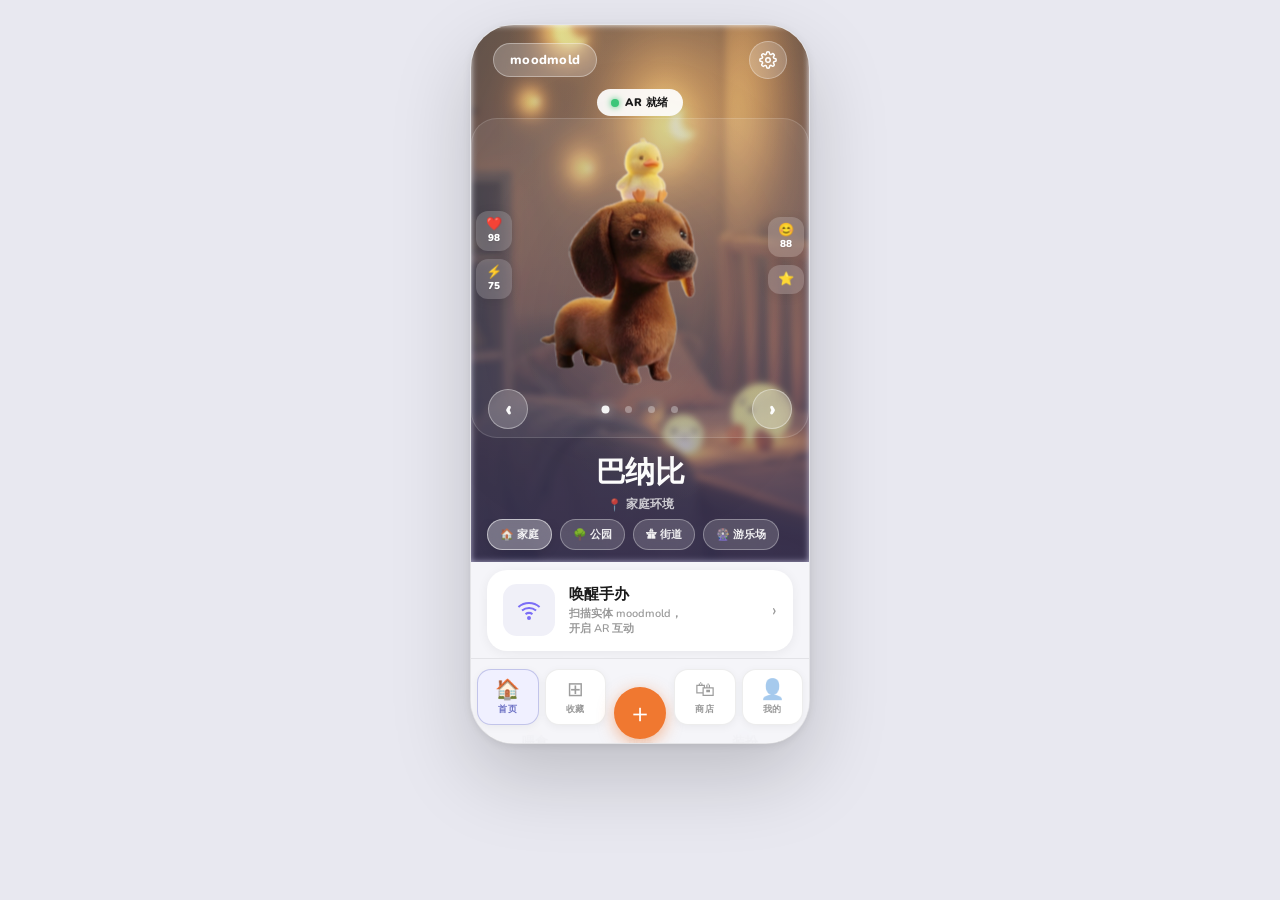
<file: .head_moodmold.html>
<!DOCTYPE html>
<html lang="zh">
<head>
<meta charset="UTF-8"/>
<meta name="viewport" content="width=device-width, initial-scale=1.0"/>
<title>Moodmold · 数字宠物</title>
<link rel="preconnect" href="https://fonts.googleapis.com"/>
<link href="https://fonts.googleapis.com/css2?family=Nunito:wght@400;600;700;800;900;1000&display=swap" rel="stylesheet"/>
<style>
*{box-sizing:border-box;margin:0;padding:0;}
:root{
  --orange:#F07830;--orange2:#F5A24B;--orange-dark:#D05E18;
  --pink:#e8547a;--green:#3DC87A;--purple:#7B6EF6;
  --blue:#8A8FD4;--blue2:#6B70C4;
  --white:#fff;--bg:#f5f5f9;--text:#1a1a1a;--muted:#999;
  --font:'Nunito',sans-serif;
}
body{font-family:var(--font);background:#e8e8f0;display:flex;flex-direction:column;align-items:center;justify-content:flex-start;padding:24px 16px 40px;min-height:100vh;}

.phone-shell{width:340px;height:720px;border-radius:44px;overflow:hidden;box-shadow:0 32px 80px rgba(0,0,0,0.18),0 2px 8px rgba(0,0,0,0.08);background:var(--bg);position:relative;border:1px solid rgba(0,0,0,0.07);display:flex;flex-direction:column;}

.screen{display:none;flex:1;min-height:0;flex-direction:column;overflow-y:auto;overflow-x:hidden;-webkit-overflow-scrolling:touch;}
.screen.active{display:flex;}
#sc-home{scroll-padding-bottom:92px;overflow-x:visible;}
#sc-home .home-cards{margin-top:-12px;padding-top:20px;}

/* ══════════ HOME ══════════ */
.home-hero{
  background:none;
  padding:0 0 0;
  position:relative;
  overflow:visible;
  z-index:1;
  display:flex;
  flex-direction:column;
  align-items:center;
}
.home-hero-bg{position:absolute;inset:0;z-index:0;overflow:hidden;pointer-events:none;}
.home-hero-bg-blur{
  position:absolute;
  inset:0;
  width:100%;
  height:100%;
  background:url(assets/bg2.png) center center/cover no-repeat;
  filter:blur(3px) brightness(0.88) saturate(0.82);
  opacity:0.82;
  transition:opacity .45s ease,filter .45s ease;
}
.home-hero.scene-park .home-hero-bg-blur{background-image:url(assets/bg1.png);}
.home-hero.scene-street .home-hero-bg-blur{background-image:url(assets/bg3.png);}
.home-hero.scene-playground .home-hero-bg-blur{background-image:url(assets/bg4.png);}
.home-hero::before{
  content:'';
  position:absolute;
  inset:0;
  z-index:1;
  pointer-events:none;
  transition:opacity .45s ease;
  background:
    radial-gradient(ellipse at 55% 25%,rgba(255,240,180,0.1) 0%,transparent 62%),
    linear-gradient(180deg,rgba(255,255,255,0.06) 0%,rgba(55,45,120,0.38) 100%);
}
.home-hero.scene-park::before{
  background:
    radial-gradient(ellipse at 50% 25%,rgba(255,255,220,0.08) 0%,transparent 58%),
    linear-gradient(180deg,rgba(255,255,255,0.04) 0%,rgba(20,50,35,0.42) 100%);
}
.home-hero.scene-street::before{
  background:
    radial-gradient(ellipse at 70% 18%,rgba(255,210,150,0.08) 0%,transparent 55%),
    linear-gradient(180deg,rgba(255,255,255,0.03) 0%,rgba(25,35,55,0.48) 100%);
}
.home-hero.scene-playground::before{
  background:
    radial-gradient(ellipse at 45% 20%,rgba(255,255,255,0.1) 0%,transparent 58%),
    linear-gradient(180deg,rgba(255,255,255,0.04) 0%,rgba(90,30,60,0.4) 100%);
}

.scene-strip{display:flex;flex-direction:row;flex-wrap:nowrap;gap:8px;margin-top:6px;padding:0 16px 12px;align-self:stretch;width:100%;max-width:340px;box-sizing:border-box;overflow-x:auto;-webkit-overflow-scrolling:touch;scrollbar-width:none;position:relative;z-index:2;}
.scene-strip::-webkit-scrollbar{display:none;}
.scene-chip{flex:0 0 auto;display:inline-flex;align-items:center;gap:4px;padding:7px 12px;border-radius:999px;font-size:11px;font-weight:800;font-family:var(--font);color:rgba(255,255,255,0.92);background:rgba(255,255,255,0.16);backdrop-filter:blur(8px);border:1px solid rgba(255,255,255,0.32);cursor:pointer;transition:background .2s,transform .15s,border-color .2s;white-space:nowrap;}
.scene-chip:active{transform:scale(0.97);}
.scene-chip.on{background:rgba(255,255,255,0.32);border-color:rgba(255,255,255,0.55);box-shadow:0 2px 12px rgba(0,0,0,0.1);}

.home-topbar{align-self:stretch;width:100%;box-sizing:border-box;display:flex;justify-content:space-between;align-items:center;padding:16px 22px 0;position:relative;z-index:2;}
.brand-pill{background:rgba(255,255,255,0.22);backdrop-filter:blur(8px);border:1px solid rgba(255,255,255,0.35);border-radius:20px;padding:7px 16px;font-size:13px;font-weight:800;color:#fff;letter-spacing:0.02em;}
.settings-btn{width:38px;height:38px;background:rgba(255,255,255,0.2);border-radius:50%;display:flex;align-items:center;justify-content:center;cursor:pointer;border:1px solid rgba(255,255,255,0.3);}
.settings-btn svg{width:18px;height:18px;stroke:#fff;fill:none;stroke-width:2;}

.vr-badge{display:flex;align-items:center;gap:6px;background:rgba(255,255,255,0.92);border-radius:20px;padding:6px 14px;font-size:11px;font-weight:900;color:var(--text);width:fit-content;margin:10px auto 0;letter-spacing:0.04em;position:relative;z-index:2;}
.vr-dot{width:8px;height:8px;background:var(--green);border-radius:50%;box-shadow:0 0 6px var(--green);}

.pet-stage-wrap{display:flex;flex-direction:column;align-items:stretch;justify-content:flex-start;width:100%;max-width:340px;margin:2px auto 4px;padding:8px 12px 8px;box-sizing:border-box;align-self:center;border-radius:26px;background:rgba(255,255,255,0.07);border:1px solid rgba(255,255,255,0.14);position:relative;z-index:3;}
.pet-stage{display:flex;flex-direction:row;align-items:center;justify-content:center;gap:0;width:100%;padding:0;margin:0;}
.pet-bubble-col{display:flex;flex-direction:column;justify-content:center;gap:8px;flex:0 0 36px;align-items:center;min-height:100px;}
.pet-display{position:relative;width:256px;height:256px;margin:0;z-index:4;cursor:pointer;overflow:visible;flex-shrink:0;transform-origin:center center;}
.pet-display.pet-tap-fx{animation:pet-tap-pulse .45s ease;}
@keyframes pet-tap-pulse{0%,100%{transform:scale(1)}50%{transform:scale(1.04)}}
.pet-3d-stage{position:absolute;inset:0;perspective:920px;perspective-origin:50% 52%;touch-action:none;cursor:grab;-webkit-user-select:none;user-select:none;}
.pet-3d-stage:active{cursor:grabbing;}
.pet-img-wrap{position:absolute;inset:0;display:flex;align-items:center;justify-content:center;animation:float 3.5s ease-in-out infinite;overflow:visible;pointer-events:none;}
.pet-3d-spin{transform-style:preserve-3d;will-change:transform;backface-visibility:visible;}
.pet-home-img{width:220px;max-width:92%;height:auto;max-height:240px;object-fit:contain;object-position:center center;display:block;margin:0 auto;pointer-events:none;filter:drop-shadow(0 8px 20px rgba(0,0,0,0.18));transform:scale(3.51);transform-origin:center center;transition:transform .2s ease;backface-visibility:visible;}
@keyframes float{0%,100%{transform:translateY(0)}50%{transform:translateY(-6px)}}

.pet-bubble{position:relative;display:flex;flex-direction:column;align-items:center;justify-content:center;gap:2px;width:100%;max-width:36px;padding:7px 2px;min-height:0;border-radius:12px;background:rgba(255,255,255,0.18);backdrop-filter:blur(10px);-webkit-backdrop-filter:blur(10px);border:1px solid rgba(255,255,255,0.38);box-shadow:0 2px 12px rgba(0,0,0,0.08);cursor:pointer;z-index:7;font-family:var(--font);border:none;outline:none;transition:transform .15s,background .15s;}
.pet-bubble:active{transform:scale(0.96);}
.pet-bubble-icon{font-size:13px;line-height:1;display:flex;align-items:center;justify-content:center;}
.pet-bubble-val{font-size:10px;font-weight:900;color:#fff;letter-spacing:-0.02em;text-shadow:0 1px 2px rgba(0,0,0,0.12);line-height:1.1;}
.pet-bubble--icononly{padding:8px 4px;gap:0;}
.pet-bubble--icononly .pet-bubble-val{display:none;}

.pet-swipe-row{display:flex;align-items:center;justify-content:center;gap:14px;padding:6px 4px 0;margin-top:0;width:100%;box-sizing:border-box;}
.pet-sw-btn{width:40px;height:40px;border-radius:50%;border:1px solid rgba(255,255,255,0.38);background:rgba(255,255,255,0.2);backdrop-filter:blur(8px);color:#fff;font-size:22px;font-weight:900;line-height:1;cursor:pointer;display:flex;align-items:center;justify-content:center;font-family:var(--font);transition:transform .15s,background .15s;flex-shrink:0;}
.pet-sw-btn:active{transform:scale(0.94);}
.pet-sw-dots{display:flex;align-items:center;justify-content:center;gap:4px;flex:1;min-width:0;}
.pet-sw-dot{border:none;padding:6px;background:transparent;cursor:pointer;display:flex;align-items:center;justify-content:center;flex-shrink:0;}
.pet-sw-dot::after{content:'';width:7px;height:7px;border-radius:50%;background:rgba(255,255,255,0.35);transition:background .2s,transform .2s,box-shadow .2s;}
.pet-sw-dot.on::after{background:#fff;transform:scale(1.15);box-shadow:0 0 10px rgba(255,255,255,0.55);}

.pet-name-area{text-align:center;padding:10px 16px 0;position:relative;z-index:2;width:100%;max-width:340px;box-sizing:border-box;}
.pet-name{font-size:30px;font-weight:1000;color:#fff;letter-spacing:-0.5px;}
.pet-location{display:flex;align-items:center;justify-content:center;gap:4px;font-size:12px;font-weight:700;color:rgba(255,255,255,0.75);margin-top:3px;}

.home-cards{background:var(--bg);border-radius:28px 28px 0 0;padding:16px 16px 100px;display:flex;flex-direction:column;gap:10px;position:relative;z-index:0;margin-top:0;}

.wake-card{background:#fff;border-radius:20px;padding:14px 16px;display:flex;align-items:center;gap:14px;cursor:pointer;transition:transform .15s;box-shadow:0 2px 12px rgba(0,0,0,0.06);}
.wake-card:hover{transform:scale(1.01);}
.wake-icon{width:52px;height:52px;background:#f0f0f8;border-radius:14px;display:flex;align-items:center;justify-content:center;flex-shrink:0;}
.wake-icon svg{width:24px;height:24px;stroke:var(--purple);fill:none;stroke-width:2;}
.wake-text{flex:1;min-width:0;}
.wake-title{font-size:15px;font-weight:900;color:var(--text);}
.wake-sub{font-size:11px;color:var(--muted);font-weight:600;margin-top:2px;line-height:1.4;}

.actions-row{display:grid;grid-template-columns:repeat(3,1fr);gap:10px;}
.action-card{background:#fff;border-radius:18px;padding:17px 8px 13px;display:flex;flex-direction:column;align-items:center;gap:9px;cursor:pointer;transition:all .18s;box-shadow:0 2px 10px rgba(0,0,0,0.05);}
.action-card:hover{transform:translateY(-3px);box-shadow:0 8px 22px rgba(0,0,0,0.1);}
.action-icon-wrap{width:46px;height:46px;border-radius:14px;display:flex;align-items:center;justify-content:center;font-size:22px;}
.action-lbl{font-size:13px;font-weight:800;color:var(--text);}

.stats-row{display:grid;grid-template-columns:repeat(3,1fr);gap:8px;}
.stat-card{background:#fff;border-radius:14px;padding:10px 8px;text-align:center;box-shadow:0 2px 8px rgba(0,0,0,0.05);}
.stat-val{font-size:18px;font-weight:1000;color:var(--text);}
.stat-lbl{font-size:9px;color:var(--muted);font-weight:700;margin-top:1px;}
.stat-bar{height:4px;border-radius:3px;background:#eee;margin-top:6px;overflow:hidden;}
.stat-fill{height:100%;border-radius:3px;}

.story-card{background:#fff;border-radius:16px;padding:13px 15px;box-shadow:0 2px 8px rgba(0,0,0,0.05);}
.story-label{font-size:9px;font-weight:900;letter-spacing:0.06em;color:var(--muted);margin-bottom:5px;}
.story-text{font-size:12px;font-weight:600;color:#555;line-height:1.6;}

.bottom-nav{position:absolute;bottom:0;left:0;right:0;z-index:30;width:100%;box-sizing:border-box;background:rgba(245,245,249,0.96);backdrop-filter:blur(12px);border-top:1px solid rgba(0,0,0,0.07);padding:10px 6px 18px;padding-bottom:max(18px,env(safe-area-inset-bottom));display:flex;align-items:flex-end;justify-content:space-between;gap:6px;}
.nav-item{flex:1 1 0;min-width:0;display:flex;flex-direction:column;align-items:center;justify-content:center;gap:4px;cursor:pointer;padding:10px 4px 9px;margin:0;font-family:var(--font);background:#fff;border:1px solid rgba(0,0,0,0.07);border-radius:14px;box-shadow:0 2px 8px rgba(0,0,0,0.05);transition:transform .15s,box-shadow .15s,background .15s;-webkit-tap-highlight-color:transparent;appearance:none;-webkit-appearance:none;}
.nav-item:active{transform:scale(0.97);}
.nav-item--current{background:#f0f0ff;border-color:rgba(107,112,196,0.35);}
.nav-item:focus-visible{outline:2px solid var(--blue2);outline-offset:2px;}
.nav-icon{font-size:20px;opacity:0.38;line-height:1;}
.nav-icon.active{opacity:1;}
.nav-lbl{font-size:9px;font-weight:800;color:var(--muted);letter-spacing:0.04em;width:100%;text-align:center;line-height:1.2;white-space:nowrap;overflow:hidden;text-overflow:ellipsis;}
.nav-lbl.active{color:var(--blue2);}
.nav-create{flex:0 0 52px;width:52px;height:52px;padding:0;background:var(--orange);border:none;border-radius:50%;display:flex;align-items:center;justify-content:center;font-size:26px;color:#fff;box-shadow:0 4px 16px rgba(240,120,48,0.5);cursor:pointer;margin:0 2px -14px;transition:all .2s;font-family:var(--font);-webkit-tap-highlight-color:transparent;appearance:none;-webkit-appearance:none;}
.nav-create:hover{transform:scale(1.08);}
.nav-create:active{transform:scale(0.95);}

/* ══════════ PLAY / AR ══════════ */
.play-header{background:linear-gradient(160deg,#8A8FD4,#6B70C4);padding:20px 22px 14px;position:relative;overflow:hidden;}
.back-row{display:flex;align-items:center;justify-content:space-between;position:relative;z-index:2;margin-bottom:10px;}
.back-btn{display:flex;align-items:center;gap:5px;cursor:pointer;}
.back-ch{font-size:20px;font-weight:900;color:#fff;}
.back-txt{font-size:13px;font-weight:800;color:#fff;}
.play-nav-title{font-size:14px;font-weight:900;color:#fff;}
.play-more{font-size:18px;color:rgba(255,255,255,0.6);}

.ar-viewport{position:relative;height:200px;margin:0 14px;border-radius:22px;overflow:hidden;cursor:pointer;background:linear-gradient(170deg,#9BA2E0 0%,#7B82CC 60%,#B890D0 100%);}
.ar-grid{position:absolute;inset:0;background-image:repeating-linear-gradient(0deg,rgba(255,255,255,0.07) 0,rgba(255,255,255,0.07) 1px,transparent 1px,transparent 24px),repeating-linear-gradient(90deg,rgba(255,255,255,0.07) 0,rgba(255,255,255,0.07) 1px,transparent 1px,transparent 24px);}
.ar-floor{position:absolute;bottom:0;left:0;right:0;height:60px;background:linear-gradient(0deg,rgba(180,160,220,0.45),transparent);}
.ar-pet-wrap{position:absolute;inset:0;display:flex;align-items:center;justify-content:center;animation:ar-float 3s ease-in-out infinite;}
@keyframes ar-float{0%,100%{transform:translateY(0)}50%{transform:translateY(-10px)}}
.ar-glow{position:absolute;bottom:24px;left:50%;transform:translateX(-50%);width:90px;height:18px;background:rgba(255,200,80,0.28);border-radius:50%;filter:blur(6px);}
.ar-live-badge{position:absolute;top:10px;left:12px;font-size:9px;font-weight:900;background:rgba(255,255,255,0.2);color:#fff;border-radius:8px;padding:3px 10px;letter-spacing:0.1em;}
.ar-nfc-btn{position:absolute;top:10px;right:12px;font-size:9px;font-weight:800;background:rgba(255,255,255,0.22);color:#fff;border-radius:8px;padding:3px 10px;cursor:pointer;border:1px solid rgba(255,255,255,0.3);}
.ar-sp{position:absolute;color:#FFD700;font-size:12px;animation:ar-twinkle var(--d) var(--dl) ease-in-out infinite;pointer-events:none;}
@keyframes ar-twinkle{0%,100%{opacity:0;transform:scale(0.4) translateY(0)}50%{opacity:1;transform:scale(1) translateY(-6px)}}

.pet-info-strip{display:flex;align-items:center;gap:12px;background:#fff;margin:10px 14px 0;border-radius:18px;padding:12px 14px;box-shadow:0 2px 10px rgba(0,0,0,0.06);}
.pet-av{width:46px;height:46px;border-radius:14px;background:linear-gradient(135deg,#c8a8e8,#8A8FD4);display:flex;align-items:center;justify-content:center;font-size:24px;flex-shrink:0;overflow:hidden;}
.pet-av-img{width:100%;height:100%;object-fit:cover;display:block;}
.pet-inf-name{font-size:15px;font-weight:900;color:var(--text);}
.pet-inf-breed{font-size:10px;color:var(--muted);font-weight:700;}
.mood-pill{background:#f0f0ff;color:var(--blue2);font-size:10px;font-weight:800;border-radius:12px;padding:4px 11px;}

.ar-actions{display:grid;grid-template-columns:repeat(4,1fr);gap:8px;padding:10px 14px 0;}
.ar-act{background:#fff;border-radius:14px;padding:11px 4px 8px;display:flex;flex-direction:column;align-items:center;gap:4px;cursor:pointer;transition:all .18s;border:2px solid transparent;box-shadow:0 2px 8px rgba(0,0,0,0.05);}
.ar-act:hover{transform:scale(1.05);}
.ar-act.on{background:#f0f0ff;border-color:var(--blue2);}
.ar-act-icon{font-size:20px;}
.ar-act-lbl{font-size:8px;font-weight:800;color:var(--muted);}
.ar-act.on .ar-act-lbl{color:var(--blue2);}

.ar-stats{display:grid;grid-template-columns:repeat(3,1fr);gap:8px;padding:8px 14px 0;}
.ar-stat{background:#fff;border-radius:12px;padding:9px 6px;text-align:center;box-shadow:0 2px 6px rgba(0,0,0,0.05);}
.ar-sv{font-size:16px;font-weight:1000;color:var(--text);}
.ar-sl{font-size:8px;color:var(--muted);font-weight:700;margin-top:1px;}
.ar-sb{height:4px;border-radius:3px;background:#eee;margin-top:5px;overflow:hidden;}
.ar-sf{height:100%;border-radius:3px;transition:width .5s ease;}

.nfc-strip{display:flex;align-items:center;justify-content:center;gap:7px;background:#f0f0ff;border-radius:14px;padding:9px 12px;cursor:pointer;margin:8px 14px 0;transition:all .2s;}
.nfc-strip:hover{background:#e4e4ff;}
.nfc-txt{font-size:10px;font-weight:800;color:var(--blue2);}

.ar-cta{background:linear-gradient(90deg,#8A8FD4,#6B70C4);color:#fff;border-radius:16px;padding:13px;font-size:14px;font-weight:900;text-align:center;cursor:pointer;margin:8px 14px 12px;transition:all .2s;border:none;font-family:var(--font);display:block;width:calc(100% - 28px);}
.ar-cta:hover{opacity:0.9;transform:translateY(-1px);}

/* ══════════ FEED ══════════ */
.subscreen-header{background:linear-gradient(135deg,#8A8FD4,#6B70C4);padding:20px 22px 22px;}
.sub-back{display:flex;align-items:center;gap:8px;cursor:pointer;margin-bottom:12px;}
.sub-title{font-size:20px;font-weight:900;color:#fff;}
.subscreen-body{flex:1;min-height:0;padding:14px 14px 32px;display:flex;flex-direction:column;gap:11px;background:var(--bg);overflow-y:auto;}

.hb-wrap{background:#fff;border-radius:14px;padding:12px 14px;box-shadow:0 2px 8px rgba(0,0,0,0.05);}
.hb-lbl{display:flex;justify-content:space-between;font-size:11px;font-weight:800;color:var(--text);margin-bottom:6px;}
.hb-track{height:10px;background:#f0f0f0;border-radius:8px;overflow:hidden;}
.hb-fill{height:100%;background:linear-gradient(90deg,#8A8FD4,#6B70C4);border-radius:8px;transition:width .5s ease;}

.food-grid{display:grid;grid-template-columns:repeat(3,1fr);gap:9px;}
.food-item{background:#fff;border-radius:14px;padding:13px 7px;display:flex;flex-direction:column;align-items:center;gap:5px;cursor:pointer;transition:all .18s;border:2px solid transparent;box-shadow:0 2px 7px rgba(0,0,0,0.05);}
.food-item:hover{border-color:var(--blue2);transform:scale(1.03);}
.food-item.sel{border-color:var(--blue2);background:#f0f0ff;}
.food-emoji{font-size:26px;}
.food-name{font-size:10px;font-weight:800;color:var(--text);}
.food-pts{font-size:9px;color:var(--blue2);font-weight:700;}
.sub-btn{background:linear-gradient(90deg,#8A8FD4,#6B70C4);color:#fff;border-radius:14px;padding:13px;font-size:14px;font-weight:900;text-align:center;cursor:pointer;border:none;font-family:var(--font);width:100%;}

/* ══════════ DRESS ══════════ */
.dress-preview{background:linear-gradient(135deg,#d4d0f0,#c0c8e8);padding:20px 22px 22px;text-align:center;}
.outfit-grid{display:grid;grid-template-columns:repeat(3,1fr);gap:9px;padding:14px;}
.outfit-card{background:#fff;border-radius:14px;padding:13px 7px;display:flex;flex-direction:column;align-items:center;gap:5px;cursor:pointer;transition:all .18s;border:2px solid transparent;box-shadow:0 2px 7px rgba(0,0,0,0.05);}
.outfit-card:hover{transform:scale(1.03);}
.outfit-card.wearing{border-color:var(--blue2);background:#f0f0ff;}

/* ══════════ CREATE ══════════ */
.create-header{background:linear-gradient(135deg,var(--orange2),var(--orange));padding:20px 22px 24px;}
.create-body{flex:1;min-height:0;padding:16px 16px 32px;display:flex;flex-direction:column;gap:12px;background:var(--bg);overflow-y:auto;}
.upload-big{border:2.5px dashed #ffc89a;border-radius:20px;background:#fff9f5;padding:26px;display:flex;flex-direction:column;align-items:center;gap:8px;cursor:pointer;transition:all .2s;}
.upload-big:hover,.upload-big.done{border-color:var(--orange);background:#fff4ec;}
.upload-big.has-preview{padding:14px;}
.visually-hidden{position:absolute;width:1px;height:1px;padding:0;margin:-1px;overflow:hidden;clip:rect(0,0,0,0);white-space:nowrap;border:0;}
.upload-preview-img{width:100%;max-height:150px;object-fit:cover;border-radius:14px;display:none;box-shadow:0 2px 12px rgba(0,0,0,0.08);}
.upload-big.has-preview .upload-preview-img{display:block;}
.upload-big.has-preview .upload-big-icon{display:none;}
.upload-big-icon{width:48px;height:48px;background:var(--orange);border-radius:50%;display:flex;align-items:center;justify-content:center;font-size:22px;}
.upload-big-txt{font-size:14px;font-weight:900;color:var(--orange);}
.upload-big-sub{font-size:11px;color:var(--muted);}
.cf-label{font-size:10px;font-weight:900;letter-spacing:0.05em;color:var(--muted);margin-bottom:3px;}
.cf-input{background:#fff;border-radius:12px;padding:10px 13px;font-size:13px;font-family:var(--font);font-weight:600;border:1.5px solid transparent;transition:all .2s;width:100%;outline:none;box-shadow:0 1px 6px rgba(0,0,0,0.05);}
.cf-input:focus{border-color:var(--orange);}
.cf-input::placeholder{color:#ccc;}
.cf-row{display:grid;grid-template-columns:1fr 1fr;gap:10px;}
.chips-wrap{display:flex;flex-wrap:wrap;gap:6px;}
.chip{padding:6px 12px;border-radius:20px;font-size:11px;font-weight:800;background:#f0f0f0;color:#888;cursor:pointer;transition:all .2s;border:1.5px solid transparent;user-select:none;}
.chip.on{background:#fff4ec;color:var(--orange-dark);border-color:var(--orange);}
.create-btn{background:var(--orange);color:#fff;border-radius:16px;padding:14px;font-size:14px;font-weight:900;text-align:center;cursor:pointer;transition:all .2s;border:none;font-family:var(--font);width:100%;}
.create-btn:hover{background:var(--orange-dark);}

/* ══════════ GENERATING ══════════ */
.gen-hero{flex-shrink:0;background:linear-gradient(160deg,#F5A24B,#F07830,#e8547a);padding:28px 22px 32px;display:flex;flex-direction:column;align-items:center;gap:6px;}
#sc-gen.screen{overflow:hidden;}
.gen-orb-wrap{position:relative;width:140px;height:140px;display:flex;align-items:center;justify-content:center;}
.gen-ring{position:absolute;border-radius:50%;border:2px solid rgba(255,255,255,0.3);}
.gen-ring.r1{inset:-12px;animation:pulse-r 2s infinite;}
.gen-ring.r2{inset:-24px;animation:pulse-r 2s .5s infinite;}
.gen-ring.r3{inset:-38px;animation:pulse-r 2s 1s infinite;}
@keyframes pulse-r{0%,100%{opacity:1}50%{opacity:.3}}
.gen-orb{width:120px;height:120px;background:rgba(255,255,255,0.2);border-radius:50%;display:flex;align-items:center;justify-content:center;font-size:56px;border:2px solid rgba(255,255,255,0.35);overflow:hidden;}
.gen-orb-img{width:100%;height:100%;object-fit:cover;border-radius:50%;display:block;}
.gen-body{flex:1;min-height:0;padding:12px 10px 14px;background:var(--bg);display:flex;flex-direction:column;gap:10px;overflow:hidden;}
.prog-card{flex-shrink:0;background:#fff;border-radius:16px;padding:14px;box-shadow:0 2px 8px rgba(0,0,0,0.05);}
.prog-head{display:flex;justify-content:space-between;font-size:11px;font-weight:800;color:var(--text);margin-bottom:8px;}
.prog-pct{color:var(--orange);}
.prog-track{height:9px;background:#f0f0f0;border-radius:6px;overflow:hidden;}
.prog-fill{height:100%;border-radius:6px;background:linear-gradient(90deg,var(--orange2),var(--orange));width:0%;transition:width .08s linear;}
.steps-list{flex:1;min-height:0;display:flex;flex-direction:column;gap:7px;width:100%;}
.step-card{flex:1 1 0;min-height:44px;width:100%;background:#fff;border-radius:14px;padding:0 12px;box-shadow:0 2px 8px rgba(0,0,0,0.05);border:1px solid rgba(0,0,0,0.06);display:flex;align-items:center;transition:border-color .25s,box-shadow .25s,background .25s;}
.step-card--wait{background:#fff;}
.step-card--active{border-color:rgba(240,120,48,0.45);box-shadow:0 4px 14px rgba(240,120,48,0.14);background:#fffdfb;}
.step-card--done{border-color:rgba(61,200,122,0.28);background:#f8fffb;}
.step-row{display:flex;align-items:center;gap:10px;width:100%;}
.step-dot{width:22px;height:22px;border-radius:50%;flex-shrink:0;display:flex;align-items:center;justify-content:center;font-size:10px;font-weight:900;transition:all .3s;}
.s-done{background:var(--green);color:#fff;}
.s-active{background:var(--orange);color:#fff;}
.s-wait{background:#f0f0f0;color:#ccc;}
.step-txt{font-size:12px;font-weight:700;transition:color .3s;}
.t-done{color:var(--green);}
.t-active{color:var(--orange);}
.t-wait{color:#ccc;}

/* ══════════ SHOP ══════════ */
#sc-shop.screen{overflow:hidden;}
.shop-header{flex-shrink:0;background:linear-gradient(135deg,var(--orange2),var(--orange));padding:20px 22px 22px;}
.shop-tagline{font-size:11px;font-weight:700;color:rgba(255,255,255,0.88);margin-top:6px;line-height:1.4;}
.shop-body{flex:1;min-height:0;padding:10px 12px 14px;background:var(--bg);display:flex;flex-direction:column;gap:8px;overflow:hidden;}
.shop-section-lbl{flex-shrink:0;font-size:11px;font-weight:900;letter-spacing:0.08em;color:var(--muted);}
.shop-sku-list{flex:1;min-height:0;display:flex;flex-direction:column;gap:10px;}
.shop-product-row{position:relative;flex:1 1 0;min-height:0;display:flex;flex-direction:column;align-items:center;justify-content:center;gap:12px;background:#fff;border-radius:22px;padding:20px 16px 22px;box-shadow:0 4px 18px rgba(0,0,0,0.07);cursor:pointer;border:2px solid rgba(0,0,0,0.05);transition:transform .15s,border-color .15s,box-shadow .15s;}
.shop-product-row:active{transform:scale(0.987);}
.shop-product-row:hover{border-color:rgba(240,120,48,0.38);box-shadow:0 8px 24px rgba(240,120,48,0.14);}
.shop-product-row--jew:hover{border-color:rgba(123,110,246,0.45);box-shadow:0 8px 24px rgba(138,143,212,0.18);}
.shop-p-thumb{width:100px;height:100px;border-radius:26px;display:flex;align-items:center;justify-content:center;flex-shrink:0;overflow:hidden;background:#f2f2f5;}
.shop-p-thumb--fig{background:linear-gradient(145deg,#ffe8dc,#ffc9a8);}
.shop-p-thumb--jew{background:linear-gradient(145deg,#f0e8ff,#e4d4ff);}
.shop-p-thumb-img{width:100%;height:100%;object-fit:cover;display:block;}
.shop-p-meta{flex-shrink:0;min-width:0;width:100%;text-align:center;padding:0 28px 0 12px;}
.shop-p-title{font-size:21px;font-weight:1000;color:var(--text);letter-spacing:-0.3px;}
.shop-p-desc{font-size:12px;font-weight:700;color:var(--muted);margin-top:6px;line-height:1.45;}
.shop-p-price{font-size:18px;font-weight:1000;color:var(--orange);margin-top:10px;letter-spacing:-0.02em;}
.shop-product-row--jew .shop-p-price{color:var(--purple);}
.shop-p-go{position:absolute;top:14px;right:12px;font-size:32px;font-weight:900;color:#d8d8e0;line-height:1;}
.shop-detail-head{flex-shrink:0;background:linear-gradient(135deg,#e8a87c,#c96d45);padding:18px 22px 20px;}
.shop-detail-title{font-size:19px;font-weight:900;color:#fff;margin-top:2px;}
.shop-detail-body{flex:1;min-height:0;padding:14px 14px 22px;background:var(--bg);overflow-y:auto;}
#sc-shop-figurine.screen{overflow:hidden;}
#sc-shop-figurine .shop-detail-body{display:flex;flex-direction:column;gap:6px;padding:8px 10px 16px;overflow-y:auto;}
#sc-shop-figurine .fig-preview{flex:1 1 0;min-height:120px;display:flex;flex-direction:column;align-items:stretch;justify-content:flex-start;gap:0;background:#fff;border-radius:18px;padding:0 0 8px;text-align:center;box-shadow:0 2px 10px rgba(0,0,0,0.05);border:1px solid rgba(0,0,0,0.05);margin:0;overflow:hidden;}
#sc-shop-figurine .fig-preview-img-wrap{flex:1 1 0;min-height:88px;width:100%;display:grid;grid-template:1fr / 1fr;overflow:hidden;background:#ebe8e4;}
#sc-shop-figurine .fig-preview-img{grid-area:1 / 1;width:100%;height:100%;min-height:0;object-fit:cover;object-position:center center;display:block;}
#sc-shop-figurine .fig-preview-cap{flex-shrink:0;font-size:11px;font-weight:800;color:var(--muted);line-height:1.4;padding:8px 12px 0;}
#sc-shop-figurine .fig-group{flex:1 1 0;min-height:0;display:flex;flex-direction:column;background:#fff;border-radius:16px;padding:10px 10px 10px;box-shadow:0 2px 10px rgba(0,0,0,0.05);border:1px solid rgba(0,0,0,0.06);margin:0;}
#sc-shop-figurine .fig-group--size{flex:0 0 auto;min-height:0;padding:7px 10px 8px;}
#sc-shop-figurine .fig-group--size .fig-group-lbl{margin:0 0 4px;font-size:9px;opacity:0.85;}
#sc-shop-figurine .fig-group--size .fig-chips{flex:0 0 auto;min-height:0;}
#sc-shop-figurine .fig-group--size .fig-chip{padding:6px 4px;font-size:14px;font-weight:900;border-radius:12px;}
#sc-shop-figurine .fig-group--mat{flex:0 0 auto;min-height:0;}
#sc-shop-figurine .fig-group--mat .fig-chips{flex:0 0 auto;min-height:0;align-items:stretch;}
#sc-shop-figurine .fig-group-lbl{flex-shrink:0;font-size:10px;font-weight:900;letter-spacing:0.06em;color:var(--muted);margin:0 0 8px;}
#sc-shop-figurine .fig-chips{flex:1;min-height:0;display:flex;align-items:stretch;gap:8px;flex-wrap:nowrap;}
#sc-shop-figurine .fig-chip{flex:1 1 0;min-width:0;display:flex;align-items:center;justify-content:center;padding:12px 6px;border-radius:14px;font-size:14px;font-weight:800;}
#sc-shop-figurine .fig-chip--mat{flex-direction:column;gap:6px;padding:10px 4px 9px;}
#sc-shop-figurine .fig-mat-lbl{font-size:11px;font-weight:800;color:var(--text);line-height:1;}
#sc-shop-figurine .fig-chip.on .fig-mat-lbl{color:var(--orange-dark);}
.fig-mat-ball{width:42px;height:42px;border-radius:50%;flex-shrink:0;position:relative;transition:transform .2s ease;}
.fig-mat-ball--resin{background:radial-gradient(circle at 32% 28%,rgba(255,255,255,0.95) 0%,rgba(210,240,255,0.75) 22%,rgba(130,210,230,0.55) 42%,rgba(70,160,195,0.65) 100%);box-shadow:inset -5px -8px 12px rgba(255,255,255,0.55),inset 3px 4px 10px rgba(0,90,120,0.12),0 4px 12px rgba(40,120,160,0.28);border:1px solid rgba(255,255,255,0.65);}
.fig-mat-ball--wood{background:radial-gradient(circle at 28% 22%,#e8c9a0 0%,#a67c52 32%,#6b4423 58%,#3d2614 100%);box-shadow:inset -4px -6px 10px rgba(0,0,0,0.35),inset 3px 4px 8px rgba(255,220,180,0.22),0 4px 10px rgba(50,25,8,0.35);border:1px solid rgba(80,50,25,0.35);}
.fig-mat-ball--gold{background:radial-gradient(circle at 30% 25%,#fffef5 0%,#ffe566 18%,#e8ac20 42%,#b8860b 72%,#6a4a1c 100%);box-shadow:inset -3px -5px 8px rgba(120,70,10,0.45),inset 4px 5px 10px rgba(255,255,230,0.55),0 4px 14px rgba(200,140,30,0.42);border:1px solid rgba(180,130,40,0.45);}
#sc-shop-figurine .fig-chip.on .fig-mat-ball{transform:scale(1.06);}
.fig-preview{background:#fff;border-radius:18px;padding:20px 16px;text-align:center;box-shadow:0 2px 10px rgba(0,0,0,0.05);margin-bottom:14px;border:1px solid rgba(0,0,0,0.05);}
.fig-preview-emoji{font-size:52px;line-height:1;margin-bottom:8px;}
.fig-preview-cap{font-size:11px;font-weight:800;color:var(--muted);}
.fig-group{margin-bottom:14px;}
.fig-group-lbl{font-size:10px;font-weight:900;letter-spacing:0.06em;color:var(--muted);margin-bottom:8px;}
.fig-chips{display:flex;flex-wrap:wrap;gap:8px;}
.fig-chip{padding:10px 18px;border-radius:14px;font-size:13px;font-weight:800;background:#fff;color:var(--text);border:1.5px solid #e8e8e8;cursor:pointer;font-family:var(--font);transition:all .18s;-webkit-tap-highlight-color:transparent;}
.fig-chip.on{border-color:var(--orange);background:#fff4ec;color:var(--orange-dark);box-shadow:0 2px 8px rgba(240,120,48,0.12);}
.fig-summary{font-size:12px;font-weight:800;color:var(--text);background:#fff;border-radius:12px;padding:12px 14px;border:1px solid rgba(0,0,0,0.06);margin-top:4px;}
#sc-shop-figurine .fig-summary{flex-shrink:0;margin:0;border-radius:14px;}
#sc-shop-figurine .shop-cta{flex-shrink:0;margin:0;}
.shop-cta{background:var(--orange);color:#fff;border-radius:14px;padding:14px;font-size:14px;font-weight:900;border:none;width:100%;font-family:var(--font);margin-top:14px;cursor:pointer;transition:background .2s,transform .15s;}
.shop-cta:active{transform:scale(0.98);}
.jewel-grid{display:grid;grid-template-columns:repeat(2,1fr);gap:10px;}
.jewel-card{background:#fff;border-radius:16px;padding:14px 10px;display:flex;flex-direction:column;align-items:center;gap:6px;cursor:pointer;border:1.5px solid rgba(0,0,0,0.05);box-shadow:0 2px 8px rgba(0,0,0,0.05);transition:transform .15s,border-color .15s;}
.jewel-card:active{transform:scale(0.97);}
.jewel-card:hover{border-color:rgba(123,110,246,0.4);}
.jewel-emoji{font-size:32px;}
.jewel-name{font-size:11px;font-weight:900;color:var(--text);text-align:center;}
.jewel-price{font-size:10px;font-weight:800;color:var(--purple);}

/* NFC Sheet */
.overlay{position:fixed;inset:0;background:rgba(0,0,0,0.4);display:none;align-items:flex-end;z-index:500;}
.overlay.open{display:flex;}
.sheet{background:#fff;border-radius:28px 28px 0 0;padding:26px 22px 34px;width:100%;max-width:340px;margin:0 auto;animation:slide-up .3s;}
@keyframes slide-up{from{transform:translateY(60px);opacity:0}to{transform:translateY(0);opacity:1}}
.sheet-handle{width:40px;height:4px;background:#e0e0e0;border-radius:2px;margin:0 auto 18px;}
.sheet-title{font-size:17px;font-weight:900;text-align:center;color:var(--text);margin-bottom:5px;}
.sheet-sub{font-size:12px;font-weight:600;color:var(--muted);text-align:center;line-height:1.5;margin-bottom:18px;}
.sheet-btn{background:linear-gradient(90deg,#8A8FD4,#6B70C4);color:#fff;border-radius:13px;padding:13px;font-size:14px;font-weight:900;text-align:center;cursor:pointer;border:none;font-family:var(--font);width:100%;margin-bottom:8px;display:block;}
.sheet-btn-sec{background:#f5f5f5;color:var(--text);border-radius:13px;padding:11px;font-size:13px;font-weight:700;text-align:center;cursor:pointer;border:none;font-family:var(--font);width:100%;display:block;}

.toast{position:fixed;bottom:28px;left:50%;transform:translateX(-50%) translateY(16px);background:#1a1a1a;color:#fff;font-size:12px;font-weight:800;border-radius:20px;padding:10px 20px;opacity:0;transition:all .3s;pointer-events:none;z-index:999;white-space:nowrap;}
.toast.show{opacity:1;transform:translateX(-50%) translateY(0);}

/* ══════════ HEALTH DASHBOARD ══════════ */
.health-header{flex-shrink:0;background:linear-gradient(135deg,#3DC87A,#27a05e);padding:20px 22px 28px;position:relative;overflow:hidden;}
.health-header::after{content:'';position:absolute;bottom:-30px;left:-20px;right:-20px;height:60px;background:#f5f5f9;border-radius:50%;z-index:1;}
.health-body{flex:1;min-height:0;padding:14px 14px 32px;background:var(--bg);overflow-y:auto;display:flex;flex-direction:column;gap:12px;}

.health-score-ring{display:flex;flex-direction:column;align-items:center;gap:2px;position:relative;z-index:2;flex-shrink:0;}
.health-score-circle{width:90px;height:90px;position:relative;margin:0 auto;}
.health-score-circle svg{width:90px;height:90px;transform:rotate(-90deg);}
.health-score-bg{fill:none;stroke:rgba(255,255,255,0.25);stroke-width:8;}
.health-score-arc{fill:none;stroke:#fff;stroke-width:8;stroke-linecap:round;stroke-dasharray:226;stroke-dashoffset:36;transition:stroke-dashoffset .8s ease;}
.health-score-num{position:absolute;inset:0;display:flex;flex-direction:column;align-items:center;justify-content:center;}
.health-score-val{font-size:26px;font-weight:1000;color:#fff;line-height:1;}
.health-score-unit{font-size:9px;font-weight:800;color:rgba(255,255,255,0.8);letter-spacing:0.05em;}
.health-score-lbl{font-size:12px;font-weight:800;color:rgba(255,255,255,0.85);margin-top:4px;}
.health-score-badge{background:rgba(255,255,255,0.2);border:1px solid rgba(255,255,255,0.4);border-radius:20px;padding:3px 12px;font-size:10px;font-weight:800;color:#fff;margin-top:4px;}

.health-pet-row{display:flex;align-items:center;gap:12px;margin-bottom:2px;position:relative;z-index:2;}
.health-pet-av{width:52px;height:52px;border-radius:16px;background:rgba(255,255,255,0.22);border:2px solid rgba(255,255,255,0.45);display:flex;align-items:center;justify-content:center;overflow:hidden;flex-shrink:0;}
.health-pet-av-img{width:100%;height:100%;object-fit:cover;display:block;}
.health-pet-info{flex:1;min-width:0;}
.health-pet-name{font-size:17px;font-weight:1000;color:#fff;}
.health-pet-meta{font-size:11px;font-weight:700;color:rgba(255,255,255,0.8);margin-top:2px;}

.health-section-lbl{font-size:10px;font-weight:900;letter-spacing:0.07em;color:var(--muted);}
.health-metrics-grid{display:grid;grid-template-columns:repeat(2,1fr);gap:9px;}
.health-metric-card{background:#fff;border-radius:16px;padding:13px 14px;display:flex;flex-direction:column;gap:6px;box-shadow:0 2px 8px rgba(0,0,0,0.05);}
.hm-top{display:flex;align-items:center;justify-content:space-between;}
.hm-icon-wrap{width:34px;height:34px;border-radius:10px;display:flex;align-items:center;justify-content:center;font-size:17px;flex-shrink:0;}
.hm-trend{font-size:9px;font-weight:800;padding:2px 7px;border-radius:8px;}
.hm-trend--up{background:#e8fff2;color:var(--green);}
.hm-trend--down{background:#fff0f3;color:var(--pink);}
.hm-trend--stable{background:#f0f0ff;color:var(--blue2);}
.hm-val{font-size:20px;font-weight:1000;color:var(--text);line-height:1;}
.hm-lbl{font-size:9px;font-weight:800;color:var(--muted);}
.hm-bar{height:4px;border-radius:3px;background:#eee;overflow:hidden;}
.hm-fill{height:100%;border-radius:3px;}

.health-vitals-card{background:#fff;border-radius:18px;padding:14px 16px;box-shadow:0 2px 8px rgba(0,0,0,0.05);}
.health-vitals-title{font-size:13px;font-weight:900;color:var(--text);margin-bottom:12px;display:flex;align-items:center;gap:6px;}
.vitals-list{display:flex;flex-direction:column;gap:10px;}
.vital-row{display:flex;align-items:center;gap:10px;}
.vital-icon{width:30px;height:30px;border-radius:9px;display:flex;align-items:center;justify-content:center;font-size:14px;flex-shrink:0;}
.vital-info{flex:1;min-width:0;}
.vital-name{font-size:11px;font-weight:800;color:var(--text);}
.vital-bar-wrap{display:flex;align-items:center;gap:6px;margin-top:3px;}
.vital-bar{flex:1;height:5px;border-radius:3px;background:#eee;overflow:hidden;}
.vital-fill{height:100%;border-radius:3px;}
.vital-pct{font-size:9px;font-weight:800;color:var(--muted);flex-shrink:0;width:24px;text-align:right;}

.health-records-card{background:#fff;border-radius:18px;padding:14px 16px;box-shadow:0 2px 8px rgba(0,0,0,0.05);}
.health-records-title{font-size:13px;font-weight:900;color:var(--text);margin-bottom:12px;display:flex;align-items:center;justify-content:space-between;}
.health-record-more{font-size:10px;font-weight:800;color:var(--green);cursor:pointer;}
.record-list{display:flex;flex-direction:column;gap:9px;}
.record-item{display:flex;align-items:center;gap:10px;padding:9px 12px;border-radius:12px;background:#f9f9fb;border:1px solid rgba(0,0,0,0.05);}
.record-dot{width:8px;height:8px;border-radius:50%;flex-shrink:0;}
.record-info{flex:1;min-width:0;}
.record-name{font-size:11px;font-weight:800;color:var(--text);}
.record-date{font-size:9px;font-weight:700;color:var(--muted);margin-top:1px;}
.record-tag{font-size:9px;font-weight:800;padding:2px 8px;border-radius:7px;flex-shrink:0;}

.health-tips-card{background:linear-gradient(135deg,#eafff3,#d6f5e6);border:1.5px solid rgba(61,200,122,0.22);border-radius:18px;padding:14px 16px;}
.health-tips-title{font-size:12px;font-weight:900;color:#27a05e;margin-bottom:9px;display:flex;align-items:center;gap:5px;}
.tip-item{display:flex;align-items:flex-start;gap:8px;margin-bottom:7px;}
.tip-item:last-child{margin-bottom:0;}
.tip-dot{width:6px;height:6px;border-radius:50%;background:var(--green);flex-shrink:0;margin-top:4px;}
.tip-text{font-size:11px;font-weight:600;color:#2a6644;line-height:1.5;}

.health-appt-card{background:#fff;border-radius:18px;padding:14px 16px;box-shadow:0 2px 8px rgba(0,0,0,0.05);}
.health-appt-title{font-size:13px;font-weight:900;color:var(--text);margin-bottom:11px;}
.appt-item{display:flex;align-items:center;gap:10px;background:#f9f9fb;border-radius:12px;padding:10px 12px;border-left:3px solid var(--green);}
.appt-date-col{display:flex;flex-direction:column;align-items:center;justify-content:center;width:36px;flex-shrink:0;}
.appt-month{font-size:9px;font-weight:900;color:var(--green);letter-spacing:0.05em;}
.appt-day{font-size:20px;font-weight:1000;color:var(--text);line-height:1;}
.appt-info{flex:1;min-width:0;}
.appt-name{font-size:12px;font-weight:800;color:var(--text);}
.appt-sub{font-size:10px;font-weight:700;color:var(--muted);margin-top:2px;}
.appt-btn{background:var(--green);color:#fff;border:none;border-radius:10px;padding:6px 12px;font-size:10px;font-weight:800;font-family:var(--font);cursor:pointer;flex-shrink:0;}
.appt-btn:active{opacity:0.85;}

/* ══════════ MBTI ══════════ */
.mbti-home-card{background:#fff;border-radius:20px;padding:0;overflow:hidden;box-shadow:0 2px 12px rgba(0,0,0,0.07);cursor:pointer;transition:transform .15s;border:1px solid rgba(0,0,0,0.05);}
.mbti-home-card:hover{transform:scale(1.01);}
.mbti-home-card:active{transform:scale(0.99);}
.mbti-home-top{background:linear-gradient(130deg,#7B6EF6,#a78bfa,#e879c0);padding:14px 16px 12px;display:flex;align-items:center;gap:12px;}
.mbti-type-badge{background:rgba(255,255,255,0.22);border:1.5px solid rgba(255,255,255,0.5);border-radius:14px;padding:5px 14px;font-size:22px;font-weight:1000;color:#fff;letter-spacing:1px;flex-shrink:0;backdrop-filter:blur(6px);}
.mbti-home-title-col{flex:1;min-width:0;}
.mbti-home-name{font-size:14px;font-weight:900;color:#fff;}
.mbti-home-sub{font-size:10px;font-weight:700;color:rgba(255,255,255,0.82);margin-top:2px;}
.mbti-home-arrow{font-size:18px;color:rgba(255,255,255,0.7);}
.mbti-home-traits{display:flex;gap:6px;padding:10px 14px 12px;flex-wrap:wrap;}
.mbti-trait-chip{font-size:10px;font-weight:800;padding:4px 10px;border-radius:20px;}

.mbti-header{flex-shrink:0;background:linear-gradient(145deg,#7B6EF6,#a78bfa 55%,#e879c0);padding:20px 22px 36px;position:relative;overflow:hidden;}
.mbti-header::after{content:'';position:absolute;bottom:-32px;left:-20px;right:-20px;height:64px;background:#f5f5f9;border-radius:50%;z-index:1;}
.mbti-header-deco{position:absolute;right:-20px;top:-20px;font-size:120px;opacity:0.08;line-height:1;pointer-events:none;user-select:none;}
.mbti-type-hero{font-size:52px;font-weight:1000;color:#fff;letter-spacing:3px;line-height:1;position:relative;z-index:2;}
.mbti-type-title{font-size:16px;font-weight:900;color:rgba(255,255,255,0.9);margin-top:4px;position:relative;z-index:2;}
.mbti-type-desc{font-size:11px;font-weight:700;color:rgba(255,255,255,0.75);margin-top:3px;position:relative;z-index:2;}
.mbti-pet-row{display:flex;align-items:center;gap:10px;margin-bottom:14px;position:relative;z-index:2;}
.mbti-pet-av{width:44px;height:44px;border-radius:14px;background:rgba(255,255,255,0.2);border:1.5px solid rgba(255,255,255,0.4);overflow:hidden;flex-shrink:0;}
.mbti-pet-av img{width:100%;height:100%;object-fit:cover;display:block;}
.mbti-pet-name{font-size:15px;font-weight:900;color:#fff;}
.mbti-pet-breed{font-size:10px;font-weight:700;color:rgba(255,255,255,0.78);}

.mbti-body{flex:1;min-height:0;padding:14px 14px 32px;background:var(--bg);overflow-y:auto;display:flex;flex-direction:column;gap:12px;}

.mbti-dim-card{background:#fff;border-radius:18px;padding:14px 16px;box-shadow:0 2px 8px rgba(0,0,0,0.05);}
.mbti-dim-title{font-size:12px;font-weight:900;color:var(--muted);letter-spacing:0.06em;margin-bottom:12px;}
.mbti-dim-row{display:flex;flex-direction:column;gap:10px;}
.mbti-dim-item{display:flex;flex-direction:column;gap:5px;}
.mbti-dim-labels{display:flex;justify-content:space-between;align-items:center;}
.mbti-dim-left{font-size:11px;font-weight:900;color:var(--purple);}
.mbti-dim-right{font-size:11px;font-weight:900;color:#bbb;}
.mbti-dim-pct{font-size:9px;font-weight:800;color:var(--muted);}
.mbti-dim-track{height:8px;border-radius:6px;background:#eee;overflow:hidden;position:relative;}
.mbti-dim-fill{height:100%;border-radius:6px;position:absolute;left:0;top:0;transition:width .7s ease;}

.mbti-traits-card{background:#fff;border-radius:18px;padding:14px 16px;box-shadow:0 2px 8px rgba(0,0,0,0.05);}
.mbti-traits-title{font-size:13px;font-weight:900;color:var(--text);margin-bottom:10px;}
.mbti-traits-wrap{display:flex;flex-wrap:wrap;gap:7px;}
.mbti-tag{font-size:11px;font-weight:800;padding:5px 12px;border-radius:20px;display:flex;align-items:center;gap:4px;}

.mbti-social-card{background:#fff;border-radius:18px;padding:14px 16px;box-shadow:0 2px 8px rgba(0,0,0,0.05);}
.mbti-social-title{font-size:13px;font-weight:900;color:var(--text);margin-bottom:12px;}
.mbti-social-list{display:flex;flex-direction:column;gap:9px;}
.mbti-social-row{display:flex;align-items:flex-start;gap:10px;}
.mbti-social-icon{width:32px;height:32px;border-radius:10px;display:flex;align-items:center;justify-content:center;font-size:15px;flex-shrink:0;}
.mbti-social-text{flex:1;font-size:11px;font-weight:600;color:#555;line-height:1.55;}
.mbti-social-text b{font-weight:900;color:var(--text);}

.mbti-compat-card{background:#fff;border-radius:18px;padding:14px 16px;box-shadow:0 2px 8px rgba(0,0,0,0.05);}
.mbti-compat-title{font-size:13px;font-weight:900;color:var(--text);margin-bottom:12px;}
.mbti-compat-grid{display:grid;grid-template-columns:repeat(2,1fr);gap:8px;}
.mbti-compat-item{border-radius:13px;padding:10px 12px;display:flex;flex-direction:column;gap:3px;}
.mbti-compat-type{font-size:15px;font-weight:1000;letter-spacing:1px;}
.mbti-compat-name{font-size:9px;font-weight:800;}
.mbti-compat-stars{font-size:11px;margin-top:2px;}

.mbti-quote-card{background:linear-gradient(135deg,#f3f0ff,#ede8ff);border:1.5px solid rgba(123,110,246,0.2);border-radius:18px;padding:15px 16px;}
.mbti-quote-mark{font-size:28px;color:rgba(123,110,246,0.35);line-height:1;margin-bottom:4px;}
.mbti-quote-text{font-size:12px;font-weight:700;color:#4a3f8a;line-height:1.65;font-style:italic;}
.mbti-quote-src{font-size:9px;font-weight:800;color:rgba(123,110,246,0.6);margin-top:7px;letter-spacing:0.04em;}

/* ══════════ CREATE ACTION SHEET ══════════ */
.create-act-row{display:flex;flex-direction:column;gap:9px;margin-bottom:14px;}
.create-act-item{display:flex;align-items:center;gap:13px;padding:13px 14px;border-radius:16px;background:#f9f9fb;cursor:pointer;transition:background .15s;border:1.5px solid transparent;}
.create-act-item:active{background:#f0f0f8;transform:scale(0.99);}
.create-act-item--primary{background:#fff4ec;border-color:rgba(240,120,48,0.2);}
.create-act-icon{width:46px;height:46px;border-radius:14px;display:flex;align-items:center;justify-content:center;font-size:22px;flex-shrink:0;}
.create-act-info{flex:1;min-width:0;}
.create-act-name{font-size:14px;font-weight:900;color:var(--text);}
.create-act-sub{font-size:10px;font-weight:600;color:var(--muted);margin-top:2px;line-height:1.4;}
.create-act-arrow{font-size:18px;color:#ccc;flex-shrink:0;}

/* ══════════ LOG (日常记录) ══════════ */
.log-header{flex-shrink:0;background:linear-gradient(145deg,#F07830,#F5A24B 55%,#ffc87a);padding:18px 20px 22px;position:relative;overflow:hidden;}
.log-header-deco{position:absolute;right:-12px;top:-16px;font-size:100px;opacity:0.09;pointer-events:none;user-select:none;}
.log-topbar{display:flex;justify-content:space-between;align-items:center;margin-bottom:12px;position:relative;z-index:2;}
.log-ai-badge{background:rgba(255,255,255,0.22);border:1px solid rgba(255,255,255,0.42);border-radius:20px;padding:5px 12px;font-size:11px;font-weight:800;color:#fff;cursor:pointer;backdrop-filter:blur(8px);}
.log-date-row{display:flex;align-items:center;gap:8px;position:relative;z-index:2;}
.log-date-pill{background:rgba(255,255,255,0.2);border:1px solid rgba(255,255,255,0.35);border-radius:20px;padding:5px 12px;font-size:11px;font-weight:800;color:#fff;display:flex;align-items:center;gap:5px;}
.log-pet-pill{background:rgba(255,255,255,0.2);border:1px solid rgba(255,255,255,0.35);border-radius:20px;padding:4px 10px 4px 5px;font-size:11px;font-weight:800;color:#fff;display:flex;align-items:center;gap:5px;}
.log-pet-mini-av{width:20px;height:20px;border-radius:6px;overflow:hidden;flex-shrink:0;}
.log-pet-mini-av img{width:100%;height:100%;object-fit:cover;display:block;}

.log-type-strip{flex-shrink:0;display:flex;flex-direction:row;gap:7px;padding:10px 14px 8px;background:var(--bg);overflow-x:auto;-webkit-overflow-scrolling:touch;scrollbar-width:none;border-bottom:1px solid rgba(0,0,0,0.05);}
.log-type-strip::-webkit-scrollbar{display:none;}
.log-type-chip{flex:0 0 auto;padding:6px 13px;border-radius:999px;font-size:11px;font-weight:800;font-family:var(--font);background:#fff;color:var(--muted);border:1.5px solid rgba(0,0,0,0.07);cursor:pointer;transition:all .18s;white-space:nowrap;box-shadow:0 1px 4px rgba(0,0,0,0.04);}
.log-type-chip.on{background:#fff4ec;color:var(--orange-dark);border-color:var(--orange);}

.log-body{flex:1;min-height:0;overflow-y:auto;padding:12px 14px 32px;display:flex;flex-direction:column;gap:11px;background:var(--bg);}

.log-entry-card{background:#fff;border-radius:18px;padding:14px;box-shadow:0 2px 10px rgba(0,0,0,0.06);display:flex;flex-direction:column;gap:10px;}
.log-textarea{width:100%;min-height:80px;resize:none;border:none;outline:none;font-size:13px;font-weight:600;font-family:var(--font);color:var(--text);line-height:1.6;background:transparent;}
.log-textarea::placeholder{color:#ccc;font-weight:600;}
.log-textarea-divider{height:1px;background:#f0f0f0;margin:0 -14px;}

.log-photo-row{display:flex;flex-wrap:wrap;gap:8px;}
.log-photo-thumb{position:relative;width:72px;height:72px;border-radius:11px;overflow:hidden;background:#f0f0f5;flex-shrink:0;}
.log-photo-remove{position:absolute;top:3px;right:3px;width:18px;height:18px;border-radius:50%;background:rgba(0,0,0,0.55);color:#fff;font-size:9px;font-weight:900;border:none;cursor:pointer;display:flex;align-items:center;justify-content:center;line-height:1;}
.log-file-thumb{display:flex;align-items:center;gap:7px;background:#f8f8fc;border-radius:11px;padding:8px 11px;font-size:10px;font-weight:800;color:var(--text);border:1px solid rgba(0,0,0,0.07);}
.log-file-remove{margin-left:auto;color:#bbb;cursor:pointer;font-size:11px;font-weight:900;}

.log-voice-card{background:#fff7f0;border:1.5px solid rgba(240,120,48,0.2);border-radius:14px;padding:12px 14px;display:flex;flex-direction:column;gap:8px;}
.log-voice-top{display:flex;align-items:center;gap:10px;}
.log-wave-bars{display:flex;align-items:flex-end;gap:2px;height:28px;flex:1;}
.log-wave-bar{width:3px;border-radius:2px;background:var(--orange);height:4px;transform-origin:bottom;transition:height .12s ease;}
@keyframes log-bar{0%,100%{height:4px}50%{height:var(--bh,14px)}}
.log-wave-bar.live{animation:log-bar var(--bd,0.5s) var(--dl,0s) ease-in-out infinite;}
.log-voice-timer{font-size:13px;font-weight:900;color:var(--orange);font-variant-numeric:tabular-nums;flex-shrink:0;}
.log-voice-actions{display:flex;align-items:center;gap:10px;}
.log-voice-stop-btn{background:var(--orange);color:#fff;border:none;border-radius:10px;padding:7px 14px;font-size:11px;font-weight:900;font-family:var(--font);cursor:pointer;}
.log-voice-hint{font-size:10px;font-weight:700;color:var(--orange);animation:blink 1.2s step-end infinite;}
@keyframes blink{0%,100%{opacity:1}50%{opacity:0.35}}

.log-voice-saved{background:#fff7f0;border:1.5px solid rgba(240,120,48,0.18);border-radius:14px;padding:10px 14px;}
.log-voice-play-row{display:flex;align-items:center;gap:9px;}
.log-voice-play-btn{width:30px;height:30px;border-radius:50%;background:var(--orange);color:#fff;border:none;font-size:13px;cursor:pointer;display:flex;align-items:center;justify-content:center;flex-shrink:0;}
.log-voice-progress{flex:1;height:4px;background:#ffe0cc;border-radius:3px;overflow:hidden;}
.log-voice-prog-fill{height:100%;background:var(--orange);border-radius:3px;width:60%;transition:width .3s;}
.log-voice-dur{font-size:10px;font-weight:800;color:var(--orange);flex-shrink:0;}
.log-voice-del-btn{background:none;border:none;font-size:15px;cursor:pointer;color:#ccc;padding:0;flex-shrink:0;}

.log-ai-suggest{background:#f8f7ff;border:1.5px solid rgba(123,110,246,0.18);border-radius:14px;padding:10px 13px;}
.log-ai-suggest-lbl{font-size:10px;font-weight:900;color:var(--purple);margin-bottom:8px;display:flex;align-items:center;justify-content:space-between;}
.log-ai-loading-dot{display:inline-block;font-size:10px;font-weight:700;color:var(--purple);animation:blink 0.8s step-end infinite;}
.log-ai-chips{display:flex;flex-wrap:wrap;gap:6px;}
.log-ai-chip{padding:5px 11px;border-radius:20px;font-size:10px;font-weight:800;background:#fff;color:var(--purple);border:1.5px solid rgba(123,110,246,0.2);cursor:pointer;transition:all .15s;font-family:var(--font);}
.log-ai-chip.on{background:#f0eeff;border-color:var(--purple);color:#5040c0;}

.log-media-row{display:flex;gap:8px;padding-top:2px;}
.log-media-btn{flex:1;display:flex;flex-direction:column;align-items:center;gap:4px;background:#f8f8fc;border-radius:12px;padding:9px 4px;border:1.5px solid rgba(0,0,0,0.06);cursor:pointer;font-family:var(--font);transition:all .15s;}
.log-media-btn:active{background:#f0f0f8;transform:scale(0.97);}
.log-media-icon{font-size:19px;line-height:1;}
.log-media-lbl{font-size:9px;font-weight:800;color:var(--muted);}

.log-save-btn{background:linear-gradient(90deg,var(--orange),var(--orange2));color:#fff;border:none;border-radius:16px;padding:14px;font-size:14px;font-weight:900;font-family:var(--font);width:100%;cursor:pointer;box-shadow:0 4px 16px rgba(240,120,48,0.32);transition:all .2s;display:flex;align-items:center;justify-content:center;gap:7px;}
.log-save-btn:active{transform:scale(0.98);opacity:0.93;}

.log-section-lbl{font-size:10px;font-weight:900;letter-spacing:0.07em;color:var(--muted);padding:2px 2px 0;}

.log-timeline{display:flex;flex-direction:column;gap:0;}
.log-tl-item{display:flex;gap:12px;padding-bottom:14px;position:relative;}
.log-tl-left{display:flex;flex-direction:column;align-items:center;flex-shrink:0;width:32px;}
.log-tl-dot{width:32px;height:32px;border-radius:10px;display:flex;align-items:center;justify-content:center;font-size:15px;flex-shrink:0;z-index:1;}
.log-tl-line{width:2px;flex:1;background:rgba(0,0,0,0.07);margin-top:4px;min-height:14px;}
.log-tl-item:last-child .log-tl-line{display:none;}
.log-tl-card{flex:1;min-width:0;background:#fff;border-radius:14px;padding:11px 13px;box-shadow:0 2px 8px rgba(0,0,0,0.05);}
.log-tl-head{display:flex;align-items:center;justify-content:space-between;margin-bottom:6px;}
.log-tl-type{font-size:10px;font-weight:900;padding:2px 8px;border-radius:7px;}
.log-tl-date{font-size:9px;font-weight:700;color:var(--muted);}
.log-tl-text{font-size:11px;font-weight:600;color:#555;line-height:1.6;}
.log-tl-tags{display:flex;flex-wrap:wrap;gap:5px;margin-top:7px;}
.log-tl-tag{font-size:9px;font-weight:800;padding:2px 8px;border-radius:6px;background:#f0f0f0;color:#888;}
.log-tl-photo{width:100%;height:70px;border-radius:9px;object-fit:cover;display:block;margin-top:8px;}
.log-tl-voice-row{display:flex;align-items:center;gap:7px;margin-top:7px;background:#fff7f0;border-radius:9px;padding:7px 10px;}
.log-tl-voice-play{width:22px;height:22px;border-radius:50%;background:var(--orange);color:#fff;border:none;font-size:10px;cursor:pointer;display:flex;align-items:center;justify-content:center;}
.log-tl-voice-bar{flex:1;height:3px;background:#ffe0cc;border-radius:2px;}
.log-tl-voice-dur{font-size:9px;font-weight:800;color:var(--orange);}

/* ══════════ PROFILE (我的) ══════════ */
.profile-header{flex-shrink:0;background:linear-gradient(145deg,#6B70C4,#8A8FD4 60%,#a78bfa);padding:22px 22px 40px;position:relative;overflow:hidden;}
.profile-header::after{content:'';position:absolute;bottom:-32px;left:-20px;right:-20px;height:64px;background:#f5f5f9;border-radius:50%;z-index:1;}
.profile-deco{position:absolute;right:-10px;top:-14px;font-size:110px;opacity:0.07;pointer-events:none;user-select:none;}
.profile-av-wrap{display:flex;align-items:center;gap:14px;position:relative;z-index:2;}
.profile-av{width:64px;height:64px;border-radius:22px;background:rgba(255,255,255,0.22);border:2px solid rgba(255,255,255,0.5);overflow:hidden;flex-shrink:0;display:flex;align-items:center;justify-content:center;font-size:32px;}
.profile-av img{width:100%;height:100%;object-fit:cover;display:block;}
.profile-name{font-size:20px;font-weight:1000;color:#fff;}
.profile-handle{font-size:11px;font-weight:700;color:rgba(255,255,255,0.75);margin-top:3px;}
.profile-stats-row{display:flex;gap:0;margin-top:16px;background:rgba(255,255,255,0.15);border-radius:16px;overflow:hidden;border:1px solid rgba(255,255,255,0.25);position:relative;z-index:2;}
.profile-stat{flex:1;text-align:center;padding:10px 6px;border-right:1px solid rgba(255,255,255,0.15);}
.profile-stat:last-child{border-right:none;}
.profile-stat-val{font-size:18px;font-weight:1000;color:#fff;}
.profile-stat-lbl{font-size:9px;font-weight:800;color:rgba(255,255,255,0.75);margin-top:2px;letter-spacing:0.03em;}

.profile-body{flex:1;min-height:0;padding:14px 14px 32px;background:var(--bg);overflow-y:auto;display:flex;flex-direction:column;gap:11px;}
.profile-section-lbl{font-size:10px;font-weight:900;letter-spacing:0.07em;color:var(--muted);padding:0 2px;}
.profile-menu-card{background:#fff;border-radius:18px;overflow:hidden;box-shadow:0 2px 8px rgba(0,0,0,0.05);}
.profile-menu-item{display:flex;align-items:center;gap:12px;padding:13px 16px;cursor:pointer;transition:background .15s;border-bottom:1px solid rgba(0,0,0,0.05);}
.profile-menu-item:last-child{border-bottom:none;}
.profile-menu-item:active{background:#f8f8ff;}
.profile-menu-icon{width:36px;height:36px;border-radius:11px;display:flex;align-items:center;justify-content:center;font-size:18px;flex-shrink:0;}
.profile-menu-text{flex:1;min-width:0;}
.profile-menu-name{font-size:13px;font-weight:800;color:var(--text);overflow:hidden;text-overflow:ellipsis;white-space:nowrap;}
.profile-menu-sub{font-size:10px;font-weight:600;color:var(--muted);margin-top:1px;overflow:hidden;text-overflow:ellipsis;white-space:nowrap;}
.profile-menu-arrow{font-size:16px;color:#ccc;flex-shrink:0;}
.profile-menu-badge{font-size:9px;font-weight:800;padding:2px 8px;border-radius:8px;flex-shrink:0;white-space:nowrap;}

/* ══════════ BOARDING (寄养信息) ══════════ */
.boarding-header{flex-shrink:0;background:linear-gradient(145deg,#F07830,#F5A24B 55%,#ffc87a);padding:20px 22px 34px;position:relative;overflow:hidden;}
.boarding-header::after{content:'';position:absolute;bottom:-32px;left:-20px;right:-20px;height:64px;background:#f5f5f9;border-radius:50%;z-index:1;}
.boarding-header-deco{position:absolute;right:-8px;top:-10px;font-size:100px;opacity:0.1;pointer-events:none;user-select:none;}
.boarding-body{flex:1;min-height:0;padding:14px 14px 32px;background:var(--bg);overflow-y:auto;display:flex;flex-direction:column;gap:12px;}

.boarding-preview-card{background:#fff;border-radius:18px;overflow:hidden;box-shadow:0 4px 18px rgba(240,120,48,0.12);border:1.5px solid rgba(240,120,48,0.18);}
.boarding-card-top{background:linear-gradient(130deg,#fff4ec,#ffe8d0);padding:14px 16px;display:flex;align-items:center;gap:12px;border-bottom:1px dashed rgba(240,120,48,0.25);}
.boarding-card-av{width:52px;height:52px;border-radius:16px;overflow:hidden;flex-shrink:0;background:#ffdfc0;border:2px solid rgba(240,120,48,0.3);}
.boarding-card-av img{width:100%;height:100%;object-fit:cover;display:block;}
.boarding-card-name{font-size:18px;font-weight:1000;color:var(--text);}
.boarding-card-meta{font-size:10px;font-weight:700;color:var(--muted);margin-top:2px;}
.boarding-card-mbti{background:rgba(123,110,246,0.12);color:var(--purple);font-size:10px;font-weight:900;padding:2px 9px;border-radius:8px;display:inline-block;margin-top:4px;}
.boarding-info-list{padding:12px 16px;display:flex;flex-direction:column;gap:0;}
.boarding-info-row{display:flex;align-items:flex-start;gap:10px;padding:8px 0;border-bottom:1px solid rgba(0,0,0,0.045);}
.boarding-info-row:last-child{border-bottom:none;}
.boarding-info-icon{font-size:15px;flex-shrink:0;width:20px;text-align:center;margin-top:1px;}
.boarding-info-key{font-size:10px;font-weight:900;color:var(--muted);width:52px;flex-shrink:0;line-height:1.4;padding-top:1px;}
.boarding-info-val{font-size:11px;font-weight:700;color:var(--text);flex:1;line-height:1.6;}
.boarding-info-val b{font-weight:900;color:var(--orange-dark);}
.boarding-info-val .tag{display:inline-block;background:#fff4ec;color:var(--orange-dark);font-size:9px;font-weight:800;padding:1px 7px;border-radius:6px;margin:1px 2px 0 0;}
.boarding-info-val .tag--red{background:#fff0f0;color:#d44;}
.boarding-info-val .tag--green{background:#e8fff2;color:var(--green);}

.boarding-edit-card{background:#fff;border-radius:18px;padding:14px 16px;box-shadow:0 2px 8px rgba(0,0,0,0.05);}
.boarding-edit-title{font-size:12px;font-weight:900;color:var(--muted);letter-spacing:0.06em;margin-bottom:11px;}
.boarding-field{margin-bottom:10px;}
.boarding-field:last-child{margin-bottom:0;}
.boarding-field-lbl{font-size:9px;font-weight:900;color:var(--muted);letter-spacing:0.05em;margin-bottom:4px;}
.boarding-input{background:#f8f8fc;border:1.5px solid transparent;border-radius:11px;padding:9px 12px;font-size:12px;font-weight:700;font-family:var(--font);width:100%;outline:none;transition:border-color .2s;color:var(--text);}
.boarding-input:focus{border-color:var(--orange);background:#fff;}
.boarding-input::placeholder{color:#ccc;font-weight:600;}
.boarding-textarea{height:52px;resize:none;line-height:1.5;}

.boarding-share-row{display:grid;grid-template-columns:repeat(2,1fr);gap:9px;}
.boarding-share-btn{display:flex;align-items:center;gap:10px;background:#fff;border-radius:14px;padding:12px 14px;border:1.5px solid rgba(0,0,0,0.07);cursor:pointer;transition:all .18s;box-shadow:0 2px 8px rgba(0,0,0,0.05);font-family:var(--font);}
.boarding-share-btn:active{transform:scale(0.97);}
.boarding-share-btn-icon{font-size:22px;flex-shrink:0;}
.boarding-share-btn-lbl{font-size:12px;font-weight:800;color:var(--muted);}
.boarding-main-btn{background:linear-gradient(90deg,var(--orange),var(--orange2));color:#fff;border:none;border-radius:16px;padding:15px;font-size:15px;font-weight:900;font-family:var(--font);width:100%;cursor:pointer;transition:all .2s;display:flex;align-items:center;justify-content:center;gap:8px;box-shadow:0 4px 18px rgba(240,120,48,0.35);}
.boarding-main-btn:active{transform:scale(0.98);opacity:0.93;}

.boarding-notice{background:linear-gradient(135deg,#fff9f0,#fff4e6);border:1.5px solid rgba(240,120,48,0.2);border-radius:14px;padding:11px 14px;display:flex;align-items:flex-start;gap:9px;}
.boarding-notice-icon{font-size:16px;flex-shrink:0;}
.boarding-notice-text{font-size:10px;font-weight:700;color:#a05820;line-height:1.6;}

/* Share result sheet */
.share-sheet-text{background:#f8f8fc;border-radius:12px;padding:12px 14px;font-size:11px;font-weight:700;color:#333;line-height:1.7;white-space:pre-wrap;word-break:break-all;max-height:200px;overflow-y:auto;border:1px solid rgba(0,0,0,0.07);}
</style>
</head>
<body>

<div class="phone-shell" id="phoneShell" style="position:relative;">

  <!-- ══ HOME ══ -->
  <div class="screen active" id="sc-home">
    <div class="home-hero">
      <div class="home-hero-bg" aria-hidden="true"><div class="home-hero-bg-blur"></div></div>
      <div class="home-topbar">
        <div class="brand-pill">moodmold</div>
        <div class="settings-btn" onclick="showToast('⚙️ 设置')">
          <svg viewBox="0 0 24 24"><circle cx="12" cy="12" r="3"/><path d="M19.4 15a1.65 1.65 0 00.33 1.82l.06.06a2 2 0 010 2.83 2 2 0 01-2.83 0l-.06-.06a1.65 1.65 0 00-1.82-.33 1.65 1.65 0 00-1 1.51V21a2 2 0 01-4 0v-.09A1.65 1.65 0 009 19.4a1.65 1.65 0 00-1.82.33l-.06.06a2 2 0 01-2.83-2.83l.06-.06A1.65 1.65 0 004.68 15a1.65 1.65 0 00-1.51-1H3a2 2 0 010-4h.09A1.65 1.65 0 004.6 9a1.65 1.65 0 00-.33-1.82l-.06-.06a2 2 0 012.83-2.83l.06.06A1.65 1.65 0 009 4.68a1.65 1.65 0 001-1.51V3a2 2 0 014 0v.09a1.65 1.65 0 001 1.51 1.65 1.65 0 001.82-.33l.06-.06a2 2 0 012.83 2.83l-.06.06A1.65 1.65 0 0019.4 9a1.65 1.65 0 001.51 1H21a2 2 0 010 4h-.09a1.65 1.65 0 00-1.51 1z"/></svg>
        </div>
      </div>
      <div class="vr-badge"><div class="vr-dot"></div>AR 就绪</div>

      <div class="pet-stage-wrap">
        <div class="pet-stage">
          <div class="pet-bubble-col">
            <button type="button" class="pet-bubble" onclick="event.stopPropagation();addLove()" aria-label="爱心">
              <span class="pet-bubble-icon" aria-hidden="true">❤️</span><span class="pet-bubble-val" id="bubble-love">98</span>
            </button>
            <button type="button" class="pet-bubble" onclick="event.stopPropagation();showToast('⚡ 体力 '+document.getElementById('bubble-energy').textContent)" aria-label="体力">
              <span class="pet-bubble-icon" aria-hidden="true">⚡</span><span class="pet-bubble-val" id="bubble-energy">75</span>
            </button>
          </div>
          <div class="pet-display" id="homePetDisplay" onclick="tapPet('home')" aria-label="与宠物互动，拖动可旋转">
            <div class="pet-3d-stage" id="homePet3DStage">
              <div class="pet-img-wrap">
                <div class="pet-3d-spin" id="homePetSpin">
                  <img class="pet-home-img" id="homePetImg" src="assets/homedog.png" alt="" loading="lazy" decoding="async"/>
                </div>
              </div>
            </div>
          </div>
          <div class="pet-bubble-col">
            <button type="button" class="pet-bubble" onclick="event.stopPropagation();showToast('😊 心情 '+document.getElementById('bubble-mood').textContent)" aria-label="心情">
              <span class="pet-bubble-icon" aria-hidden="true">😊</span><span class="pet-bubble-val" id="bubble-mood">88</span>
            </button>
            <button type="button" class="pet-bubble pet-bubble--icononly" onclick="event.stopPropagation();showToast('⭐ 已收藏！')" aria-label="收藏"><span class="pet-bubble-icon">⭐</span></button>
          </div>
        </div>
        <div class="pet-swipe-row">
          <button type="button" class="pet-sw-btn" id="petSwPrev" onclick="setHomePet(-1)" aria-label="上一只宠物">‹</button>
          <div class="pet-sw-dots" id="petSwDots" role="tablist" aria-label="选择宠物"></div>
          <button type="button" class="pet-sw-btn" id="petSwNext" onclick="setHomePet(1)" aria-label="下一只宠物">›</button>
        </div>
      </div>

      <div class="pet-name-area">
        <div class="pet-name" id="homePetName">巴纳比</div>
        <div class="pet-location" id="homeLocationLine">📍 <span id="homeLocationText">家庭环境</span></div>
      </div>

      <div class="scene-strip" role="tablist" aria-label="场景切换">
        <button type="button" class="scene-chip on" data-scene="home" onclick="setHomeScene('home')" aria-selected="true">🏠 家庭</button>
        <button type="button" class="scene-chip" data-scene="park" onclick="setHomeScene('park')" aria-selected="false">🌳 公园</button>
        <button type="button" class="scene-chip" data-scene="street" onclick="setHomeScene('street')" aria-selected="false">🛣 街道</button>
        <button type="button" class="scene-chip" data-scene="playground" onclick="setHomeScene('playground')" aria-selected="false">🎡 游乐场</button>
      </div>
    </div>

    <div class="home-cards">
      <div class="wake-card" onclick="openNFC()">
        <div class="wake-icon">
          <svg viewBox="0 0 24 24"><path d="M5 12.55a11 11 0 0114.08 0"/><path d="M1.42 9a16 16 0 0121.16 0"/><path d="M8.53 16.11a6 6 0 016.95 0"/><circle cx="12" cy="20" r="1" fill="currentColor"/></svg>
        </div>
        <div class="wake-text">
          <div class="wake-title">唤醒手办</div>
          <div class="wake-sub">扫描实体 moodmold，<br>开启 AR 互动</div>
        </div>
        <span style="font-size:18px;color:var(--muted);">›</span>
      </div>

      <div class="actions-row">
        <div class="action-card" onclick="goTo('sc-feed')">
          <div class="action-icon-wrap" style="background:#fff4ec;">🦴</div>
          <div class="action-lbl">喂食</div>
        </div>
        <div class="action-card" onclick="goTo('sc-play')">
          <div class="action-icon-wrap" style="background:#f0edff;">🎾</div>
          <div class="action-lbl">玩耍</div>
        </div>
        <div class="action-card" onclick="goTo('sc-dress')">
          <div class="action-icon-wrap" style="background:#f0f5ff;">👕</div>
          <div class="action-lbl">装扮</div>
        </div>
      </div>

      <div class="wake-card" onclick="goTo('sc-health')" style="background:linear-gradient(135deg,#e8f8f0,#d0f0e4);border:1.5px solid rgba(61,200,122,0.25);">
        <div class="wake-icon" style="background:rgba(61,200,122,0.15);">
          <svg viewBox="0 0 24 24" style="stroke:var(--green);"><path d="M22 12h-4l-3 9L9 3l-3 9H2"/></svg>
        </div>
        <div class="wake-text">
          <div class="wake-title" style="color:#1a1a1a;">健康信息</div>
          <div class="wake-sub">查看宠物健康档案、<br>体检记录与健康指标</div>
        </div>
        <span style="font-size:18px;color:var(--green);">›</span>
      </div>

      <div class="stats-row">
        <div class="stat-card"><div class="stat-val" id="h-love">98</div><div class="stat-lbl">❤️ 爱心</div><div class="stat-bar"><div class="stat-fill" id="hf-love" style="width:98%;background:var(--pink)"></div></div></div>
        <div class="stat-card"><div class="stat-val" id="h-energy">75</div><div class="stat-lbl">⚡ 体力</div><div class="stat-bar"><div class="stat-fill" id="hf-energy" style="width:75%;background:var(--orange)"></div></div></div>
        <div class="stat-card"><div class="stat-val" id="h-mood">88</div><div class="stat-lbl">😊 心情</div><div class="stat-bar"><div class="stat-fill" id="hf-mood" style="width:88%;background:var(--blue2)"></div></div></div>
      </div>

      <div class="story-card">
        <div class="story-label">巴纳比的故事</div>
        <div class="story-text">不止是温暖的毯子。怕打雷却敢偷袜子。头上的小鸭伙伴，从不离开他身边……</div>
      </div>

      <div class="mbti-home-card" onclick="goTo('sc-mbti')">
        <div class="mbti-home-top">
          <div class="mbti-type-badge">ENFP</div>
          <div class="mbti-home-title-col">
            <div class="mbti-home-name">活力使者 · 宠物 MBTI</div>
            <div class="mbti-home-sub">热情、好奇、黏人、充满创意</div>
          </div>
          <span class="mbti-home-arrow">›</span>
        </div>
        <div class="mbti-home-traits">
          <span class="mbti-trait-chip" style="background:#f3f0ff;color:#7B6EF6;">💛 超黏人</span>
          <span class="mbti-trait-chip" style="background:#fff0f8;color:#e879c0;">🎉 爱热闹</span>
          <span class="mbti-trait-chip" style="background:#fff4ec;color:var(--orange);">🐾 爱撒娇</span>
          <span class="mbti-trait-chip" style="background:#e8fff2;color:var(--green);">🌈 情感丰富</span>
        </div>
      </div>
    </div>

    <div class="bottom-nav">
      <button type="button" class="nav-item nav-item--current" aria-current="page">
        <span class="nav-icon active">🏠</span><span class="nav-lbl active">首页</span>
      </button>
      <button type="button" class="nav-item" onclick="showToast('🗂 收藏')">
        <span class="nav-icon">⊞</span><span class="nav-lbl">收藏</span>
      </button>
      <button type="button" class="nav-create" onclick="openCreateSheet()" aria-label="创建">＋</button>
      <button type="button" class="nav-item" onclick="goTo('sc-shop')">
        <span class="nav-icon">🛍</span><span class="nav-lbl">商店</span>
      </button>
      <button type="button" class="nav-item" onclick="goTo('sc-profile')">
        <span class="nav-icon">👤</span><span class="nav-lbl">我的</span>
      </button>
    </div>
  </div>

  <!-- ══ PLAY / AR ══ -->
  <div class="screen" id="sc-play">
    <div class="play-header">
      <div class="back-row">
        <div class="back-btn" onclick="goTo('sc-home')"><span class="back-ch">‹</span><span class="back-txt">返回</span></div>
        <span class="play-nav-title">AR 世界</span>
        <span class="play-more">⋮</span>
      </div>
    </div>

    <div style="background:var(--bg);flex:1;min-height:0;padding-bottom:16px;overflow-y:auto;">
      <div class="ar-viewport" onclick="tapPet('ar')" id="arViewport">
        <div class="ar-grid"></div>
        <div class="ar-floor"></div>
        <div class="ar-sp" style="--d:2.1s;--dl:0s;top:14px;left:22px;">✦</div>
        <div class="ar-sp" style="--d:1.7s;--dl:.4s;top:20px;right:30px;font-size:9px;">✦</div>
        <div class="ar-sp" style="--d:2.4s;--dl:.9s;bottom:40px;left:18px;font-size:9px;">✦</div>
        <div class="ar-sp" style="--d:1.9s;--dl:1.3s;bottom:50px;right:20px;">✦</div>
        <div class="ar-sp" style="--d:2.8s;--dl:.6s;top:50px;left:50px;font-size:8px;">✦</div>
        <div class="ar-glow"></div>
        <div class="ar-pet-wrap">
          <svg width="130" height="130" viewBox="0 0 130 130" xmlns="http://www.w3.org/2000/svg">
            <ellipse cx="65" cy="120" rx="30" ry="7" fill="rgba(255,200,80,0.2)"/>
            <ellipse cx="65" cy="94" rx="33" ry="21" fill="#8B4513"/><ellipse cx="65" cy="92" rx="31" ry="18" fill="#A0522D"/>
            <rect x="38" y="104" width="11" height="14" rx="5.5" fill="#8B4513"/><rect x="82" y="104" width="11" height="14" rx="5.5" fill="#8B4513"/>
            <rect x="46" y="105" width="10" height="13" rx="5" fill="#8B4513"/><rect x="74" y="105" width="10" height="13" rx="5" fill="#8B4513"/>
            <path d="M97 88 Q108 82 107 73 Q106 67 100 70" stroke="#8B4513" stroke-width="6" fill="none" stroke-linecap="round"/>
            <ellipse cx="52" cy="77" rx="14" ry="13" fill="#A0522D"/>
            <ellipse cx="47" cy="64" rx="19" ry="18" fill="#A0522D"/>
            <ellipse cx="38" cy="69" rx="11" ry="8" fill="#8B4513"/>
            <ellipse cx="31" cy="68" rx="6" ry="4" fill="#2C1A0E"/>
            <circle cx="43" cy="60" r="4" fill="#2C1A0E"/><circle cx="42" cy="59" r="1.2" fill="rgba(255,255,255,0.5)"/>
            <ellipse cx="57" cy="69" rx="9" ry="13" fill="#7A3A10" transform="rotate(-8 57 69)"/>
            <ellipse cx="33" cy="70" rx="8" ry="12" fill="#7A3A10" transform="rotate(12 33 70)"/>
            <circle cx="52" cy="32" r="18" fill="rgba(255,230,80,0.22)"/>
            <circle cx="52" cy="32" r="12" fill="rgba(255,215,60,0.25)"/>
            <line x1="52" y1="20" x2="52" y2="8" stroke="#FFD700" stroke-width="2" stroke-linecap="round" opacity="0.75"/>
            <line x1="61" y1="23" x2="68" y2="12" stroke="#FFD700" stroke-width="1.8" stroke-linecap="round" opacity="0.65"/>
            <line x1="43" y1="23" x2="36" y2="12" stroke="#FFD700" stroke-width="1.8" stroke-linecap="round" opacity="0.65"/>
            <line x1="66" y1="30" x2="75" y2="22" stroke="#FFD700" stroke-width="1.5" stroke-linecap="round" opacity="0.55"/>
            <line x1="38" y1="30" x2="29" y2="22" stroke="#FFD700" stroke-width="1.5" stroke-linecap="round" opacity="0.55"/>
            <ellipse cx="52" cy="36" rx="11" ry="9" fill="#FFE566"/>
            <ellipse cx="52" cy="34" rx="10" ry="7.5" fill="#FFD700"/>
            <circle cx="52" cy="26" r="7.5" fill="#FFE566"/>
            <circle cx="52" cy="25" r="6.5" fill="#FFD700"/>
            <path d="M46 27 L41 29 L46 31 Z" fill="#FF8C00"/>
            <circle cx="50" cy="23" r="2" fill="#1a1a1a"/><circle cx="49.3" cy="22.4" r="0.7" fill="rgba(255,255,255,0.7)"/>
            <ellipse cx="61" cy="35" rx="5.5" ry="4" fill="#FFCC00" transform="rotate(18 61 35)"/>
            <ellipse cx="43" cy="35" rx="5.5" ry="4" fill="#FFCC00" transform="rotate(-18 43 35)"/>
            <circle cx="72" cy="20" r="1.8" fill="#FFD700" opacity="0.9"/>
            <circle cx="34" cy="16" r="1.4" fill="#FFD700" opacity="0.8"/>
            <circle cx="75" cy="34" r="1.3" fill="#FFD700" opacity="0.7"/>
            <circle cx="31" cy="32" r="1.5" fill="#FFD700" opacity="0.75"/>
          </svg>
        </div>
        <div class="ar-live-badge">● 实况 AR</div>
        <div class="ar-nfc-btn" onclick="event.stopPropagation();openNFC()">📲 NFC</div>
      </div>

      <div class="pet-info-strip">
        <div class="pet-av"><img class="pet-av-img" src="assets/dogphoto.png" alt="" loading="lazy" decoding="async"/></div>
        <div style="flex:1;">
          <div class="pet-inf-name">巴纳比</div>
          <div class="pet-inf-breed">腊肠犬 · 数字灵魂</div>
        </div>
        <div class="mood-pill" id="arMood">😄 开心</div>
      </div>

      <div class="ar-actions">
        <div class="ar-act on" id="act-pet" onclick="pickAct('pet','🤚','抚摸','😄 开心',3,0,2)"><div class="ar-act-icon">🤚</div><div class="ar-act-lbl">抚摸</div></div>
        <div class="ar-act" id="act-feed" onclick="pickAct('feed','🍖','喂食','😋 饿了',1,8,3)"><div class="ar-act-icon">🍖</div><div class="ar-act-lbl">喂食</div></div>
        <div class="ar-act" id="act-play" onclick="pickAct('play','🎾','玩耍','🤸 兴奋',2,-4,5)"><div class="ar-act-icon">🎾</div><div class="ar-act-lbl">玩耍</div></div>
        <div class="ar-act" id="act-talk" onclick="pickAct('talk','💬','聊天','🥰 被爱',4,0,4)"><div class="ar-act-icon">💬</div><div class="ar-act-lbl">聊天</div></div>
      </div>

      <div class="ar-stats">
        <div class="ar-stat"><div class="ar-sv" id="ar-love">98</div><div class="ar-sl">❤️ 爱心</div><div class="ar-sb"><div class="ar-sf" id="arf-love" style="width:98%;background:var(--pink)"></div></div></div>
        <div class="ar-stat"><div class="ar-sv" id="ar-energy">75</div><div class="ar-sl">⚡ 体力</div><div class="ar-sb"><div class="ar-sf" id="arf-energy" style="width:75%;background:var(--orange)"></div></div></div>
        <div class="ar-stat"><div class="ar-sv" id="ar-mood">88</div><div class="ar-sl">😊 心情</div><div class="ar-sb"><div class="ar-sf" id="arf-mood" style="width:88%;background:var(--blue2)"></div></div></div>
      </div>

      <div class="nfc-strip" onclick="openNFC()">
        <span style="font-size:16px">📲</span>
        <span class="nfc-txt">检测到 NFC 手办 · 点击绑定</span>
      </div>

      <button class="ar-cta" onclick="showToast('🎾 巴纳比正在玩耍！体力 +5')">开始互动</button>
    </div>
  </div>

  <!-- ══ FEED ══ -->
  <div class="screen" id="sc-feed">
    <div class="subscreen-header">
      <div class="sub-back" onclick="goTo('sc-home')"><span style="font-size:20px;font-weight:900;color:#fff;">‹</span><span style="font-size:13px;font-weight:800;color:#fff;">返回</span></div>
      <div class="sub-title">喂食巴纳比 🦴</div>
    </div>
    <div class="subscreen-body">
      <div class="hb-wrap">
        <div class="hb-lbl"><span>饱食度</span><span id="hungerPct">62%</span></div>
        <div class="hb-track"><div class="hb-fill" id="hungerFill" style="width:62%"></div></div>
      </div>
      <div style="font-size:10px;font-weight:900;letter-spacing:0.07em;color:var(--muted);">选择零食</div>
      <div class="food-grid">
        <div class="food-item" onclick="pickFood(this,'🍖','肉条',15)"><div class="food-emoji">🍖</div><div class="food-name">肉条</div><div class="food-pts">+15 体力</div></div>
        <div class="food-item" onclick="pickFood(this,'🥕','胡萝卜',8)"><div class="food-emoji">🥕</div><div class="food-name">胡萝卜</div><div class="food-pts">+8 健康</div></div>
        <div class="food-item" onclick="pickFood(this,'🐟','鱼肉粒',12)"><div class="food-emoji">🐟</div><div class="food-name">鱼肉粒</div><div class="food-pts">+12 心情</div></div>
        <div class="food-item" onclick="pickFood(this,'🧀','奶酪',10)"><div class="food-emoji">🧀</div><div class="food-name">奶酪</div><div class="food-pts">+10 快乐</div></div>
        <div class="food-item" onclick="pickFood(this,'🍎','苹果',6)"><div class="food-emoji">🍎</div><div class="food-name">苹果</div><div class="food-pts">+6 维生素</div></div>
        <div class="food-item" onclick="pickFood(this,'🍪','小饼干',5)"><div class="food-emoji">🍪</div><div class="food-name">小饼干</div><div class="food-pts">+5 爱心</div></div>
      </div>
      <button class="sub-btn" onclick="doFeed()">立即喂食 🦴</button>
    </div>
  </div>

  <!-- ══ DRESS ══ -->
  <div class="screen" id="sc-dress">
    <div class="dress-preview">
      <div class="sub-back" onclick="goTo('sc-home')" style="margin-bottom:8px;"><span style="font-size:20px;font-weight:900;color:var(--blue2);">‹</span><span style="font-size:13px;font-weight:800;color:var(--blue2);">返回</span></div>
      <svg id="dressedPet" width="110" height="90" viewBox="0 0 130 110" xmlns="http://www.w3.org/2000/svg">
        <ellipse cx="65" cy="105" rx="32" ry="7" fill="rgba(0,0,0,0.08)"/>
        <ellipse cx="65" cy="82" rx="33" ry="21" fill="#8B4513"/><ellipse cx="65" cy="80" rx="31" ry="18" fill="#A0522D"/>
        <rect x="38" y="94" width="11" height="14" rx="5.5" fill="#8B4513"/><rect x="82" y="94" width="11" height="14" rx="5.5" fill="#8B4513"/>
        <path d="M97 78 Q108 72 107 63 Q106 57 100 60" stroke="#8B4513" stroke-width="6" fill="none" stroke-linecap="round"/>
        <ellipse cx="52" cy="65" rx="14" ry="13" fill="#A0522D"/>
        <ellipse cx="47" cy="52" rx="19" ry="18" fill="#A0522D"/>
        <ellipse cx="38" cy="57" rx="11" ry="8" fill="#8B4513"/>
        <ellipse cx="31" cy="56" rx="6" ry="4" fill="#2C1A0E"/>
        <circle cx="43" cy="48" r="4" fill="#2C1A0E"/><circle cx="42" cy="47" r="1.2" fill="rgba(255,255,255,0.5)"/>
        <ellipse cx="57" cy="57" rx="9" ry="13" fill="#7A3A10" transform="rotate(-8 57 57)"/>
        <ellipse cx="33" cy="58" rx="8" ry="12" fill="#7A3A10" transform="rotate(12 33 58)"/>
        <text id="accessoryText" x="65" y="28" text-anchor="middle" font-size="22">🎩</text>
      </svg>
      <div style="font-size:14px;font-weight:900;color:var(--blue2);margin-top:6px;" id="outfitName">华丽造型</div>
    </div>
    <div style="background:var(--bg);flex:1;min-height:0;overflow-y:auto;">
      <div class="outfit-grid">
        <div class="outfit-card wearing" onclick="wearOutfit(this,'🎩','华丽造型')"><div style="font-size:26px;">🎩</div><div style="font-size:10px;font-weight:800;color:var(--text);">高礼帽</div><div style="font-size:9px;color:var(--blue2);font-weight:700;">免费</div></div>
        <div class="outfit-card" onclick="wearOutfit(this,'🎀','派对造型')"><div style="font-size:26px;">🎀</div><div style="font-size:10px;font-weight:800;color:var(--text);">领结</div><div style="font-size:9px;color:var(--blue2);font-weight:700;">30 分</div></div>
        <div class="outfit-card" onclick="wearOutfit(this,'👑','皇家造型')"><div style="font-size:26px;">👑</div><div style="font-size:10px;font-weight:800;color:var(--text);">皇冠</div><div style="font-size:9px;color:var(--blue2);font-weight:700;">80 分</div></div>
        <div class="outfit-card" onclick="wearOutfit(this,'🧣','冬日造型')"><div style="font-size:26px;">🧣</div><div style="font-size:10px;font-weight:800;color:var(--text);">围巾</div><div style="font-size:9px;color:var(--blue2);font-weight:700;">20 分</div></div>
        <div class="outfit-card" onclick="wearOutfit(this,'🕶️','酷帅造型')"><div style="font-size:26px;">🕶️</div><div style="font-size:10px;font-weight:800;color:var(--text);">墨镜</div><div style="font-size:9px;color:var(--blue2);font-weight:700;">50 分</div></div>
        <div class="outfit-card" onclick="wearOutfit(this,'🌸','春日造型')"><div style="font-size:26px;">🌸</div><div style="font-size:10px;font-weight:800;color:var(--text);">小花</div><div style="font-size:9px;color:var(--blue2);font-weight:700;">10 分</div></div>
      </div>
    </div>
  </div>

  <!-- ══ CREATE ══ -->
  <div class="screen" id="sc-create">
    <div class="create-header">
      <div class="sub-back" onclick="goTo('sc-home')"><span style="font-size:20px;font-weight:900;color:#fff;">‹</span><span style="font-size:13px;font-weight:800;color:#fff;">返回</span></div>
      <div class="sub-title">为TA注入灵魂</div>
    </div>
    <div class="create-body">
      <div class="upload-big" id="uploadBig" role="button" tabindex="0" onclick="openPetPhotoPicker()" onkeydown="if(event.key==='Enter'||event.key===' ') { event.preventDefault(); openPetPhotoPicker(); }">
        <input type="file" id="petPhotoInput" class="visually-hidden" accept="image/jpeg,image/png,image/heic,image/heif,.heic,.heif" aria-label="选择宠物照片"/>
        <img id="uploadPreviewImg" class="upload-preview-img" alt=""/>
        <div class="upload-big-icon" id="uploadIcon">📷</div>
        <div class="upload-big-txt" id="uploadTxt">上传宠物照片</div>
        <div class="upload-big-sub" id="uploadSub">点击选择 · JPG / PNG / HEIC</div>
      </div>
      <div>
        <div class="cf-label">宠物名字</div>
        <input class="cf-input" id="cf-name" placeholder="例如：巴纳比" maxlength="20"/>
      </div>
      <div class="cf-row">
        <div>
          <div class="cf-label">物种</div>
          <select class="cf-input" id="cf-species">
            <option value="dog">🐶 狗</option>
            <option value="cat">🐱 猫</option>
            <option value="rabbit">🐰 兔</option>
            <option value="bird">🦜 鸟</option>
          </select>
        </div>
        <div>
          <div class="cf-label">年龄</div>
          <input class="cf-input" id="cf-age" placeholder="例如：3 岁"/>
        </div>
      </div>
      <div>
        <div class="cf-label">性格</div>
        <div class="chips-wrap">
          <div class="chip" onclick="this.classList.toggle('on')">活泼</div>
          <div class="chip on" onclick="this.classList.toggle('on')">黏人</div>
          <div class="chip" onclick="this.classList.toggle('on')">倔强</div>
          <div class="chip" onclick="this.classList.toggle('on')">吃货</div>
          <div class="chip" onclick="this.classList.toggle('on')">精力旺</div>
          <div class="chip" onclick="this.classList.toggle('on')">温柔</div>
        </div>
      </div>
      <div>
        <div class="cf-label">我们的故事</div>
        <textarea class="cf-input" placeholder="一段能代表 TA 的回忆……" style="height:60px;resize:none;line-height:1.5;"></textarea>
      </div>
      <button class="create-btn" onclick="startGenerate()">开始唤醒仪式</button>
    </div>
  </div>

  <!-- ══ GENERATING ══ -->
  <div class="screen" id="sc-gen">
    <div class="gen-hero">
      <div style="font-size:11px;font-weight:900;color:rgba(255,255,255,0.7);letter-spacing:0.1em;">灵魂唤醒中</div>
      <div class="gen-orb-wrap">
        <div class="gen-ring r1"></div>
        <div class="gen-ring r2"></div>
        <div class="gen-ring r3"></div>
        <div class="gen-orb" id="genOrb"><img class="gen-orb-img" src="assets/dogphoto.png" alt="" loading="lazy" decoding="async"/></div>
      </div>
      <div style="font-size:26px;font-weight:1000;color:#fff;letter-spacing:-0.5px;" id="genName">巴纳比</div>
    </div>
    <div class="gen-body">
      <div class="prog-card">
        <div class="prog-head"><span id="genLabel">仪式准备中…</span><span class="prog-pct" id="genPct">0%</span></div>
        <div class="prog-track"><div class="prog-fill" id="genFill"></div></div>
      </div>
      <div class="steps-list" role="list" aria-label="生成步骤">
        <div class="step-card step-card--wait" id="gstep0" role="listitem"><div class="step-row"><div class="step-dot s-wait" id="gd0">1</div><span class="step-txt t-wait" id="gt0">记忆映射完成</span></div></div>
        <div class="step-card step-card--wait" id="gstep1" role="listitem"><div class="step-row"><div class="step-dot s-wait" id="gd1">2</div><span class="step-txt t-wait" id="gt1">心性刻印完成</span></div></div>
        <div class="step-card step-card--wait" id="gstep2" role="listitem"><div class="step-row"><div class="step-dot s-wait" id="gd2">3</div><span class="step-txt t-wait" id="gt2">灵体塑形完成</span></div></div>
        <div class="step-card step-card--wait" id="gstep3" role="listitem"><div class="step-row"><div class="step-dot s-wait" id="gd3">4</div><span class="step-txt t-wait" id="gt3">情感共鸣建立</span></div></div>
        <div class="step-card step-card--wait" id="gstep4" role="listitem"><div class="step-row"><div class="step-dot s-wait" id="gd4">5</div><span class="step-txt t-wait" id="gt4">灵魂载体就绪</span></div></div>
      </div>
    </div>
  </div>

  <!-- ══ SHOP ══ -->
  <div class="screen" id="sc-shop">
    <div class="shop-header">
      <div class="sub-back" onclick="goTo('sc-home')"><span style="font-size:20px;font-weight:900;color:#fff;">‹</span><span style="font-size:13px;font-weight:800;color:#fff;">返回</span></div>
      <div class="sub-title">实体商城</div>
      <div class="shop-tagline">定制 NFC 手办与珠宝，把数字宠物的温度带进现实。</div>
    </div>
    <div class="shop-body">
      <div class="shop-section-lbl">精选商品</div>
      <div class="shop-sku-list">
        <div class="shop-product-row" onclick="openShopFigurine()" role="button" tabindex="0" onkeydown="if(event.key==='Enter'||event.key===' '){event.preventDefault();openShopFigurine();}">
          <span class="shop-p-go" aria-hidden="true">›</span>
          <div class="shop-p-thumb shop-p-thumb--fig"><img class="shop-p-thumb-img" src="assets/shuzhidog.png" alt="" loading="lazy" decoding="async"/></div>
          <div class="shop-p-meta">
            <div class="shop-p-title">宠物手办</div>
            <div class="shop-p-desc">按你的宠物建模 · 可选尺寸与材质 · 内置 NFC 芯片</div>
            <div class="shop-p-price">¥ 299 起</div>
          </div>
        </div>
        <div class="shop-product-row shop-product-row--jew" onclick="goTo('sc-shop-jewelry')" role="button" tabindex="0" onkeydown="if(event.key==='Enter'||event.key===' '){event.preventDefault();goTo('sc-shop-jewelry');}">
          <span class="shop-p-go" aria-hidden="true">›</span>
          <div class="shop-p-thumb shop-p-thumb--jew"><img class="shop-p-thumb-img" src="assets/dogjewelry.jpg" alt="" loading="lazy" decoding="async"/></div>
          <div class="shop-p-meta">
            <div class="shop-p-title">宠物珠宝</div>
            <div class="shop-p-desc">爪印、项圈铭牌与纪念吊坠，刻上 TA 的名字</div>
            <div class="shop-p-price">¥ 159 起</div>
          </div>
        </div>
      </div>
    </div>
  </div>

  <div class="screen" id="sc-shop-figurine">
    <div class="shop-detail-head">
      <div class="sub-back" onclick="goTo('sc-shop')"><span style="font-size:20px;font-weight:900;color:#fff;">‹</span><span style="font-size:13px;font-weight:800;color:#fff;">返回</span></div>
      <div class="shop-detail-title">宠物手办</div>
    </div>
    <div class="shop-detail-body">
      <div class="fig-preview">
        <div class="fig-preview-img-wrap">
          <img class="fig-preview-img" src="assets/shuzhidog.png" alt="" loading="lazy" decoding="async"/>
        </div>
        <div class="fig-preview-cap">根据「<span id="shopFigPetName">巴纳比</span>」的数字形象定制实体手办</div>
      </div>
      <div class="fig-group fig-group--size">
        <div class="fig-group-lbl">尺寸</div>
        <div class="fig-chips" role="group" aria-label="选择尺寸">
          <button type="button" class="fig-chip on" data-fig="size" data-val="S" onclick="selectShopFig('size','S')">S</button>
          <button type="button" class="fig-chip" data-fig="size" data-val="M" onclick="selectShopFig('size','M')">M</button>
          <button type="button" class="fig-chip" data-fig="size" data-val="L" onclick="selectShopFig('size','L')">L</button>
        </div>
      </div>
      <div class="fig-group fig-group--mat">
        <div class="fig-group-lbl">材质</div>
        <div class="fig-chips fig-chips--mat" role="group" aria-label="选择材质">
          <button type="button" class="fig-chip fig-chip--mat on" data-fig="mat" data-val="resin" onclick="selectShopFig('mat','resin')"><span class="fig-mat-ball fig-mat-ball--resin" aria-hidden="true"></span><span class="fig-mat-lbl">树脂</span></button>
          <button type="button" class="fig-chip fig-chip--mat" data-fig="mat" data-val="wood" onclick="selectShopFig('mat','wood')"><span class="fig-mat-ball fig-mat-ball--wood" aria-hidden="true"></span><span class="fig-mat-lbl">木头</span></button>
          <button type="button" class="fig-chip fig-chip--mat" data-fig="mat" data-val="gold" onclick="selectShopFig('mat','gold')"><span class="fig-mat-ball fig-mat-ball--gold" aria-hidden="true"></span><span class="fig-mat-lbl">镀金</span></button>
        </div>
      </div>
      <div class="fig-summary" id="shopFigSummary">当前：S 码 · 树脂</div>
      <button type="button" class="shop-cta" onclick="confirmShopFig()">加入心愿单</button>
    </div>
  </div>

  <div class="screen" id="sc-shop-jewelry">
    <div class="shop-detail-head" style="background:linear-gradient(135deg,#b8a8e8,#8A8FD4);">
      <div class="sub-back" onclick="goTo('sc-shop')"><span style="font-size:20px;font-weight:900;color:#fff;">‹</span><span style="font-size:13px;font-weight:800;color:#fff;">返回</span></div>
      <div class="shop-detail-title">宠物珠宝</div>
    </div>
    <div class="shop-detail-body">
      <div class="shop-section-lbl">款式展示</div>
      <div class="jewel-grid">
        <div class="jewel-card" onclick="showToast('🐾 爪印吊坠 · 已加入预览')">
          <span class="jewel-emoji">🐾</span>
          <span class="jewel-name">爪印吊坠</span>
          <span class="jewel-price">¥ 199</span>
        </div>
        <div class="jewel-card" onclick="showToast('📛 项圈铭牌 · 可刻字')">
          <span class="jewel-emoji">📛</span>
          <span class="jewel-name">项圈铭牌</span>
          <span class="jewel-price">¥ 159</span>
        </div>
        <div class="jewel-card" onclick="showToast('💫 纪念手链 · 双色可选')">
          <span class="jewel-emoji">📿</span>
          <span class="jewel-name">纪念手链</span>
          <span class="jewel-price">¥ 229</span>
        </div>
        <div class="jewel-card" onclick="showToast('✨ 耳骨夹 · 轻盈款')">
          <span class="jewel-emoji">✨</span>
          <span class="jewel-name">耳骨夹套装</span>
          <span class="jewel-price">¥ 129</span>
        </div>
      </div>
      <p style="font-size:11px;font-weight:600;color:var(--muted);line-height:1.5;margin-top:14px;text-align:center;">以上为示意款式，正式上架时将支持材质与刻字定制。</p>
    </div>
  </div>

  <!-- ══ LOG (日常记录) ══ -->
  <div class="screen" id="sc-log">
    <div class="log-header">
      <div class="log-header-deco">📝</div>
      <div class="log-topbar">
        <div class="sub-back" onclick="goTo('sc-home')" style="margin-bottom:0;"><span style="font-size:20px;font-weight:900;color:#fff;">‹</span><span style="font-size:13px;font-weight:800;color:#fff;">返回</span></div>
        <span style="font-size:13px;font-weight:900;color:#fff;position:relative;z-index:2;">今日记录</span>
        <div class="log-ai-badge" onclick="triggerAISuggest()">🤖 AI 归档</div>
      </div>
      <div class="log-date-row">
        <div class="log-date-pill">📅 <span id="logDateStr">今天</span></div>
        <div class="log-pet-pill">
          <div class="log-pet-mini-av"><img src="assets/dogphoto.png" alt="" loading="lazy" decoding="async"/></div>
          <span id="logPetName2">巴纳比</span>
        </div>
      </div>
    </div>

    <div class="log-type-strip" role="tablist" aria-label="记录类型">
      <button type="button" class="log-type-chip on" data-logtype="behavior" onclick="selectLogType('behavior',this)">🐾 行为</button>
      <button type="button" class="log-type-chip" data-logtype="feeding" onclick="selectLogType('feeding',this)">🍽️ 饮食</button>
      <button type="button" class="log-type-chip" data-logtype="health" onclick="selectLogType('health',this)">💊 健康</button>
      <button type="button" class="log-type-chip" data-logtype="mood" onclick="selectLogType('mood',this)">😊 情绪</button>
      <button type="button" class="log-type-chip" data-logtype="play" onclick="selectLogType('play',this)">🎾 玩耍</button>
      <button type="button" class="log-type-chip" data-logtype="other" onclick="selectLogType('other',this)">✏️ 其他</button>
    </div>

    <div class="log-body">
      <div class="log-entry-card">
        <textarea class="log-textarea" id="logTextarea" placeholder="描述今天发生了什么……&#10;例如：今天巴纳比吃了整份晚饭，玩球时特别兴奋 🎾" rows="4"></textarea>
        <input type="file" id="logPhotoInput" class="visually-hidden" accept="image/*" multiple/>
        <input type="file" id="logFileInput" class="visually-hidden"/>

        <div class="log-textarea-divider"></div>

        <!-- Photo preview -->
        <div class="log-photo-row" id="logPhotoRow" style="display:none;"></div>

        <!-- File attachment preview -->
        <div id="logFileRow" style="display:none;flex-direction:column;gap:6px;"></div>

        <!-- Voice recording UI -->
        <div class="log-voice-card" id="logVoiceCard" style="display:none;">
          <div class="log-voice-top">
            <div class="log-wave-bars" id="logWaveBars"></div>
            <span class="log-voice-timer" id="logVoiceTimer">00:00</span>
          </div>
          <div class="log-voice-actions">
            <button class="log-voice-stop-btn" onclick="stopVoiceRecord()">⏹ 停止录音</button>
            <span class="log-voice-hint">录音中…</span>
          </div>
        </div>

        <!-- Saved voice -->
        <div class="log-voice-saved" id="logVoiceSaved" style="display:none;">
          <div class="log-voice-play-row">
            <button class="log-voice-play-btn" onclick="showToast('▶ 播放语音')">▶</button>
            <div class="log-voice-progress"><div class="log-voice-prog-fill" id="logVoiceProgFill"></div></div>
            <span class="log-voice-dur" id="logVoiceDur">00:00</span>
            <button class="log-voice-del-btn" onclick="deleteLogVoice()" aria-label="删除语音">🗑</button>
          </div>
        </div>

        <!-- AI suggestions -->
        <div class="log-ai-suggest" id="logAISuggest" style="display:none;">
          <div class="log-ai-suggest-lbl">
            <span>🤖 AI 建议标签</span>
            <span class="log-ai-loading-dot" id="logAILoading" style="display:none;">分析中…</span>
          </div>
          <div class="log-ai-chips" id="logAIChips"></div>
        </div>

        <!-- Media buttons -->
        <div class="log-media-row">
          <button type="button" class="log-media-btn" onclick="openLogPhoto()">
            <span class="log-media-icon">📷</span><span class="log-media-lbl">相册</span>
          </button>
          <button type="button" class="log-media-btn" id="logVoiceBtn" onclick="startVoiceRecord()">
            <span class="log-media-icon">🎙️</span><span class="log-media-lbl">语音</span>
          </button>
          <button type="button" class="log-media-btn" onclick="openLogFile()">
            <span class="log-media-icon">📁</span><span class="log-media-lbl">文件</span>
          </button>
          <button type="button" class="log-media-btn" onclick="triggerAISuggest()">
            <span class="log-media-icon">🤖</span><span class="log-media-lbl">AI 归档</span>
          </button>
        </div>
      </div>

      <button type="button" class="log-save-btn" onclick="saveLogEntry()">
        <span style="font-size:18px;">✓</span> 保存记录
      </button>

      <div class="log-section-lbl">往期记录</div>
      <div class="log-timeline" id="logTimeline"></div>
    </div>
  </div>

  <!-- ══ PROFILE (我的) ══ -->
  <div class="screen" id="sc-profile">
    <div class="profile-header">
      <div class="profile-deco">👤</div>
      <div style="display:flex;justify-content:space-between;align-items:center;margin-bottom:16px;position:relative;z-index:2;">
        <div class="sub-back" onclick="goTo('sc-home')"><span style="font-size:20px;font-weight:900;color:#fff;">‹</span><span style="font-size:13px;font-weight:800;color:#fff;">返回</span></div>
        <span style="font-size:13px;font-weight:900;color:rgba(255,255,255,0.9);">我的</span>
        <span style="font-size:18px;color:rgba(255,255,255,0.5);">⚙️</span>
      </div>
      <div class="profile-av-wrap">
        <div class="profile-av"><img src="assets/dogphoto.png" alt="" loading="lazy" decoding="async"/></div>
        <div>
          <div class="profile-name">巴纳比的主人</div>
          <div class="profile-handle">moodmold 用户 · ID #MM-2847</div>
        </div>
      </div>
      <div class="profile-stats-row">
        <div class="profile-stat"><div class="profile-stat-val">4</div><div class="profile-stat-lbl">我的宠物</div></div>
        <div class="profile-stat"><div class="profile-stat-val">12</div><div class="profile-stat-lbl">手办订单</div></div>
        <div class="profile-stat"><div class="profile-stat-val">38</div><div class="profile-stat-lbl">互动天数</div></div>
      </div>
    </div>

    <div class="profile-body">
      <div class="profile-section-lbl">宠物管理</div>
      <div class="profile-menu-card">
        <div class="profile-menu-item" onclick="goTo('sc-boarding')">
          <div class="profile-menu-icon" style="background:#fff4ec;">🏠</div>
          <div class="profile-menu-text">
            <div class="profile-menu-name">寄养信息分享</div>
            <div class="profile-menu-sub">一键发送宠物档案给寄养人</div>
          </div>
          <span class="profile-menu-badge" style="background:#fff4ec;color:var(--orange);">推荐</span>
          <span class="profile-menu-arrow">›</span>
        </div>
        <div class="profile-menu-item" onclick="goTo('sc-health')">
          <div class="profile-menu-icon" style="background:#e8fff2;">🩺</div>
          <div class="profile-menu-text">
            <div class="profile-menu-name">健康档案</div>
            <div class="profile-menu-sub">体检记录、疫苗与健康指标</div>
          </div>
          <span class="profile-menu-arrow">›</span>
        </div>
        <div class="profile-menu-item" onclick="goTo('sc-mbti')">
          <div class="profile-menu-icon" style="background:#f3f0ff;">🧠</div>
          <div class="profile-menu-text">
            <div class="profile-menu-name">宠物 MBTI</div>
            <div class="profile-menu-sub">性格分析与社交属性报告</div>
          </div>
          <span class="profile-menu-arrow">›</span>
        </div>
      </div>

      <div class="profile-section-lbl">我的订单</div>
      <div class="profile-menu-card">
        <div class="profile-menu-item" onclick="showToast('📦 全部订单')">
          <div class="profile-menu-icon" style="background:#f0f0ff;">📦</div>
          <div class="profile-menu-text">
            <div class="profile-menu-name">全部订单</div>
            <div class="profile-menu-sub">手办 · 珠宝 · 配件</div>
          </div>
          <span class="profile-menu-badge" style="background:#fff0f8;color:#e879c0;">2 件待发</span>
          <span class="profile-menu-arrow">›</span>
        </div>
        <div class="profile-menu-item" onclick="showToast('⭐ 我的收藏')">
          <div class="profile-menu-icon" style="background:#fffbe6;">⭐</div>
          <div class="profile-menu-text">
            <div class="profile-menu-name">我的收藏</div>
            <div class="profile-menu-sub">收藏的宠物与商品</div>
          </div>
          <span class="profile-menu-arrow">›</span>
        </div>
      </div>

      <div class="profile-section-lbl">其他</div>
      <div class="profile-menu-card">
        <div class="profile-menu-item" onclick="showToast('⚙️ 设置')">
          <div class="profile-menu-icon" style="background:#f5f5f5;">⚙️</div>
          <div class="profile-menu-text">
            <div class="profile-menu-name">设置</div>
            <div class="profile-menu-sub">通知、隐私与账号</div>
          </div>
          <span class="profile-menu-arrow">›</span>
        </div>
        <div class="profile-menu-item" onclick="showToast('💬 意见反馈')">
          <div class="profile-menu-icon" style="background:#f0fff4;">💬</div>
          <div class="profile-menu-text">
            <div class="profile-menu-name">意见反馈</div>
            <div class="profile-menu-sub">告诉我们你的想法</div>
          </div>
          <span class="profile-menu-arrow">›</span>
        </div>
      </div>
    </div>
  </div>

  <!-- ══ BOARDING (寄养信息) ══ -->
  <div class="screen" id="sc-boarding">
    <div class="boarding-header">
      <div class="boarding-header-deco">🏠</div>
      <div class="sub-back" onclick="goTo('sc-profile')" style="margin-bottom:10px;"><span style="font-size:20px;font-weight:900;color:#fff;">‹</span><span style="font-size:13px;font-weight:800;color:#fff;">返回</span></div>
      <div class="sub-title" style="color:#fff;font-size:20px;font-weight:1000;">寄养信息卡</div>
      <div style="font-size:11px;font-weight:700;color:rgba(255,255,255,0.8);margin-top:4px;position:relative;z-index:2;">将宠物档案一键发送给寄养人，让 TA 安心照料</div>
    </div>

    <div class="boarding-body">

      <!-- 信息预览卡 -->
      <div class="boarding-preview-card">
        <div class="boarding-card-top">
          <div class="boarding-card-av"><img src="assets/dogphoto.png" alt="" loading="lazy" decoding="async"/></div>
          <div style="flex:1;min-width:0;">
            <div class="boarding-card-name">巴纳比</div>
            <div class="boarding-card-meta">腊肠犬 · 公 · 3 岁 · 6.2 kg</div>
            <div class="boarding-card-mbti">ENFP · 活力使者</div>
          </div>
          <div style="font-size:28px;">🐶</div>
        </div>
        <div class="boarding-info-list">
          <div class="boarding-info-row">
            <div class="boarding-info-icon">🍽️</div>
            <div class="boarding-info-key">喂食</div>
            <div class="boarding-info-val">每天 <b>2 次</b>，早 7:30 / 晚 18:00，每次 <b>80g</b> 成犬粮。偶尔可加少量胡萝卜或鸡肉丝。</div>
          </div>
          <div class="boarding-info-row">
            <div class="boarding-info-icon">💧</div>
            <div class="boarding-info-key">饮水</div>
            <div class="boarding-info-val">保持清水随时可喝，建议每天换水。日饮水量约 <b>200ml</b>。</div>
          </div>
          <div class="boarding-info-row">
            <div class="boarding-info-icon">🚶</div>
            <div class="boarding-info-key">遛狗</div>
            <div class="boarding-info-val">每天 <b>2 次</b>，早晚各 20 分钟，注意不要让他跳高——脊椎敏感。</div>
          </div>
          <div class="boarding-info-row">
            <div class="boarding-info-icon">⚕️</div>
            <div class="boarding-info-key">注意</div>
            <div class="boarding-info-val">
              <span class="tag tag--red">❌ 葡萄/葡萄干</span>
              <span class="tag tag--red">❌ 巧克力</span>
              <span class="tag tag--red">❌ 洋葱</span>
              <br/>对雷声敏感，打雷时请陪伴或播放轻音乐安抚。
            </div>
          </div>
          <div class="boarding-info-row">
            <div class="boarding-info-icon">💊</div>
            <div class="boarding-info-key">用药</div>
            <div class="boarding-info-val">每月 1 次体外驱虫滴剂（下次：<b>5 月 15 日</b>）。无长期用药。</div>
          </div>
          <div class="boarding-info-row">
            <div class="boarding-info-icon">🧸</div>
            <div class="boarding-info-key">习惯</div>
            <div class="boarding-info-val">睡前需要陪伴约 <b>10 分钟</b>，喜欢抱着小鸭玩具入睡，独处超过 3 小时易焦虑。</div>
          </div>
          <div class="boarding-info-row">
            <div class="boarding-info-icon">📞</div>
            <div class="boarding-info-key">紧急</div>
            <div class="boarding-info-val"><b>主人：138-XXXX-XXXX</b>（id="boarding-owner-phone"）<br/>兽医：阳光宠物医院 · 010-XXXX-XXXX</div>
          </div>
        </div>
      </div>

      <!-- 自定义备注 -->
      <div class="boarding-edit-card">
        <div class="boarding-edit-title">自定义补充备注</div>
        <div class="boarding-field">
          <div class="boarding-field-lbl">主人联系方式</div>
          <input class="boarding-input" id="boarding-phone" placeholder="请输入手机号" type="tel"/>
        </div>
        <div class="boarding-field">
          <div class="boarding-field-lbl">寄养时间段</div>
          <input class="boarding-input" id="boarding-dates" placeholder="例如：5月2日 — 5月6日"/>
        </div>
        <div class="boarding-field">
          <div class="boarding-field-lbl">特别叮嘱</div>
          <textarea class="boarding-input boarding-textarea" id="boarding-note" placeholder="例如：他怕生，第一天可能不吃东西，请耐心……"></textarea>
        </div>
      </div>

      <!-- 分享方式 -->
      <div style="font-size:10px;font-weight:900;letter-spacing:0.07em;color:var(--muted);">选择发送方式</div>
      <div class="boarding-share-row">
        <button class="boarding-share-btn" onclick="doShareBoarding('copy')">
          <span class="boarding-share-btn-icon">📋</span>
          <span class="boarding-share-btn-lbl">复制文本</span>
        </button>
        <button class="boarding-share-btn" onclick="doShareBoarding('wechat')">
          <span class="boarding-share-btn-icon">💬</span>
          <span class="boarding-share-btn-lbl">微信发送</span>
        </button>
        <button class="boarding-share-btn" onclick="doShareBoarding('sms')">
          <span class="boarding-share-btn-icon">📱</span>
          <span class="boarding-share-btn-lbl">短信发送</span>
        </button>
        <button class="boarding-share-btn" onclick="doShareBoarding('qr')">
          <span class="boarding-share-btn-icon">🔗</span>
          <span class="boarding-share-btn-lbl">生成链接</span>
        </button>
      </div>

      <button class="boarding-main-btn" onclick="doShareBoarding('main')">
        <span style="font-size:20px;">📤</span> 一键发送寄养信息
      </button>

      <div class="boarding-notice">
        <span class="boarding-notice-icon">🔒</span>
        <span class="boarding-notice-text">信息仅在你主动发送时才会分享，所有内容本地生成，不会上传至服务器。</span>
      </div>

    </div>
  </div>

  <!-- ══ MBTI ══ -->
  <div class="screen" id="sc-mbti">
    <div class="mbti-header">
      <div class="sub-back" onclick="goTo('sc-home')" style="margin-bottom:14px;"><span style="font-size:20px;font-weight:900;color:#fff;">‹</span><span style="font-size:13px;font-weight:800;color:#fff;">返回</span></div>
      <div class="mbti-header-deco">🧠</div>
      <div class="mbti-pet-row">
        <div class="mbti-pet-av"><img src="assets/dogphoto.png" alt="" loading="lazy" decoding="async"/></div>
        <div>
          <div class="mbti-pet-name">巴纳比</div>
          <div class="mbti-pet-breed">腊肠犬 · 3 岁</div>
        </div>
      </div>
      <div class="mbti-type-hero">ENFP</div>
      <div class="mbti-type-title">活力使者</div>
      <div class="mbti-type-desc">The Campaigner · 充满热情与感染力的社交小达人</div>
    </div>

    <div class="mbti-body">

      <div class="mbti-dim-card">
        <div class="mbti-dim-title">人格维度分析</div>
        <div class="mbti-dim-row">
          <div class="mbti-dim-item">
            <div class="mbti-dim-labels">
              <span class="mbti-dim-left">E 外向</span>
              <span class="mbti-dim-pct">78%</span>
              <span class="mbti-dim-right">内向 I</span>
            </div>
            <div class="mbti-dim-track"><div class="mbti-dim-fill" style="width:78%;background:linear-gradient(90deg,#7B6EF6,#a78bfa);"></div></div>
          </div>
          <div class="mbti-dim-item">
            <div class="mbti-dim-labels">
              <span class="mbti-dim-left">N 直觉</span>
              <span class="mbti-dim-pct">65%</span>
              <span class="mbti-dim-right">感知 S</span>
            </div>
            <div class="mbti-dim-track"><div class="mbti-dim-fill" style="width:65%;background:linear-gradient(90deg,#e879c0,#f0a0d0);"></div></div>
          </div>
          <div class="mbti-dim-item">
            <div class="mbti-dim-labels">
              <span class="mbti-dim-left">F 情感</span>
              <span class="mbti-dim-pct">82%</span>
              <span class="mbti-dim-right">思考 T</span>
            </div>
            <div class="mbti-dim-track"><div class="mbti-dim-fill" style="width:82%;background:linear-gradient(90deg,#F07830,#F5A24B);"></div></div>
          </div>
          <div class="mbti-dim-item">
            <div class="mbti-dim-labels">
              <span class="mbti-dim-left">P 感知</span>
              <span class="mbti-dim-pct">71%</span>
              <span class="mbti-dim-right">判断 J</span>
            </div>
            <div class="mbti-dim-track"><div class="mbti-dim-fill" style="width:71%;background:linear-gradient(90deg,#3DC87A,#6de0a0);"></div></div>
          </div>
        </div>
      </div>

      <div class="mbti-traits-card">
        <div class="mbti-traits-title">🏷️ 性格标签</div>
        <div class="mbti-traits-wrap">
          <span class="mbti-tag" style="background:#f3f0ff;color:#7B6EF6;">💛 超级黏人</span>
          <span class="mbti-tag" style="background:#fff0f8;color:#e879c0;">🎉 爱热闹</span>
          <span class="mbti-tag" style="background:#fff4ec;color:var(--orange);">🐾 爱撒娇</span>
          <span class="mbti-tag" style="background:#e8fff2;color:var(--green);">🌈 情感丰富</span>
          <span class="mbti-tag" style="background:#f0f0ff;color:var(--blue2);">🎨 好奇心强</span>
          <span class="mbti-tag" style="background:#fff9f0;color:#c87830;">⚡ 精力充沛</span>
          <span class="mbti-tag" style="background:#fff0f8;color:#c06090;">🥺 怕被冷落</span>
          <span class="mbti-tag" style="background:#f0fff4;color:#27a05e;">🤗 热情待人</span>
        </div>
      </div>

      <div class="mbti-social-card">
        <div class="mbti-social-title">🐾 社交行为解读</div>
        <div class="mbti-social-list">
          <div class="mbti-social-row">
            <div class="mbti-social-icon" style="background:#f3f0ff;">👋</div>
            <div class="mbti-social-text"><b>初次见面</b>：会立刻凑上去嗅嗅对方，尾巴疯狂摇摆，很少退缩，第一印象总是超级友好。</div>
          </div>
          <div class="mbti-social-row">
            <div class="mbti-social-icon" style="background:#fff0f8;">🏠</div>
            <div class="mbti-social-text"><b>居家状态</b>：喜欢追着主人到处走，不喜欢独处，长时间单独待着容易焦虑、嚎叫或啃东西。</div>
          </div>
          <div class="mbti-social-row">
            <div class="mbti-social-icon" style="background:#e8fff2;">🎮</div>
            <div class="mbti-social-text"><b>玩耍风格</b>：玩法天马行空，喜欢发明新游戏，对新玩具的兴趣爆发快、也消退快，需要持续新鲜感。</div>
          </div>
          <div class="mbti-social-row">
            <div class="mbti-social-icon" style="background:#fff4ec;">😢</div>
            <div class="mbti-social-text"><b>情绪表达</b>：情感外露，委屈时会用大眼睛盯着你、发出轻哼声，高兴时则整个身体都在抖动。</div>
          </div>
        </div>
      </div>

      <div class="mbti-compat-card">
        <div class="mbti-compat-title">💞 与其他宠物的相性</div>
        <div class="mbti-compat-grid">
          <div class="mbti-compat-item" style="background:#f3f0ff;">
            <div class="mbti-compat-type" style="color:#7B6EF6;">INFJ</div>
            <div class="mbti-compat-name" style="color:#9070d0;">温柔的守护者</div>
            <div class="mbti-compat-stars">⭐⭐⭐⭐⭐</div>
          </div>
          <div class="mbti-compat-item" style="background:#fff0f8;">
            <div class="mbti-compat-type" style="color:#e879c0;">ENFJ</div>
            <div class="mbti-compat-name" style="color:#c060a0;">热情的引导者</div>
            <div class="mbti-compat-stars">⭐⭐⭐⭐⭐</div>
          </div>
          <div class="mbti-compat-item" style="background:#e8fff2;">
            <div class="mbti-compat-type" style="color:var(--green);">ENTP</div>
            <div class="mbti-compat-name" style="color:#27a05e;">机智的辩论者</div>
            <div class="mbti-compat-stars">⭐⭐⭐⭐</div>
          </div>
          <div class="mbti-compat-item" style="background:#fff9f0;">
            <div class="mbti-compat-type" style="color:var(--orange);">INTJ</div>
            <div class="mbti-compat-name" style="color:#c06020;">独立的策略家</div>
            <div class="mbti-compat-stars">⭐⭐⭐</div>
          </div>
        </div>
      </div>

      <div class="mbti-quote-card">
        <div class="mbti-quote-mark">"</div>
        <div class="mbti-quote-text">我不只是一只狗，我是你世界里最闪亮的那道光——只要你别忘记抱我。</div>
        <div class="mbti-quote-src">— 巴纳比 · ENFP 宣言</div>
      </div>

    </div>
  </div>

  <!-- ══ HEALTH DASHBOARD ══ -->
  <div class="screen" id="sc-health">
    <div class="health-header">
      <div class="sub-back" onclick="goTo('sc-home')" style="margin-bottom:12px;"><span style="font-size:20px;font-weight:900;color:#fff;">‹</span><span style="font-size:13px;font-weight:800;color:#fff;">返回</span></div>
      <div class="health-pet-row">
        <div class="health-pet-av"><img class="health-pet-av-img" src="assets/dogphoto.png" alt="" loading="lazy" decoding="async"/></div>
        <div class="health-pet-info">
          <div class="health-pet-name" id="healthPetName">巴纳比</div>
          <div class="health-pet-meta">腊肠犬 · 3 岁 · 公 · 6.2 kg</div>
        </div>
        <div class="health-score-ring">
          <div class="health-score-circle">
            <svg viewBox="0 0 90 90"><circle class="health-score-bg" cx="45" cy="45" r="36"/><circle class="health-score-arc" cx="45" cy="45" r="36"/></svg>
            <div class="health-score-num"><span class="health-score-val">84</span><span class="health-score-unit">/ 100</span></div>
          </div>
          <div class="health-score-lbl">健康评分</div>
          <div class="health-score-badge">🟢 状态良好</div>
        </div>
      </div>
    </div>

    <div class="health-body">
      <div class="health-section-lbl">核心健康指标</div>
      <div class="health-metrics-grid">
        <div class="health-metric-card">
          <div class="hm-top">
            <div class="hm-icon-wrap" style="background:#fff4ec;">🍽️</div>
            <span class="hm-trend hm-trend--up">↑ 良好</span>
          </div>
          <div class="hm-val">87<span style="font-size:11px;font-weight:700;color:var(--muted);">%</span></div>
          <div class="hm-lbl">饮食均衡度</div>
          <div class="hm-bar"><div class="hm-fill" style="width:87%;background:var(--orange);"></div></div>
        </div>
        <div class="health-metric-card">
          <div class="hm-top">
            <div class="hm-icon-wrap" style="background:#e8fff2;">🏃</div>
            <span class="hm-trend hm-trend--stable">→ 正常</span>
          </div>
          <div class="hm-val">72<span style="font-size:11px;font-weight:700;color:var(--muted);">%</span></div>
          <div class="hm-lbl">运动活跃度</div>
          <div class="hm-bar"><div class="hm-fill" style="width:72%;background:var(--green);"></div></div>
        </div>
        <div class="health-metric-card">
          <div class="hm-top">
            <div class="hm-icon-wrap" style="background:#f0f0ff;">💧</div>
            <span class="hm-trend hm-trend--down">↓ 偏低</span>
          </div>
          <div class="hm-val">58<span style="font-size:11px;font-weight:700;color:var(--muted);">%</span></div>
          <div class="hm-lbl">日饮水量</div>
          <div class="hm-bar"><div class="hm-fill" style="width:58%;background:var(--blue2);"></div></div>
        </div>
        <div class="health-metric-card">
          <div class="hm-top">
            <div class="hm-icon-wrap" style="background:#fff0f8;">😴</div>
            <span class="hm-trend hm-trend--up">↑ 优秀</span>
          </div>
          <div class="hm-val">91<span style="font-size:11px;font-weight:700;color:var(--muted);">%</span></div>
          <div class="hm-lbl">睡眠质量</div>
          <div class="hm-bar"><div class="hm-fill" style="width:91%;background:var(--pink);"></div></div>
        </div>
      </div>

      <div class="health-vitals-card">
        <div class="health-vitals-title">🩺 身体状况</div>
        <div class="vitals-list">
          <div class="vital-row">
            <div class="vital-icon" style="background:#fff4ec;">❤️</div>
            <div class="vital-info">
              <div class="vital-name">心率</div>
              <div class="vital-bar-wrap">
                <div class="vital-bar"><div class="vital-fill" style="width:78%;background:var(--pink);"></div></div>
                <span class="vital-pct" style="width:auto;font-size:10px;font-weight:800;color:var(--text);">82 bpm</span>
              </div>
            </div>
          </div>
          <div class="vital-row">
            <div class="vital-icon" style="background:#e8fff2;">⚖️</div>
            <div class="vital-info">
              <div class="vital-name">体重</div>
              <div class="vital-bar-wrap">
                <div class="vital-bar"><div class="vital-fill" style="width:65%;background:var(--green);"></div></div>
                <span class="vital-pct" style="width:auto;font-size:10px;font-weight:800;color:var(--text);">6.2 kg</span>
              </div>
            </div>
          </div>
          <div class="vital-row">
            <div class="vital-icon" style="background:#f0f0ff;">🌡️</div>
            <div class="vital-info">
              <div class="vital-name">体温</div>
              <div class="vital-bar-wrap">
                <div class="vital-bar"><div class="vital-fill" style="width:72%;background:var(--blue2);"></div></div>
                <span class="vital-pct" style="width:auto;font-size:10px;font-weight:800;color:var(--text);">38.5°C</span>
              </div>
            </div>
          </div>
          <div class="vital-row">
            <div class="vital-icon" style="background:#fff9f0;">🦷</div>
            <div class="vital-info">
              <div class="vital-name">口腔健康</div>
              <div class="vital-bar-wrap">
                <div class="vital-bar"><div class="vital-fill" style="width:80%;background:var(--orange2);"></div></div>
                <span class="vital-pct" style="width:auto;font-size:10px;font-weight:800;color:var(--text);">80 分</span>
              </div>
            </div>
          </div>
        </div>
      </div>

      <div class="health-appt-card">
        <div class="health-appt-title">📅 近期预约</div>
        <div class="appt-item">
          <div class="appt-date-col">
            <span class="appt-month">MAY</span>
            <span class="appt-day">08</span>
          </div>
          <div class="appt-info">
            <div class="appt-name">年度体检</div>
            <div class="appt-sub">阳光宠物医院 · 14:30</div>
          </div>
          <button class="appt-btn" onclick="showToast('📅 预约详情已查看')">详情</button>
        </div>
      </div>

      <div class="health-records-card">
        <div class="health-records-title">
          <span>💉 疫苗与体检记录</span>
          <span class="health-record-more" onclick="showToast('📋 查看全部记录')">查看全部</span>
        </div>
        <div class="record-list">
          <div class="record-item">
            <div class="record-dot" style="background:var(--green);"></div>
            <div class="record-info">
              <div class="record-name">狂犬病疫苗</div>
              <div class="record-date">2025 年 3 月 12 日</div>
            </div>
            <span class="record-tag" style="background:#e8fff2;color:var(--green);">已完成</span>
          </div>
          <div class="record-item">
            <div class="record-dot" style="background:var(--green);"></div>
            <div class="record-info">
              <div class="record-name">六联疫苗加强针</div>
              <div class="record-date">2025 年 1 月 5 日</div>
            </div>
            <span class="record-tag" style="background:#e8fff2;color:var(--green);">已完成</span>
          </div>
          <div class="record-item">
            <div class="record-dot" style="background:var(--orange);"></div>
            <div class="record-info">
              <div class="record-name">体内驱虫</div>
              <div class="record-date">2025 年 4 月 20 日 · 下次应补种</div>
            </div>
            <span class="record-tag" style="background:#fff4ec;color:var(--orange);">待补种</span>
          </div>
          <div class="record-item">
            <div class="record-dot" style="background:var(--blue2);"></div>
            <div class="record-info">
              <div class="record-name">年度体检</div>
              <div class="record-date">2024 年 11 月 18 日</div>
            </div>
            <span class="record-tag" style="background:#f0f0ff;color:var(--blue2);">已完成</span>
          </div>
        </div>
      </div>

      <div class="health-tips-card">
        <div class="health-tips-title">💡 健康建议</div>
        <div class="tip-item"><div class="tip-dot"></div><div class="tip-text">饮水量偏低，建议今日补充至少 200ml 清水，可在食物中添加水分。</div></div>
        <div class="tip-item"><div class="tip-dot"></div><div class="tip-text">体内驱虫药物已到期，请尽快安排补种，避免寄生虫感染。</div></div>
        <div class="tip-item"><div class="tip-dot"></div><div class="tip-text">运动量保持良好，每日散步 30 分钟有助于维持健康体重。</div></div>
      </div>
    </div>
  </div>

</div><!-- /phone-shell -->

<!-- Create Action Sheet -->
<div class="overlay" id="createActionOverlay" onclick="closeCreateSheet(event)">
  <div class="sheet">
    <div class="sheet-handle"></div>
    <div class="sheet-title" style="margin-bottom:16px;">你想做什么？</div>
    <div class="create-act-row">
      <div class="create-act-item create-act-item--primary" onclick="openCreateLog()">
        <div class="create-act-icon" style="background:#fff4ec;">📝</div>
        <div class="create-act-info">
          <div class="create-act-name">日常记录</div>
          <div class="create-act-sub">记录今天的行为、饮食、健康与情绪数据，支持照片、语音与文件</div>
        </div>
        <span class="create-act-arrow">›</span>
      </div>
      <div class="create-act-item" onclick="openCreatePet()">
        <div class="create-act-icon" style="background:#f3f0ff;">✨</div>
        <div class="create-act-info">
          <div class="create-act-name">创建宠物灵魂</div>
          <div class="create-act-sub">上传照片与名字，完成一次灵魂唤醒仪式。</div>
        </div>
        <span class="create-act-arrow">›</span>
      </div>
    </div>
    <button class="sheet-btn-sec" onclick="document.getElementById('createActionOverlay').classList.remove('open')">取消</button>
  </div>
</div>

<!-- NFC Sheet -->
<div class="overlay" id="nfcOverlay" onclick="closeSheet(event)">
  <div class="sheet">
    <div class="sheet-handle"></div>
    <div style="font-size:40px;text-align:center;margin-bottom:10px;">📲</div>
    <div class="sheet-title">唤醒手办</div>
    <div class="sheet-sub">将 moodmold NFC 手办靠近手机，唤醒 <b>巴纳比</b> 的实体灵魂，解锁专属 AR 动画。</div>
    <button class="sheet-btn" onclick="doNFC()">立即扫描</button>
    <button class="sheet-btn-sec" onclick="document.getElementById('nfcOverlay').classList.remove('open')">稍后再说</button>
  </div>
</div>

<!-- Boarding Share Sheet -->
<div class="overlay" id="boardingShareOverlay" onclick="closeBoardingSheet(event)">
  <div class="sheet" style="max-height:75vh;overflow-y:auto;">
    <div class="sheet-handle"></div>
    <div style="font-size:36px;text-align:center;margin-bottom:8px;" id="boardingShareIcon">📋</div>
    <div class="sheet-title" id="boardingShareTitle">寄养信息已复制</div>
    <div class="sheet-sub" id="boardingShareSub">将以下内容粘贴发送给寄养人</div>
    <div class="share-sheet-text" id="boardingShareText"></div>
    <button class="sheet-btn" style="margin-top:16px;" onclick="copyBoardingText()">再次复制</button>
    <button class="sheet-btn-sec" onclick="document.getElementById('boardingShareOverlay').classList.remove('open')">关闭</button>
  </div>
</div>

<div class="toast" id="toast"></div>

<script>
function goTo(id){
  document.querySelectorAll('.screen').forEach(s=>s.classList.remove('active'));
  document.getElementById(id).classList.add('active');
}

function syncShopFigPetName(){
  const hn = document.getElementById('homePetName');
  const sn = document.getElementById('shopFigPetName');
  if (sn) sn.textContent = (hn && hn.textContent.trim()) ? hn.textContent.trim() : '巴纳比';
}

const SHOP_FIG_MAT = { resin: '树脂', wood: '木头', gold: '镀金' };
let shopFigSel = { size: 'S', mat: 'resin' };

function openShopFigurine(){
  syncShopFigPetName();
  goTo('sc-shop-figurine');
}

function selectShopFig(key, val){
  if (key === 'size') shopFigSel.size = val;
  else shopFigSel.mat = val;
  document.querySelectorAll('#sc-shop-figurine .fig-chip[data-fig="' + key + '"]').forEach(btn=>{
    btn.classList.toggle('on', btn.getAttribute('data-val') === val);
  });
  const sum = document.getElementById('shopFigSummary');
  if (sum) sum.textContent = '当前：' + shopFigSel.size + ' 码 · ' + (SHOP_FIG_MAT[shopFigSel.mat] || shopFigSel.mat);
}

function confirmShopFig(){
  const pet = document.getElementById('shopFigPetName');
  const name = pet ? pet.textContent.trim() : '巴纳比';
  showToast('已加入心愿单：' + name + ' · ' + shopFigSel.size + ' 码 · ' + SHOP_FIG_MAT[shopFigSel.mat]);
}

const HOME_SCENES = {
  home: { label: '家庭环境' },
  park: { label: '公园绿地' },
  street: { label: '城市街道' },
  playground: { label: '欢乐游乐场' }
};
function setHomeScene(id){
  if (!HOME_SCENES[id]) return;
  const hero = document.querySelector('#sc-home .home-hero');
  hero.classList.remove('scene-park','scene-street','scene-playground');
  if (id !== 'home') hero.classList.add('scene-' + id);
  document.querySelectorAll('#sc-home .scene-chip').forEach(btn=>{
    const on = btn.getAttribute('data-scene') === id;
    btn.classList.toggle('on', on);
    btn.setAttribute('aria-selected', on ? 'true' : 'false');
  });
  document.getElementById('homeLocationText').textContent = HOME_SCENES[id].label;
}

const HOME_PET_REF_SCALE = 3.51;
const HOME_PET_CAT_SUSU_SCALE = (2.48 / 3) * 1.5;
const HOME_PETS = [
  { name: '巴纳比', img: 'assets/homedog.png', scale: HOME_PET_REF_SCALE },
  { name: '露露', img: 'assets/homecat.png', scale: HOME_PET_CAT_SUSU_SCALE },
  { name: '糯糯', img: 'assets/homecat2.png', scale: HOME_PET_CAT_SUSU_SCALE },
  { name: '波波', img: 'assets/homesusu.png', scale: HOME_PET_CAT_SUSU_SCALE }
];
let homePetIndex = 0;
let petRotY = 0;
let pet3dSuppressTap = false;
let pet3dDragging = false;
let pet3dLastX = null;

function applyHomePetUI(){
  const p = HOME_PETS[homePetIndex];
  const nameEl = document.getElementById('homePetName');
  const img = document.getElementById('homePetImg');
  if (!nameEl || !img) return;
  nameEl.textContent = p.name;
  img.src = p.img;
  img.style.filter = 'drop-shadow(0 8px 20px rgba(0,0,0,0.18))';
  var sc = typeof p.scale === 'number' ? p.scale : HOME_PET_REF_SCALE;
  img.style.transform = 'scale(' + sc + ')';
  var spin = document.getElementById('homePetSpin');
  if (spin) spin.style.transform = 'rotateY(' + petRotY + 'deg)';
  document.querySelectorAll('#petSwDots .pet-sw-dot').forEach(function(d, i){
    d.classList.toggle('on', i === homePetIndex);
    d.setAttribute('aria-selected', i === homePetIndex ? 'true' : 'false');
    d.setAttribute('aria-label', '宠物：' + HOME_PETS[i].name);
  });
}

function setHomePet(delta){
  const n = HOME_PETS.length;
  const prev = homePetIndex;
  homePetIndex = (homePetIndex + delta + n * 10) % n;
  if (prev !== homePetIndex) petRotY = 0;
  applyHomePetUI();
}

function initHomePetSwitcher(){
  const dots = document.getElementById('petSwDots');
  if (!dots) return;
  dots.innerHTML = '';
  HOME_PETS.forEach(function(_, i){
    const b = document.createElement('button');
    b.type = 'button';
    b.className = 'pet-sw-dot';
    b.setAttribute('role', 'tab');
    b.setAttribute('aria-label', '宠物：' + HOME_PETS[i].name);
    b.setAttribute('aria-selected', i === homePetIndex ? 'true' : 'false');
    b.addEventListener('click', function(){
      homePetIndex = i;
      petRotY = 0;
      applyHomePetUI();
    });
    dots.appendChild(b);
  });
  applyHomePetUI();
  initHomePet3DRotate();
}

function initHomePet3DRotate(){
  const stage = document.getElementById('homePet3DStage');
  const spin = document.getElementById('homePetSpin');
  if (!stage || !spin) return;
  function endDrag(e){
    pet3dDragging = false;
    pet3dLastX = null;
    try { stage.releasePointerCapture(e.pointerId); } catch (err) {}
    if (pet3dSuppressTap) setTimeout(function(){ pet3dSuppressTap = false; }, 380);
  }
  stage.addEventListener('pointerdown', function(e){
    if (e.pointerType === 'mouse' && e.button !== 0) return;
    pet3dDragging = true;
    pet3dLastX = e.clientX;
    pet3dSuppressTap = false;
    try { stage.setPointerCapture(e.pointerId); } catch (err) {}
  });
  stage.addEventListener('pointermove', function(e){
    if (!pet3dDragging || pet3dLastX === null) return;
    var dx = e.clientX - pet3dLastX;
    pet3dLastX = e.clientX;
    if (Math.abs(dx) > 6) pet3dSuppressTap = true;
    petRotY += dx * 0.5;
    spin.style.transform = 'rotateY(' + petRotY + 'deg)';
  });
  stage.addEventListener('pointerup', endDrag);
  stage.addEventListener('pointercancel', endDrag);
}

function tapPet(ctx){
  if (ctx === 'home' && pet3dSuppressTap) return;
  if(ctx==='ar'){
    spawnArSparkles(document.getElementById('arViewport'));
    setStat('love', Math.min(100, parseInt(document.getElementById('ar-love').textContent)+2));
    syncStats();
  }
  if (ctx === 'home'){
    spawnHomePetSparkles();
    const cur = parseInt(document.getElementById('ar-mood').textContent, 10);
    const base = isNaN(cur) ? 88 : cur;
    setStat('mood2', Math.min(100, base + 1));
    syncStats();
    const disp = document.getElementById('homePetDisplay');
    if (disp){
      disp.classList.add('pet-tap-fx');
      setTimeout(function(){ disp.classList.remove('pet-tap-fx'); }, 460);
    }
  }
  const nm = document.getElementById('homePetName') && document.getElementById('homePetName').textContent;
  if (ctx === 'home'){
    showToast('😊 心情 +1！' + (nm || '宠物') + ' 好开心！');
  } else {
    showToast('🐾 ' + (nm || '宠物') + ' 摇了摇尾巴！');
  }
}

function addLove(){
  setStat('love', Math.min(100, parseInt(document.getElementById('h-love').textContent)+3));
  const nm = document.getElementById('homePetName') && document.getElementById('homePetName').textContent;
  showToast('❤️ ' + (nm || '宠物') + ' 感受到你的爱！');
}

let selectedFood = null;
function pickFood(el, emoji, name, pts){
  document.querySelectorAll('.food-item').forEach(f=>f.classList.remove('sel'));
  el.classList.add('sel');
  selectedFood = {emoji, name, pts};
}
function doFeed(){
  if(!selectedFood){showToast('🍽 请先选择零食！');return;}
  const v = Math.min(100, parseInt(document.getElementById('hungerPct').textContent)+selectedFood.pts);
  document.getElementById('hungerPct').textContent = v+'%';
  document.getElementById('hungerFill').style.width = v+'%';
  setStat('energy', Math.min(100, parseInt(document.getElementById('ar-energy').textContent)+selectedFood.pts));
  syncStats();
  showToast(selectedFood.emoji+' 巴纳比很喜欢「'+selectedFood.name+'」！');
  document.querySelectorAll('.food-item').forEach(f=>f.classList.remove('sel'));
  selectedFood = null;
}

function pickAct(type, icon, lbl, mood, dl, de, dm){
  ['pet','feed','play','talk'].forEach(a=>{document.getElementById('act-'+a).classList.remove('on');});
  document.getElementById('act-'+type).classList.add('on');
  document.getElementById('arMood').textContent = mood;
  setStat('love', Math.min(100, Math.max(0, parseInt(document.getElementById('ar-love').textContent)+dl)));
  setStat('energy', Math.min(100, Math.max(0, parseInt(document.getElementById('ar-energy').textContent)+de)));
  setStat('mood2', Math.min(100, Math.max(0, parseInt(document.getElementById('ar-mood').textContent)+dm)));
  syncStats();
  showToast(icon+' 巴纳比想'+lbl+'！');
}

function setStat(k, v){
  if(k==='mood2'){
    document.getElementById('ar-mood').textContent = v;
    document.getElementById('arf-mood').style.width = v+'%';
    return;
  }
  document.getElementById('ar-'+k).textContent = v;
  document.getElementById('arf-'+k).style.width = v+'%';
}
function syncStats(){
  ['love','energy'].forEach(k=>{
    const v = document.getElementById('ar-'+k).textContent;
    document.getElementById('h-'+k).textContent = v;
    document.getElementById('hf-'+k).style.width = v+'%';
  });
  const mv = document.getElementById('ar-mood').textContent;
  document.getElementById('h-mood').textContent = mv;
  document.getElementById('hf-mood').style.width = mv+'%';
  document.getElementById('bubble-love').textContent = document.getElementById('h-love').textContent;
  document.getElementById('bubble-energy').textContent = document.getElementById('h-energy').textContent;
  document.getElementById('bubble-mood').textContent = mv;
}

function wearOutfit(el, emoji, look){
  document.querySelectorAll('.outfit-card').forEach(c=>c.classList.remove('wearing'));
  el.classList.add('wearing');
  document.getElementById('accessoryText').textContent = emoji;
  document.getElementById('outfitName').textContent = look;
  showToast('👗 巴纳比换上了：'+look+'！');
}

function spawnArSparkles(vp){
  for(let i=0;i<6;i++){
    const s = document.createElement('div');
    s.textContent = '✦';
    s.style.cssText = 'position:absolute;color:#FFD700;font-size:'+(9+Math.random()*10)+'px;left:'+(10+Math.random()*80)+'%;top:'+(10+Math.random()*80)+'%;pointer-events:none;transition:all .5s;';
    vp.appendChild(s);
    setTimeout(()=>{s.style.opacity='0';s.style.transform='translateY(-18px)';}, 50);
    setTimeout(()=>s.remove(), 600);
  }
}

function spawnHomePetSparkles(){
  const disp = document.getElementById('homePetDisplay');
  if (!disp) return;
  const icons = ['💖','✨','💫','⭐','🌟'];
  for (let i = 0; i < 7; i++){
    const el = document.createElement('div');
    el.textContent = icons[Math.floor(Math.random() * icons.length)];
    el.setAttribute('aria-hidden', 'true');
    el.style.cssText = 'position:absolute;pointer-events:none;z-index:8;left:'+(12+Math.random()*76)+'%;top:'+(18+Math.random()*58)+'%;font-size:'+(12+Math.random()*11)+'px;opacity:0.95;transition:opacity .35s ease, transform .65s ease;filter:drop-shadow(0 2px 4px rgba(0,0,0,0.2));';
    disp.appendChild(el);
    requestAnimationFrame(function(){
      el.style.opacity = '0';
      el.style.transform = 'translateY(-40px) scale(1.15)';
    });
    setTimeout(function(){ if (el.parentNode) el.remove(); }, 720);
  }
}

let petPhotoDataUrl = null;

function formatBytes(n){
  if (n < 1024) return n + ' B';
  if (n < 1024 * 1024) return (n / 1024).toFixed(1) + ' KB';
  return (n / (1024 * 1024)).toFixed(1) + ' MB';
}

function openPetPhotoPicker(){
  document.getElementById('petPhotoInput').click();
}

function setGenOrbPhotoOrEmoji(){
  const orb = document.getElementById('genOrb');
  const sp = document.getElementById('cf-species').value;
  const emojiMap = {dog:'🐶',cat:'🐱',rabbit:'🐰',bird:'🦜'};
  orb.innerHTML = '';
  function addImg(src){
    const im = document.createElement('img');
    im.className = 'gen-orb-img';
    im.src = src;
    im.alt = '';
    im.onerror = function(){
      orb.innerHTML = '';
      orb.textContent = emojiMap[sp] || '🐶';
    };
    orb.appendChild(im);
  }
  if (petPhotoDataUrl){
    addImg(petPhotoDataUrl);
  } else {
    addImg('assets/dogphoto.png');
  }
}

(function initPetPhotoInput(){
  const input = document.getElementById('petPhotoInput');
  const box = document.getElementById('uploadBig');
  const txt = document.getElementById('uploadTxt');
  const sub = document.getElementById('uploadSub');
  const img = document.getElementById('uploadPreviewImg');
  input.addEventListener('change', function(){
    const f = input.files && input.files[0];
    if (!f) return;
    const okType = f.type.startsWith('image/') || /\.(heic|heif)$/i.test(f.name);
    if (!okType){
      showToast('请选择图片文件');
      input.value = '';
      return;
    }
    const maxBytes = 20 * 1024 * 1024;
    if (f.size > maxBytes){
      showToast('图片请小于 20MB');
      input.value = '';
      return;
    }
    const reader = new FileReader();
    reader.onload = function(e){
      const dataUrl = e.target.result;
      petPhotoDataUrl = dataUrl;
      let previewDone = false;
      function applyPreview(){
        if (previewDone) return;
        previewDone = true;
        img.onload = null;
        box.classList.add('done','has-preview');
        const name = f.name.length > 24 ? f.name.slice(0,22) + '…' : f.name;
        txt.textContent = name;
        sub.textContent = formatBytes(f.size) + ' · 点击可更换';
        showToast('已读取照片');
      }
      img.onload = applyPreview;
      img.onerror = function(){
        img.onerror = null;
        petPhotoDataUrl = null;
        img.removeAttribute('src');
        box.classList.remove('done','has-preview');
        txt.textContent = '上传宠物照片';
        sub.textContent = '点击选择 · JPG / PNG / HEIC';
        showToast('无法在浏览器中预览此格式，请换用 JPG 或 PNG');
      };
      img.src = dataUrl;
      if (img.complete && img.naturalWidth > 0) applyPreview();
    };
    reader.onerror = function(){
      showToast('读取文件失败');
      input.value = '';
    };
    reader.readAsDataURL(f);
  });
})();

const gSteps = [
  {label:'分析照片中…', pct:20},
  {label:'建模性格中…', pct:40},
  {label:'雕刻 3D 形象中…', pct:65},
  {label:'绑定情绪引擎中…', pct:84},
  {label:'送入 AR 世界！', pct:100}
];
let genInterval = null;

function startGenerate(){
  const name = document.getElementById('cf-name').value.trim() || '巴纳比';
  setGenOrbPhotoOrEmoji();
  document.getElementById('genName').textContent = name;
  document.getElementById('homePetName').textContent = name;
  HOME_PETS[0].name = name;
  goTo('sc-gen');
  let prog = 0;
  clearInterval(genInterval);
  for(let i=0;i<5;i++){
    document.getElementById('gd'+i).className='step-dot s-wait';
    document.getElementById('gt'+i).className='step-txt t-wait';
    document.getElementById('gd'+i).textContent = i+1;
    document.getElementById('gstep'+i).className='step-card step-card--wait';
  }
  genInterval = setInterval(()=>{
    prog += 0.65; if(prog>100) prog=100;
    document.getElementById('genFill').style.width = prog+'%';
    document.getElementById('genPct').textContent = Math.round(prog)+'%';
    const si = gSteps.findIndex(s=>prog<=s.pct);
    const ai = si===-1 ? 4 : si;
    document.getElementById('genLabel').textContent = gSteps[ai].label;
    for(let i=0;i<5;i++){
      const d=document.getElementById('gd'+i), t=document.getElementById('gt'+i);
      const card=document.getElementById('gstep'+i);
      if(i<ai){d.className='step-dot s-done';d.textContent='✓';t.className='step-txt t-done';card.className='step-card step-card--done';}
      else if(i===ai){d.className='step-dot s-active';d.textContent='…';t.className='step-txt t-active';card.className='step-card step-card--active';}
      else{d.className='step-dot s-wait';d.textContent=i+1;t.className='step-txt t-wait';card.className='step-card step-card--wait';}
    }
    if(prog>=100){
      clearInterval(genInterval);
      setTimeout(()=>{goTo('sc-home');showToast('🎉 '+name+' 诞生啦！');}, 700);
    }
  }, 38);
}

function openNFC(){document.getElementById('nfcOverlay').classList.add('open');}
function closeSheet(e){if(e.target===document.getElementById('nfcOverlay')) document.getElementById('nfcOverlay').classList.remove('open');}
function doNFC(){
  document.getElementById('nfcOverlay').classList.remove('open');
  setStat('love',100); setStat('mood2',100); syncStats();
  document.getElementById('arMood').textContent = '🌟 已绑定';
  showToast('🔗 巴纳比已完全绑定！');
}

let toastTimer = null;
function showToast(msg){
  const t = document.getElementById('toast');
  t.textContent = msg; t.classList.add('show');
  clearTimeout(toastTimer);
  toastTimer = setTimeout(()=>t.classList.remove('show'), 2400);
}
syncStats();
initHomePetSwitcher();

/* ── CREATE ACTION SHEET ── */
function openCreateSheet(){
  document.getElementById('createActionOverlay').classList.add('open');
}
function closeCreateSheet(e){
  if(e.target===document.getElementById('createActionOverlay'))
    document.getElementById('createActionOverlay').classList.remove('open');
}
function openCreateLog(){
  document.getElementById('createActionOverlay').classList.remove('open');
  initLogScreen();
  goTo('sc-log');
}
function openCreatePet(){
  document.getElementById('createActionOverlay').classList.remove('open');
  goTo('sc-create');
}

/* ── LOG SCREEN ── */
const LOG_TYPE_META = {
  behavior:{ label:'行为', icon:'🐾', color:'#7B6EF6', bg:'#f3f0ff', textColor:'#5040c0' },
  feeding: { label:'饮食', icon:'🍽️', color:'#F07830', bg:'#fff4ec', textColor:'#b85010' },
  health:  { label:'健康', icon:'💊', color:'#3DC87A', bg:'#e8fff2', textColor:'#1a7a44' },
  mood:    { label:'情绪', icon:'😊', color:'#e879c0', bg:'#fff0f8', textColor:'#a03080' },
  play:    { label:'玩耍', icon:'🎾', color:'#8A8FD4', bg:'#f0f0ff', textColor:'#4048a0' },
  other:   { label:'其他', icon:'✏️', color:'#999',    bg:'#f5f5f5', textColor:'#555' }
};
const LOG_AI_TAGS = {
  behavior:['狗狗社交','主动探索','嗅闻行为','服从指令','追逐玩耍','分离焦虑','领地意识'],
  feeding: ['食欲正常','进食顺利','偏爱零食','饮水充足','消化良好','挑食了','吃得少'],
  health:  ['精神饱满','睡眠充足','四肢灵活','体重正常','需要关注','轻微异常','活力十足'],
  mood:    ['情绪稳定','活泼开朗','略显焦虑','依恋主人','好奇探索','有些紧张','非常开心'],
  play:    ['运动积极','玩具互动','户外探索','体力充沛','需要休息','玩耍投入','捡球达人'],
  other:   ['日常记录','特殊情况','需要跟进','值得纪念','行为异常','好消息']
};

let curLogType = 'behavior';
let logVoiceRecording = false;
let logVoiceInterval = null;
let logVoiceSecs = 0;
let logVoiceHasSaved = false;
let logPhotos = [];
let logFiles = [];

const LOG_RECORDS = [
  { id:1, type:'behavior', date:'昨天 09:15',
    text:'早上散步遇到了另一只腊肠犬，两只狗玩得非常开心，互相追逐了很久，归来时还是满身泥。',
    tags:['社交积极','运动充足','户外探索'], photoSrc:'assets/dogtoy.png' },
  { id:2, type:'feeding',  date:'昨天 18:32',
    text:'今天巴纳比吃了整整两份零食，食欲非常好！加了一点点胡萝卜丁，他也乖乖吃完了。',
    tags:['进食顺利','食欲旺盛','饮水充足'] },
  { id:3, type:'health',   date:'2天前',
    text:'今天睡眠时间比平时长了约两小时，可能是昨天运动量太大的缘故。精神状态正常，无异常表现。',
    tags:['睡眠偏多','精神正常','需要关注'], hasVoice:true, voiceDur:'00:32' },
  { id:4, type:'mood',     date:'3天前',
    text:'打雷声响了一次，巴纳比躲在沙发底下不肯出来，陪伴了约20分钟后情绪平稳下来。',
    tags:['略显焦虑','依恋主人','情绪平稳'] }
];

function initLogScreen(){
  const nameEl = document.getElementById('homePetName');
  const n = nameEl ? nameEl.textContent.trim() : '巴纳比';
  const el = document.getElementById('logPetName2');
  if(el) el.textContent = n;
  const now = new Date();
  const days = ['日','一','二','三','四','五','六'];
  const dateEl = document.getElementById('logDateStr');
  if(dateEl) dateEl.textContent = `${now.getFullYear()}年${now.getMonth()+1}月${now.getDate()}日 周${days[now.getDay()]}`;
  renderLogTimeline();
}

function selectLogType(type, el){
  curLogType = type;
  document.querySelectorAll('#sc-log .log-type-chip').forEach(c=>c.classList.remove('on'));
  el.classList.add('on');
  const sug = document.getElementById('logAISuggest');
  if(sug && sug.style.display!=='none') buildAIChips();
}

function openLogPhoto(){
  const inp = document.getElementById('logPhotoInput');
  if(inp) inp.click();
}
function openLogFile(){
  const inp = document.getElementById('logFileInput');
  if(inp) inp.click();
}

(function initLogInputs(){
  document.addEventListener('DOMContentLoaded', setupLogInputs);
  if(document.readyState!=='loading') setupLogInputs();
  function setupLogInputs(){
    const photoInp = document.getElementById('logPhotoInput');
    if(photoInp) photoInp.addEventListener('change', function(){
      const files = Array.from(this.files||[]);
      files.forEach(f=>{
        if(!f.type.startsWith('image/')) return;
        const reader = new FileReader();
        reader.onload = e=>{
          logPhotos.push(e.target.result);
          renderLogPhotos();
        };
        reader.readAsDataURL(f);
      });
      this.value='';
    });
    const fileInp = document.getElementById('logFileInput');
    if(fileInp) fileInp.addEventListener('change', function(){
      Array.from(this.files||[]).forEach(f=>{
        logFiles.push({name:f.name, size:f.size});
        renderLogFiles();
      });
      this.value='';
    });
  }
})();

function renderLogPhotos(){
  const row = document.getElementById('logPhotoRow');
  if(!row) return;
  if(logPhotos.length===0){ row.style.display='none'; row.innerHTML=''; return; }
  row.style.display='flex';
  row.innerHTML = logPhotos.map((src,i)=>`
    <div class="log-photo-thumb">
      <img src="${src}" style="width:100%;height:100%;object-fit:cover;border-radius:10px;display:block;" alt=""/>
      <button class="log-photo-remove" onclick="removeLogPhoto(${i})">✕</button>
    </div>`).join('');
}
function removeLogPhoto(i){ logPhotos.splice(i,1); renderLogPhotos(); }

function renderLogFiles(){
  const row = document.getElementById('logFileRow');
  if(!row) return;
  if(logFiles.length===0){ row.style.display='none'; row.innerHTML=''; return; }
  row.style.display='flex';
  row.innerHTML = logFiles.map((f,i)=>{
    const kb = f.size<1024 ? f.size+'B' : f.size<1048576 ? (f.size/1024).toFixed(1)+'KB' : (f.size/1048576).toFixed(1)+'MB';
    return `<div class="log-file-thumb">📄 <span style="flex:1;min-width:0;overflow:hidden;text-overflow:ellipsis;white-space:nowrap;">${f.name}</span><span style="color:var(--muted);font-size:9px;flex-shrink:0;">${kb}</span><span class="log-file-remove" onclick="removeLogFile(${i})">✕</span></div>`;
  }).join('');
}
function removeLogFile(i){ logFiles.splice(i,1); renderLogFiles(); }

function buildWaveBars(){
  const c = document.getElementById('logWaveBars');
  if(!c) return;
  const heights = [8,18,12,24,10,20,16,22,9,18,14,10];
  const durs = [.5,.7,.55,.65,.8,.6,.75,.5,.7,.6,.55,.8];
  c.innerHTML = heights.map((h,i)=>`<div class="log-wave-bar" style="--bh:${h}px;--bd:${durs[i]}s;--dl:${(i*0.06).toFixed(2)}s;"></div>`).join('');
}
function startVoiceRecord(){
  if(logVoiceHasSaved){ showToast('已有一段录音，请先删除'); return; }
  if(logVoiceRecording) return;
  logVoiceRecording = true; logVoiceSecs = 0;
  buildWaveBars();
  const card = document.getElementById('logVoiceCard');
  const saved = document.getElementById('logVoiceSaved');
  const btn = document.getElementById('logVoiceBtn');
  if(card){ card.style.display='flex'; }
  if(saved) saved.style.display='none';
  document.querySelectorAll('#logWaveBars .log-wave-bar').forEach(b=>b.classList.add('live'));
  const timerEl = document.getElementById('logVoiceTimer');
  logVoiceInterval = setInterval(()=>{
    logVoiceSecs++;
    const m = String(Math.floor(logVoiceSecs/60)).padStart(2,'0');
    const s = String(logVoiceSecs%60).padStart(2,'0');
    if(timerEl) timerEl.textContent = m+':'+s;
    if(logVoiceSecs>=120) stopVoiceRecord();
  },1000);
  if(btn){ btn.querySelector('.log-media-icon').textContent='🔴'; btn.querySelector('.log-media-lbl').textContent='录音中'; }
}
function stopVoiceRecord(){
  if(!logVoiceRecording) return;
  logVoiceRecording = false;
  clearInterval(logVoiceInterval);
  const card = document.getElementById('logVoiceCard');
  const saved = document.getElementById('logVoiceSaved');
  const btn = document.getElementById('logVoiceBtn');
  const dur = document.getElementById('logVoiceDur');
  const m = String(Math.floor(logVoiceSecs/60)).padStart(2,'0');
  const s = String(logVoiceSecs%60).padStart(2,'0');
  if(dur) dur.textContent = m+':'+s;
  if(card) card.style.display='none';
  if(saved){ saved.style.display='block'; logVoiceHasSaved=true; }
  if(btn){ btn.querySelector('.log-media-icon').textContent='🎙️'; btn.querySelector('.log-media-lbl').textContent='语音'; }
  showToast('🎙️ 录音已保存 '+m+':'+s);
}
function deleteLogVoice(){
  logVoiceHasSaved=false; logVoiceSecs=0;
  const saved=document.getElementById('logVoiceSaved');
  if(saved) saved.style.display='none';
  showToast('🗑 录音已删除');
}

function triggerAISuggest(){
  const sug = document.getElementById('logAISuggest');
  const loading = document.getElementById('logAILoading');
  const chips = document.getElementById('logAIChips');
  if(!sug) return;
  sug.style.display='block';
  if(chips) chips.innerHTML='';
  if(loading){ loading.style.display='inline'; }
  setTimeout(()=>{
    if(loading) loading.style.display='none';
    buildAIChips();
  }, 900);
}
function buildAIChips(){
  const chips = document.getElementById('logAIChips');
  if(!chips) return;
  const pool = LOG_AI_TAGS[curLogType] || LOG_AI_TAGS.other;
  const pick = pool.slice().sort(()=>Math.random()-.5).slice(0,5);
  chips.innerHTML = pick.map(t=>`<button type="button" class="log-ai-chip" onclick="this.classList.toggle('on')">${t}</button>`).join('');
}

function saveLogEntry(){
  const text = (document.getElementById('logTextarea').value||'').trim();
  if(!text && logPhotos.length===0 && !logVoiceHasSaved && logFiles.length===0){
    showToast('📝 请先输入内容或添加附件');
    return;
  }
  const selectedTags = Array.from(document.querySelectorAll('#logAIChips .log-ai-chip.on')).map(c=>c.textContent);
  const meta = LOG_TYPE_META[curLogType];
  const now = new Date();
  const timeStr = `${String(now.getHours()).padStart(2,'0')}:${String(now.getMinutes()).padStart(2,'0')}`;
  const newEntry = {
    id: Date.now(), type: curLogType, date:'刚刚 '+timeStr,
    text: text || '（附件记录）',
    tags: selectedTags,
    photoSrc: logPhotos.length>0 ? logPhotos[0] : null,
    hasVoice: logVoiceHasSaved,
    voiceDur: logVoiceHasSaved ? document.getElementById('logVoiceDur').textContent : null,
    hasFile: logFiles.length>0, fileName: logFiles.length>0 ? logFiles[0].name : null
  };
  LOG_RECORDS.unshift(newEntry);
  document.getElementById('logTextarea').value='';
  logPhotos=[]; logFiles=[]; logVoiceHasSaved=false; logVoiceSecs=0;
  renderLogPhotos(); renderLogFiles();
  const saved=document.getElementById('logVoiceSaved');
  if(saved) saved.style.display='none';
  const sug=document.getElementById('logAISuggest');
  if(sug) sug.style.display='none';
  renderLogTimeline();
  showToast('✅ 记录已保存！');
}

function renderLogTimeline(){
  const tl = document.getElementById('logTimeline');
  if(!tl) return;
  if(LOG_RECORDS.length===0){ tl.innerHTML='<div style="text-align:center;padding:20px;font-size:12px;color:var(--muted);">暂无记录，快去记录今天的故事吧～</div>'; return; }
  tl.innerHTML = LOG_RECORDS.map(r=>{
    const m = LOG_TYPE_META[r.type]||LOG_TYPE_META.other;
    const photoHtml = r.photoSrc ? `<img class="log-tl-photo" src="${r.photoSrc}" alt="" loading="lazy"/>` : '';
    const fileHtml = r.hasFile && r.fileName ? `<div class="log-file-thumb" style="margin-top:7px;">📄 <span style="font-size:10px;">${r.fileName}</span></div>` : '';
    const voiceHtml = r.hasVoice ? `<div class="log-tl-voice-row"><button class="log-tl-voice-play" onclick="showToast('▶ 播放语音')">▶</button><div class="log-tl-voice-bar"></div><span class="log-tl-voice-dur">${r.voiceDur||'00:32'}</span></div>` : '';
    const tagsHtml = r.tags && r.tags.length ? `<div class="log-tl-tags">${r.tags.map(t=>`<span class="log-tl-tag" style="background:${m.bg};color:${m.textColor};">${t}</span>`).join('')}</div>` : '';
    return `
      <div class="log-tl-item">
        <div class="log-tl-left">
          <div class="log-tl-dot" style="background:${m.bg};">${m.icon}</div>
          <div class="log-tl-line"></div>
        </div>
        <div class="log-tl-card">
          <div class="log-tl-head">
            <span class="log-tl-type" style="background:${m.bg};color:${m.textColor};">${m.label}</span>
            <span class="log-tl-date">${r.date}</span>
          </div>
          <div class="log-tl-text">${r.text}</div>
          ${photoHtml}${fileHtml}${voiceHtml}${tagsHtml}
        </div>
      </div>`;
  }).join('');
}

function buildBoardingText(){
  const phone = (document.getElementById('boarding-phone').value.trim()) || '138-XXXX-XXXX';
  const dates = (document.getElementById('boarding-dates').value.trim()) || '（未填写）';
  const note  = (document.getElementById('boarding-note').value.trim())  || '无';
  return [
    '🐾 ━━━━━ 宠物寄养信息卡 ━━━━━',
    '',
    '【基本信息】',
    '姓名：巴纳比　品种：腊肠犬　性别：公',
    '年龄：3 岁　体重：6.2 kg　性格：ENFP 活力使者',
    '',
    '【喂食 · 每天 2 次】',
    '早 7:30 / 晚 18:00，每次 80g 成犬粮',
    '可加少量胡萝卜或鸡肉丝作为零食',
    '',
    '【饮水】',
    '保持清水随时可喝，每天换水，日饮约 200ml',
    '',
    '【遛狗 · 每天 2 次】',
    '早晚各约 20 分钟，勿让其跳高（脊椎敏感）',
    '',
    '【饮食禁忌 ⚠️】',
    '❌ 葡萄 / 葡萄干　❌ 巧克力　❌ 洋葱',
    '',
    '【用药】',
    '每月 1 次体外驱虫滴剂，下次：5月15日',
    '无长期用药',
    '',
    '【生活习惯】',
    '睡前需陪伴约 10 分钟，喜抱小鸭玩具入睡',
    '独处超过 3 小时易焦虑；对雷声敏感，打雷时请陪伴安抚',
    '',
    '【紧急联系】',
    '主人：' + phone,
    '兽医：阳光宠物医院 010-XXXX-XXXX',
    '',
    '【寄养时间】' + dates,
    '',
    '【特别叮嘱】',
    note,
    '',
    '━━━━━━━━━━━━━━━━━━━━',
    '由 Moodmold 宠物档案生成 🐶'
  ].join('\n');
}

let _lastBoardingText = '';

function copyBoardingText(){
  if (!_lastBoardingText) return;
  if (navigator.clipboard && navigator.clipboard.writeText){
    navigator.clipboard.writeText(_lastBoardingText).then(function(){
      showToast('📋 已复制！');
    }).catch(function(){
      fallbackCopy(_lastBoardingText);
    });
  } else {
    fallbackCopy(_lastBoardingText);
  }
}

function fallbackCopy(text){
  const ta = document.createElement('textarea');
  ta.value = text;
  ta.style.cssText = 'position:fixed;top:-9999px;left:-9999px;';
  document.body.appendChild(ta);
  ta.focus(); ta.select();
  try { document.execCommand('copy'); showToast('📋 已复制！'); }
  catch(e){ showToast('请手动长按复制'); }
  document.body.removeChild(ta);
}

function doShareBoarding(mode){
  const text = buildBoardingText();
  _lastBoardingText = text;
  const overlay = document.getElementById('boardingShareOverlay');
  const iconEl  = document.getElementById('boardingShareIcon');
  const titleEl = document.getElementById('boardingShareTitle');
  const subEl   = document.getElementById('boardingShareSub');
  const textEl  = document.getElementById('boardingShareText');
  textEl.textContent = text;

  if (mode === 'copy' || mode === 'main'){
    iconEl.textContent  = '📋';
    titleEl.textContent = '寄养信息已就绪';
    subEl.textContent   = '点击下方按钮复制，粘贴发送给寄养人';
    overlay.classList.add('open');
    copyBoardingText();
  } else if (mode === 'wechat'){
    iconEl.textContent  = '💬';
    titleEl.textContent = '微信发送';
    subEl.textContent   = '复制后，打开微信粘贴发送给寄养人';
    overlay.classList.add('open');
    copyBoardingText();
  } else if (mode === 'sms'){
    iconEl.textContent  = '📱';
    titleEl.textContent = '短信发送';
    subEl.textContent   = '内容已复制，打开短信粘贴发送';
    overlay.classList.add('open');
    copyBoardingText();
  } else if (mode === 'qr'){
    iconEl.textContent  = '🔗';
    titleEl.textContent = '分享链接';
    subEl.textContent   = '内容已复制，可粘贴至任意聊天';
    overlay.classList.add('open');
    copyBoardingText();
    showToast('🔗 链接已生成并复制！');
  }
}

function closeBoardingSheet(e){
  if (e.target === document.getElementById('boardingShareOverlay')){
    document.getElementById('boardingShareOverlay').classList.remove('open');
  }
}
</script>
</body>
</html>
</file>
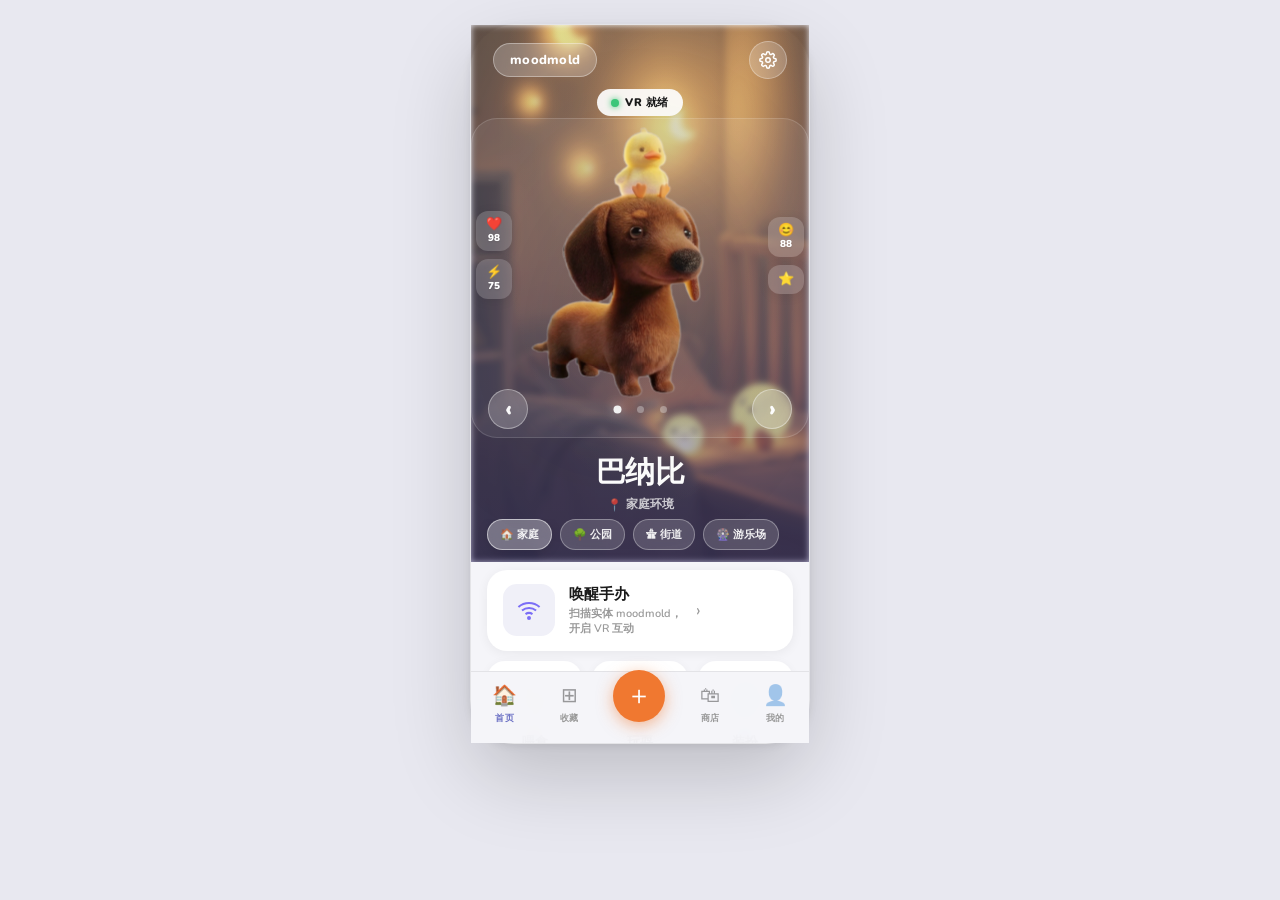
<file: _tmp_095d8f3_moodmold.html>
<!DOCTYPE html>
<html lang="zh">
<head>
<meta charset="UTF-8"/>
<meta name="viewport" content="width=device-width, initial-scale=1.0"/>
<title>Moodmold · 数字宠物</title>
<link rel="preconnect" href="https://fonts.googleapis.com"/>
<link href="https://fonts.googleapis.com/css2?family=Nunito:wght@400;600;700;800;900;1000&display=swap" rel="stylesheet"/>
<style>
*{box-sizing:border-box;margin:0;padding:0;}
:root{
  --orange:#F07830;--orange2:#F5A24B;--orange-dark:#D05E18;
  --pink:#e8547a;--green:#3DC87A;--purple:#7B6EF6;
  --blue:#8A8FD4;--blue2:#6B70C4;
  --white:#fff;--bg:#f5f5f9;--text:#1a1a1a;--muted:#999;
  --font:'Nunito',sans-serif;
}
body{font-family:var(--font);background:#e8e8f0;display:flex;flex-direction:column;align-items:center;justify-content:flex-start;padding:24px 16px 40px;min-height:100vh;}

.phone-shell{width:340px;height:720px;border-radius:44px;overflow:visible;box-shadow:0 32px 80px rgba(0,0,0,0.18),0 2px 8px rgba(0,0,0,0.08);background:var(--bg);position:relative;border:1px solid rgba(0,0,0,0.07);display:flex;flex-direction:column;}

.screen{display:none;flex:1;min-height:0;flex-direction:column;overflow-y:auto;overflow-x:hidden;-webkit-overflow-scrolling:touch;}
.screen.active{display:flex;}
#sc-home{scroll-padding-bottom:92px;overflow-x:visible;}
#sc-home .home-cards{margin-top:-12px;padding-top:20px;}

/* ══════════ HOME ══════════ */
.home-hero{
  background:none;
  padding:0 0 0;
  position:relative;
  overflow:visible;
  z-index:1;
  display:flex;
  flex-direction:column;
  align-items:center;
}
.home-hero-bg{position:absolute;inset:0;z-index:0;overflow:hidden;pointer-events:none;}
.home-hero-bg-blur{
  position:absolute;
  inset:0;
  width:100%;
  height:100%;
  background:url(assets/bg2.png) center center/cover no-repeat;
  filter:blur(3px) brightness(0.88) saturate(0.82);
  opacity:0.82;
  transition:opacity .45s ease,filter .45s ease;
}
.home-hero.scene-park .home-hero-bg-blur{background-image:url(assets/bg1.png);}
.home-hero.scene-street .home-hero-bg-blur{background-image:url(assets/bg3.png);}
.home-hero.scene-playground .home-hero-bg-blur{background-image:url(assets/bg4.png);}
.home-hero::before{
  content:'';
  position:absolute;
  inset:0;
  z-index:1;
  pointer-events:none;
  transition:opacity .45s ease;
  background:
    radial-gradient(ellipse at 55% 25%,rgba(255,240,180,0.1) 0%,transparent 62%),
    linear-gradient(180deg,rgba(255,255,255,0.06) 0%,rgba(55,45,120,0.38) 100%);
}
.home-hero.scene-park::before{
  background:
    radial-gradient(ellipse at 50% 25%,rgba(255,255,220,0.08) 0%,transparent 58%),
    linear-gradient(180deg,rgba(255,255,255,0.04) 0%,rgba(20,50,35,0.42) 100%);
}
.home-hero.scene-street::before{
  background:
    radial-gradient(ellipse at 70% 18%,rgba(255,210,150,0.08) 0%,transparent 55%),
    linear-gradient(180deg,rgba(255,255,255,0.03) 0%,rgba(25,35,55,0.48) 100%);
}
.home-hero.scene-playground::before{
  background:
    radial-gradient(ellipse at 45% 20%,rgba(255,255,255,0.1) 0%,transparent 58%),
    linear-gradient(180deg,rgba(255,255,255,0.04) 0%,rgba(90,30,60,0.4) 100%);
}

.scene-strip{display:flex;flex-direction:row;flex-wrap:nowrap;gap:8px;margin-top:6px;padding:0 16px 12px;align-self:stretch;width:100%;max-width:340px;box-sizing:border-box;overflow-x:auto;-webkit-overflow-scrolling:touch;scrollbar-width:none;position:relative;z-index:2;}
.scene-strip::-webkit-scrollbar{display:none;}
.scene-chip{flex:0 0 auto;display:inline-flex;align-items:center;gap:4px;padding:7px 12px;border-radius:999px;font-size:11px;font-weight:800;font-family:var(--font);color:rgba(255,255,255,0.92);background:rgba(255,255,255,0.16);backdrop-filter:blur(8px);border:1px solid rgba(255,255,255,0.32);cursor:pointer;transition:background .2s,transform .15s,border-color .2s;white-space:nowrap;}
.scene-chip:active{transform:scale(0.97);}
.scene-chip.on{background:rgba(255,255,255,0.32);border-color:rgba(255,255,255,0.55);box-shadow:0 2px 12px rgba(0,0,0,0.1);}

.home-topbar{align-self:stretch;width:100%;box-sizing:border-box;display:flex;justify-content:space-between;align-items:center;padding:16px 22px 0;position:relative;z-index:2;}
.brand-pill{background:rgba(255,255,255,0.22);backdrop-filter:blur(8px);border:1px solid rgba(255,255,255,0.35);border-radius:20px;padding:7px 16px;font-size:13px;font-weight:800;color:#fff;letter-spacing:0.02em;}
.settings-btn{width:38px;height:38px;background:rgba(255,255,255,0.2);border-radius:50%;display:flex;align-items:center;justify-content:center;cursor:pointer;border:1px solid rgba(255,255,255,0.3);}
.settings-btn svg{width:18px;height:18px;stroke:#fff;fill:none;stroke-width:2;}

.vr-badge{display:flex;align-items:center;gap:6px;background:rgba(255,255,255,0.92);border-radius:20px;padding:6px 14px;font-size:11px;font-weight:900;color:var(--text);width:fit-content;margin:10px auto 0;letter-spacing:0.04em;position:relative;z-index:2;}
.vr-dot{width:8px;height:8px;background:var(--green);border-radius:50%;box-shadow:0 0 6px var(--green);}

.pet-stage-wrap{display:flex;flex-direction:column;align-items:stretch;justify-content:flex-start;width:100%;max-width:340px;margin:2px auto 4px;padding:8px 12px 8px;box-sizing:border-box;align-self:center;border-radius:26px;background:rgba(255,255,255,0.07);border:1px solid rgba(255,255,255,0.14);position:relative;z-index:3;}
.pet-stage{display:flex;flex-direction:row;align-items:center;justify-content:center;gap:0;width:100%;padding:0;margin:0;}
.pet-bubble-col{display:flex;flex-direction:column;justify-content:center;gap:8px;flex:0 0 36px;align-items:center;min-height:100px;}
.pet-display{position:relative;width:256px;height:256px;margin:0;z-index:4;cursor:pointer;overflow:visible;flex-shrink:0;}
.pet-img-wrap{position:absolute;inset:0;display:flex;align-items:center;justify-content:center;animation:float 3.5s ease-in-out infinite;overflow:visible;pointer-events:none;}
.pet-home-img{width:220px;max-width:92%;height:auto;max-height:240px;object-fit:contain;object-position:center center;display:block;margin:0 auto;pointer-events:none;filter:drop-shadow(0 8px 20px rgba(0,0,0,0.18));transform:scale(3.51);transform-origin:center center;transition:transform .2s ease;}
@keyframes float{0%,100%{transform:translateY(0)}50%{transform:translateY(-6px)}}

.pet-bubble{position:relative;display:flex;flex-direction:column;align-items:center;justify-content:center;gap:2px;width:100%;max-width:36px;padding:7px 2px;min-height:0;border-radius:12px;background:rgba(255,255,255,0.18);backdrop-filter:blur(10px);-webkit-backdrop-filter:blur(10px);border:1px solid rgba(255,255,255,0.38);box-shadow:0 2px 12px rgba(0,0,0,0.08);cursor:pointer;z-index:7;font-family:var(--font);border:none;outline:none;transition:transform .15s,background .15s;}
.pet-bubble:active{transform:scale(0.96);}
.pet-bubble-icon{font-size:13px;line-height:1;display:flex;align-items:center;justify-content:center;}
.pet-bubble-val{font-size:10px;font-weight:900;color:#fff;letter-spacing:-0.02em;text-shadow:0 1px 2px rgba(0,0,0,0.12);line-height:1.1;}
.pet-bubble--icononly{padding:8px 4px;gap:0;}
.pet-bubble--icononly .pet-bubble-val{display:none;}

.pet-swipe-row{display:flex;align-items:center;justify-content:center;gap:14px;padding:6px 4px 0;margin-top:0;width:100%;box-sizing:border-box;}
.pet-sw-btn{width:40px;height:40px;border-radius:50%;border:1px solid rgba(255,255,255,0.38);background:rgba(255,255,255,0.2);backdrop-filter:blur(8px);color:#fff;font-size:22px;font-weight:900;line-height:1;cursor:pointer;display:flex;align-items:center;justify-content:center;font-family:var(--font);transition:transform .15s,background .15s;flex-shrink:0;}
.pet-sw-btn:active{transform:scale(0.94);}
.pet-sw-dots{display:flex;align-items:center;justify-content:center;gap:4px;flex:1;min-width:0;}
.pet-sw-dot{border:none;padding:6px;background:transparent;cursor:pointer;display:flex;align-items:center;justify-content:center;flex-shrink:0;}
.pet-sw-dot::after{content:'';width:7px;height:7px;border-radius:50%;background:rgba(255,255,255,0.35);transition:background .2s,transform .2s,box-shadow .2s;}
.pet-sw-dot.on::after{background:#fff;transform:scale(1.15);box-shadow:0 0 10px rgba(255,255,255,0.55);}

.pet-name-area{text-align:center;padding:10px 16px 0;position:relative;z-index:2;width:100%;max-width:340px;box-sizing:border-box;}
.pet-name{font-size:30px;font-weight:1000;color:#fff;letter-spacing:-0.5px;}
.pet-location{display:flex;align-items:center;justify-content:center;gap:4px;font-size:12px;font-weight:700;color:rgba(255,255,255,0.75);margin-top:3px;}

.home-cards{background:var(--bg);border-radius:28px 28px 0 0;padding:16px 16px 100px;display:flex;flex-direction:column;gap:10px;position:relative;z-index:0;margin-top:0;}

.wake-card{background:#fff;border-radius:20px;padding:14px 16px;display:flex;align-items:center;gap:14px;cursor:pointer;transition:transform .15s;box-shadow:0 2px 12px rgba(0,0,0,0.06);}
.wake-card:hover{transform:scale(1.01);}
.wake-icon{width:52px;height:52px;background:#f0f0f8;border-radius:14px;display:flex;align-items:center;justify-content:center;flex-shrink:0;}
.wake-icon svg{width:24px;height:24px;stroke:var(--purple);fill:none;stroke-width:2;}
.wake-title{font-size:15px;font-weight:900;color:var(--text);}
.wake-sub{font-size:11px;color:var(--muted);font-weight:600;margin-top:2px;line-height:1.4;}

.actions-row{display:grid;grid-template-columns:repeat(3,1fr);gap:10px;}
.action-card{background:#fff;border-radius:18px;padding:17px 8px 13px;display:flex;flex-direction:column;align-items:center;gap:9px;cursor:pointer;transition:all .18s;box-shadow:0 2px 10px rgba(0,0,0,0.05);}
.action-card:hover{transform:translateY(-3px);box-shadow:0 8px 22px rgba(0,0,0,0.1);}
.action-icon-wrap{width:46px;height:46px;border-radius:14px;display:flex;align-items:center;justify-content:center;font-size:22px;}
.action-lbl{font-size:13px;font-weight:800;color:var(--text);}

.stats-row{display:grid;grid-template-columns:repeat(3,1fr);gap:8px;}
.stat-card{background:#fff;border-radius:14px;padding:10px 8px;text-align:center;box-shadow:0 2px 8px rgba(0,0,0,0.05);}
.stat-val{font-size:18px;font-weight:1000;color:var(--text);}
.stat-lbl{font-size:9px;color:var(--muted);font-weight:700;margin-top:1px;}
.stat-bar{height:4px;border-radius:3px;background:#eee;margin-top:6px;overflow:hidden;}
.stat-fill{height:100%;border-radius:3px;}

.story-card{background:#fff;border-radius:16px;padding:13px 15px;box-shadow:0 2px 8px rgba(0,0,0,0.05);}
.story-label{font-size:9px;font-weight:900;letter-spacing:0.06em;color:var(--muted);margin-bottom:5px;}
.story-text{font-size:12px;font-weight:600;color:#555;line-height:1.6;}

.bottom-nav{position:absolute;bottom:0;left:0;right:0;z-index:30;background:rgba(245,245,249,0.96);backdrop-filter:blur(12px);border-top:1px solid rgba(0,0,0,0.07);padding:10px 0 18px;padding-bottom:max(18px,env(safe-area-inset-bottom));display:flex;align-items:center;justify-content:space-around;}
.nav-item{display:flex;flex-direction:column;align-items:center;gap:3px;cursor:pointer;padding:0 8px;}
.nav-icon{font-size:20px;opacity:0.38;}
.nav-icon.active{opacity:1;}
.nav-lbl{font-size:9px;font-weight:800;color:var(--muted);letter-spacing:0.04em;}
.nav-lbl.active{color:var(--blue2);}
.nav-create{width:52px;height:52px;background:var(--orange);border-radius:50%;display:flex;align-items:center;justify-content:center;font-size:26px;color:#fff;box-shadow:0 4px 16px rgba(240,120,48,0.5);cursor:pointer;margin-top:-16px;transition:all .2s;}
.nav-create:hover{transform:scale(1.08);}
.nav-create:active{transform:scale(0.95);}

/* ══════════ PLAY / AR ══════════ */
.play-header{background:linear-gradient(160deg,#8A8FD4,#6B70C4);padding:20px 22px 14px;position:relative;overflow:hidden;}
.back-row{display:flex;align-items:center;justify-content:space-between;position:relative;z-index:2;margin-bottom:10px;}
.back-btn{display:flex;align-items:center;gap:5px;cursor:pointer;}
.back-ch{font-size:20px;font-weight:900;color:#fff;}
.back-txt{font-size:13px;font-weight:800;color:#fff;}
.play-nav-title{font-size:14px;font-weight:900;color:#fff;}
.play-more{font-size:18px;color:rgba(255,255,255,0.6);}

.ar-viewport{position:relative;height:200px;margin:0 14px;border-radius:22px;overflow:hidden;cursor:pointer;background:linear-gradient(170deg,#9BA2E0 0%,#7B82CC 60%,#B890D0 100%);}
.ar-grid{position:absolute;inset:0;background-image:repeating-linear-gradient(0deg,rgba(255,255,255,0.07) 0,rgba(255,255,255,0.07) 1px,transparent 1px,transparent 24px),repeating-linear-gradient(90deg,rgba(255,255,255,0.07) 0,rgba(255,255,255,0.07) 1px,transparent 1px,transparent 24px);}
.ar-floor{position:absolute;bottom:0;left:0;right:0;height:60px;background:linear-gradient(0deg,rgba(180,160,220,0.45),transparent);}
.ar-pet-wrap{position:absolute;inset:0;display:flex;align-items:center;justify-content:center;animation:ar-float 3s ease-in-out infinite;}
@keyframes ar-float{0%,100%{transform:translateY(0)}50%{transform:translateY(-10px)}}
.ar-glow{position:absolute;bottom:24px;left:50%;transform:translateX(-50%);width:90px;height:18px;background:rgba(255,200,80,0.28);border-radius:50%;filter:blur(6px);}
.ar-live-badge{position:absolute;top:10px;left:12px;font-size:9px;font-weight:900;background:rgba(255,255,255,0.2);color:#fff;border-radius:8px;padding:3px 10px;letter-spacing:0.1em;}
.ar-nfc-btn{position:absolute;top:10px;right:12px;font-size:9px;font-weight:800;background:rgba(255,255,255,0.22);color:#fff;border-radius:8px;padding:3px 10px;cursor:pointer;border:1px solid rgba(255,255,255,0.3);}
.ar-sp{position:absolute;color:#FFD700;font-size:12px;animation:ar-twinkle var(--d) var(--dl) ease-in-out infinite;pointer-events:none;}
@keyframes ar-twinkle{0%,100%{opacity:0;transform:scale(0.4) translateY(0)}50%{opacity:1;transform:scale(1) translateY(-6px)}}

.pet-info-strip{display:flex;align-items:center;gap:12px;background:#fff;margin:10px 14px 0;border-radius:18px;padding:12px 14px;box-shadow:0 2px 10px rgba(0,0,0,0.06);}
.pet-av{width:46px;height:46px;border-radius:14px;background:linear-gradient(135deg,#c8a8e8,#8A8FD4);display:flex;align-items:center;justify-content:center;font-size:24px;flex-shrink:0;}
.pet-inf-name{font-size:15px;font-weight:900;color:var(--text);}
.pet-inf-breed{font-size:10px;color:var(--muted);font-weight:700;}
.mood-pill{background:#f0f0ff;color:var(--blue2);font-size:10px;font-weight:800;border-radius:12px;padding:4px 11px;}

.ar-actions{display:grid;grid-template-columns:repeat(4,1fr);gap:8px;padding:10px 14px 0;}
.ar-act{background:#fff;border-radius:14px;padding:11px 4px 8px;display:flex;flex-direction:column;align-items:center;gap:4px;cursor:pointer;transition:all .18s;border:2px solid transparent;box-shadow:0 2px 8px rgba(0,0,0,0.05);}
.ar-act:hover{transform:scale(1.05);}
.ar-act.on{background:#f0f0ff;border-color:var(--blue2);}
.ar-act-icon{font-size:20px;}
.ar-act-lbl{font-size:8px;font-weight:800;color:var(--muted);}
.ar-act.on .ar-act-lbl{color:var(--blue2);}

.ar-stats{display:grid;grid-template-columns:repeat(3,1fr);gap:8px;padding:8px 14px 0;}
.ar-stat{background:#fff;border-radius:12px;padding:9px 6px;text-align:center;box-shadow:0 2px 6px rgba(0,0,0,0.05);}
.ar-sv{font-size:16px;font-weight:1000;color:var(--text);}
.ar-sl{font-size:8px;color:var(--muted);font-weight:700;margin-top:1px;}
.ar-sb{height:4px;border-radius:3px;background:#eee;margin-top:5px;overflow:hidden;}
.ar-sf{height:100%;border-radius:3px;transition:width .5s ease;}

.nfc-strip{display:flex;align-items:center;justify-content:center;gap:7px;background:#f0f0ff;border-radius:14px;padding:9px 12px;cursor:pointer;margin:8px 14px 0;transition:all .2s;}
.nfc-strip:hover{background:#e4e4ff;}
.nfc-txt{font-size:10px;font-weight:800;color:var(--blue2);}

.ar-cta{background:linear-gradient(90deg,#8A8FD4,#6B70C4);color:#fff;border-radius:16px;padding:13px;font-size:14px;font-weight:900;text-align:center;cursor:pointer;margin:8px 14px 12px;transition:all .2s;border:none;font-family:var(--font);display:block;width:calc(100% - 28px);}
.ar-cta:hover{opacity:0.9;transform:translateY(-1px);}

/* ══════════ FEED ══════════ */
.subscreen-header{background:linear-gradient(135deg,#8A8FD4,#6B70C4);padding:20px 22px 22px;}
.sub-back{display:flex;align-items:center;gap:8px;cursor:pointer;margin-bottom:12px;}
.sub-title{font-size:20px;font-weight:900;color:#fff;}
.subscreen-body{flex:1;min-height:0;padding:14px;display:flex;flex-direction:column;gap:11px;background:var(--bg);overflow-y:auto;}

.hb-wrap{background:#fff;border-radius:14px;padding:12px 14px;box-shadow:0 2px 8px rgba(0,0,0,0.05);}
.hb-lbl{display:flex;justify-content:space-between;font-size:11px;font-weight:800;color:var(--text);margin-bottom:6px;}
.hb-track{height:10px;background:#f0f0f0;border-radius:8px;overflow:hidden;}
.hb-fill{height:100%;background:linear-gradient(90deg,#8A8FD4,#6B70C4);border-radius:8px;transition:width .5s ease;}

.food-grid{display:grid;grid-template-columns:repeat(3,1fr);gap:9px;}
.food-item{background:#fff;border-radius:14px;padding:13px 7px;display:flex;flex-direction:column;align-items:center;gap:5px;cursor:pointer;transition:all .18s;border:2px solid transparent;box-shadow:0 2px 7px rgba(0,0,0,0.05);}
.food-item:hover{border-color:var(--blue2);transform:scale(1.03);}
.food-item.sel{border-color:var(--blue2);background:#f0f0ff;}
.food-emoji{font-size:26px;}
.food-name{font-size:10px;font-weight:800;color:var(--text);}
.food-pts{font-size:9px;color:var(--blue2);font-weight:700;}
.sub-btn{background:linear-gradient(90deg,#8A8FD4,#6B70C4);color:#fff;border-radius:14px;padding:13px;font-size:14px;font-weight:900;text-align:center;cursor:pointer;border:none;font-family:var(--font);width:100%;}

/* ══════════ DRESS ══════════ */
.dress-preview{background:linear-gradient(135deg,#d4d0f0,#c0c8e8);padding:20px 22px 22px;text-align:center;}
.outfit-grid{display:grid;grid-template-columns:repeat(3,1fr);gap:9px;padding:14px;}
.outfit-card{background:#fff;border-radius:14px;padding:13px 7px;display:flex;flex-direction:column;align-items:center;gap:5px;cursor:pointer;transition:all .18s;border:2px solid transparent;box-shadow:0 2px 7px rgba(0,0,0,0.05);}
.outfit-card:hover{transform:scale(1.03);}
.outfit-card.wearing{border-color:var(--blue2);background:#f0f0ff;}

/* ══════════ CREATE ══════════ */
.create-header{background:linear-gradient(135deg,var(--orange2),var(--orange));padding:20px 22px 24px;}
.create-body{flex:1;min-height:0;padding:16px;display:flex;flex-direction:column;gap:12px;background:var(--bg);overflow-y:auto;}
.upload-big{border:2.5px dashed #ffc89a;border-radius:20px;background:#fff9f5;padding:26px;display:flex;flex-direction:column;align-items:center;gap:8px;cursor:pointer;transition:all .2s;}
.upload-big:hover,.upload-big.done{border-color:var(--orange);background:#fff4ec;}
.upload-big.has-preview{padding:14px;}
.visually-hidden{position:absolute;width:1px;height:1px;padding:0;margin:-1px;overflow:hidden;clip:rect(0,0,0,0);white-space:nowrap;border:0;}
.upload-preview-img{width:100%;max-height:150px;object-fit:cover;border-radius:14px;display:none;box-shadow:0 2px 12px rgba(0,0,0,0.08);}
.upload-big.has-preview .upload-preview-img{display:block;}
.upload-big.has-preview .upload-big-icon{display:none;}
.upload-big-icon{width:48px;height:48px;background:var(--orange);border-radius:50%;display:flex;align-items:center;justify-content:center;font-size:22px;}
.upload-big-txt{font-size:14px;font-weight:900;color:var(--orange);}
.upload-big-sub{font-size:11px;color:var(--muted);}
.cf-label{font-size:10px;font-weight:900;letter-spacing:0.05em;color:var(--muted);margin-bottom:3px;}
.cf-input{background:#fff;border-radius:12px;padding:10px 13px;font-size:13px;font-family:var(--font);font-weight:600;border:1.5px solid transparent;transition:all .2s;width:100%;outline:none;box-shadow:0 1px 6px rgba(0,0,0,0.05);}
.cf-input:focus{border-color:var(--orange);}
.cf-input::placeholder{color:#ccc;}
.cf-row{display:grid;grid-template-columns:1fr 1fr;gap:10px;}
.chips-wrap{display:flex;flex-wrap:wrap;gap:6px;}
.chip{padding:6px 12px;border-radius:20px;font-size:11px;font-weight:800;background:#f0f0f0;color:#888;cursor:pointer;transition:all .2s;border:1.5px solid transparent;user-select:none;}
.chip.on{background:#fff4ec;color:var(--orange-dark);border-color:var(--orange);}
.create-btn{background:var(--orange);color:#fff;border-radius:16px;padding:14px;font-size:14px;font-weight:900;text-align:center;cursor:pointer;transition:all .2s;border:none;font-family:var(--font);width:100%;}
.create-btn:hover{background:var(--orange-dark);}

/* ══════════ GENERATING ══════════ */
.gen-hero{background:linear-gradient(160deg,#F5A24B,#F07830,#e8547a);padding:28px 22px 32px;display:flex;flex-direction:column;align-items:center;gap:6px;}
.gen-orb-wrap{position:relative;width:140px;height:140px;display:flex;align-items:center;justify-content:center;}
.gen-ring{position:absolute;border-radius:50%;border:2px solid rgba(255,255,255,0.3);}
.gen-ring.r1{inset:-12px;animation:pulse-r 2s infinite;}
.gen-ring.r2{inset:-24px;animation:pulse-r 2s .5s infinite;}
.gen-ring.r3{inset:-38px;animation:pulse-r 2s 1s infinite;}
@keyframes pulse-r{0%,100%{opacity:1}50%{opacity:.3}}
.gen-orb{width:120px;height:120px;background:rgba(255,255,255,0.2);border-radius:50%;display:flex;align-items:center;justify-content:center;font-size:56px;border:2px solid rgba(255,255,255,0.35);}
.gen-body{flex:1;min-height:0;padding:16px;background:var(--bg);display:flex;flex-direction:column;gap:12px;overflow-y:auto;}
.prog-card{background:#fff;border-radius:16px;padding:14px;box-shadow:0 2px 8px rgba(0,0,0,0.05);}
.prog-head{display:flex;justify-content:space-between;font-size:11px;font-weight:800;color:var(--text);margin-bottom:8px;}
.prog-pct{color:var(--orange);}
.prog-track{height:9px;background:#f0f0f0;border-radius:6px;overflow:hidden;}
.prog-fill{height:100%;border-radius:6px;background:linear-gradient(90deg,var(--orange2),var(--orange));width:0%;transition:width .08s linear;}
.steps-card{background:#fff;border-radius:16px;padding:14px;box-shadow:0 2px 8px rgba(0,0,0,0.05);display:flex;flex-direction:column;gap:9px;}
.step-row{display:flex;align-items:center;gap:10px;}
.step-dot{width:22px;height:22px;border-radius:50%;flex-shrink:0;display:flex;align-items:center;justify-content:center;font-size:10px;font-weight:900;transition:all .3s;}
.s-done{background:var(--green);color:#fff;}
.s-active{background:var(--orange);color:#fff;}
.s-wait{background:#f0f0f0;color:#ccc;}
.step-txt{font-size:12px;font-weight:700;transition:color .3s;}
.t-done{color:var(--green);}
.t-active{color:var(--orange);}
.t-wait{color:#ccc;}

/* NFC Sheet */
.overlay{position:fixed;inset:0;background:rgba(0,0,0,0.4);display:none;align-items:flex-end;z-index:500;}
.overlay.open{display:flex;}
.sheet{background:#fff;border-radius:28px 28px 0 0;padding:26px 22px 34px;width:100%;max-width:340px;margin:0 auto;animation:slide-up .3s;}
@keyframes slide-up{from{transform:translateY(60px);opacity:0}to{transform:translateY(0);opacity:1}}
.sheet-handle{width:40px;height:4px;background:#e0e0e0;border-radius:2px;margin:0 auto 18px;}
.sheet-title{font-size:17px;font-weight:900;text-align:center;color:var(--text);margin-bottom:5px;}
.sheet-sub{font-size:12px;font-weight:600;color:var(--muted);text-align:center;line-height:1.5;margin-bottom:18px;}
.sheet-btn{background:linear-gradient(90deg,#8A8FD4,#6B70C4);color:#fff;border-radius:13px;padding:13px;font-size:14px;font-weight:900;text-align:center;cursor:pointer;border:none;font-family:var(--font);width:100%;margin-bottom:8px;display:block;}
.sheet-btn-sec{background:#f5f5f5;color:var(--text);border-radius:13px;padding:11px;font-size:13px;font-weight:700;text-align:center;cursor:pointer;border:none;font-family:var(--font);width:100%;display:block;}

.toast{position:fixed;bottom:28px;left:50%;transform:translateX(-50%) translateY(16px);background:#1a1a1a;color:#fff;font-size:12px;font-weight:800;border-radius:20px;padding:10px 20px;opacity:0;transition:all .3s;pointer-events:none;z-index:999;white-space:nowrap;}
.toast.show{opacity:1;transform:translateX(-50%) translateY(0);}
</style>
</head>
<body>

<div class="phone-shell" id="phoneShell" style="position:relative;">

  <!-- ══ HOME ══ -->
  <div class="screen active" id="sc-home">
    <div class="home-hero">
      <div class="home-hero-bg" aria-hidden="true"><div class="home-hero-bg-blur"></div></div>
      <div class="home-topbar">
        <div class="brand-pill">moodmold</div>
        <div class="settings-btn" onclick="showToast('⚙️ 设置')">
          <svg viewBox="0 0 24 24"><circle cx="12" cy="12" r="3"/><path d="M19.4 15a1.65 1.65 0 00.33 1.82l.06.06a2 2 0 010 2.83 2 2 0 01-2.83 0l-.06-.06a1.65 1.65 0 00-1.82-.33 1.65 1.65 0 00-1 1.51V21a2 2 0 01-4 0v-.09A1.65 1.65 0 009 19.4a1.65 1.65 0 00-1.82.33l-.06.06a2 2 0 01-2.83-2.83l.06-.06A1.65 1.65 0 004.68 15a1.65 1.65 0 00-1.51-1H3a2 2 0 010-4h.09A1.65 1.65 0 004.6 9a1.65 1.65 0 00-.33-1.82l-.06-.06a2 2 0 012.83-2.83l.06.06A1.65 1.65 0 009 4.68a1.65 1.65 0 001-1.51V3a2 2 0 014 0v.09a1.65 1.65 0 001 1.51 1.65 1.65 0 001.82-.33l.06-.06a2 2 0 012.83 2.83l-.06.06A1.65 1.65 0 0019.4 9a1.65 1.65 0 001.51 1H21a2 2 0 010 4h-.09a1.65 1.65 0 00-1.51 1z"/></svg>
        </div>
      </div>
      <div class="vr-badge"><div class="vr-dot"></div>VR 就绪</div>

      <div class="pet-stage-wrap">
        <div class="pet-stage">
          <div class="pet-bubble-col">
            <button type="button" class="pet-bubble" onclick="event.stopPropagation();addLove()" aria-label="爱心">
              <span class="pet-bubble-icon" aria-hidden="true">❤️</span><span class="pet-bubble-val" id="bubble-love">98</span>
            </button>
            <button type="button" class="pet-bubble" onclick="event.stopPropagation();showToast('⚡ 体力 '+document.getElementById('bubble-energy').textContent)" aria-label="体力">
              <span class="pet-bubble-icon" aria-hidden="true">⚡</span><span class="pet-bubble-val" id="bubble-energy">75</span>
            </button>
          </div>
          <div class="pet-display" id="homePetDisplay" onclick="tapPet('home')" aria-label="与宠物互动">
            <div class="pet-img-wrap">
              <img class="pet-home-img" id="homePetImg" src="assets/homedog.png" alt="" loading="lazy" decoding="async"/>
            </div>
          </div>
          <div class="pet-bubble-col">
            <button type="button" class="pet-bubble" onclick="event.stopPropagation();showToast('😊 心情 '+document.getElementById('bubble-mood').textContent)" aria-label="心情">
              <span class="pet-bubble-icon" aria-hidden="true">😊</span><span class="pet-bubble-val" id="bubble-mood">88</span>
            </button>
            <button type="button" class="pet-bubble pet-bubble--icononly" onclick="event.stopPropagation();showToast('⭐ 已收藏！')" aria-label="收藏"><span class="pet-bubble-icon">⭐</span></button>
          </div>
        </div>
        <div class="pet-swipe-row">
          <button type="button" class="pet-sw-btn" id="petSwPrev" onclick="setHomePet(-1)" aria-label="上一只宠物">‹</button>
          <div class="pet-sw-dots" id="petSwDots" role="tablist" aria-label="选择宠物"></div>
          <button type="button" class="pet-sw-btn" id="petSwNext" onclick="setHomePet(1)" aria-label="下一只宠物">›</button>
        </div>
      </div>

      <div class="pet-name-area">
        <div class="pet-name" id="homePetName">巴纳比</div>
        <div class="pet-location" id="homeLocationLine">📍 <span id="homeLocationText">家庭环境</span></div>
      </div>

      <div class="scene-strip" role="tablist" aria-label="场景切换">
        <button type="button" class="scene-chip on" data-scene="home" onclick="setHomeScene('home')" aria-selected="true">🏠 家庭</button>
        <button type="button" class="scene-chip" data-scene="park" onclick="setHomeScene('park')" aria-selected="false">🌳 公园</button>
        <button type="button" class="scene-chip" data-scene="street" onclick="setHomeScene('street')" aria-selected="false">🛣 街道</button>
        <button type="button" class="scene-chip" data-scene="playground" onclick="setHomeScene('playground')" aria-selected="false">🎡 游乐场</button>
      </div>
    </div>

    <div class="home-cards">
      <div class="wake-card" onclick="openNFC()">
        <div class="wake-icon">
          <svg viewBox="0 0 24 24"><path d="M5 12.55a11 11 0 0114.08 0"/><path d="M1.42 9a16 16 0 0121.16 0"/><path d="M8.53 16.11a6 6 0 016.95 0"/><circle cx="12" cy="20" r="1" fill="currentColor"/></svg>
        </div>
        <div class="wake-text">
          <div class="wake-title">唤醒手办</div>
          <div class="wake-sub">扫描实体 moodmold，<br>开启 VR 互动</div>
        </div>
        <span style="font-size:18px;color:var(--muted);">›</span>
      </div>

      <div class="actions-row">
        <div class="action-card" onclick="goTo('sc-feed')">
          <div class="action-icon-wrap" style="background:#fff4ec;">🦴</div>
          <div class="action-lbl">喂食</div>
        </div>
        <div class="action-card" onclick="goTo('sc-play')">
          <div class="action-icon-wrap" style="background:#f0edff;">🎾</div>
          <div class="action-lbl">玩耍</div>
        </div>
        <div class="action-card" onclick="goTo('sc-dress')">
          <div class="action-icon-wrap" style="background:#f0f5ff;">👕</div>
          <div class="action-lbl">装扮</div>
        </div>
      </div>

      <div class="stats-row">
        <div class="stat-card"><div class="stat-val" id="h-love">98</div><div class="stat-lbl">❤️ 爱心</div><div class="stat-bar"><div class="stat-fill" id="hf-love" style="width:98%;background:var(--pink)"></div></div></div>
        <div class="stat-card"><div class="stat-val" id="h-energy">75</div><div class="stat-lbl">⚡ 体力</div><div class="stat-bar"><div class="stat-fill" id="hf-energy" style="width:75%;background:var(--orange)"></div></div></div>
        <div class="stat-card"><div class="stat-val" id="h-mood">88</div><div class="stat-lbl">😊 心情</div><div class="stat-bar"><div class="stat-fill" id="hf-mood" style="width:88%;background:var(--blue2)"></div></div></div>
      </div>

      <div class="story-card">
        <div class="story-label">巴纳比的故事</div>
        <div class="story-text">不止是温暖的毯子。怕打雷却敢偷袜子。头上的小鸭伙伴，从不离开他身边……</div>
      </div>
    </div>

    <div class="bottom-nav">
      <div class="nav-item"><div class="nav-icon active">🏠</div><div class="nav-lbl active">首页</div></div>
      <div class="nav-item" onclick="showToast('🗂 收藏')"><div class="nav-icon">⊞</div><div class="nav-lbl">收藏</div></div>
      <div class="nav-create" onclick="goTo('sc-create')">＋</div>
      <div class="nav-item" onclick="showToast('🛍 商店')"><div class="nav-icon">🛍</div><div class="nav-lbl">商店</div></div>
      <div class="nav-item" onclick="showToast('👤 我的')"><div class="nav-icon">👤</div><div class="nav-lbl">我的</div></div>
    </div>
  </div>

  <!-- ══ PLAY / AR ══ -->
  <div class="screen" id="sc-play">
    <div class="play-header">
      <div class="back-row">
        <div class="back-btn" onclick="goTo('sc-home')"><span class="back-ch">‹</span><span class="back-txt">返回</span></div>
        <span class="play-nav-title">AR 世界</span>
        <span class="play-more">⋮</span>
      </div>
    </div>

    <div style="background:var(--bg);flex:1;min-height:0;padding-bottom:16px;overflow-y:auto;">
      <div class="ar-viewport" onclick="tapPet('ar')" id="arViewport">
        <div class="ar-grid"></div>
        <div class="ar-floor"></div>
        <div class="ar-sp" style="--d:2.1s;--dl:0s;top:14px;left:22px;">✦</div>
        <div class="ar-sp" style="--d:1.7s;--dl:.4s;top:20px;right:30px;font-size:9px;">✦</div>
        <div class="ar-sp" style="--d:2.4s;--dl:.9s;bottom:40px;left:18px;font-size:9px;">✦</div>
        <div class="ar-sp" style="--d:1.9s;--dl:1.3s;bottom:50px;right:20px;">✦</div>
        <div class="ar-sp" style="--d:2.8s;--dl:.6s;top:50px;left:50px;font-size:8px;">✦</div>
        <div class="ar-glow"></div>
        <div class="ar-pet-wrap">
          <svg width="130" height="130" viewBox="0 0 130 130" xmlns="http://www.w3.org/2000/svg">
            <ellipse cx="65" cy="120" rx="30" ry="7" fill="rgba(255,200,80,0.2)"/>
            <ellipse cx="65" cy="94" rx="33" ry="21" fill="#8B4513"/><ellipse cx="65" cy="92" rx="31" ry="18" fill="#A0522D"/>
            <rect x="38" y="104" width="11" height="14" rx="5.5" fill="#8B4513"/><rect x="82" y="104" width="11" height="14" rx="5.5" fill="#8B4513"/>
            <rect x="46" y="105" width="10" height="13" rx="5" fill="#8B4513"/><rect x="74" y="105" width="10" height="13" rx="5" fill="#8B4513"/>
            <path d="M97 88 Q108 82 107 73 Q106 67 100 70" stroke="#8B4513" stroke-width="6" fill="none" stroke-linecap="round"/>
            <ellipse cx="52" cy="77" rx="14" ry="13" fill="#A0522D"/>
            <ellipse cx="47" cy="64" rx="19" ry="18" fill="#A0522D"/>
            <ellipse cx="38" cy="69" rx="11" ry="8" fill="#8B4513"/>
            <ellipse cx="31" cy="68" rx="6" ry="4" fill="#2C1A0E"/>
            <circle cx="43" cy="60" r="4" fill="#2C1A0E"/><circle cx="42" cy="59" r="1.2" fill="rgba(255,255,255,0.5)"/>
            <ellipse cx="57" cy="69" rx="9" ry="13" fill="#7A3A10" transform="rotate(-8 57 69)"/>
            <ellipse cx="33" cy="70" rx="8" ry="12" fill="#7A3A10" transform="rotate(12 33 70)"/>
            <circle cx="52" cy="32" r="18" fill="rgba(255,230,80,0.22)"/>
            <circle cx="52" cy="32" r="12" fill="rgba(255,215,60,0.25)"/>
            <line x1="52" y1="20" x2="52" y2="8" stroke="#FFD700" stroke-width="2" stroke-linecap="round" opacity="0.75"/>
            <line x1="61" y1="23" x2="68" y2="12" stroke="#FFD700" stroke-width="1.8" stroke-linecap="round" opacity="0.65"/>
            <line x1="43" y1="23" x2="36" y2="12" stroke="#FFD700" stroke-width="1.8" stroke-linecap="round" opacity="0.65"/>
            <line x1="66" y1="30" x2="75" y2="22" stroke="#FFD700" stroke-width="1.5" stroke-linecap="round" opacity="0.55"/>
            <line x1="38" y1="30" x2="29" y2="22" stroke="#FFD700" stroke-width="1.5" stroke-linecap="round" opacity="0.55"/>
            <ellipse cx="52" cy="36" rx="11" ry="9" fill="#FFE566"/>
            <ellipse cx="52" cy="34" rx="10" ry="7.5" fill="#FFD700"/>
            <circle cx="52" cy="26" r="7.5" fill="#FFE566"/>
            <circle cx="52" cy="25" r="6.5" fill="#FFD700"/>
            <path d="M46 27 L41 29 L46 31 Z" fill="#FF8C00"/>
            <circle cx="50" cy="23" r="2" fill="#1a1a1a"/><circle cx="49.3" cy="22.4" r="0.7" fill="rgba(255,255,255,0.7)"/>
            <ellipse cx="61" cy="35" rx="5.5" ry="4" fill="#FFCC00" transform="rotate(18 61 35)"/>
            <ellipse cx="43" cy="35" rx="5.5" ry="4" fill="#FFCC00" transform="rotate(-18 43 35)"/>
            <circle cx="72" cy="20" r="1.8" fill="#FFD700" opacity="0.9"/>
            <circle cx="34" cy="16" r="1.4" fill="#FFD700" opacity="0.8"/>
            <circle cx="75" cy="34" r="1.3" fill="#FFD700" opacity="0.7"/>
            <circle cx="31" cy="32" r="1.5" fill="#FFD700" opacity="0.75"/>
          </svg>
        </div>
        <div class="ar-live-badge">● 实况 AR</div>
        <div class="ar-nfc-btn" onclick="event.stopPropagation();openNFC()">📲 NFC</div>
      </div>

      <div class="pet-info-strip">
        <div class="pet-av">🐶</div>
        <div style="flex:1;">
          <div class="pet-inf-name">巴纳比</div>
          <div class="pet-inf-breed">腊肠犬 · 数字灵魂</div>
        </div>
        <div class="mood-pill" id="arMood">😄 开心</div>
      </div>

      <div class="ar-actions">
        <div class="ar-act on" id="act-pet" onclick="pickAct('pet','🤚','抚摸','😄 开心',3,0,2)"><div class="ar-act-icon">🤚</div><div class="ar-act-lbl">抚摸</div></div>
        <div class="ar-act" id="act-feed" onclick="pickAct('feed','🍖','喂食','😋 饿了',1,8,3)"><div class="ar-act-icon">🍖</div><div class="ar-act-lbl">喂食</div></div>
        <div class="ar-act" id="act-play" onclick="pickAct('play','🎾','玩耍','🤸 兴奋',2,-4,5)"><div class="ar-act-icon">🎾</div><div class="ar-act-lbl">玩耍</div></div>
        <div class="ar-act" id="act-talk" onclick="pickAct('talk','💬','聊天','🥰 被爱',4,0,4)"><div class="ar-act-icon">💬</div><div class="ar-act-lbl">聊天</div></div>
      </div>

      <div class="ar-stats">
        <div class="ar-stat"><div class="ar-sv" id="ar-love">98</div><div class="ar-sl">❤️ 爱心</div><div class="ar-sb"><div class="ar-sf" id="arf-love" style="width:98%;background:var(--pink)"></div></div></div>
        <div class="ar-stat"><div class="ar-sv" id="ar-energy">75</div><div class="ar-sl">⚡ 体力</div><div class="ar-sb"><div class="ar-sf" id="arf-energy" style="width:75%;background:var(--orange)"></div></div></div>
        <div class="ar-stat"><div class="ar-sv" id="ar-mood">88</div><div class="ar-sl">😊 心情</div><div class="ar-sb"><div class="ar-sf" id="arf-mood" style="width:88%;background:var(--blue2)"></div></div></div>
      </div>

      <div class="nfc-strip" onclick="openNFC()">
        <span style="font-size:16px">📲</span>
        <span class="nfc-txt">检测到 NFC 手办 · 点击绑定</span>
      </div>

      <button class="ar-cta" onclick="showToast('🎾 巴纳比正在玩耍！体力 +5')">开始互动</button>
    </div>
  </div>

  <!-- ══ FEED ══ -->
  <div class="screen" id="sc-feed">
    <div class="subscreen-header">
      <div class="sub-back" onclick="goTo('sc-home')"><span style="font-size:20px;font-weight:900;color:#fff;">‹</span><span style="font-size:13px;font-weight:800;color:#fff;">返回</span></div>
      <div class="sub-title">喂食巴纳比 🦴</div>
    </div>
    <div class="subscreen-body">
      <div class="hb-wrap">
        <div class="hb-lbl"><span>饱食度</span><span id="hungerPct">62%</span></div>
        <div class="hb-track"><div class="hb-fill" id="hungerFill" style="width:62%"></div></div>
      </div>
      <div style="font-size:10px;font-weight:900;letter-spacing:0.07em;color:var(--muted);">选择零食</div>
      <div class="food-grid">
        <div class="food-item" onclick="pickFood(this,'🍖','肉条',15)"><div class="food-emoji">🍖</div><div class="food-name">肉条</div><div class="food-pts">+15 体力</div></div>
        <div class="food-item" onclick="pickFood(this,'🥕','胡萝卜',8)"><div class="food-emoji">🥕</div><div class="food-name">胡萝卜</div><div class="food-pts">+8 健康</div></div>
        <div class="food-item" onclick="pickFood(this,'🐟','鱼肉粒',12)"><div class="food-emoji">🐟</div><div class="food-name">鱼肉粒</div><div class="food-pts">+12 心情</div></div>
        <div class="food-item" onclick="pickFood(this,'🧀','奶酪',10)"><div class="food-emoji">🧀</div><div class="food-name">奶酪</div><div class="food-pts">+10 快乐</div></div>
        <div class="food-item" onclick="pickFood(this,'🍎','苹果',6)"><div class="food-emoji">🍎</div><div class="food-name">苹果</div><div class="food-pts">+6 维生素</div></div>
        <div class="food-item" onclick="pickFood(this,'🍪','小饼干',5)"><div class="food-emoji">🍪</div><div class="food-name">小饼干</div><div class="food-pts">+5 爱心</div></div>
      </div>
      <button class="sub-btn" onclick="doFeed()">立即喂食 🦴</button>
    </div>
  </div>

  <!-- ══ DRESS ══ -->
  <div class="screen" id="sc-dress">
    <div class="dress-preview">
      <div class="sub-back" onclick="goTo('sc-home')" style="margin-bottom:8px;"><span style="font-size:20px;font-weight:900;color:var(--blue2);">‹</span><span style="font-size:13px;font-weight:800;color:var(--blue2);">返回</span></div>
      <svg id="dressedPet" width="110" height="90" viewBox="0 0 130 110" xmlns="http://www.w3.org/2000/svg">
        <ellipse cx="65" cy="105" rx="32" ry="7" fill="rgba(0,0,0,0.08)"/>
        <ellipse cx="65" cy="82" rx="33" ry="21" fill="#8B4513"/><ellipse cx="65" cy="80" rx="31" ry="18" fill="#A0522D"/>
        <rect x="38" y="94" width="11" height="14" rx="5.5" fill="#8B4513"/><rect x="82" y="94" width="11" height="14" rx="5.5" fill="#8B4513"/>
        <path d="M97 78 Q108 72 107 63 Q106 57 100 60" stroke="#8B4513" stroke-width="6" fill="none" stroke-linecap="round"/>
        <ellipse cx="52" cy="65" rx="14" ry="13" fill="#A0522D"/>
        <ellipse cx="47" cy="52" rx="19" ry="18" fill="#A0522D"/>
        <ellipse cx="38" cy="57" rx="11" ry="8" fill="#8B4513"/>
        <ellipse cx="31" cy="56" rx="6" ry="4" fill="#2C1A0E"/>
        <circle cx="43" cy="48" r="4" fill="#2C1A0E"/><circle cx="42" cy="47" r="1.2" fill="rgba(255,255,255,0.5)"/>
        <ellipse cx="57" cy="57" rx="9" ry="13" fill="#7A3A10" transform="rotate(-8 57 57)"/>
        <ellipse cx="33" cy="58" rx="8" ry="12" fill="#7A3A10" transform="rotate(12 33 58)"/>
        <text id="accessoryText" x="65" y="28" text-anchor="middle" font-size="22">🎩</text>
      </svg>
      <div style="font-size:14px;font-weight:900;color:var(--blue2);margin-top:6px;" id="outfitName">华丽造型</div>
    </div>
    <div style="background:var(--bg);flex:1;min-height:0;overflow-y:auto;">
      <div class="outfit-grid">
        <div class="outfit-card wearing" onclick="wearOutfit(this,'🎩','华丽造型')"><div style="font-size:26px;">🎩</div><div style="font-size:10px;font-weight:800;color:var(--text);">高礼帽</div><div style="font-size:9px;color:var(--blue2);font-weight:700;">免费</div></div>
        <div class="outfit-card" onclick="wearOutfit(this,'🎀','派对造型')"><div style="font-size:26px;">🎀</div><div style="font-size:10px;font-weight:800;color:var(--text);">领结</div><div style="font-size:9px;color:var(--blue2);font-weight:700;">30 分</div></div>
        <div class="outfit-card" onclick="wearOutfit(this,'👑','皇家造型')"><div style="font-size:26px;">👑</div><div style="font-size:10px;font-weight:800;color:var(--text);">皇冠</div><div style="font-size:9px;color:var(--blue2);font-weight:700;">80 分</div></div>
        <div class="outfit-card" onclick="wearOutfit(this,'🧣','冬日造型')"><div style="font-size:26px;">🧣</div><div style="font-size:10px;font-weight:800;color:var(--text);">围巾</div><div style="font-size:9px;color:var(--blue2);font-weight:700;">20 分</div></div>
        <div class="outfit-card" onclick="wearOutfit(this,'🕶️','酷帅造型')"><div style="font-size:26px;">🕶️</div><div style="font-size:10px;font-weight:800;color:var(--text);">墨镜</div><div style="font-size:9px;color:var(--blue2);font-weight:700;">50 分</div></div>
        <div class="outfit-card" onclick="wearOutfit(this,'🌸','春日造型')"><div style="font-size:26px;">🌸</div><div style="font-size:10px;font-weight:800;color:var(--text);">小花</div><div style="font-size:9px;color:var(--blue2);font-weight:700;">10 分</div></div>
      </div>
    </div>
  </div>

  <!-- ══ CREATE ══ -->
  <div class="screen" id="sc-create">
    <div class="create-header">
      <div class="sub-back" onclick="goTo('sc-home')"><span style="font-size:20px;font-weight:900;color:#fff;">‹</span><span style="font-size:13px;font-weight:800;color:#fff;">返回</span></div>
      <div class="sub-title">新建宠物灵魂 ✨</div>
    </div>
    <div class="create-body">
      <div class="upload-big" id="uploadBig" role="button" tabindex="0" onclick="openPetPhotoPicker()" onkeydown="if(event.key==='Enter'||event.key===' ') { event.preventDefault(); openPetPhotoPicker(); }">
        <input type="file" id="petPhotoInput" class="visually-hidden" accept="image/jpeg,image/png,image/heic,image/heif,.heic,.heif" aria-label="选择宠物照片"/>
        <img id="uploadPreviewImg" class="upload-preview-img" alt=""/>
        <div class="upload-big-icon" id="uploadIcon">📷</div>
        <div class="upload-big-txt" id="uploadTxt">上传宠物照片</div>
        <div class="upload-big-sub" id="uploadSub">点击选择 · JPG / PNG / HEIC</div>
      </div>
      <div>
        <div class="cf-label">宠物名字</div>
        <input class="cf-input" id="cf-name" placeholder="例如：巴纳比" maxlength="20"/>
      </div>
      <div class="cf-row">
        <div>
          <div class="cf-label">物种</div>
          <select class="cf-input" id="cf-species">
            <option value="dog">🐶 狗</option>
            <option value="cat">🐱 猫</option>
            <option value="rabbit">🐰 兔</option>
            <option value="bird">🦜 鸟</option>
          </select>
        </div>
        <div>
          <div class="cf-label">年龄</div>
          <input class="cf-input" id="cf-age" placeholder="例如：3 岁"/>
        </div>
      </div>
      <div>
        <div class="cf-label">性格</div>
        <div class="chips-wrap">
          <div class="chip" onclick="this.classList.toggle('on')">活泼</div>
          <div class="chip on" onclick="this.classList.toggle('on')">黏人</div>
          <div class="chip" onclick="this.classList.toggle('on')">倔强</div>
          <div class="chip" onclick="this.classList.toggle('on')">吃货</div>
          <div class="chip" onclick="this.classList.toggle('on')">精力旺</div>
          <div class="chip" onclick="this.classList.toggle('on')">温柔</div>
        </div>
      </div>
      <div>
        <div class="cf-label">我们的故事</div>
        <textarea class="cf-input" placeholder="一段能代表 TA 的回忆……" style="height:60px;resize:none;line-height:1.5;"></textarea>
      </div>
      <button class="create-btn" onclick="startGenerate()">生成灵魂 →</button>
    </div>
  </div>

  <!-- ══ GENERATING ══ -->
  <div class="screen" id="sc-gen">
    <div class="gen-hero">
      <div style="font-size:11px;font-weight:900;color:rgba(255,255,255,0.7);letter-spacing:0.1em;">AI 生成中</div>
      <div class="gen-orb-wrap">
        <div class="gen-ring r1"></div>
        <div class="gen-ring r2"></div>
        <div class="gen-ring r3"></div>
        <div class="gen-orb" id="genOrb">🐶</div>
      </div>
      <div style="font-size:26px;font-weight:1000;color:#fff;letter-spacing:-0.5px;" id="genName">巴纳比</div>
    </div>
    <div class="gen-body">
      <div class="prog-card">
        <div class="prog-head"><span id="genLabel">准备中…</span><span class="prog-pct" id="genPct">0%</span></div>
        <div class="prog-track"><div class="prog-fill" id="genFill"></div></div>
      </div>
      <div class="steps-card">
        <div class="step-row"><div class="step-dot s-wait" id="gd0">1</div><span class="step-txt t-wait" id="gt0">照片已分析</span></div>
        <div class="step-row"><div class="step-dot s-wait" id="gd1">2</div><span class="step-txt t-wait" id="gt1">性格已建模</span></div>
        <div class="step-row"><div class="step-dot s-wait" id="gd2">3</div><span class="step-txt t-wait" id="gt2">3D 形象已雕刻</span></div>
        <div class="step-row"><div class="step-dot s-wait" id="gd3">4</div><span class="step-txt t-wait" id="gt3">情绪引擎已绑定</span></div>
        <div class="step-row"><div class="step-dot s-wait" id="gd4">5</div><span class="step-txt t-wait" id="gt4">实体模型已排队</span></div>
      </div>
    </div>
  </div>

</div><!-- /phone-shell -->

<!-- NFC Sheet -->
<div class="overlay" id="nfcOverlay" onclick="closeSheet(event)">
  <div class="sheet">
    <div class="sheet-handle"></div>
    <div style="font-size:40px;text-align:center;margin-bottom:10px;">📲</div>
    <div class="sheet-title">唤醒手办</div>
    <div class="sheet-sub">将 moodmold NFC 手办靠近手机，唤醒 <b>巴纳比</b> 的实体灵魂，解锁专属 AR 动画。</div>
    <button class="sheet-btn" onclick="doNFC()">立即扫描</button>
    <button class="sheet-btn-sec" onclick="document.getElementById('nfcOverlay').classList.remove('open')">稍后再说</button>
  </div>
</div>

<div class="toast" id="toast"></div>

<script>
function goTo(id){
  document.querySelectorAll('.screen').forEach(s=>s.classList.remove('active'));
  document.getElementById(id).classList.add('active');
}

const HOME_SCENES = {
  home: { label: '家庭环境' },
  park: { label: '公园绿地' },
  street: { label: '城市街道' },
  playground: { label: '欢乐游乐场' }
};
function setHomeScene(id){
  if (!HOME_SCENES[id]) return;
  const hero = document.querySelector('#sc-home .home-hero');
  hero.classList.remove('scene-park','scene-street','scene-playground');
  if (id !== 'home') hero.classList.add('scene-' + id);
  document.querySelectorAll('#sc-home .scene-chip').forEach(btn=>{
    const on = btn.getAttribute('data-scene') === id;
    btn.classList.toggle('on', on);
    btn.setAttribute('aria-selected', on ? 'true' : 'false');
  });
  document.getElementById('homeLocationText').textContent = HOME_SCENES[id].label;
}

const HOME_PET_REF_SCALE = 3.51;
const HOME_PET_CAT_SUSU_SCALE = (2.48 / 3) * 1.5;
const HOME_PETS = [
  { name: '巴纳比', img: 'assets/homedog.png', scale: HOME_PET_REF_SCALE },
  { name: '露露', img: 'assets/homecat.png', scale: HOME_PET_CAT_SUSU_SCALE },
  { name: '波波', img: 'assets/homesusu.png', scale: HOME_PET_CAT_SUSU_SCALE }
];
let homePetIndex = 0;
let petSwipeSkipTap = false;
let petTouchX0 = null;

function applyHomePetUI(){
  const p = HOME_PETS[homePetIndex];
  const nameEl = document.getElementById('homePetName');
  const img = document.getElementById('homePetImg');
  if (!nameEl || !img) return;
  nameEl.textContent = p.name;
  img.src = p.img;
  img.style.filter = 'drop-shadow(0 8px 20px rgba(0,0,0,0.18))';
  var sc = typeof p.scale === 'number' ? p.scale : HOME_PET_REF_SCALE;
  img.style.transform = 'scale(' + sc + ')';
  document.querySelectorAll('#petSwDots .pet-sw-dot').forEach(function(d, i){
    d.classList.toggle('on', i === homePetIndex);
    d.setAttribute('aria-selected', i === homePetIndex ? 'true' : 'false');
    d.setAttribute('aria-label', '宠物：' + HOME_PETS[i].name);
  });
}

function setHomePet(delta){
  const n = HOME_PETS.length;
  homePetIndex = (homePetIndex + delta + n * 10) % n;
  applyHomePetUI();
}

function initHomePetSwitcher(){
  const dots = document.getElementById('petSwDots');
  if (!dots) return;
  dots.innerHTML = '';
  HOME_PETS.forEach(function(_, i){
    const b = document.createElement('button');
    b.type = 'button';
    b.className = 'pet-sw-dot';
    b.setAttribute('role', 'tab');
    b.setAttribute('aria-label', '宠物：' + HOME_PETS[i].name);
    b.setAttribute('aria-selected', i === homePetIndex ? 'true' : 'false');
    b.addEventListener('click', function(){
      homePetIndex = i;
      applyHomePetUI();
    });
    dots.appendChild(b);
  });
  applyHomePetUI();
  const disp = document.getElementById('homePetDisplay');
  if (!disp) return;
  disp.addEventListener('touchstart', function(e){
    if (!e.touches || !e.touches.length) return;
    petTouchX0 = e.touches[0].clientX;
  }, { passive: true });
  disp.addEventListener('touchcancel', function(){ petTouchX0 = null; }, { passive: true });
  disp.addEventListener('touchend', function(e){
    if (petTouchX0 == null || !e.changedTouches || !e.changedTouches.length) return;
    const dx = e.changedTouches[0].clientX - petTouchX0;
    petTouchX0 = null;
    if (Math.abs(dx) < 48) return;
    petSwipeSkipTap = true;
    setHomePet(dx > 0 ? -1 : 1);
    setTimeout(function(){ petSwipeSkipTap = false; }, 400);
  }, { passive: true });
}

function tapPet(ctx){
  if (ctx === 'home' && petSwipeSkipTap) return;
  if(ctx==='ar'){
    spawnArSparkles(document.getElementById('arViewport'));
    setStat('love', Math.min(100, parseInt(document.getElementById('ar-love').textContent)+2));
    syncStats();
  }
  const nm = document.getElementById('homePetName') && document.getElementById('homePetName').textContent;
  showToast('🐾 ' + (nm || '宠物') + ' 摇了摇尾巴！');
}

function addLove(){
  setStat('love', Math.min(100, parseInt(document.getElementById('h-love').textContent)+3));
  const nm = document.getElementById('homePetName') && document.getElementById('homePetName').textContent;
  showToast('❤️ ' + (nm || '宠物') + ' 感受到你的爱！');
}

let selectedFood = null;
function pickFood(el, emoji, name, pts){
  document.querySelectorAll('.food-item').forEach(f=>f.classList.remove('sel'));
  el.classList.add('sel');
  selectedFood = {emoji, name, pts};
}
function doFeed(){
  if(!selectedFood){showToast('🍽 请先选择零食！');return;}
  const v = Math.min(100, parseInt(document.getElementById('hungerPct').textContent)+selectedFood.pts);
  document.getElementById('hungerPct').textContent = v+'%';
  document.getElementById('hungerFill').style.width = v+'%';
  setStat('energy', Math.min(100, parseInt(document.getElementById('ar-energy').textContent)+selectedFood.pts));
  syncStats();
  showToast(selectedFood.emoji+' 巴纳比很喜欢「'+selectedFood.name+'」！');
  document.querySelectorAll('.food-item').forEach(f=>f.classList.remove('sel'));
  selectedFood = null;
}

function pickAct(type, icon, lbl, mood, dl, de, dm){
  ['pet','feed','play','talk'].forEach(a=>{document.getElementById('act-'+a).classList.remove('on');});
  document.getElementById('act-'+type).classList.add('on');
  document.getElementById('arMood').textContent = mood;
  setStat('love', Math.min(100, Math.max(0, parseInt(document.getElementById('ar-love').textContent)+dl)));
  setStat('energy', Math.min(100, Math.max(0, parseInt(document.getElementById('ar-energy').textContent)+de)));
  setStat('mood2', Math.min(100, Math.max(0, parseInt(document.getElementById('ar-mood').textContent)+dm)));
  syncStats();
  showToast(icon+' 巴纳比想'+lbl+'！');
}

function setStat(k, v){
  if(k==='mood2'){
    document.getElementById('ar-mood').textContent = v;
    document.getElementById('arf-mood').style.width = v+'%';
    return;
  }
  document.getElementById('ar-'+k).textContent = v;
  document.getElementById('arf-'+k).style.width = v+'%';
}
function syncStats(){
  ['love','energy'].forEach(k=>{
    const v = document.getElementById('ar-'+k).textContent;
    document.getElementById('h-'+k).textContent = v;
    document.getElementById('hf-'+k).style.width = v+'%';
  });
  const mv = document.getElementById('ar-mood').textContent;
  document.getElementById('h-mood').textContent = mv;
  document.getElementById('hf-mood').style.width = mv+'%';
  document.getElementById('bubble-love').textContent = document.getElementById('h-love').textContent;
  document.getElementById('bubble-energy').textContent = document.getElementById('h-energy').textContent;
  document.getElementById('bubble-mood').textContent = mv;
}

function wearOutfit(el, emoji, look){
  document.querySelectorAll('.outfit-card').forEach(c=>c.classList.remove('wearing'));
  el.classList.add('wearing');
  document.getElementById('accessoryText').textContent = emoji;
  document.getElementById('outfitName').textContent = look;
  showToast('👗 巴纳比换上了：'+look+'！');
}

function spawnArSparkles(vp){
  for(let i=0;i<6;i++){
    const s = document.createElement('div');
    s.textContent = '✦';
    s.style.cssText = 'position:absolute;color:#FFD700;font-size:'+(9+Math.random()*10)+'px;left:'+(10+Math.random()*80)+'%;top:'+(10+Math.random()*80)+'%;pointer-events:none;transition:all .5s;';
    vp.appendChild(s);
    setTimeout(()=>{s.style.opacity='0';s.style.transform='translateY(-18px)';}, 50);
    setTimeout(()=>s.remove(), 600);
  }
}

let petPhotoDataUrl = null;

function formatBytes(n){
  if (n < 1024) return n + ' B';
  if (n < 1024 * 1024) return (n / 1024).toFixed(1) + ' KB';
  return (n / (1024 * 1024)).toFixed(1) + ' MB';
}

function openPetPhotoPicker(){
  document.getElementById('petPhotoInput').click();
}

function setGenOrbPhotoOrEmoji(){
  const orb = document.getElementById('genOrb');
  const sp = document.getElementById('cf-species').value;
  const emojiMap = {dog:'🐶',cat:'🐱',rabbit:'🐰',bird:'🦜'};
  orb.textContent = '';
  if (petPhotoDataUrl){
    const im = document.createElement('img');
    im.src = petPhotoDataUrl;
    im.alt = '';
    im.style.cssText = 'width:100%;height:100%;object-fit:cover;border-radius:50%;display:block;';
    im.onerror = function(){
      orb.textContent = emojiMap[sp] || '🐶';
    };
    orb.appendChild(im);
  } else {
    orb.textContent = emojiMap[sp] || '🐶';
  }
}

(function initPetPhotoInput(){
  const input = document.getElementById('petPhotoInput');
  const box = document.getElementById('uploadBig');
  const txt = document.getElementById('uploadTxt');
  const sub = document.getElementById('uploadSub');
  const img = document.getElementById('uploadPreviewImg');
  input.addEventListener('change', function(){
    const f = input.files && input.files[0];
    if (!f) return;
    const okType = f.type.startsWith('image/') || /\.(heic|heif)$/i.test(f.name);
    if (!okType){
      showToast('请选择图片文件');
      input.value = '';
      return;
    }
    const maxBytes = 20 * 1024 * 1024;
    if (f.size > maxBytes){
      showToast('图片请小于 20MB');
      input.value = '';
      return;
    }
    const reader = new FileReader();
    reader.onload = function(e){
      const dataUrl = e.target.result;
      petPhotoDataUrl = dataUrl;
      let previewDone = false;
      function applyPreview(){
        if (previewDone) return;
        previewDone = true;
        img.onload = null;
        box.classList.add('done','has-preview');
        const name = f.name.length > 24 ? f.name.slice(0,22) + '…' : f.name;
        txt.textContent = name;
        sub.textContent = formatBytes(f.size) + ' · 点击可更换';
        showToast('已读取照片');
      }
      img.onload = applyPreview;
      img.onerror = function(){
        img.onerror = null;
        petPhotoDataUrl = null;
        img.removeAttribute('src');
        box.classList.remove('done','has-preview');
        txt.textContent = '上传宠物照片';
        sub.textContent = '点击选择 · JPG / PNG / HEIC';
        showToast('无法在浏览器中预览此格式，请换用 JPG 或 PNG');
      };
      img.src = dataUrl;
      if (img.complete && img.naturalWidth > 0) applyPreview();
    };
    reader.onerror = function(){
      showToast('读取文件失败');
      input.value = '';
    };
    reader.readAsDataURL(f);
  });
})();

const gSteps = [
  {label:'分析照片中…', pct:20},
  {label:'建模性格中…', pct:40},
  {label:'雕刻 3D 形象中…', pct:65},
  {label:'绑定情绪引擎中…', pct:84},
  {label:'送入 VR 世界！', pct:100}
];
let genInterval = null;

function startGenerate(){
  const name = document.getElementById('cf-name').value.trim() || '巴纳比';
  setGenOrbPhotoOrEmoji();
  document.getElementById('genName').textContent = name;
  document.getElementById('homePetName').textContent = name;
  HOME_PETS[0].name = name;
  goTo('sc-gen');
  let prog = 0;
  clearInterval(genInterval);
  for(let i=0;i<5;i++){
    document.getElementById('gd'+i).className='step-dot s-wait';
    document.getElementById('gt'+i).className='step-txt t-wait';
    document.getElementById('gd'+i).textContent = i+1;
  }
  genInterval = setInterval(()=>{
    prog += 0.65; if(prog>100) prog=100;
    document.getElementById('genFill').style.width = prog+'%';
    document.getElementById('genPct').textContent = Math.round(prog)+'%';
    const si = gSteps.findIndex(s=>prog<=s.pct);
    const ai = si===-1 ? 4 : si;
    document.getElementById('genLabel').textContent = gSteps[ai].label;
    for(let i=0;i<5;i++){
      const d=document.getElementById('gd'+i), t=document.getElementById('gt'+i);
      if(i<ai){d.className='step-dot s-done';d.textContent='✓';t.className='step-txt t-done';}
      else if(i===ai){d.className='step-dot s-active';d.textContent='…';t.className='step-txt t-active';}
      else{d.className='step-dot s-wait';d.textContent=i+1;t.className='step-txt t-wait';}
    }
    if(prog>=100){
      clearInterval(genInterval);
      setTimeout(()=>{goTo('sc-home');showToast('🎉 '+name+' 诞生啦！');}, 700);
    }
  }, 38);
}

function openNFC(){document.getElementById('nfcOverlay').classList.add('open');}
function closeSheet(e){if(e.target===document.getElementById('nfcOverlay')) document.getElementById('nfcOverlay').classList.remove('open');}
function doNFC(){
  document.getElementById('nfcOverlay').classList.remove('open');
  setStat('love',100); setStat('mood2',100); syncStats();
  document.getElementById('arMood').textContent = '🌟 已绑定';
  showToast('🔗 巴纳比已完全绑定！');
}

let toastTimer = null;
function showToast(msg){
  const t = document.getElementById('toast');
  t.textContent = msg; t.classList.add('show');
  clearTimeout(toastTimer);
  toastTimer = setTimeout(()=>t.classList.remove('show'), 2400);
}
syncStats();
initHomePetSwitcher();
</script>
</body>
</html>
</file>
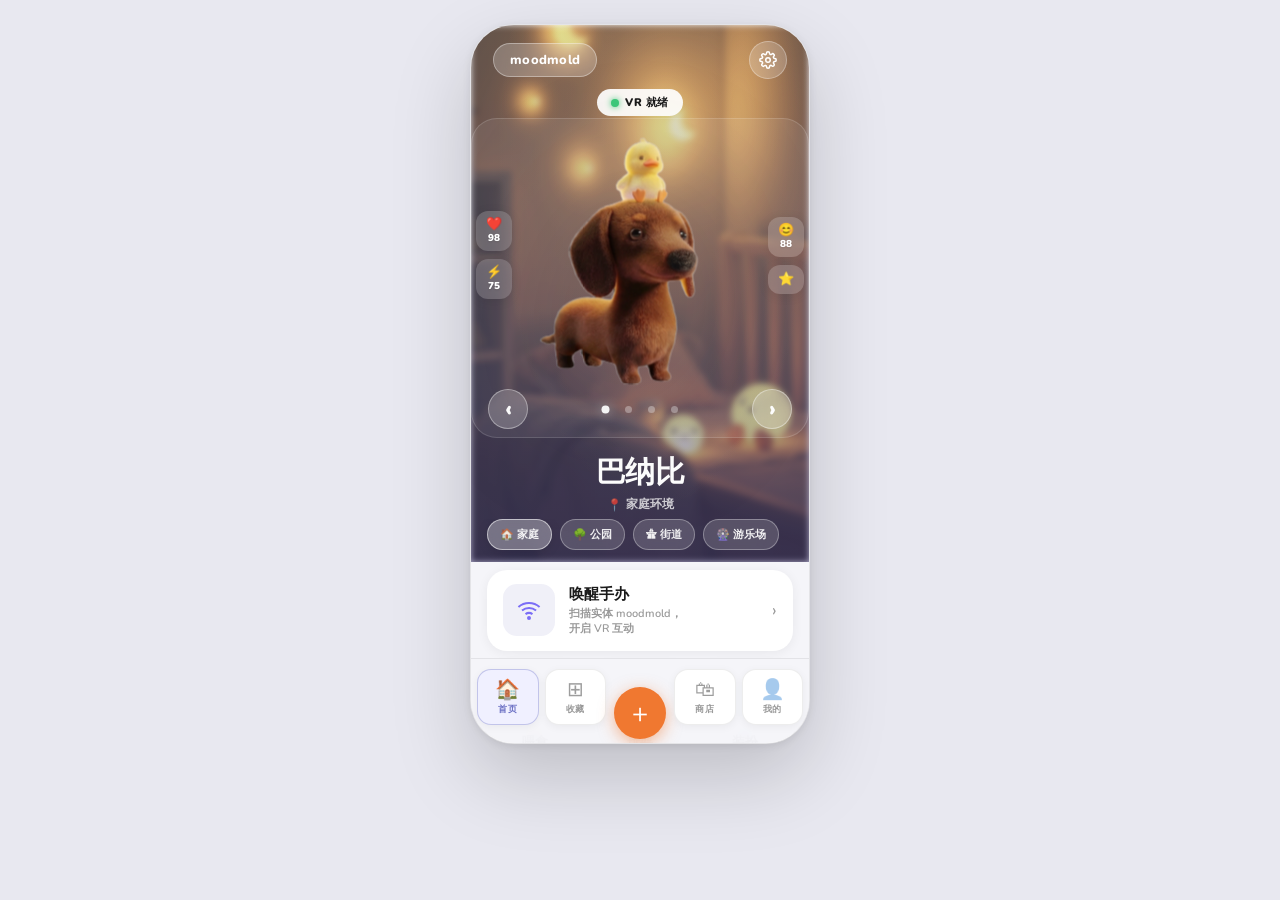
<file: _tmp_cf890ce_moodmold.html>
<!DOCTYPE html>
<html lang="zh">
<head>
<meta charset="UTF-8"/>
<meta name="viewport" content="width=device-width, initial-scale=1.0"/>
<title>Moodmold · 数字宠物</title>
<link rel="preconnect" href="https://fonts.googleapis.com"/>
<link href="https://fonts.googleapis.com/css2?family=Nunito:wght@400;600;700;800;900;1000&display=swap" rel="stylesheet"/>
<style>
*{box-sizing:border-box;margin:0;padding:0;}
:root{
  --orange:#F07830;--orange2:#F5A24B;--orange-dark:#D05E18;
  --pink:#e8547a;--green:#3DC87A;--purple:#7B6EF6;
  --blue:#8A8FD4;--blue2:#6B70C4;
  --white:#fff;--bg:#f5f5f9;--text:#1a1a1a;--muted:#999;
  --font:'Nunito',sans-serif;
}
body{font-family:var(--font);background:#e8e8f0;display:flex;flex-direction:column;align-items:center;justify-content:flex-start;padding:24px 16px 40px;min-height:100vh;}

.phone-shell{width:340px;height:720px;border-radius:44px;overflow:hidden;box-shadow:0 32px 80px rgba(0,0,0,0.18),0 2px 8px rgba(0,0,0,0.08);background:var(--bg);position:relative;border:1px solid rgba(0,0,0,0.07);display:flex;flex-direction:column;}

.screen{display:none;flex:1;min-height:0;flex-direction:column;overflow-y:auto;overflow-x:hidden;-webkit-overflow-scrolling:touch;}
.screen.active{display:flex;}
#sc-home{scroll-padding-bottom:92px;overflow-x:visible;}
#sc-home .home-cards{margin-top:-12px;padding-top:20px;}

/* ══════════ HOME ══════════ */
.home-hero{
  background:none;
  padding:0 0 0;
  position:relative;
  overflow:visible;
  z-index:1;
  display:flex;
  flex-direction:column;
  align-items:center;
}
.home-hero-bg{position:absolute;inset:0;z-index:0;overflow:hidden;pointer-events:none;}
.home-hero-bg-blur{
  position:absolute;
  inset:0;
  width:100%;
  height:100%;
  background:url(assets/bg2.png) center center/cover no-repeat;
  filter:blur(3px) brightness(0.88) saturate(0.82);
  opacity:0.82;
  transition:opacity .45s ease,filter .45s ease;
}
.home-hero.scene-park .home-hero-bg-blur{background-image:url(assets/bg1.png);}
.home-hero.scene-street .home-hero-bg-blur{background-image:url(assets/bg3.png);}
.home-hero.scene-playground .home-hero-bg-blur{background-image:url(assets/bg4.png);}
.home-hero::before{
  content:'';
  position:absolute;
  inset:0;
  z-index:1;
  pointer-events:none;
  transition:opacity .45s ease;
  background:
    radial-gradient(ellipse at 55% 25%,rgba(255,240,180,0.1) 0%,transparent 62%),
    linear-gradient(180deg,rgba(255,255,255,0.06) 0%,rgba(55,45,120,0.38) 100%);
}
.home-hero.scene-park::before{
  background:
    radial-gradient(ellipse at 50% 25%,rgba(255,255,220,0.08) 0%,transparent 58%),
    linear-gradient(180deg,rgba(255,255,255,0.04) 0%,rgba(20,50,35,0.42) 100%);
}
.home-hero.scene-street::before{
  background:
    radial-gradient(ellipse at 70% 18%,rgba(255,210,150,0.08) 0%,transparent 55%),
    linear-gradient(180deg,rgba(255,255,255,0.03) 0%,rgba(25,35,55,0.48) 100%);
}
.home-hero.scene-playground::before{
  background:
    radial-gradient(ellipse at 45% 20%,rgba(255,255,255,0.1) 0%,transparent 58%),
    linear-gradient(180deg,rgba(255,255,255,0.04) 0%,rgba(90,30,60,0.4) 100%);
}

.scene-strip{display:flex;flex-direction:row;flex-wrap:nowrap;gap:8px;margin-top:6px;padding:0 16px 12px;align-self:stretch;width:100%;max-width:340px;box-sizing:border-box;overflow-x:auto;-webkit-overflow-scrolling:touch;scrollbar-width:none;position:relative;z-index:2;}
.scene-strip::-webkit-scrollbar{display:none;}
.scene-chip{flex:0 0 auto;display:inline-flex;align-items:center;gap:4px;padding:7px 12px;border-radius:999px;font-size:11px;font-weight:800;font-family:var(--font);color:rgba(255,255,255,0.92);background:rgba(255,255,255,0.16);backdrop-filter:blur(8px);border:1px solid rgba(255,255,255,0.32);cursor:pointer;transition:background .2s,transform .15s,border-color .2s;white-space:nowrap;}
.scene-chip:active{transform:scale(0.97);}
.scene-chip.on{background:rgba(255,255,255,0.32);border-color:rgba(255,255,255,0.55);box-shadow:0 2px 12px rgba(0,0,0,0.1);}

.home-topbar{align-self:stretch;width:100%;box-sizing:border-box;display:flex;justify-content:space-between;align-items:center;padding:16px 22px 0;position:relative;z-index:2;}
.brand-pill{background:rgba(255,255,255,0.22);backdrop-filter:blur(8px);border:1px solid rgba(255,255,255,0.35);border-radius:20px;padding:7px 16px;font-size:13px;font-weight:800;color:#fff;letter-spacing:0.02em;}
.settings-btn{width:38px;height:38px;background:rgba(255,255,255,0.2);border-radius:50%;display:flex;align-items:center;justify-content:center;cursor:pointer;border:1px solid rgba(255,255,255,0.3);}
.settings-btn svg{width:18px;height:18px;stroke:#fff;fill:none;stroke-width:2;}

.vr-badge{display:flex;align-items:center;gap:6px;background:rgba(255,255,255,0.92);border-radius:20px;padding:6px 14px;font-size:11px;font-weight:900;color:var(--text);width:fit-content;margin:10px auto 0;letter-spacing:0.04em;position:relative;z-index:2;}
.vr-dot{width:8px;height:8px;background:var(--green);border-radius:50%;box-shadow:0 0 6px var(--green);}

.pet-stage-wrap{display:flex;flex-direction:column;align-items:stretch;justify-content:flex-start;width:100%;max-width:340px;margin:2px auto 4px;padding:8px 12px 8px;box-sizing:border-box;align-self:center;border-radius:26px;background:rgba(255,255,255,0.07);border:1px solid rgba(255,255,255,0.14);position:relative;z-index:3;}
.pet-stage{display:flex;flex-direction:row;align-items:center;justify-content:center;gap:0;width:100%;padding:0;margin:0;}
.pet-bubble-col{display:flex;flex-direction:column;justify-content:center;gap:8px;flex:0 0 36px;align-items:center;min-height:100px;}
.pet-display{position:relative;width:256px;height:256px;margin:0;z-index:4;cursor:pointer;overflow:visible;flex-shrink:0;transform-origin:center center;}
.pet-display.pet-tap-fx{animation:pet-tap-pulse .45s ease;}
@keyframes pet-tap-pulse{0%,100%{transform:scale(1)}50%{transform:scale(1.04)}}
.pet-3d-stage{position:absolute;inset:0;perspective:920px;perspective-origin:50% 52%;touch-action:none;cursor:grab;-webkit-user-select:none;user-select:none;}
.pet-3d-stage:active{cursor:grabbing;}
.pet-img-wrap{position:absolute;inset:0;display:flex;align-items:center;justify-content:center;animation:float 3.5s ease-in-out infinite;overflow:visible;pointer-events:none;}
.pet-3d-spin{transform-style:preserve-3d;will-change:transform;backface-visibility:visible;}
.pet-home-img{width:220px;max-width:92%;height:auto;max-height:240px;object-fit:contain;object-position:center center;display:block;margin:0 auto;pointer-events:none;filter:drop-shadow(0 8px 20px rgba(0,0,0,0.18));transform:scale(3.51);transform-origin:center center;transition:transform .2s ease;backface-visibility:visible;}
@keyframes float{0%,100%{transform:translateY(0)}50%{transform:translateY(-6px)}}

.pet-bubble{position:relative;display:flex;flex-direction:column;align-items:center;justify-content:center;gap:2px;width:100%;max-width:36px;padding:7px 2px;min-height:0;border-radius:12px;background:rgba(255,255,255,0.18);backdrop-filter:blur(10px);-webkit-backdrop-filter:blur(10px);border:1px solid rgba(255,255,255,0.38);box-shadow:0 2px 12px rgba(0,0,0,0.08);cursor:pointer;z-index:7;font-family:var(--font);border:none;outline:none;transition:transform .15s,background .15s;}
.pet-bubble:active{transform:scale(0.96);}
.pet-bubble-icon{font-size:13px;line-height:1;display:flex;align-items:center;justify-content:center;}
.pet-bubble-val{font-size:10px;font-weight:900;color:#fff;letter-spacing:-0.02em;text-shadow:0 1px 2px rgba(0,0,0,0.12);line-height:1.1;}
.pet-bubble--icononly{padding:8px 4px;gap:0;}
.pet-bubble--icononly .pet-bubble-val{display:none;}

.pet-swipe-row{display:flex;align-items:center;justify-content:center;gap:14px;padding:6px 4px 0;margin-top:0;width:100%;box-sizing:border-box;}
.pet-sw-btn{width:40px;height:40px;border-radius:50%;border:1px solid rgba(255,255,255,0.38);background:rgba(255,255,255,0.2);backdrop-filter:blur(8px);color:#fff;font-size:22px;font-weight:900;line-height:1;cursor:pointer;display:flex;align-items:center;justify-content:center;font-family:var(--font);transition:transform .15s,background .15s;flex-shrink:0;}
.pet-sw-btn:active{transform:scale(0.94);}
.pet-sw-dots{display:flex;align-items:center;justify-content:center;gap:4px;flex:1;min-width:0;}
.pet-sw-dot{border:none;padding:6px;background:transparent;cursor:pointer;display:flex;align-items:center;justify-content:center;flex-shrink:0;}
.pet-sw-dot::after{content:'';width:7px;height:7px;border-radius:50%;background:rgba(255,255,255,0.35);transition:background .2s,transform .2s,box-shadow .2s;}
.pet-sw-dot.on::after{background:#fff;transform:scale(1.15);box-shadow:0 0 10px rgba(255,255,255,0.55);}

.pet-name-area{text-align:center;padding:10px 16px 0;position:relative;z-index:2;width:100%;max-width:340px;box-sizing:border-box;}
.pet-name{font-size:30px;font-weight:1000;color:#fff;letter-spacing:-0.5px;}
.pet-location{display:flex;align-items:center;justify-content:center;gap:4px;font-size:12px;font-weight:700;color:rgba(255,255,255,0.75);margin-top:3px;}

.home-cards{background:var(--bg);border-radius:28px 28px 0 0;padding:16px 16px 100px;display:flex;flex-direction:column;gap:10px;position:relative;z-index:0;margin-top:0;}

.wake-card{background:#fff;border-radius:20px;padding:14px 16px;display:flex;align-items:center;gap:14px;cursor:pointer;transition:transform .15s;box-shadow:0 2px 12px rgba(0,0,0,0.06);}
.wake-card:hover{transform:scale(1.01);}
.wake-icon{width:52px;height:52px;background:#f0f0f8;border-radius:14px;display:flex;align-items:center;justify-content:center;flex-shrink:0;}
.wake-icon svg{width:24px;height:24px;stroke:var(--purple);fill:none;stroke-width:2;}
.wake-text{flex:1;min-width:0;}
.wake-title{font-size:15px;font-weight:900;color:var(--text);}
.wake-sub{font-size:11px;color:var(--muted);font-weight:600;margin-top:2px;line-height:1.4;}

.actions-row{display:grid;grid-template-columns:repeat(3,1fr);gap:10px;}
.action-card{background:#fff;border-radius:18px;padding:17px 8px 13px;display:flex;flex-direction:column;align-items:center;gap:9px;cursor:pointer;transition:all .18s;box-shadow:0 2px 10px rgba(0,0,0,0.05);}
.action-card:hover{transform:translateY(-3px);box-shadow:0 8px 22px rgba(0,0,0,0.1);}
.action-icon-wrap{width:46px;height:46px;border-radius:14px;display:flex;align-items:center;justify-content:center;font-size:22px;}
.action-lbl{font-size:13px;font-weight:800;color:var(--text);}

.stats-row{display:grid;grid-template-columns:repeat(3,1fr);gap:8px;}
.stat-card{background:#fff;border-radius:14px;padding:10px 8px;text-align:center;box-shadow:0 2px 8px rgba(0,0,0,0.05);}
.stat-val{font-size:18px;font-weight:1000;color:var(--text);}
.stat-lbl{font-size:9px;color:var(--muted);font-weight:700;margin-top:1px;}
.stat-bar{height:4px;border-radius:3px;background:#eee;margin-top:6px;overflow:hidden;}
.stat-fill{height:100%;border-radius:3px;}

.story-card{background:#fff;border-radius:16px;padding:13px 15px;box-shadow:0 2px 8px rgba(0,0,0,0.05);}
.story-label{font-size:9px;font-weight:900;letter-spacing:0.06em;color:var(--muted);margin-bottom:5px;}
.story-text{font-size:12px;font-weight:600;color:#555;line-height:1.6;}

.bottom-nav{position:absolute;bottom:0;left:0;right:0;z-index:30;width:100%;box-sizing:border-box;background:rgba(245,245,249,0.96);backdrop-filter:blur(12px);border-top:1px solid rgba(0,0,0,0.07);padding:10px 6px 18px;padding-bottom:max(18px,env(safe-area-inset-bottom));display:flex;align-items:flex-end;justify-content:space-between;gap:6px;}
.nav-item{flex:1 1 0;min-width:0;display:flex;flex-direction:column;align-items:center;justify-content:center;gap:4px;cursor:pointer;padding:10px 4px 9px;margin:0;font-family:var(--font);background:#fff;border:1px solid rgba(0,0,0,0.07);border-radius:14px;box-shadow:0 2px 8px rgba(0,0,0,0.05);transition:transform .15s,box-shadow .15s,background .15s;-webkit-tap-highlight-color:transparent;appearance:none;-webkit-appearance:none;}
.nav-item:active{transform:scale(0.97);}
.nav-item--current{background:#f0f0ff;border-color:rgba(107,112,196,0.35);}
.nav-item:focus-visible{outline:2px solid var(--blue2);outline-offset:2px;}
.nav-icon{font-size:20px;opacity:0.38;line-height:1;}
.nav-icon.active{opacity:1;}
.nav-lbl{font-size:9px;font-weight:800;color:var(--muted);letter-spacing:0.04em;width:100%;text-align:center;line-height:1.2;white-space:nowrap;overflow:hidden;text-overflow:ellipsis;}
.nav-lbl.active{color:var(--blue2);}
.nav-create{flex:0 0 52px;width:52px;height:52px;padding:0;background:var(--orange);border:none;border-radius:50%;display:flex;align-items:center;justify-content:center;font-size:26px;color:#fff;box-shadow:0 4px 16px rgba(240,120,48,0.5);cursor:pointer;margin:0 2px -14px;transition:all .2s;font-family:var(--font);-webkit-tap-highlight-color:transparent;appearance:none;-webkit-appearance:none;}
.nav-create:hover{transform:scale(1.08);}
.nav-create:active{transform:scale(0.95);}

/* ══════════ PLAY / AR ══════════ */
.play-header{background:linear-gradient(160deg,#8A8FD4,#6B70C4);padding:20px 22px 14px;position:relative;overflow:hidden;}
.back-row{display:flex;align-items:center;justify-content:space-between;position:relative;z-index:2;margin-bottom:10px;}
.back-btn{display:flex;align-items:center;gap:5px;cursor:pointer;}
.back-ch{font-size:20px;font-weight:900;color:#fff;}
.back-txt{font-size:13px;font-weight:800;color:#fff;}
.play-nav-title{font-size:14px;font-weight:900;color:#fff;}
.play-more{font-size:18px;color:rgba(255,255,255,0.6);}

.ar-viewport{position:relative;height:200px;margin:0 14px;border-radius:22px;overflow:hidden;cursor:pointer;background:linear-gradient(170deg,#9BA2E0 0%,#7B82CC 60%,#B890D0 100%);}
.ar-grid{position:absolute;inset:0;background-image:repeating-linear-gradient(0deg,rgba(255,255,255,0.07) 0,rgba(255,255,255,0.07) 1px,transparent 1px,transparent 24px),repeating-linear-gradient(90deg,rgba(255,255,255,0.07) 0,rgba(255,255,255,0.07) 1px,transparent 1px,transparent 24px);}
.ar-floor{position:absolute;bottom:0;left:0;right:0;height:60px;background:linear-gradient(0deg,rgba(180,160,220,0.45),transparent);}
.ar-pet-wrap{position:absolute;inset:0;display:flex;align-items:center;justify-content:center;animation:ar-float 3s ease-in-out infinite;}
@keyframes ar-float{0%,100%{transform:translateY(0)}50%{transform:translateY(-10px)}}
.ar-glow{position:absolute;bottom:24px;left:50%;transform:translateX(-50%);width:90px;height:18px;background:rgba(255,200,80,0.28);border-radius:50%;filter:blur(6px);}
.ar-live-badge{position:absolute;top:10px;left:12px;font-size:9px;font-weight:900;background:rgba(255,255,255,0.2);color:#fff;border-radius:8px;padding:3px 10px;letter-spacing:0.1em;}
.ar-nfc-btn{position:absolute;top:10px;right:12px;font-size:9px;font-weight:800;background:rgba(255,255,255,0.22);color:#fff;border-radius:8px;padding:3px 10px;cursor:pointer;border:1px solid rgba(255,255,255,0.3);}
.ar-sp{position:absolute;color:#FFD700;font-size:12px;animation:ar-twinkle var(--d) var(--dl) ease-in-out infinite;pointer-events:none;}
@keyframes ar-twinkle{0%,100%{opacity:0;transform:scale(0.4) translateY(0)}50%{opacity:1;transform:scale(1) translateY(-6px)}}

.pet-info-strip{display:flex;align-items:center;gap:12px;background:#fff;margin:10px 14px 0;border-radius:18px;padding:12px 14px;box-shadow:0 2px 10px rgba(0,0,0,0.06);}
.pet-av{width:46px;height:46px;border-radius:14px;background:linear-gradient(135deg,#c8a8e8,#8A8FD4);display:flex;align-items:center;justify-content:center;font-size:24px;flex-shrink:0;overflow:hidden;}
.pet-av-img{width:100%;height:100%;object-fit:cover;display:block;}
.pet-inf-name{font-size:15px;font-weight:900;color:var(--text);}
.pet-inf-breed{font-size:10px;color:var(--muted);font-weight:700;}
.mood-pill{background:#f0f0ff;color:var(--blue2);font-size:10px;font-weight:800;border-radius:12px;padding:4px 11px;}

.ar-actions{display:grid;grid-template-columns:repeat(4,1fr);gap:8px;padding:10px 14px 0;}
.ar-act{background:#fff;border-radius:14px;padding:11px 4px 8px;display:flex;flex-direction:column;align-items:center;gap:4px;cursor:pointer;transition:all .18s;border:2px solid transparent;box-shadow:0 2px 8px rgba(0,0,0,0.05);}
.ar-act:hover{transform:scale(1.05);}
.ar-act.on{background:#f0f0ff;border-color:var(--blue2);}
.ar-act-icon{font-size:20px;}
.ar-act-lbl{font-size:8px;font-weight:800;color:var(--muted);}
.ar-act.on .ar-act-lbl{color:var(--blue2);}

.ar-stats{display:grid;grid-template-columns:repeat(3,1fr);gap:8px;padding:8px 14px 0;}
.ar-stat{background:#fff;border-radius:12px;padding:9px 6px;text-align:center;box-shadow:0 2px 6px rgba(0,0,0,0.05);}
.ar-sv{font-size:16px;font-weight:1000;color:var(--text);}
.ar-sl{font-size:8px;color:var(--muted);font-weight:700;margin-top:1px;}
.ar-sb{height:4px;border-radius:3px;background:#eee;margin-top:5px;overflow:hidden;}
.ar-sf{height:100%;border-radius:3px;transition:width .5s ease;}

.nfc-strip{display:flex;align-items:center;justify-content:center;gap:7px;background:#f0f0ff;border-radius:14px;padding:9px 12px;cursor:pointer;margin:8px 14px 0;transition:all .2s;}
.nfc-strip:hover{background:#e4e4ff;}
.nfc-txt{font-size:10px;font-weight:800;color:var(--blue2);}

.ar-cta{background:linear-gradient(90deg,#8A8FD4,#6B70C4);color:#fff;border-radius:16px;padding:13px;font-size:14px;font-weight:900;text-align:center;cursor:pointer;margin:8px 14px 12px;transition:all .2s;border:none;font-family:var(--font);display:block;width:calc(100% - 28px);}
.ar-cta:hover{opacity:0.9;transform:translateY(-1px);}

/* ══════════ FEED ══════════ */
.subscreen-header{background:linear-gradient(135deg,#8A8FD4,#6B70C4);padding:20px 22px 22px;}
.sub-back{display:flex;align-items:center;gap:8px;cursor:pointer;margin-bottom:12px;}
.sub-title{font-size:20px;font-weight:900;color:#fff;}
.subscreen-body{flex:1;min-height:0;padding:14px 14px 32px;display:flex;flex-direction:column;gap:11px;background:var(--bg);overflow-y:auto;}

.hb-wrap{background:#fff;border-radius:14px;padding:12px 14px;box-shadow:0 2px 8px rgba(0,0,0,0.05);}
.hb-lbl{display:flex;justify-content:space-between;font-size:11px;font-weight:800;color:var(--text);margin-bottom:6px;}
.hb-track{height:10px;background:#f0f0f0;border-radius:8px;overflow:hidden;}
.hb-fill{height:100%;background:linear-gradient(90deg,#8A8FD4,#6B70C4);border-radius:8px;transition:width .5s ease;}

.food-grid{display:grid;grid-template-columns:repeat(3,1fr);gap:9px;}
.food-item{background:#fff;border-radius:14px;padding:13px 7px;display:flex;flex-direction:column;align-items:center;gap:5px;cursor:pointer;transition:all .18s;border:2px solid transparent;box-shadow:0 2px 7px rgba(0,0,0,0.05);}
.food-item:hover{border-color:var(--blue2);transform:scale(1.03);}
.food-item.sel{border-color:var(--blue2);background:#f0f0ff;}
.food-emoji{font-size:26px;}
.food-name{font-size:10px;font-weight:800;color:var(--text);}
.food-pts{font-size:9px;color:var(--blue2);font-weight:700;}
.sub-btn{background:linear-gradient(90deg,#8A8FD4,#6B70C4);color:#fff;border-radius:14px;padding:13px;font-size:14px;font-weight:900;text-align:center;cursor:pointer;border:none;font-family:var(--font);width:100%;}

/* ══════════ DRESS ══════════ */
.dress-preview{background:linear-gradient(135deg,#d4d0f0,#c0c8e8);padding:20px 22px 22px;text-align:center;}
.outfit-grid{display:grid;grid-template-columns:repeat(3,1fr);gap:9px;padding:14px;}
.outfit-card{background:#fff;border-radius:14px;padding:13px 7px;display:flex;flex-direction:column;align-items:center;gap:5px;cursor:pointer;transition:all .18s;border:2px solid transparent;box-shadow:0 2px 7px rgba(0,0,0,0.05);}
.outfit-card:hover{transform:scale(1.03);}
.outfit-card.wearing{border-color:var(--blue2);background:#f0f0ff;}

/* ══════════ CREATE ══════════ */
.create-header{background:linear-gradient(135deg,var(--orange2),var(--orange));padding:20px 22px 24px;}
.create-body{flex:1;min-height:0;padding:16px 16px 32px;display:flex;flex-direction:column;gap:12px;background:var(--bg);overflow-y:auto;}
.upload-big{border:2.5px dashed #ffc89a;border-radius:20px;background:#fff9f5;padding:26px;display:flex;flex-direction:column;align-items:center;gap:8px;cursor:pointer;transition:all .2s;}
.upload-big:hover,.upload-big.done{border-color:var(--orange);background:#fff4ec;}
.upload-big.has-preview{padding:14px;}
.visually-hidden{position:absolute;width:1px;height:1px;padding:0;margin:-1px;overflow:hidden;clip:rect(0,0,0,0);white-space:nowrap;border:0;}
.upload-preview-img{width:100%;max-height:150px;object-fit:cover;border-radius:14px;display:none;box-shadow:0 2px 12px rgba(0,0,0,0.08);}
.upload-big.has-preview .upload-preview-img{display:block;}
.upload-big.has-preview .upload-big-icon{display:none;}
.upload-big-icon{width:48px;height:48px;background:var(--orange);border-radius:50%;display:flex;align-items:center;justify-content:center;font-size:22px;}
.upload-big-txt{font-size:14px;font-weight:900;color:var(--orange);}
.upload-big-sub{font-size:11px;color:var(--muted);}
.cf-label{font-size:10px;font-weight:900;letter-spacing:0.05em;color:var(--muted);margin-bottom:3px;}
.cf-input{background:#fff;border-radius:12px;padding:10px 13px;font-size:13px;font-family:var(--font);font-weight:600;border:1.5px solid transparent;transition:all .2s;width:100%;outline:none;box-shadow:0 1px 6px rgba(0,0,0,0.05);}
.cf-input:focus{border-color:var(--orange);}
.cf-input::placeholder{color:#ccc;}
.cf-row{display:grid;grid-template-columns:1fr 1fr;gap:10px;}
.chips-wrap{display:flex;flex-wrap:wrap;gap:6px;}
.chip{padding:6px 12px;border-radius:20px;font-size:11px;font-weight:800;background:#f0f0f0;color:#888;cursor:pointer;transition:all .2s;border:1.5px solid transparent;user-select:none;}
.chip.on{background:#fff4ec;color:var(--orange-dark);border-color:var(--orange);}
.create-btn{background:var(--orange);color:#fff;border-radius:16px;padding:14px;font-size:14px;font-weight:900;text-align:center;cursor:pointer;transition:all .2s;border:none;font-family:var(--font);width:100%;}
.create-btn:hover{background:var(--orange-dark);}

/* ══════════ GENERATING ══════════ */
.gen-hero{flex-shrink:0;background:linear-gradient(160deg,#F5A24B,#F07830,#e8547a);padding:28px 22px 32px;display:flex;flex-direction:column;align-items:center;gap:6px;}
#sc-gen.screen{overflow:hidden;}
.gen-orb-wrap{position:relative;width:140px;height:140px;display:flex;align-items:center;justify-content:center;}
.gen-ring{position:absolute;border-radius:50%;border:2px solid rgba(255,255,255,0.3);}
.gen-ring.r1{inset:-12px;animation:pulse-r 2s infinite;}
.gen-ring.r2{inset:-24px;animation:pulse-r 2s .5s infinite;}
.gen-ring.r3{inset:-38px;animation:pulse-r 2s 1s infinite;}
@keyframes pulse-r{0%,100%{opacity:1}50%{opacity:.3}}
.gen-orb{width:120px;height:120px;background:rgba(255,255,255,0.2);border-radius:50%;display:flex;align-items:center;justify-content:center;font-size:56px;border:2px solid rgba(255,255,255,0.35);overflow:hidden;}
.gen-orb-img{width:100%;height:100%;object-fit:cover;border-radius:50%;display:block;}
.gen-body{flex:1;min-height:0;padding:12px 10px 14px;background:var(--bg);display:flex;flex-direction:column;gap:10px;overflow:hidden;}
.prog-card{flex-shrink:0;background:#fff;border-radius:16px;padding:14px;box-shadow:0 2px 8px rgba(0,0,0,0.05);}
.prog-head{display:flex;justify-content:space-between;font-size:11px;font-weight:800;color:var(--text);margin-bottom:8px;}
.prog-pct{color:var(--orange);}
.prog-track{height:9px;background:#f0f0f0;border-radius:6px;overflow:hidden;}
.prog-fill{height:100%;border-radius:6px;background:linear-gradient(90deg,var(--orange2),var(--orange));width:0%;transition:width .08s linear;}
.steps-list{flex:1;min-height:0;display:flex;flex-direction:column;gap:7px;width:100%;}
.step-card{flex:1 1 0;min-height:44px;width:100%;background:#fff;border-radius:14px;padding:0 12px;box-shadow:0 2px 8px rgba(0,0,0,0.05);border:1px solid rgba(0,0,0,0.06);display:flex;align-items:center;transition:border-color .25s,box-shadow .25s,background .25s;}
.step-card--wait{background:#fff;}
.step-card--active{border-color:rgba(240,120,48,0.45);box-shadow:0 4px 14px rgba(240,120,48,0.14);background:#fffdfb;}
.step-card--done{border-color:rgba(61,200,122,0.28);background:#f8fffb;}
.step-row{display:flex;align-items:center;gap:10px;width:100%;}
.step-dot{width:22px;height:22px;border-radius:50%;flex-shrink:0;display:flex;align-items:center;justify-content:center;font-size:10px;font-weight:900;transition:all .3s;}
.s-done{background:var(--green);color:#fff;}
.s-active{background:var(--orange);color:#fff;}
.s-wait{background:#f0f0f0;color:#ccc;}
.step-txt{font-size:12px;font-weight:700;transition:color .3s;}
.t-done{color:var(--green);}
.t-active{color:var(--orange);}
.t-wait{color:#ccc;}

/* ══════════ SHOP ══════════ */
#sc-shop.screen{overflow:hidden;}
.shop-header{flex-shrink:0;background:linear-gradient(135deg,var(--orange2),var(--orange));padding:20px 22px 22px;}
.shop-tagline{font-size:11px;font-weight:700;color:rgba(255,255,255,0.88);margin-top:6px;line-height:1.4;}
.shop-body{flex:1;min-height:0;padding:10px 12px 14px;background:var(--bg);display:flex;flex-direction:column;gap:8px;overflow:hidden;}
.shop-section-lbl{flex-shrink:0;font-size:11px;font-weight:900;letter-spacing:0.08em;color:var(--muted);}
.shop-sku-list{flex:1;min-height:0;display:flex;flex-direction:column;gap:10px;}
.shop-product-row{position:relative;flex:1 1 0;min-height:0;display:flex;flex-direction:column;align-items:center;justify-content:center;gap:12px;background:#fff;border-radius:22px;padding:20px 16px 22px;box-shadow:0 4px 18px rgba(0,0,0,0.07);cursor:pointer;border:2px solid rgba(0,0,0,0.05);transition:transform .15s,border-color .15s,box-shadow .15s;}
.shop-product-row:active{transform:scale(0.987);}
.shop-product-row:hover{border-color:rgba(240,120,48,0.38);box-shadow:0 8px 24px rgba(240,120,48,0.14);}
.shop-product-row--jew:hover{border-color:rgba(123,110,246,0.45);box-shadow:0 8px 24px rgba(138,143,212,0.18);}
.shop-p-thumb{width:100px;height:100px;border-radius:26px;display:flex;align-items:center;justify-content:center;flex-shrink:0;overflow:hidden;background:#f2f2f5;}
.shop-p-thumb--fig{background:linear-gradient(145deg,#ffe8dc,#ffc9a8);}
.shop-p-thumb--jew{background:linear-gradient(145deg,#f0e8ff,#e4d4ff);}
.shop-p-thumb-img{width:100%;height:100%;object-fit:cover;display:block;}
.shop-p-meta{flex-shrink:0;min-width:0;width:100%;text-align:center;padding:0 28px 0 12px;}
.shop-p-title{font-size:21px;font-weight:1000;color:var(--text);letter-spacing:-0.3px;}
.shop-p-desc{font-size:12px;font-weight:700;color:var(--muted);margin-top:6px;line-height:1.45;}
.shop-p-price{font-size:18px;font-weight:1000;color:var(--orange);margin-top:10px;letter-spacing:-0.02em;}
.shop-product-row--jew .shop-p-price{color:var(--purple);}
.shop-p-go{position:absolute;top:14px;right:12px;font-size:32px;font-weight:900;color:#d8d8e0;line-height:1;}
.shop-detail-head{flex-shrink:0;background:linear-gradient(135deg,#e8a87c,#c96d45);padding:18px 22px 20px;}
.shop-detail-title{font-size:19px;font-weight:900;color:#fff;margin-top:2px;}
.shop-detail-body{flex:1;min-height:0;padding:14px 14px 22px;background:var(--bg);overflow-y:auto;}
#sc-shop-figurine.screen{overflow:hidden;}
#sc-shop-figurine .shop-detail-body{display:flex;flex-direction:column;gap:6px;padding:8px 10px 16px;overflow-y:auto;}
#sc-shop-figurine .fig-preview{flex:1 1 0;min-height:120px;display:flex;flex-direction:column;align-items:stretch;justify-content:flex-start;gap:0;background:#fff;border-radius:18px;padding:0 0 8px;text-align:center;box-shadow:0 2px 10px rgba(0,0,0,0.05);border:1px solid rgba(0,0,0,0.05);margin:0;overflow:hidden;}
#sc-shop-figurine .fig-preview-img-wrap{flex:1 1 0;min-height:88px;width:100%;display:grid;grid-template:1fr / 1fr;overflow:hidden;background:#ebe8e4;}
#sc-shop-figurine .fig-preview-img{grid-area:1 / 1;width:100%;height:100%;min-height:0;object-fit:cover;object-position:center center;display:block;}
#sc-shop-figurine .fig-preview-cap{flex-shrink:0;font-size:11px;font-weight:800;color:var(--muted);line-height:1.4;padding:8px 12px 0;}
#sc-shop-figurine .fig-group{flex:1 1 0;min-height:0;display:flex;flex-direction:column;background:#fff;border-radius:16px;padding:10px 10px 10px;box-shadow:0 2px 10px rgba(0,0,0,0.05);border:1px solid rgba(0,0,0,0.06);margin:0;}
#sc-shop-figurine .fig-group--size{flex:0 0 auto;min-height:0;padding:7px 10px 8px;}
#sc-shop-figurine .fig-group--size .fig-group-lbl{margin:0 0 4px;font-size:9px;opacity:0.85;}
#sc-shop-figurine .fig-group--size .fig-chips{flex:0 0 auto;min-height:0;}
#sc-shop-figurine .fig-group--size .fig-chip{padding:6px 4px;font-size:14px;font-weight:900;border-radius:12px;}
#sc-shop-figurine .fig-group--mat{flex:0 0 auto;min-height:0;}
#sc-shop-figurine .fig-group--mat .fig-chips{flex:0 0 auto;min-height:0;align-items:stretch;}
#sc-shop-figurine .fig-group-lbl{flex-shrink:0;font-size:10px;font-weight:900;letter-spacing:0.06em;color:var(--muted);margin:0 0 8px;}
#sc-shop-figurine .fig-chips{flex:1;min-height:0;display:flex;align-items:stretch;gap:8px;flex-wrap:nowrap;}
#sc-shop-figurine .fig-chip{flex:1 1 0;min-width:0;display:flex;align-items:center;justify-content:center;padding:12px 6px;border-radius:14px;font-size:14px;font-weight:800;}
#sc-shop-figurine .fig-chip--mat{flex-direction:column;gap:6px;padding:10px 4px 9px;}
#sc-shop-figurine .fig-mat-lbl{font-size:11px;font-weight:800;color:var(--text);line-height:1;}
#sc-shop-figurine .fig-chip.on .fig-mat-lbl{color:var(--orange-dark);}
.fig-mat-ball{width:42px;height:42px;border-radius:50%;flex-shrink:0;position:relative;transition:transform .2s ease;}
.fig-mat-ball--resin{background:radial-gradient(circle at 32% 28%,rgba(255,255,255,0.95) 0%,rgba(210,240,255,0.75) 22%,rgba(130,210,230,0.55) 42%,rgba(70,160,195,0.65) 100%);box-shadow:inset -5px -8px 12px rgba(255,255,255,0.55),inset 3px 4px 10px rgba(0,90,120,0.12),0 4px 12px rgba(40,120,160,0.28);border:1px solid rgba(255,255,255,0.65);}
.fig-mat-ball--wood{background:radial-gradient(circle at 28% 22%,#e8c9a0 0%,#a67c52 32%,#6b4423 58%,#3d2614 100%);box-shadow:inset -4px -6px 10px rgba(0,0,0,0.35),inset 3px 4px 8px rgba(255,220,180,0.22),0 4px 10px rgba(50,25,8,0.35);border:1px solid rgba(80,50,25,0.35);}
.fig-mat-ball--gold{background:radial-gradient(circle at 30% 25%,#fffef5 0%,#ffe566 18%,#e8ac20 42%,#b8860b 72%,#6a4a1c 100%);box-shadow:inset -3px -5px 8px rgba(120,70,10,0.45),inset 4px 5px 10px rgba(255,255,230,0.55),0 4px 14px rgba(200,140,30,0.42);border:1px solid rgba(180,130,40,0.45);}
#sc-shop-figurine .fig-chip.on .fig-mat-ball{transform:scale(1.06);}
.fig-preview{background:#fff;border-radius:18px;padding:20px 16px;text-align:center;box-shadow:0 2px 10px rgba(0,0,0,0.05);margin-bottom:14px;border:1px solid rgba(0,0,0,0.05);}
.fig-preview-emoji{font-size:52px;line-height:1;margin-bottom:8px;}
.fig-preview-cap{font-size:11px;font-weight:800;color:var(--muted);}
.fig-group{margin-bottom:14px;}
.fig-group-lbl{font-size:10px;font-weight:900;letter-spacing:0.06em;color:var(--muted);margin-bottom:8px;}
.fig-chips{display:flex;flex-wrap:wrap;gap:8px;}
.fig-chip{padding:10px 18px;border-radius:14px;font-size:13px;font-weight:800;background:#fff;color:var(--text);border:1.5px solid #e8e8e8;cursor:pointer;font-family:var(--font);transition:all .18s;-webkit-tap-highlight-color:transparent;}
.fig-chip.on{border-color:var(--orange);background:#fff4ec;color:var(--orange-dark);box-shadow:0 2px 8px rgba(240,120,48,0.12);}
.fig-summary{font-size:12px;font-weight:800;color:var(--text);background:#fff;border-radius:12px;padding:12px 14px;border:1px solid rgba(0,0,0,0.06);margin-top:4px;}
#sc-shop-figurine .fig-summary{flex-shrink:0;margin:0;border-radius:14px;}
#sc-shop-figurine .shop-cta{flex-shrink:0;margin:0;}
.shop-cta{background:var(--orange);color:#fff;border-radius:14px;padding:14px;font-size:14px;font-weight:900;border:none;width:100%;font-family:var(--font);margin-top:14px;cursor:pointer;transition:background .2s,transform .15s;}
.shop-cta:active{transform:scale(0.98);}
.jewel-grid{display:grid;grid-template-columns:repeat(2,1fr);gap:10px;}
.jewel-card{background:#fff;border-radius:16px;padding:14px 10px;display:flex;flex-direction:column;align-items:center;gap:6px;cursor:pointer;border:1.5px solid rgba(0,0,0,0.05);box-shadow:0 2px 8px rgba(0,0,0,0.05);transition:transform .15s,border-color .15s;}
.jewel-card:active{transform:scale(0.97);}
.jewel-card:hover{border-color:rgba(123,110,246,0.4);}
.jewel-emoji{font-size:32px;}
.jewel-name{font-size:11px;font-weight:900;color:var(--text);text-align:center;}
.jewel-price{font-size:10px;font-weight:800;color:var(--purple);}

/* NFC Sheet */
.overlay{position:fixed;inset:0;background:rgba(0,0,0,0.4);display:none;align-items:flex-end;z-index:500;}
.overlay.open{display:flex;}
.sheet{background:#fff;border-radius:28px 28px 0 0;padding:26px 22px 34px;width:100%;max-width:340px;margin:0 auto;animation:slide-up .3s;}
@keyframes slide-up{from{transform:translateY(60px);opacity:0}to{transform:translateY(0);opacity:1}}
.sheet-handle{width:40px;height:4px;background:#e0e0e0;border-radius:2px;margin:0 auto 18px;}
.sheet-title{font-size:17px;font-weight:900;text-align:center;color:var(--text);margin-bottom:5px;}
.sheet-sub{font-size:12px;font-weight:600;color:var(--muted);text-align:center;line-height:1.5;margin-bottom:18px;}
.sheet-btn{background:linear-gradient(90deg,#8A8FD4,#6B70C4);color:#fff;border-radius:13px;padding:13px;font-size:14px;font-weight:900;text-align:center;cursor:pointer;border:none;font-family:var(--font);width:100%;margin-bottom:8px;display:block;}
.sheet-btn-sec{background:#f5f5f5;color:var(--text);border-radius:13px;padding:11px;font-size:13px;font-weight:700;text-align:center;cursor:pointer;border:none;font-family:var(--font);width:100%;display:block;}

.toast{position:fixed;bottom:28px;left:50%;transform:translateX(-50%) translateY(16px);background:#1a1a1a;color:#fff;font-size:12px;font-weight:800;border-radius:20px;padding:10px 20px;opacity:0;transition:all .3s;pointer-events:none;z-index:999;white-space:nowrap;}
.toast.show{opacity:1;transform:translateX(-50%) translateY(0);}

/* ══════════ HEALTH DASHBOARD ══════════ */
.health-header{flex-shrink:0;background:linear-gradient(135deg,#3DC87A,#27a05e);padding:20px 22px 28px;position:relative;overflow:hidden;}
.health-header::after{content:'';position:absolute;bottom:-30px;left:-20px;right:-20px;height:60px;background:#f5f5f9;border-radius:50%;z-index:1;}
.health-body{flex:1;min-height:0;padding:14px 14px 32px;background:var(--bg);overflow-y:auto;display:flex;flex-direction:column;gap:12px;}

.health-score-ring{display:flex;flex-direction:column;align-items:center;gap:2px;position:relative;z-index:2;flex-shrink:0;}
.health-score-circle{width:90px;height:90px;position:relative;margin:0 auto;}
.health-score-circle svg{width:90px;height:90px;transform:rotate(-90deg);}
.health-score-bg{fill:none;stroke:rgba(255,255,255,0.25);stroke-width:8;}
.health-score-arc{fill:none;stroke:#fff;stroke-width:8;stroke-linecap:round;stroke-dasharray:226;stroke-dashoffset:36;transition:stroke-dashoffset .8s ease;}
.health-score-num{position:absolute;inset:0;display:flex;flex-direction:column;align-items:center;justify-content:center;}
.health-score-val{font-size:26px;font-weight:1000;color:#fff;line-height:1;}
.health-score-unit{font-size:9px;font-weight:800;color:rgba(255,255,255,0.8);letter-spacing:0.05em;}
.health-score-lbl{font-size:12px;font-weight:800;color:rgba(255,255,255,0.85);margin-top:4px;}
.health-score-badge{background:rgba(255,255,255,0.2);border:1px solid rgba(255,255,255,0.4);border-radius:20px;padding:3px 12px;font-size:10px;font-weight:800;color:#fff;margin-top:4px;}

.health-pet-row{display:flex;align-items:center;gap:12px;margin-bottom:2px;position:relative;z-index:2;}
.health-pet-av{width:52px;height:52px;border-radius:16px;background:rgba(255,255,255,0.22);border:2px solid rgba(255,255,255,0.45);display:flex;align-items:center;justify-content:center;overflow:hidden;flex-shrink:0;}
.health-pet-av-img{width:100%;height:100%;object-fit:cover;display:block;}
.health-pet-info{flex:1;min-width:0;}
.health-pet-name{font-size:17px;font-weight:1000;color:#fff;}
.health-pet-meta{font-size:11px;font-weight:700;color:rgba(255,255,255,0.8);margin-top:2px;}

.health-section-lbl{font-size:10px;font-weight:900;letter-spacing:0.07em;color:var(--muted);}
.health-metrics-grid{display:grid;grid-template-columns:repeat(2,1fr);gap:9px;}
.health-metric-card{background:#fff;border-radius:16px;padding:13px 14px;display:flex;flex-direction:column;gap:6px;box-shadow:0 2px 8px rgba(0,0,0,0.05);}
.hm-top{display:flex;align-items:center;justify-content:space-between;}
.hm-icon-wrap{width:34px;height:34px;border-radius:10px;display:flex;align-items:center;justify-content:center;font-size:17px;flex-shrink:0;}
.hm-trend{font-size:9px;font-weight:800;padding:2px 7px;border-radius:8px;}
.hm-trend--up{background:#e8fff2;color:var(--green);}
.hm-trend--down{background:#fff0f3;color:var(--pink);}
.hm-trend--stable{background:#f0f0ff;color:var(--blue2);}
.hm-val{font-size:20px;font-weight:1000;color:var(--text);line-height:1;}
.hm-lbl{font-size:9px;font-weight:800;color:var(--muted);}
.hm-bar{height:4px;border-radius:3px;background:#eee;overflow:hidden;}
.hm-fill{height:100%;border-radius:3px;}

.health-vitals-card{background:#fff;border-radius:18px;padding:14px 16px;box-shadow:0 2px 8px rgba(0,0,0,0.05);}
.health-vitals-title{font-size:13px;font-weight:900;color:var(--text);margin-bottom:12px;display:flex;align-items:center;gap:6px;}
.vitals-list{display:flex;flex-direction:column;gap:10px;}
.vital-row{display:flex;align-items:center;gap:10px;}
.vital-icon{width:30px;height:30px;border-radius:9px;display:flex;align-items:center;justify-content:center;font-size:14px;flex-shrink:0;}
.vital-info{flex:1;min-width:0;}
.vital-name{font-size:11px;font-weight:800;color:var(--text);}
.vital-bar-wrap{display:flex;align-items:center;gap:6px;margin-top:3px;}
.vital-bar{flex:1;height:5px;border-radius:3px;background:#eee;overflow:hidden;}
.vital-fill{height:100%;border-radius:3px;}
.vital-pct{font-size:9px;font-weight:800;color:var(--muted);flex-shrink:0;width:24px;text-align:right;}

.health-records-card{background:#fff;border-radius:18px;padding:14px 16px;box-shadow:0 2px 8px rgba(0,0,0,0.05);}
.health-records-title{font-size:13px;font-weight:900;color:var(--text);margin-bottom:12px;display:flex;align-items:center;justify-content:space-between;}
.health-record-more{font-size:10px;font-weight:800;color:var(--green);cursor:pointer;}
.record-list{display:flex;flex-direction:column;gap:9px;}
.record-item{display:flex;align-items:center;gap:10px;padding:9px 12px;border-radius:12px;background:#f9f9fb;border:1px solid rgba(0,0,0,0.05);}
.record-dot{width:8px;height:8px;border-radius:50%;flex-shrink:0;}
.record-info{flex:1;min-width:0;}
.record-name{font-size:11px;font-weight:800;color:var(--text);}
.record-date{font-size:9px;font-weight:700;color:var(--muted);margin-top:1px;}
.record-tag{font-size:9px;font-weight:800;padding:2px 8px;border-radius:7px;flex-shrink:0;}

.health-tips-card{background:linear-gradient(135deg,#eafff3,#d6f5e6);border:1.5px solid rgba(61,200,122,0.22);border-radius:18px;padding:14px 16px;}
.health-tips-title{font-size:12px;font-weight:900;color:#27a05e;margin-bottom:9px;display:flex;align-items:center;gap:5px;}
.tip-item{display:flex;align-items:flex-start;gap:8px;margin-bottom:7px;}
.tip-item:last-child{margin-bottom:0;}
.tip-dot{width:6px;height:6px;border-radius:50%;background:var(--green);flex-shrink:0;margin-top:4px;}
.tip-text{font-size:11px;font-weight:600;color:#2a6644;line-height:1.5;}

.health-appt-card{background:#fff;border-radius:18px;padding:14px 16px;box-shadow:0 2px 8px rgba(0,0,0,0.05);}
.health-appt-title{font-size:13px;font-weight:900;color:var(--text);margin-bottom:11px;}
.appt-item{display:flex;align-items:center;gap:10px;background:#f9f9fb;border-radius:12px;padding:10px 12px;border-left:3px solid var(--green);}
.appt-date-col{display:flex;flex-direction:column;align-items:center;justify-content:center;width:36px;flex-shrink:0;}
.appt-month{font-size:9px;font-weight:900;color:var(--green);letter-spacing:0.05em;}
.appt-day{font-size:20px;font-weight:1000;color:var(--text);line-height:1;}
.appt-info{flex:1;min-width:0;}
.appt-name{font-size:12px;font-weight:800;color:var(--text);}
.appt-sub{font-size:10px;font-weight:700;color:var(--muted);margin-top:2px;}
.appt-btn{background:var(--green);color:#fff;border:none;border-radius:10px;padding:6px 12px;font-size:10px;font-weight:800;font-family:var(--font);cursor:pointer;flex-shrink:0;}
.appt-btn:active{opacity:0.85;}

/* ══════════ MBTI ══════════ */
.mbti-home-card{background:#fff;border-radius:20px;padding:0;overflow:hidden;box-shadow:0 2px 12px rgba(0,0,0,0.07);cursor:pointer;transition:transform .15s;border:1px solid rgba(0,0,0,0.05);}
.mbti-home-card:hover{transform:scale(1.01);}
.mbti-home-card:active{transform:scale(0.99);}
.mbti-home-top{background:linear-gradient(130deg,#7B6EF6,#a78bfa,#e879c0);padding:14px 16px 12px;display:flex;align-items:center;gap:12px;}
.mbti-type-badge{background:rgba(255,255,255,0.22);border:1.5px solid rgba(255,255,255,0.5);border-radius:14px;padding:5px 14px;font-size:22px;font-weight:1000;color:#fff;letter-spacing:1px;flex-shrink:0;backdrop-filter:blur(6px);}
.mbti-home-title-col{flex:1;min-width:0;}
.mbti-home-name{font-size:14px;font-weight:900;color:#fff;}
.mbti-home-sub{font-size:10px;font-weight:700;color:rgba(255,255,255,0.82);margin-top:2px;}
.mbti-home-arrow{font-size:18px;color:rgba(255,255,255,0.7);}
.mbti-home-traits{display:flex;gap:6px;padding:10px 14px 12px;flex-wrap:wrap;}
.mbti-trait-chip{font-size:10px;font-weight:800;padding:4px 10px;border-radius:20px;}

.mbti-header{flex-shrink:0;background:linear-gradient(145deg,#7B6EF6,#a78bfa 55%,#e879c0);padding:20px 22px 36px;position:relative;overflow:hidden;}
.mbti-header::after{content:'';position:absolute;bottom:-32px;left:-20px;right:-20px;height:64px;background:#f5f5f9;border-radius:50%;z-index:1;}
.mbti-header-deco{position:absolute;right:-20px;top:-20px;font-size:120px;opacity:0.08;line-height:1;pointer-events:none;user-select:none;}
.mbti-type-hero{font-size:52px;font-weight:1000;color:#fff;letter-spacing:3px;line-height:1;position:relative;z-index:2;}
.mbti-type-title{font-size:16px;font-weight:900;color:rgba(255,255,255,0.9);margin-top:4px;position:relative;z-index:2;}
.mbti-type-desc{font-size:11px;font-weight:700;color:rgba(255,255,255,0.75);margin-top:3px;position:relative;z-index:2;}
.mbti-pet-row{display:flex;align-items:center;gap:10px;margin-bottom:14px;position:relative;z-index:2;}
.mbti-pet-av{width:44px;height:44px;border-radius:14px;background:rgba(255,255,255,0.2);border:1.5px solid rgba(255,255,255,0.4);overflow:hidden;flex-shrink:0;}
.mbti-pet-av img{width:100%;height:100%;object-fit:cover;display:block;}
.mbti-pet-name{font-size:15px;font-weight:900;color:#fff;}
.mbti-pet-breed{font-size:10px;font-weight:700;color:rgba(255,255,255,0.78);}

.mbti-body{flex:1;min-height:0;padding:14px 14px 32px;background:var(--bg);overflow-y:auto;display:flex;flex-direction:column;gap:12px;}

.mbti-dim-card{background:#fff;border-radius:18px;padding:14px 16px;box-shadow:0 2px 8px rgba(0,0,0,0.05);}
.mbti-dim-title{font-size:12px;font-weight:900;color:var(--muted);letter-spacing:0.06em;margin-bottom:12px;}
.mbti-dim-row{display:flex;flex-direction:column;gap:10px;}
.mbti-dim-item{display:flex;flex-direction:column;gap:5px;}
.mbti-dim-labels{display:flex;justify-content:space-between;align-items:center;}
.mbti-dim-left{font-size:11px;font-weight:900;color:var(--purple);}
.mbti-dim-right{font-size:11px;font-weight:900;color:#bbb;}
.mbti-dim-pct{font-size:9px;font-weight:800;color:var(--muted);}
.mbti-dim-track{height:8px;border-radius:6px;background:#eee;overflow:hidden;position:relative;}
.mbti-dim-fill{height:100%;border-radius:6px;position:absolute;left:0;top:0;transition:width .7s ease;}

.mbti-traits-card{background:#fff;border-radius:18px;padding:14px 16px;box-shadow:0 2px 8px rgba(0,0,0,0.05);}
.mbti-traits-title{font-size:13px;font-weight:900;color:var(--text);margin-bottom:10px;}
.mbti-traits-wrap{display:flex;flex-wrap:wrap;gap:7px;}
.mbti-tag{font-size:11px;font-weight:800;padding:5px 12px;border-radius:20px;display:flex;align-items:center;gap:4px;}

.mbti-social-card{background:#fff;border-radius:18px;padding:14px 16px;box-shadow:0 2px 8px rgba(0,0,0,0.05);}
.mbti-social-title{font-size:13px;font-weight:900;color:var(--text);margin-bottom:12px;}
.mbti-social-list{display:flex;flex-direction:column;gap:9px;}
.mbti-social-row{display:flex;align-items:flex-start;gap:10px;}
.mbti-social-icon{width:32px;height:32px;border-radius:10px;display:flex;align-items:center;justify-content:center;font-size:15px;flex-shrink:0;}
.mbti-social-text{flex:1;font-size:11px;font-weight:600;color:#555;line-height:1.55;}
.mbti-social-text b{font-weight:900;color:var(--text);}

.mbti-compat-card{background:#fff;border-radius:18px;padding:14px 16px;box-shadow:0 2px 8px rgba(0,0,0,0.05);}
.mbti-compat-title{font-size:13px;font-weight:900;color:var(--text);margin-bottom:12px;}
.mbti-compat-grid{display:grid;grid-template-columns:repeat(2,1fr);gap:8px;}
.mbti-compat-item{border-radius:13px;padding:10px 12px;display:flex;flex-direction:column;gap:3px;}
.mbti-compat-type{font-size:15px;font-weight:1000;letter-spacing:1px;}
.mbti-compat-name{font-size:9px;font-weight:800;}
.mbti-compat-stars{font-size:11px;margin-top:2px;}

.mbti-quote-card{background:linear-gradient(135deg,#f3f0ff,#ede8ff);border:1.5px solid rgba(123,110,246,0.2);border-radius:18px;padding:15px 16px;}
.mbti-quote-mark{font-size:28px;color:rgba(123,110,246,0.35);line-height:1;margin-bottom:4px;}
.mbti-quote-text{font-size:12px;font-weight:700;color:#4a3f8a;line-height:1.65;font-style:italic;}
.mbti-quote-src{font-size:9px;font-weight:800;color:rgba(123,110,246,0.6);margin-top:7px;letter-spacing:0.04em;}

/* ══════════ CREATE ACTION SHEET ══════════ */
.create-act-row{display:flex;flex-direction:column;gap:9px;margin-bottom:14px;}
.create-act-item{display:flex;align-items:center;gap:13px;padding:13px 14px;border-radius:16px;background:#f9f9fb;cursor:pointer;transition:background .15s;border:1.5px solid transparent;}
.create-act-item:active{background:#f0f0f8;transform:scale(0.99);}
.create-act-item--primary{background:#fff4ec;border-color:rgba(240,120,48,0.2);}
.create-act-icon{width:46px;height:46px;border-radius:14px;display:flex;align-items:center;justify-content:center;font-size:22px;flex-shrink:0;}
.create-act-info{flex:1;min-width:0;}
.create-act-name{font-size:14px;font-weight:900;color:var(--text);}
.create-act-sub{font-size:10px;font-weight:600;color:var(--muted);margin-top:2px;line-height:1.4;}
.create-act-arrow{font-size:18px;color:#ccc;flex-shrink:0;}

/* ══════════ LOG (日常记录) ══════════ */
.log-header{flex-shrink:0;background:linear-gradient(145deg,#F07830,#F5A24B 55%,#ffc87a);padding:18px 20px 22px;position:relative;overflow:hidden;}
.log-header-deco{position:absolute;right:-12px;top:-16px;font-size:100px;opacity:0.09;pointer-events:none;user-select:none;}
.log-topbar{display:flex;justify-content:space-between;align-items:center;margin-bottom:12px;position:relative;z-index:2;}
.log-ai-badge{background:rgba(255,255,255,0.22);border:1px solid rgba(255,255,255,0.42);border-radius:20px;padding:5px 12px;font-size:11px;font-weight:800;color:#fff;cursor:pointer;backdrop-filter:blur(8px);}
.log-date-row{display:flex;align-items:center;gap:8px;position:relative;z-index:2;}
.log-date-pill{background:rgba(255,255,255,0.2);border:1px solid rgba(255,255,255,0.35);border-radius:20px;padding:5px 12px;font-size:11px;font-weight:800;color:#fff;display:flex;align-items:center;gap:5px;}
.log-pet-pill{background:rgba(255,255,255,0.2);border:1px solid rgba(255,255,255,0.35);border-radius:20px;padding:4px 10px 4px 5px;font-size:11px;font-weight:800;color:#fff;display:flex;align-items:center;gap:5px;}
.log-pet-mini-av{width:20px;height:20px;border-radius:6px;overflow:hidden;flex-shrink:0;}
.log-pet-mini-av img{width:100%;height:100%;object-fit:cover;display:block;}

.log-type-strip{flex-shrink:0;display:flex;flex-direction:row;gap:7px;padding:10px 14px 8px;background:var(--bg);overflow-x:auto;-webkit-overflow-scrolling:touch;scrollbar-width:none;border-bottom:1px solid rgba(0,0,0,0.05);}
.log-type-strip::-webkit-scrollbar{display:none;}
.log-type-chip{flex:0 0 auto;padding:6px 13px;border-radius:999px;font-size:11px;font-weight:800;font-family:var(--font);background:#fff;color:var(--muted);border:1.5px solid rgba(0,0,0,0.07);cursor:pointer;transition:all .18s;white-space:nowrap;box-shadow:0 1px 4px rgba(0,0,0,0.04);}
.log-type-chip.on{background:#fff4ec;color:var(--orange-dark);border-color:var(--orange);}

.log-body{flex:1;min-height:0;overflow-y:auto;padding:12px 14px 32px;display:flex;flex-direction:column;gap:11px;background:var(--bg);}

.log-entry-card{background:#fff;border-radius:18px;padding:14px;box-shadow:0 2px 10px rgba(0,0,0,0.06);display:flex;flex-direction:column;gap:10px;}
.log-textarea{width:100%;min-height:80px;resize:none;border:none;outline:none;font-size:13px;font-weight:600;font-family:var(--font);color:var(--text);line-height:1.6;background:transparent;}
.log-textarea::placeholder{color:#ccc;font-weight:600;}
.log-textarea-divider{height:1px;background:#f0f0f0;margin:0 -14px;}

.log-photo-row{display:flex;flex-wrap:wrap;gap:8px;}
.log-photo-thumb{position:relative;width:72px;height:72px;border-radius:11px;overflow:hidden;background:#f0f0f5;flex-shrink:0;}
.log-photo-remove{position:absolute;top:3px;right:3px;width:18px;height:18px;border-radius:50%;background:rgba(0,0,0,0.55);color:#fff;font-size:9px;font-weight:900;border:none;cursor:pointer;display:flex;align-items:center;justify-content:center;line-height:1;}
.log-file-thumb{display:flex;align-items:center;gap:7px;background:#f8f8fc;border-radius:11px;padding:8px 11px;font-size:10px;font-weight:800;color:var(--text);border:1px solid rgba(0,0,0,0.07);}
.log-file-remove{margin-left:auto;color:#bbb;cursor:pointer;font-size:11px;font-weight:900;}

.log-voice-card{background:#fff7f0;border:1.5px solid rgba(240,120,48,0.2);border-radius:14px;padding:12px 14px;display:flex;flex-direction:column;gap:8px;}
.log-voice-top{display:flex;align-items:center;gap:10px;}
.log-wave-bars{display:flex;align-items:flex-end;gap:2px;height:28px;flex:1;}
.log-wave-bar{width:3px;border-radius:2px;background:var(--orange);height:4px;transform-origin:bottom;transition:height .12s ease;}
@keyframes log-bar{0%,100%{height:4px}50%{height:var(--bh,14px)}}
.log-wave-bar.live{animation:log-bar var(--bd,0.5s) var(--dl,0s) ease-in-out infinite;}
.log-voice-timer{font-size:13px;font-weight:900;color:var(--orange);font-variant-numeric:tabular-nums;flex-shrink:0;}
.log-voice-actions{display:flex;align-items:center;gap:10px;}
.log-voice-stop-btn{background:var(--orange);color:#fff;border:none;border-radius:10px;padding:7px 14px;font-size:11px;font-weight:900;font-family:var(--font);cursor:pointer;}
.log-voice-hint{font-size:10px;font-weight:700;color:var(--orange);animation:blink 1.2s step-end infinite;}
@keyframes blink{0%,100%{opacity:1}50%{opacity:0.35}}

.log-voice-saved{background:#fff7f0;border:1.5px solid rgba(240,120,48,0.18);border-radius:14px;padding:10px 14px;}
.log-voice-play-row{display:flex;align-items:center;gap:9px;}
.log-voice-play-btn{width:30px;height:30px;border-radius:50%;background:var(--orange);color:#fff;border:none;font-size:13px;cursor:pointer;display:flex;align-items:center;justify-content:center;flex-shrink:0;}
.log-voice-progress{flex:1;height:4px;background:#ffe0cc;border-radius:3px;overflow:hidden;}
.log-voice-prog-fill{height:100%;background:var(--orange);border-radius:3px;width:60%;transition:width .3s;}
.log-voice-dur{font-size:10px;font-weight:800;color:var(--orange);flex-shrink:0;}
.log-voice-del-btn{background:none;border:none;font-size:15px;cursor:pointer;color:#ccc;padding:0;flex-shrink:0;}

.log-ai-suggest{background:#f8f7ff;border:1.5px solid rgba(123,110,246,0.18);border-radius:14px;padding:10px 13px;}
.log-ai-suggest-lbl{font-size:10px;font-weight:900;color:var(--purple);margin-bottom:8px;display:flex;align-items:center;justify-content:space-between;}
.log-ai-loading-dot{display:inline-block;font-size:10px;font-weight:700;color:var(--purple);animation:blink 0.8s step-end infinite;}
.log-ai-chips{display:flex;flex-wrap:wrap;gap:6px;}
.log-ai-chip{padding:5px 11px;border-radius:20px;font-size:10px;font-weight:800;background:#fff;color:var(--purple);border:1.5px solid rgba(123,110,246,0.2);cursor:pointer;transition:all .15s;font-family:var(--font);}
.log-ai-chip.on{background:#f0eeff;border-color:var(--purple);color:#5040c0;}

.log-media-row{display:flex;gap:8px;padding-top:2px;}
.log-media-btn{flex:1;display:flex;flex-direction:column;align-items:center;gap:4px;background:#f8f8fc;border-radius:12px;padding:9px 4px;border:1.5px solid rgba(0,0,0,0.06);cursor:pointer;font-family:var(--font);transition:all .15s;}
.log-media-btn:active{background:#f0f0f8;transform:scale(0.97);}
.log-media-icon{font-size:19px;line-height:1;}
.log-media-lbl{font-size:9px;font-weight:800;color:var(--muted);}

.log-save-btn{background:linear-gradient(90deg,var(--orange),var(--orange2));color:#fff;border:none;border-radius:16px;padding:14px;font-size:14px;font-weight:900;font-family:var(--font);width:100%;cursor:pointer;box-shadow:0 4px 16px rgba(240,120,48,0.32);transition:all .2s;display:flex;align-items:center;justify-content:center;gap:7px;}
.log-save-btn:active{transform:scale(0.98);opacity:0.93;}

.log-section-lbl{font-size:10px;font-weight:900;letter-spacing:0.07em;color:var(--muted);padding:2px 2px 0;}

.log-timeline{display:flex;flex-direction:column;gap:0;}
.log-tl-item{display:flex;gap:12px;padding-bottom:14px;position:relative;}
.log-tl-left{display:flex;flex-direction:column;align-items:center;flex-shrink:0;width:32px;}
.log-tl-dot{width:32px;height:32px;border-radius:10px;display:flex;align-items:center;justify-content:center;font-size:15px;flex-shrink:0;z-index:1;}
.log-tl-line{width:2px;flex:1;background:rgba(0,0,0,0.07);margin-top:4px;min-height:14px;}
.log-tl-item:last-child .log-tl-line{display:none;}
.log-tl-card{flex:1;min-width:0;background:#fff;border-radius:14px;padding:11px 13px;box-shadow:0 2px 8px rgba(0,0,0,0.05);}
.log-tl-head{display:flex;align-items:center;justify-content:space-between;margin-bottom:6px;}
.log-tl-type{font-size:10px;font-weight:900;padding:2px 8px;border-radius:7px;}
.log-tl-date{font-size:9px;font-weight:700;color:var(--muted);}
.log-tl-text{font-size:11px;font-weight:600;color:#555;line-height:1.6;}
.log-tl-tags{display:flex;flex-wrap:wrap;gap:5px;margin-top:7px;}
.log-tl-tag{font-size:9px;font-weight:800;padding:2px 8px;border-radius:6px;background:#f0f0f0;color:#888;}
.log-tl-photo{width:100%;height:70px;border-radius:9px;object-fit:cover;display:block;margin-top:8px;}
.log-tl-voice-row{display:flex;align-items:center;gap:7px;margin-top:7px;background:#fff7f0;border-radius:9px;padding:7px 10px;}
.log-tl-voice-play{width:22px;height:22px;border-radius:50%;background:var(--orange);color:#fff;border:none;font-size:10px;cursor:pointer;display:flex;align-items:center;justify-content:center;}
.log-tl-voice-bar{flex:1;height:3px;background:#ffe0cc;border-radius:2px;}
.log-tl-voice-dur{font-size:9px;font-weight:800;color:var(--orange);}

/* ══════════ PROFILE (我的) ══════════ */
.profile-header{flex-shrink:0;background:linear-gradient(145deg,#6B70C4,#8A8FD4 60%,#a78bfa);padding:22px 22px 40px;position:relative;overflow:hidden;}
.profile-header::after{content:'';position:absolute;bottom:-32px;left:-20px;right:-20px;height:64px;background:#f5f5f9;border-radius:50%;z-index:1;}
.profile-deco{position:absolute;right:-10px;top:-14px;font-size:110px;opacity:0.07;pointer-events:none;user-select:none;}
.profile-av-wrap{display:flex;align-items:center;gap:14px;position:relative;z-index:2;}
.profile-av{width:64px;height:64px;border-radius:22px;background:rgba(255,255,255,0.22);border:2px solid rgba(255,255,255,0.5);overflow:hidden;flex-shrink:0;display:flex;align-items:center;justify-content:center;font-size:32px;}
.profile-av img{width:100%;height:100%;object-fit:cover;display:block;}
.profile-name{font-size:20px;font-weight:1000;color:#fff;}
.profile-handle{font-size:11px;font-weight:700;color:rgba(255,255,255,0.75);margin-top:3px;}
.profile-stats-row{display:flex;gap:0;margin-top:16px;background:rgba(255,255,255,0.15);border-radius:16px;overflow:hidden;border:1px solid rgba(255,255,255,0.25);position:relative;z-index:2;}
.profile-stat{flex:1;text-align:center;padding:10px 6px;border-right:1px solid rgba(255,255,255,0.15);}
.profile-stat:last-child{border-right:none;}
.profile-stat-val{font-size:18px;font-weight:1000;color:#fff;}
.profile-stat-lbl{font-size:9px;font-weight:800;color:rgba(255,255,255,0.75);margin-top:2px;letter-spacing:0.03em;}

.profile-body{flex:1;min-height:0;padding:14px 14px 32px;background:var(--bg);overflow-y:auto;display:flex;flex-direction:column;gap:11px;}
.profile-section-lbl{font-size:10px;font-weight:900;letter-spacing:0.07em;color:var(--muted);padding:0 2px;}
.profile-menu-card{background:#fff;border-radius:18px;overflow:hidden;box-shadow:0 2px 8px rgba(0,0,0,0.05);}
.profile-menu-item{display:flex;align-items:center;gap:12px;padding:13px 16px;cursor:pointer;transition:background .15s;border-bottom:1px solid rgba(0,0,0,0.05);}
.profile-menu-item:last-child{border-bottom:none;}
.profile-menu-item:active{background:#f8f8ff;}
.profile-menu-icon{width:36px;height:36px;border-radius:11px;display:flex;align-items:center;justify-content:center;font-size:18px;flex-shrink:0;}
.profile-menu-text{flex:1;min-width:0;}
.profile-menu-name{font-size:13px;font-weight:800;color:var(--text);overflow:hidden;text-overflow:ellipsis;white-space:nowrap;}
.profile-menu-sub{font-size:10px;font-weight:600;color:var(--muted);margin-top:1px;overflow:hidden;text-overflow:ellipsis;white-space:nowrap;}
.profile-menu-arrow{font-size:16px;color:#ccc;flex-shrink:0;}
.profile-menu-badge{font-size:9px;font-weight:800;padding:2px 8px;border-radius:8px;flex-shrink:0;white-space:nowrap;}

/* ══════════ BOARDING (寄养信息) ══════════ */
.boarding-header{flex-shrink:0;background:linear-gradient(145deg,#F07830,#F5A24B 55%,#ffc87a);padding:20px 22px 34px;position:relative;overflow:hidden;}
.boarding-header::after{content:'';position:absolute;bottom:-32px;left:-20px;right:-20px;height:64px;background:#f5f5f9;border-radius:50%;z-index:1;}
.boarding-header-deco{position:absolute;right:-8px;top:-10px;font-size:100px;opacity:0.1;pointer-events:none;user-select:none;}
.boarding-body{flex:1;min-height:0;padding:14px 14px 32px;background:var(--bg);overflow-y:auto;display:flex;flex-direction:column;gap:12px;}

.boarding-preview-card{background:#fff;border-radius:18px;overflow:hidden;box-shadow:0 4px 18px rgba(240,120,48,0.12);border:1.5px solid rgba(240,120,48,0.18);}
.boarding-card-top{background:linear-gradient(130deg,#fff4ec,#ffe8d0);padding:14px 16px;display:flex;align-items:center;gap:12px;border-bottom:1px dashed rgba(240,120,48,0.25);}
.boarding-card-av{width:52px;height:52px;border-radius:16px;overflow:hidden;flex-shrink:0;background:#ffdfc0;border:2px solid rgba(240,120,48,0.3);}
.boarding-card-av img{width:100%;height:100%;object-fit:cover;display:block;}
.boarding-card-name{font-size:18px;font-weight:1000;color:var(--text);}
.boarding-card-meta{font-size:10px;font-weight:700;color:var(--muted);margin-top:2px;}
.boarding-card-mbti{background:rgba(123,110,246,0.12);color:var(--purple);font-size:10px;font-weight:900;padding:2px 9px;border-radius:8px;display:inline-block;margin-top:4px;}
.boarding-info-list{padding:12px 16px;display:flex;flex-direction:column;gap:0;}
.boarding-info-row{display:flex;align-items:flex-start;gap:10px;padding:8px 0;border-bottom:1px solid rgba(0,0,0,0.045);}
.boarding-info-row:last-child{border-bottom:none;}
.boarding-info-icon{font-size:15px;flex-shrink:0;width:20px;text-align:center;margin-top:1px;}
.boarding-info-key{font-size:10px;font-weight:900;color:var(--muted);width:52px;flex-shrink:0;line-height:1.4;padding-top:1px;}
.boarding-info-val{font-size:11px;font-weight:700;color:var(--text);flex:1;line-height:1.6;}
.boarding-info-val b{font-weight:900;color:var(--orange-dark);}
.boarding-info-val .tag{display:inline-block;background:#fff4ec;color:var(--orange-dark);font-size:9px;font-weight:800;padding:1px 7px;border-radius:6px;margin:1px 2px 0 0;}
.boarding-info-val .tag--red{background:#fff0f0;color:#d44;}
.boarding-info-val .tag--green{background:#e8fff2;color:var(--green);}

.boarding-edit-card{background:#fff;border-radius:18px;padding:14px 16px;box-shadow:0 2px 8px rgba(0,0,0,0.05);}
.boarding-edit-title{font-size:12px;font-weight:900;color:var(--muted);letter-spacing:0.06em;margin-bottom:11px;}
.boarding-field{margin-bottom:10px;}
.boarding-field:last-child{margin-bottom:0;}
.boarding-field-lbl{font-size:9px;font-weight:900;color:var(--muted);letter-spacing:0.05em;margin-bottom:4px;}
.boarding-input{background:#f8f8fc;border:1.5px solid transparent;border-radius:11px;padding:9px 12px;font-size:12px;font-weight:700;font-family:var(--font);width:100%;outline:none;transition:border-color .2s;color:var(--text);}
.boarding-input:focus{border-color:var(--orange);background:#fff;}
.boarding-input::placeholder{color:#ccc;font-weight:600;}
.boarding-textarea{height:52px;resize:none;line-height:1.5;}

.boarding-share-row{display:grid;grid-template-columns:repeat(2,1fr);gap:9px;}
.boarding-share-btn{display:flex;align-items:center;gap:10px;background:#fff;border-radius:14px;padding:12px 14px;border:1.5px solid rgba(0,0,0,0.07);cursor:pointer;transition:all .18s;box-shadow:0 2px 8px rgba(0,0,0,0.05);font-family:var(--font);}
.boarding-share-btn:active{transform:scale(0.97);}
.boarding-share-btn-icon{font-size:22px;flex-shrink:0;}
.boarding-share-btn-lbl{font-size:12px;font-weight:800;color:var(--muted);}
.boarding-main-btn{background:linear-gradient(90deg,var(--orange),var(--orange2));color:#fff;border:none;border-radius:16px;padding:15px;font-size:15px;font-weight:900;font-family:var(--font);width:100%;cursor:pointer;transition:all .2s;display:flex;align-items:center;justify-content:center;gap:8px;box-shadow:0 4px 18px rgba(240,120,48,0.35);}
.boarding-main-btn:active{transform:scale(0.98);opacity:0.93;}

.boarding-notice{background:linear-gradient(135deg,#fff9f0,#fff4e6);border:1.5px solid rgba(240,120,48,0.2);border-radius:14px;padding:11px 14px;display:flex;align-items:flex-start;gap:9px;}
.boarding-notice-icon{font-size:16px;flex-shrink:0;}
.boarding-notice-text{font-size:10px;font-weight:700;color:#a05820;line-height:1.6;}

/* Share result sheet */
.share-sheet-text{background:#f8f8fc;border-radius:12px;padding:12px 14px;font-size:11px;font-weight:700;color:#333;line-height:1.7;white-space:pre-wrap;word-break:break-all;max-height:200px;overflow-y:auto;border:1px solid rgba(0,0,0,0.07);}
</style>
</head>
<body>

<div class="phone-shell" id="phoneShell" style="position:relative;">

  <!-- ══ HOME ══ -->
  <div class="screen active" id="sc-home">
    <div class="home-hero">
      <div class="home-hero-bg" aria-hidden="true"><div class="home-hero-bg-blur"></div></div>
      <div class="home-topbar">
        <div class="brand-pill">moodmold</div>
        <div class="settings-btn" onclick="showToast('⚙️ 设置')">
          <svg viewBox="0 0 24 24"><circle cx="12" cy="12" r="3"/><path d="M19.4 15a1.65 1.65 0 00.33 1.82l.06.06a2 2 0 010 2.83 2 2 0 01-2.83 0l-.06-.06a1.65 1.65 0 00-1.82-.33 1.65 1.65 0 00-1 1.51V21a2 2 0 01-4 0v-.09A1.65 1.65 0 009 19.4a1.65 1.65 0 00-1.82.33l-.06.06a2 2 0 01-2.83-2.83l.06-.06A1.65 1.65 0 004.68 15a1.65 1.65 0 00-1.51-1H3a2 2 0 010-4h.09A1.65 1.65 0 004.6 9a1.65 1.65 0 00-.33-1.82l-.06-.06a2 2 0 012.83-2.83l.06.06A1.65 1.65 0 009 4.68a1.65 1.65 0 001-1.51V3a2 2 0 014 0v.09a1.65 1.65 0 001 1.51 1.65 1.65 0 001.82-.33l.06-.06a2 2 0 012.83 2.83l-.06.06A1.65 1.65 0 0019.4 9a1.65 1.65 0 001.51 1H21a2 2 0 010 4h-.09a1.65 1.65 0 00-1.51 1z"/></svg>
        </div>
      </div>
      <div class="vr-badge"><div class="vr-dot"></div>VR 就绪</div>

      <div class="pet-stage-wrap">
        <div class="pet-stage">
          <div class="pet-bubble-col">
            <button type="button" class="pet-bubble" onclick="event.stopPropagation();addLove()" aria-label="爱心">
              <span class="pet-bubble-icon" aria-hidden="true">❤️</span><span class="pet-bubble-val" id="bubble-love">98</span>
            </button>
            <button type="button" class="pet-bubble" onclick="event.stopPropagation();showToast('⚡ 体力 '+document.getElementById('bubble-energy').textContent)" aria-label="体力">
              <span class="pet-bubble-icon" aria-hidden="true">⚡</span><span class="pet-bubble-val" id="bubble-energy">75</span>
            </button>
          </div>
          <div class="pet-display" id="homePetDisplay" onclick="tapPet('home')" aria-label="与宠物互动，拖动可旋转">
            <div class="pet-3d-stage" id="homePet3DStage">
              <div class="pet-img-wrap">
                <div class="pet-3d-spin" id="homePetSpin">
                  <img class="pet-home-img" id="homePetImg" src="assets/homedog.png" alt="" loading="lazy" decoding="async"/>
                </div>
              </div>
            </div>
          </div>
          <div class="pet-bubble-col">
            <button type="button" class="pet-bubble" onclick="event.stopPropagation();showToast('😊 心情 '+document.getElementById('bubble-mood').textContent)" aria-label="心情">
              <span class="pet-bubble-icon" aria-hidden="true">😊</span><span class="pet-bubble-val" id="bubble-mood">88</span>
            </button>
            <button type="button" class="pet-bubble pet-bubble--icononly" onclick="event.stopPropagation();showToast('⭐ 已收藏！')" aria-label="收藏"><span class="pet-bubble-icon">⭐</span></button>
          </div>
        </div>
        <div class="pet-swipe-row">
          <button type="button" class="pet-sw-btn" id="petSwPrev" onclick="setHomePet(-1)" aria-label="上一只宠物">‹</button>
          <div class="pet-sw-dots" id="petSwDots" role="tablist" aria-label="选择宠物"></div>
          <button type="button" class="pet-sw-btn" id="petSwNext" onclick="setHomePet(1)" aria-label="下一只宠物">›</button>
        </div>
      </div>

      <div class="pet-name-area">
        <div class="pet-name" id="homePetName">巴纳比</div>
        <div class="pet-location" id="homeLocationLine">📍 <span id="homeLocationText">家庭环境</span></div>
      </div>

      <div class="scene-strip" role="tablist" aria-label="场景切换">
        <button type="button" class="scene-chip on" data-scene="home" onclick="setHomeScene('home')" aria-selected="true">🏠 家庭</button>
        <button type="button" class="scene-chip" data-scene="park" onclick="setHomeScene('park')" aria-selected="false">🌳 公园</button>
        <button type="button" class="scene-chip" data-scene="street" onclick="setHomeScene('street')" aria-selected="false">🛣 街道</button>
        <button type="button" class="scene-chip" data-scene="playground" onclick="setHomeScene('playground')" aria-selected="false">🎡 游乐场</button>
      </div>
    </div>

    <div class="home-cards">
      <div class="wake-card" onclick="openNFC()">
        <div class="wake-icon">
          <svg viewBox="0 0 24 24"><path d="M5 12.55a11 11 0 0114.08 0"/><path d="M1.42 9a16 16 0 0121.16 0"/><path d="M8.53 16.11a6 6 0 016.95 0"/><circle cx="12" cy="20" r="1" fill="currentColor"/></svg>
        </div>
        <div class="wake-text">
          <div class="wake-title">唤醒手办</div>
          <div class="wake-sub">扫描实体 moodmold，<br>开启 VR 互动</div>
        </div>
        <span style="font-size:18px;color:var(--muted);">›</span>
      </div>

      <div class="actions-row">
        <div class="action-card" onclick="goTo('sc-feed')">
          <div class="action-icon-wrap" style="background:#fff4ec;">🦴</div>
          <div class="action-lbl">喂食</div>
        </div>
        <div class="action-card" onclick="goTo('sc-play')">
          <div class="action-icon-wrap" style="background:#f0edff;">🎾</div>
          <div class="action-lbl">玩耍</div>
        </div>
        <div class="action-card" onclick="goTo('sc-dress')">
          <div class="action-icon-wrap" style="background:#f0f5ff;">👕</div>
          <div class="action-lbl">装扮</div>
        </div>
      </div>

      <div class="wake-card" onclick="goTo('sc-health')" style="background:linear-gradient(135deg,#e8f8f0,#d0f0e4);border:1.5px solid rgba(61,200,122,0.25);">
        <div class="wake-icon" style="background:rgba(61,200,122,0.15);">
          <svg viewBox="0 0 24 24" style="stroke:var(--green);"><path d="M22 12h-4l-3 9L9 3l-3 9H2"/></svg>
        </div>
        <div class="wake-text">
          <div class="wake-title" style="color:#1a1a1a;">健康信息</div>
          <div class="wake-sub">查看宠物健康档案、<br>体检记录与健康指标</div>
        </div>
        <span style="font-size:18px;color:var(--green);">›</span>
      </div>

      <div class="stats-row">
        <div class="stat-card"><div class="stat-val" id="h-love">98</div><div class="stat-lbl">❤️ 爱心</div><div class="stat-bar"><div class="stat-fill" id="hf-love" style="width:98%;background:var(--pink)"></div></div></div>
        <div class="stat-card"><div class="stat-val" id="h-energy">75</div><div class="stat-lbl">⚡ 体力</div><div class="stat-bar"><div class="stat-fill" id="hf-energy" style="width:75%;background:var(--orange)"></div></div></div>
        <div class="stat-card"><div class="stat-val" id="h-mood">88</div><div class="stat-lbl">😊 心情</div><div class="stat-bar"><div class="stat-fill" id="hf-mood" style="width:88%;background:var(--blue2)"></div></div></div>
      </div>

      <div class="story-card">
        <div class="story-label">巴纳比的故事</div>
        <div class="story-text">不止是温暖的毯子。怕打雷却敢偷袜子。头上的小鸭伙伴，从不离开他身边……</div>
      </div>

      <div class="mbti-home-card" onclick="goTo('sc-mbti')">
        <div class="mbti-home-top">
          <div class="mbti-type-badge">ENFP</div>
          <div class="mbti-home-title-col">
            <div class="mbti-home-name">活力使者 · 宠物 MBTI</div>
            <div class="mbti-home-sub">热情、好奇、黏人、充满创意</div>
          </div>
          <span class="mbti-home-arrow">›</span>
        </div>
        <div class="mbti-home-traits">
          <span class="mbti-trait-chip" style="background:#f3f0ff;color:#7B6EF6;">💛 超黏人</span>
          <span class="mbti-trait-chip" style="background:#fff0f8;color:#e879c0;">🎉 爱热闹</span>
          <span class="mbti-trait-chip" style="background:#fff4ec;color:var(--orange);">🐾 爱撒娇</span>
          <span class="mbti-trait-chip" style="background:#e8fff2;color:var(--green);">🌈 情感丰富</span>
        </div>
      </div>
    </div>

    <div class="bottom-nav">
      <button type="button" class="nav-item nav-item--current" aria-current="page">
        <span class="nav-icon active">🏠</span><span class="nav-lbl active">首页</span>
      </button>
      <button type="button" class="nav-item" onclick="showToast('🗂 收藏')">
        <span class="nav-icon">⊞</span><span class="nav-lbl">收藏</span>
      </button>
      <button type="button" class="nav-create" onclick="openCreateSheet()" aria-label="创建">＋</button>
      <button type="button" class="nav-item" onclick="goTo('sc-shop')">
        <span class="nav-icon">🛍</span><span class="nav-lbl">商店</span>
      </button>
      <button type="button" class="nav-item" onclick="goTo('sc-profile')">
        <span class="nav-icon">👤</span><span class="nav-lbl">我的</span>
      </button>
    </div>
  </div>

  <!-- ══ PLAY / AR ══ -->
  <div class="screen" id="sc-play">
    <div class="play-header">
      <div class="back-row">
        <div class="back-btn" onclick="goTo('sc-home')"><span class="back-ch">‹</span><span class="back-txt">返回</span></div>
        <span class="play-nav-title">AR 世界</span>
        <span class="play-more">⋮</span>
      </div>
    </div>

    <div style="background:var(--bg);flex:1;min-height:0;padding-bottom:16px;overflow-y:auto;">
      <div class="ar-viewport" onclick="tapPet('ar')" id="arViewport">
        <div class="ar-grid"></div>
        <div class="ar-floor"></div>
        <div class="ar-sp" style="--d:2.1s;--dl:0s;top:14px;left:22px;">✦</div>
        <div class="ar-sp" style="--d:1.7s;--dl:.4s;top:20px;right:30px;font-size:9px;">✦</div>
        <div class="ar-sp" style="--d:2.4s;--dl:.9s;bottom:40px;left:18px;font-size:9px;">✦</div>
        <div class="ar-sp" style="--d:1.9s;--dl:1.3s;bottom:50px;right:20px;">✦</div>
        <div class="ar-sp" style="--d:2.8s;--dl:.6s;top:50px;left:50px;font-size:8px;">✦</div>
        <div class="ar-glow"></div>
        <div class="ar-pet-wrap">
          <svg width="130" height="130" viewBox="0 0 130 130" xmlns="http://www.w3.org/2000/svg">
            <ellipse cx="65" cy="120" rx="30" ry="7" fill="rgba(255,200,80,0.2)"/>
            <ellipse cx="65" cy="94" rx="33" ry="21" fill="#8B4513"/><ellipse cx="65" cy="92" rx="31" ry="18" fill="#A0522D"/>
            <rect x="38" y="104" width="11" height="14" rx="5.5" fill="#8B4513"/><rect x="82" y="104" width="11" height="14" rx="5.5" fill="#8B4513"/>
            <rect x="46" y="105" width="10" height="13" rx="5" fill="#8B4513"/><rect x="74" y="105" width="10" height="13" rx="5" fill="#8B4513"/>
            <path d="M97 88 Q108 82 107 73 Q106 67 100 70" stroke="#8B4513" stroke-width="6" fill="none" stroke-linecap="round"/>
            <ellipse cx="52" cy="77" rx="14" ry="13" fill="#A0522D"/>
            <ellipse cx="47" cy="64" rx="19" ry="18" fill="#A0522D"/>
            <ellipse cx="38" cy="69" rx="11" ry="8" fill="#8B4513"/>
            <ellipse cx="31" cy="68" rx="6" ry="4" fill="#2C1A0E"/>
            <circle cx="43" cy="60" r="4" fill="#2C1A0E"/><circle cx="42" cy="59" r="1.2" fill="rgba(255,255,255,0.5)"/>
            <ellipse cx="57" cy="69" rx="9" ry="13" fill="#7A3A10" transform="rotate(-8 57 69)"/>
            <ellipse cx="33" cy="70" rx="8" ry="12" fill="#7A3A10" transform="rotate(12 33 70)"/>
            <circle cx="52" cy="32" r="18" fill="rgba(255,230,80,0.22)"/>
            <circle cx="52" cy="32" r="12" fill="rgba(255,215,60,0.25)"/>
            <line x1="52" y1="20" x2="52" y2="8" stroke="#FFD700" stroke-width="2" stroke-linecap="round" opacity="0.75"/>
            <line x1="61" y1="23" x2="68" y2="12" stroke="#FFD700" stroke-width="1.8" stroke-linecap="round" opacity="0.65"/>
            <line x1="43" y1="23" x2="36" y2="12" stroke="#FFD700" stroke-width="1.8" stroke-linecap="round" opacity="0.65"/>
            <line x1="66" y1="30" x2="75" y2="22" stroke="#FFD700" stroke-width="1.5" stroke-linecap="round" opacity="0.55"/>
            <line x1="38" y1="30" x2="29" y2="22" stroke="#FFD700" stroke-width="1.5" stroke-linecap="round" opacity="0.55"/>
            <ellipse cx="52" cy="36" rx="11" ry="9" fill="#FFE566"/>
            <ellipse cx="52" cy="34" rx="10" ry="7.5" fill="#FFD700"/>
            <circle cx="52" cy="26" r="7.5" fill="#FFE566"/>
            <circle cx="52" cy="25" r="6.5" fill="#FFD700"/>
            <path d="M46 27 L41 29 L46 31 Z" fill="#FF8C00"/>
            <circle cx="50" cy="23" r="2" fill="#1a1a1a"/><circle cx="49.3" cy="22.4" r="0.7" fill="rgba(255,255,255,0.7)"/>
            <ellipse cx="61" cy="35" rx="5.5" ry="4" fill="#FFCC00" transform="rotate(18 61 35)"/>
            <ellipse cx="43" cy="35" rx="5.5" ry="4" fill="#FFCC00" transform="rotate(-18 43 35)"/>
            <circle cx="72" cy="20" r="1.8" fill="#FFD700" opacity="0.9"/>
            <circle cx="34" cy="16" r="1.4" fill="#FFD700" opacity="0.8"/>
            <circle cx="75" cy="34" r="1.3" fill="#FFD700" opacity="0.7"/>
            <circle cx="31" cy="32" r="1.5" fill="#FFD700" opacity="0.75"/>
          </svg>
        </div>
        <div class="ar-live-badge">● 实况 AR</div>
        <div class="ar-nfc-btn" onclick="event.stopPropagation();openNFC()">📲 NFC</div>
      </div>

      <div class="pet-info-strip">
        <div class="pet-av"><img class="pet-av-img" src="assets/dogphoto.png" alt="" loading="lazy" decoding="async"/></div>
        <div style="flex:1;">
          <div class="pet-inf-name">巴纳比</div>
          <div class="pet-inf-breed">腊肠犬 · 数字灵魂</div>
        </div>
        <div class="mood-pill" id="arMood">😄 开心</div>
      </div>

      <div class="ar-actions">
        <div class="ar-act on" id="act-pet" onclick="pickAct('pet','🤚','抚摸','😄 开心',3,0,2)"><div class="ar-act-icon">🤚</div><div class="ar-act-lbl">抚摸</div></div>
        <div class="ar-act" id="act-feed" onclick="pickAct('feed','🍖','喂食','😋 饿了',1,8,3)"><div class="ar-act-icon">🍖</div><div class="ar-act-lbl">喂食</div></div>
        <div class="ar-act" id="act-play" onclick="pickAct('play','🎾','玩耍','🤸 兴奋',2,-4,5)"><div class="ar-act-icon">🎾</div><div class="ar-act-lbl">玩耍</div></div>
        <div class="ar-act" id="act-talk" onclick="pickAct('talk','💬','聊天','🥰 被爱',4,0,4)"><div class="ar-act-icon">💬</div><div class="ar-act-lbl">聊天</div></div>
      </div>

      <div class="ar-stats">
        <div class="ar-stat"><div class="ar-sv" id="ar-love">98</div><div class="ar-sl">❤️ 爱心</div><div class="ar-sb"><div class="ar-sf" id="arf-love" style="width:98%;background:var(--pink)"></div></div></div>
        <div class="ar-stat"><div class="ar-sv" id="ar-energy">75</div><div class="ar-sl">⚡ 体力</div><div class="ar-sb"><div class="ar-sf" id="arf-energy" style="width:75%;background:var(--orange)"></div></div></div>
        <div class="ar-stat"><div class="ar-sv" id="ar-mood">88</div><div class="ar-sl">😊 心情</div><div class="ar-sb"><div class="ar-sf" id="arf-mood" style="width:88%;background:var(--blue2)"></div></div></div>
      </div>

      <div class="nfc-strip" onclick="openNFC()">
        <span style="font-size:16px">📲</span>
        <span class="nfc-txt">检测到 NFC 手办 · 点击绑定</span>
      </div>

      <button class="ar-cta" onclick="showToast('🎾 巴纳比正在玩耍！体力 +5')">开始互动</button>
    </div>
  </div>

  <!-- ══ FEED ══ -->
  <div class="screen" id="sc-feed">
    <div class="subscreen-header">
      <div class="sub-back" onclick="goTo('sc-home')"><span style="font-size:20px;font-weight:900;color:#fff;">‹</span><span style="font-size:13px;font-weight:800;color:#fff;">返回</span></div>
      <div class="sub-title">喂食巴纳比 🦴</div>
    </div>
    <div class="subscreen-body">
      <div class="hb-wrap">
        <div class="hb-lbl"><span>饱食度</span><span id="hungerPct">62%</span></div>
        <div class="hb-track"><div class="hb-fill" id="hungerFill" style="width:62%"></div></div>
      </div>
      <div style="font-size:10px;font-weight:900;letter-spacing:0.07em;color:var(--muted);">选择零食</div>
      <div class="food-grid">
        <div class="food-item" onclick="pickFood(this,'🍖','肉条',15)"><div class="food-emoji">🍖</div><div class="food-name">肉条</div><div class="food-pts">+15 体力</div></div>
        <div class="food-item" onclick="pickFood(this,'🥕','胡萝卜',8)"><div class="food-emoji">🥕</div><div class="food-name">胡萝卜</div><div class="food-pts">+8 健康</div></div>
        <div class="food-item" onclick="pickFood(this,'🐟','鱼肉粒',12)"><div class="food-emoji">🐟</div><div class="food-name">鱼肉粒</div><div class="food-pts">+12 心情</div></div>
        <div class="food-item" onclick="pickFood(this,'🧀','奶酪',10)"><div class="food-emoji">🧀</div><div class="food-name">奶酪</div><div class="food-pts">+10 快乐</div></div>
        <div class="food-item" onclick="pickFood(this,'🍎','苹果',6)"><div class="food-emoji">🍎</div><div class="food-name">苹果</div><div class="food-pts">+6 维生素</div></div>
        <div class="food-item" onclick="pickFood(this,'🍪','小饼干',5)"><div class="food-emoji">🍪</div><div class="food-name">小饼干</div><div class="food-pts">+5 爱心</div></div>
      </div>
      <button class="sub-btn" onclick="doFeed()">立即喂食 🦴</button>
    </div>
  </div>

  <!-- ══ DRESS ══ -->
  <div class="screen" id="sc-dress">
    <div class="dress-preview">
      <div class="sub-back" onclick="goTo('sc-home')" style="margin-bottom:8px;"><span style="font-size:20px;font-weight:900;color:var(--blue2);">‹</span><span style="font-size:13px;font-weight:800;color:var(--blue2);">返回</span></div>
      <svg id="dressedPet" width="110" height="90" viewBox="0 0 130 110" xmlns="http://www.w3.org/2000/svg">
        <ellipse cx="65" cy="105" rx="32" ry="7" fill="rgba(0,0,0,0.08)"/>
        <ellipse cx="65" cy="82" rx="33" ry="21" fill="#8B4513"/><ellipse cx="65" cy="80" rx="31" ry="18" fill="#A0522D"/>
        <rect x="38" y="94" width="11" height="14" rx="5.5" fill="#8B4513"/><rect x="82" y="94" width="11" height="14" rx="5.5" fill="#8B4513"/>
        <path d="M97 78 Q108 72 107 63 Q106 57 100 60" stroke="#8B4513" stroke-width="6" fill="none" stroke-linecap="round"/>
        <ellipse cx="52" cy="65" rx="14" ry="13" fill="#A0522D"/>
        <ellipse cx="47" cy="52" rx="19" ry="18" fill="#A0522D"/>
        <ellipse cx="38" cy="57" rx="11" ry="8" fill="#8B4513"/>
        <ellipse cx="31" cy="56" rx="6" ry="4" fill="#2C1A0E"/>
        <circle cx="43" cy="48" r="4" fill="#2C1A0E"/><circle cx="42" cy="47" r="1.2" fill="rgba(255,255,255,0.5)"/>
        <ellipse cx="57" cy="57" rx="9" ry="13" fill="#7A3A10" transform="rotate(-8 57 57)"/>
        <ellipse cx="33" cy="58" rx="8" ry="12" fill="#7A3A10" transform="rotate(12 33 58)"/>
        <text id="accessoryText" x="65" y="28" text-anchor="middle" font-size="22">🎩</text>
      </svg>
      <div style="font-size:14px;font-weight:900;color:var(--blue2);margin-top:6px;" id="outfitName">华丽造型</div>
    </div>
    <div style="background:var(--bg);flex:1;min-height:0;overflow-y:auto;">
      <div class="outfit-grid">
        <div class="outfit-card wearing" onclick="wearOutfit(this,'🎩','华丽造型')"><div style="font-size:26px;">🎩</div><div style="font-size:10px;font-weight:800;color:var(--text);">高礼帽</div><div style="font-size:9px;color:var(--blue2);font-weight:700;">免费</div></div>
        <div class="outfit-card" onclick="wearOutfit(this,'🎀','派对造型')"><div style="font-size:26px;">🎀</div><div style="font-size:10px;font-weight:800;color:var(--text);">领结</div><div style="font-size:9px;color:var(--blue2);font-weight:700;">30 分</div></div>
        <div class="outfit-card" onclick="wearOutfit(this,'👑','皇家造型')"><div style="font-size:26px;">👑</div><div style="font-size:10px;font-weight:800;color:var(--text);">皇冠</div><div style="font-size:9px;color:var(--blue2);font-weight:700;">80 分</div></div>
        <div class="outfit-card" onclick="wearOutfit(this,'🧣','冬日造型')"><div style="font-size:26px;">🧣</div><div style="font-size:10px;font-weight:800;color:var(--text);">围巾</div><div style="font-size:9px;color:var(--blue2);font-weight:700;">20 分</div></div>
        <div class="outfit-card" onclick="wearOutfit(this,'🕶️','酷帅造型')"><div style="font-size:26px;">🕶️</div><div style="font-size:10px;font-weight:800;color:var(--text);">墨镜</div><div style="font-size:9px;color:var(--blue2);font-weight:700;">50 分</div></div>
        <div class="outfit-card" onclick="wearOutfit(this,'🌸','春日造型')"><div style="font-size:26px;">🌸</div><div style="font-size:10px;font-weight:800;color:var(--text);">小花</div><div style="font-size:9px;color:var(--blue2);font-weight:700;">10 分</div></div>
      </div>
    </div>
  </div>

  <!-- ══ CREATE ══ -->
  <div class="screen" id="sc-create">
    <div class="create-header">
      <div class="sub-back" onclick="goTo('sc-home')"><span style="font-size:20px;font-weight:900;color:#fff;">‹</span><span style="font-size:13px;font-weight:800;color:#fff;">返回</span></div>
      <div class="sub-title">新建宠物灵魂 ✨</div>
    </div>
    <div class="create-body">
      <div class="upload-big" id="uploadBig" role="button" tabindex="0" onclick="openPetPhotoPicker()" onkeydown="if(event.key==='Enter'||event.key===' ') { event.preventDefault(); openPetPhotoPicker(); }">
        <input type="file" id="petPhotoInput" class="visually-hidden" accept="image/jpeg,image/png,image/heic,image/heif,.heic,.heif" aria-label="选择宠物照片"/>
        <img id="uploadPreviewImg" class="upload-preview-img" alt=""/>
        <div class="upload-big-icon" id="uploadIcon">📷</div>
        <div class="upload-big-txt" id="uploadTxt">上传宠物照片</div>
        <div class="upload-big-sub" id="uploadSub">点击选择 · JPG / PNG / HEIC</div>
      </div>
      <div>
        <div class="cf-label">宠物名字</div>
        <input class="cf-input" id="cf-name" placeholder="例如：巴纳比" maxlength="20"/>
      </div>
      <div class="cf-row">
        <div>
          <div class="cf-label">物种</div>
          <select class="cf-input" id="cf-species">
            <option value="dog">🐶 狗</option>
            <option value="cat">🐱 猫</option>
            <option value="rabbit">🐰 兔</option>
            <option value="bird">🦜 鸟</option>
          </select>
        </div>
        <div>
          <div class="cf-label">年龄</div>
          <input class="cf-input" id="cf-age" placeholder="例如：3 岁"/>
        </div>
      </div>
      <div>
        <div class="cf-label">性格</div>
        <div class="chips-wrap">
          <div class="chip" onclick="this.classList.toggle('on')">活泼</div>
          <div class="chip on" onclick="this.classList.toggle('on')">黏人</div>
          <div class="chip" onclick="this.classList.toggle('on')">倔强</div>
          <div class="chip" onclick="this.classList.toggle('on')">吃货</div>
          <div class="chip" onclick="this.classList.toggle('on')">精力旺</div>
          <div class="chip" onclick="this.classList.toggle('on')">温柔</div>
        </div>
      </div>
      <div>
        <div class="cf-label">我们的故事</div>
        <textarea class="cf-input" placeholder="一段能代表 TA 的回忆……" style="height:60px;resize:none;line-height:1.5;"></textarea>
      </div>
      <button class="create-btn" onclick="startGenerate()">生成灵魂 →</button>
    </div>
  </div>

  <!-- ══ GENERATING ══ -->
  <div class="screen" id="sc-gen">
    <div class="gen-hero">
      <div style="font-size:11px;font-weight:900;color:rgba(255,255,255,0.7);letter-spacing:0.1em;">AI 生成中</div>
      <div class="gen-orb-wrap">
        <div class="gen-ring r1"></div>
        <div class="gen-ring r2"></div>
        <div class="gen-ring r3"></div>
        <div class="gen-orb" id="genOrb"><img class="gen-orb-img" src="assets/dogphoto.png" alt="" loading="lazy" decoding="async"/></div>
      </div>
      <div style="font-size:26px;font-weight:1000;color:#fff;letter-spacing:-0.5px;" id="genName">巴纳比</div>
    </div>
    <div class="gen-body">
      <div class="prog-card">
        <div class="prog-head"><span id="genLabel">准备中…</span><span class="prog-pct" id="genPct">0%</span></div>
        <div class="prog-track"><div class="prog-fill" id="genFill"></div></div>
      </div>
      <div class="steps-list" role="list" aria-label="生成步骤">
        <div class="step-card step-card--wait" id="gstep0" role="listitem"><div class="step-row"><div class="step-dot s-wait" id="gd0">1</div><span class="step-txt t-wait" id="gt0">照片已分析</span></div></div>
        <div class="step-card step-card--wait" id="gstep1" role="listitem"><div class="step-row"><div class="step-dot s-wait" id="gd1">2</div><span class="step-txt t-wait" id="gt1">性格已建模</span></div></div>
        <div class="step-card step-card--wait" id="gstep2" role="listitem"><div class="step-row"><div class="step-dot s-wait" id="gd2">3</div><span class="step-txt t-wait" id="gt2">3D 形象已雕刻</span></div></div>
        <div class="step-card step-card--wait" id="gstep3" role="listitem"><div class="step-row"><div class="step-dot s-wait" id="gd3">4</div><span class="step-txt t-wait" id="gt3">情绪引擎已绑定</span></div></div>
        <div class="step-card step-card--wait" id="gstep4" role="listitem"><div class="step-row"><div class="step-dot s-wait" id="gd4">5</div><span class="step-txt t-wait" id="gt4">实体模型已排队</span></div></div>
      </div>
    </div>
  </div>

  <!-- ══ SHOP ══ -->
  <div class="screen" id="sc-shop">
    <div class="shop-header">
      <div class="sub-back" onclick="goTo('sc-home')"><span style="font-size:20px;font-weight:900;color:#fff;">‹</span><span style="font-size:13px;font-weight:800;color:#fff;">返回</span></div>
      <div class="sub-title">实体商城</div>
      <div class="shop-tagline">定制 NFC 手办与珠宝，把数字宠物的温度带进现实。</div>
    </div>
    <div class="shop-body">
      <div class="shop-section-lbl">精选商品</div>
      <div class="shop-sku-list">
        <div class="shop-product-row" onclick="openShopFigurine()" role="button" tabindex="0" onkeydown="if(event.key==='Enter'||event.key===' '){event.preventDefault();openShopFigurine();}">
          <span class="shop-p-go" aria-hidden="true">›</span>
          <div class="shop-p-thumb shop-p-thumb--fig"><img class="shop-p-thumb-img" src="assets/shuzhidog.png" alt="" loading="lazy" decoding="async"/></div>
          <div class="shop-p-meta">
            <div class="shop-p-title">宠物手办</div>
            <div class="shop-p-desc">按你的宠物建模 · 可选尺寸与材质 · 内置 NFC 芯片</div>
            <div class="shop-p-price">¥ 299 起</div>
          </div>
        </div>
        <div class="shop-product-row shop-product-row--jew" onclick="goTo('sc-shop-jewelry')" role="button" tabindex="0" onkeydown="if(event.key==='Enter'||event.key===' '){event.preventDefault();goTo('sc-shop-jewelry');}">
          <span class="shop-p-go" aria-hidden="true">›</span>
          <div class="shop-p-thumb shop-p-thumb--jew"><img class="shop-p-thumb-img" src="assets/dogjewelry.jpg" alt="" loading="lazy" decoding="async"/></div>
          <div class="shop-p-meta">
            <div class="shop-p-title">宠物珠宝</div>
            <div class="shop-p-desc">爪印、项圈铭牌与纪念吊坠，刻上 TA 的名字</div>
            <div class="shop-p-price">¥ 159 起</div>
          </div>
        </div>
      </div>
    </div>
  </div>

  <div class="screen" id="sc-shop-figurine">
    <div class="shop-detail-head">
      <div class="sub-back" onclick="goTo('sc-shop')"><span style="font-size:20px;font-weight:900;color:#fff;">‹</span><span style="font-size:13px;font-weight:800;color:#fff;">返回</span></div>
      <div class="shop-detail-title">宠物手办</div>
    </div>
    <div class="shop-detail-body">
      <div class="fig-preview">
        <div class="fig-preview-img-wrap">
          <img class="fig-preview-img" src="assets/shuzhidog.png" alt="" loading="lazy" decoding="async"/>
        </div>
        <div class="fig-preview-cap">根据「<span id="shopFigPetName">巴纳比</span>」的数字形象定制实体手办</div>
      </div>
      <div class="fig-group fig-group--size">
        <div class="fig-group-lbl">尺寸</div>
        <div class="fig-chips" role="group" aria-label="选择尺寸">
          <button type="button" class="fig-chip on" data-fig="size" data-val="S" onclick="selectShopFig('size','S')">S</button>
          <button type="button" class="fig-chip" data-fig="size" data-val="M" onclick="selectShopFig('size','M')">M</button>
          <button type="button" class="fig-chip" data-fig="size" data-val="L" onclick="selectShopFig('size','L')">L</button>
        </div>
      </div>
      <div class="fig-group fig-group--mat">
        <div class="fig-group-lbl">材质</div>
        <div class="fig-chips fig-chips--mat" role="group" aria-label="选择材质">
          <button type="button" class="fig-chip fig-chip--mat on" data-fig="mat" data-val="resin" onclick="selectShopFig('mat','resin')"><span class="fig-mat-ball fig-mat-ball--resin" aria-hidden="true"></span><span class="fig-mat-lbl">树脂</span></button>
          <button type="button" class="fig-chip fig-chip--mat" data-fig="mat" data-val="wood" onclick="selectShopFig('mat','wood')"><span class="fig-mat-ball fig-mat-ball--wood" aria-hidden="true"></span><span class="fig-mat-lbl">木头</span></button>
          <button type="button" class="fig-chip fig-chip--mat" data-fig="mat" data-val="gold" onclick="selectShopFig('mat','gold')"><span class="fig-mat-ball fig-mat-ball--gold" aria-hidden="true"></span><span class="fig-mat-lbl">镀金</span></button>
        </div>
      </div>
      <div class="fig-summary" id="shopFigSummary">当前：S 码 · 树脂</div>
      <button type="button" class="shop-cta" onclick="confirmShopFig()">加入心愿单</button>
    </div>
  </div>

  <div class="screen" id="sc-shop-jewelry">
    <div class="shop-detail-head" style="background:linear-gradient(135deg,#b8a8e8,#8A8FD4);">
      <div class="sub-back" onclick="goTo('sc-shop')"><span style="font-size:20px;font-weight:900;color:#fff;">‹</span><span style="font-size:13px;font-weight:800;color:#fff;">返回</span></div>
      <div class="shop-detail-title">宠物珠宝</div>
    </div>
    <div class="shop-detail-body">
      <div class="shop-section-lbl">款式展示</div>
      <div class="jewel-grid">
        <div class="jewel-card" onclick="showToast('🐾 爪印吊坠 · 已加入预览')">
          <span class="jewel-emoji">🐾</span>
          <span class="jewel-name">爪印吊坠</span>
          <span class="jewel-price">¥ 199</span>
        </div>
        <div class="jewel-card" onclick="showToast('📛 项圈铭牌 · 可刻字')">
          <span class="jewel-emoji">📛</span>
          <span class="jewel-name">项圈铭牌</span>
          <span class="jewel-price">¥ 159</span>
        </div>
        <div class="jewel-card" onclick="showToast('💫 纪念手链 · 双色可选')">
          <span class="jewel-emoji">📿</span>
          <span class="jewel-name">纪念手链</span>
          <span class="jewel-price">¥ 229</span>
        </div>
        <div class="jewel-card" onclick="showToast('✨ 耳骨夹 · 轻盈款')">
          <span class="jewel-emoji">✨</span>
          <span class="jewel-name">耳骨夹套装</span>
          <span class="jewel-price">¥ 129</span>
        </div>
      </div>
      <p style="font-size:11px;font-weight:600;color:var(--muted);line-height:1.5;margin-top:14px;text-align:center;">以上为示意款式，正式上架时将支持材质与刻字定制。</p>
    </div>
  </div>

  <!-- ══ LOG (日常记录) ══ -->
  <div class="screen" id="sc-log">
    <div class="log-header">
      <div class="log-header-deco">📝</div>
      <div class="log-topbar">
        <div class="sub-back" onclick="goTo('sc-home')" style="margin-bottom:0;"><span style="font-size:20px;font-weight:900;color:#fff;">‹</span><span style="font-size:13px;font-weight:800;color:#fff;">返回</span></div>
        <span style="font-size:13px;font-weight:900;color:#fff;position:relative;z-index:2;">今日记录</span>
        <div class="log-ai-badge" onclick="triggerAISuggest()">🤖 AI 归档</div>
      </div>
      <div class="log-date-row">
        <div class="log-date-pill">📅 <span id="logDateStr">今天</span></div>
        <div class="log-pet-pill">
          <div class="log-pet-mini-av"><img src="assets/dogphoto.png" alt="" loading="lazy" decoding="async"/></div>
          <span id="logPetName2">巴纳比</span>
        </div>
      </div>
    </div>

    <div class="log-type-strip" role="tablist" aria-label="记录类型">
      <button type="button" class="log-type-chip on" data-logtype="behavior" onclick="selectLogType('behavior',this)">🐾 行为</button>
      <button type="button" class="log-type-chip" data-logtype="feeding" onclick="selectLogType('feeding',this)">🍽️ 饮食</button>
      <button type="button" class="log-type-chip" data-logtype="health" onclick="selectLogType('health',this)">💊 健康</button>
      <button type="button" class="log-type-chip" data-logtype="mood" onclick="selectLogType('mood',this)">😊 情绪</button>
      <button type="button" class="log-type-chip" data-logtype="play" onclick="selectLogType('play',this)">🎾 玩耍</button>
      <button type="button" class="log-type-chip" data-logtype="other" onclick="selectLogType('other',this)">✏️ 其他</button>
    </div>

    <div class="log-body">
      <div class="log-entry-card">
        <textarea class="log-textarea" id="logTextarea" placeholder="描述今天发生了什么……&#10;例如：今天巴纳比吃了整份晚饭，玩球时特别兴奋 🎾" rows="4"></textarea>
        <input type="file" id="logPhotoInput" class="visually-hidden" accept="image/*" multiple/>
        <input type="file" id="logFileInput" class="visually-hidden"/>

        <div class="log-textarea-divider"></div>

        <!-- Photo preview -->
        <div class="log-photo-row" id="logPhotoRow" style="display:none;"></div>

        <!-- File attachment preview -->
        <div id="logFileRow" style="display:none;flex-direction:column;gap:6px;"></div>

        <!-- Voice recording UI -->
        <div class="log-voice-card" id="logVoiceCard" style="display:none;">
          <div class="log-voice-top">
            <div class="log-wave-bars" id="logWaveBars"></div>
            <span class="log-voice-timer" id="logVoiceTimer">00:00</span>
          </div>
          <div class="log-voice-actions">
            <button class="log-voice-stop-btn" onclick="stopVoiceRecord()">⏹ 停止录音</button>
            <span class="log-voice-hint">录音中…</span>
          </div>
        </div>

        <!-- Saved voice -->
        <div class="log-voice-saved" id="logVoiceSaved" style="display:none;">
          <div class="log-voice-play-row">
            <button class="log-voice-play-btn" onclick="showToast('▶ 播放语音')">▶</button>
            <div class="log-voice-progress"><div class="log-voice-prog-fill" id="logVoiceProgFill"></div></div>
            <span class="log-voice-dur" id="logVoiceDur">00:00</span>
            <button class="log-voice-del-btn" onclick="deleteLogVoice()" aria-label="删除语音">🗑</button>
          </div>
        </div>

        <!-- AI suggestions -->
        <div class="log-ai-suggest" id="logAISuggest" style="display:none;">
          <div class="log-ai-suggest-lbl">
            <span>🤖 AI 建议标签</span>
            <span class="log-ai-loading-dot" id="logAILoading" style="display:none;">分析中…</span>
          </div>
          <div class="log-ai-chips" id="logAIChips"></div>
        </div>

        <!-- Media buttons -->
        <div class="log-media-row">
          <button type="button" class="log-media-btn" onclick="openLogPhoto()">
            <span class="log-media-icon">📷</span><span class="log-media-lbl">相册</span>
          </button>
          <button type="button" class="log-media-btn" id="logVoiceBtn" onclick="startVoiceRecord()">
            <span class="log-media-icon">🎙️</span><span class="log-media-lbl">语音</span>
          </button>
          <button type="button" class="log-media-btn" onclick="openLogFile()">
            <span class="log-media-icon">📁</span><span class="log-media-lbl">文件</span>
          </button>
          <button type="button" class="log-media-btn" onclick="triggerAISuggest()">
            <span class="log-media-icon">🤖</span><span class="log-media-lbl">AI 归档</span>
          </button>
        </div>
      </div>

      <button type="button" class="log-save-btn" onclick="saveLogEntry()">
        <span style="font-size:18px;">✓</span> 保存记录
      </button>

      <div class="log-section-lbl">往期记录</div>
      <div class="log-timeline" id="logTimeline"></div>
    </div>
  </div>

  <!-- ══ PROFILE (我的) ══ -->
  <div class="screen" id="sc-profile">
    <div class="profile-header">
      <div class="profile-deco">👤</div>
      <div style="display:flex;justify-content:space-between;align-items:center;margin-bottom:16px;position:relative;z-index:2;">
        <div class="sub-back" onclick="goTo('sc-home')"><span style="font-size:20px;font-weight:900;color:#fff;">‹</span><span style="font-size:13px;font-weight:800;color:#fff;">返回</span></div>
        <span style="font-size:13px;font-weight:900;color:rgba(255,255,255,0.9);">我的</span>
        <span style="font-size:18px;color:rgba(255,255,255,0.5);">⚙️</span>
      </div>
      <div class="profile-av-wrap">
        <div class="profile-av"><img src="assets/dogphoto.png" alt="" loading="lazy" decoding="async"/></div>
        <div>
          <div class="profile-name">巴纳比的主人</div>
          <div class="profile-handle">moodmold 用户 · ID #MM-2847</div>
        </div>
      </div>
      <div class="profile-stats-row">
        <div class="profile-stat"><div class="profile-stat-val">4</div><div class="profile-stat-lbl">我的宠物</div></div>
        <div class="profile-stat"><div class="profile-stat-val">12</div><div class="profile-stat-lbl">手办订单</div></div>
        <div class="profile-stat"><div class="profile-stat-val">38</div><div class="profile-stat-lbl">互动天数</div></div>
      </div>
    </div>

    <div class="profile-body">
      <div class="profile-section-lbl">宠物管理</div>
      <div class="profile-menu-card">
        <div class="profile-menu-item" onclick="goTo('sc-boarding')">
          <div class="profile-menu-icon" style="background:#fff4ec;">🏠</div>
          <div class="profile-menu-text">
            <div class="profile-menu-name">寄养信息分享</div>
            <div class="profile-menu-sub">一键发送宠物档案给寄养人</div>
          </div>
          <span class="profile-menu-badge" style="background:#fff4ec;color:var(--orange);">推荐</span>
          <span class="profile-menu-arrow">›</span>
        </div>
        <div class="profile-menu-item" onclick="goTo('sc-health')">
          <div class="profile-menu-icon" style="background:#e8fff2;">🩺</div>
          <div class="profile-menu-text">
            <div class="profile-menu-name">健康档案</div>
            <div class="profile-menu-sub">体检记录、疫苗与健康指标</div>
          </div>
          <span class="profile-menu-arrow">›</span>
        </div>
        <div class="profile-menu-item" onclick="goTo('sc-mbti')">
          <div class="profile-menu-icon" style="background:#f3f0ff;">🧠</div>
          <div class="profile-menu-text">
            <div class="profile-menu-name">宠物 MBTI</div>
            <div class="profile-menu-sub">性格分析与社交属性报告</div>
          </div>
          <span class="profile-menu-arrow">›</span>
        </div>
      </div>

      <div class="profile-section-lbl">我的订单</div>
      <div class="profile-menu-card">
        <div class="profile-menu-item" onclick="showToast('📦 全部订单')">
          <div class="profile-menu-icon" style="background:#f0f0ff;">📦</div>
          <div class="profile-menu-text">
            <div class="profile-menu-name">全部订单</div>
            <div class="profile-menu-sub">手办 · 珠宝 · 配件</div>
          </div>
          <span class="profile-menu-badge" style="background:#fff0f8;color:#e879c0;">2 件待发</span>
          <span class="profile-menu-arrow">›</span>
        </div>
        <div class="profile-menu-item" onclick="showToast('⭐ 我的收藏')">
          <div class="profile-menu-icon" style="background:#fffbe6;">⭐</div>
          <div class="profile-menu-text">
            <div class="profile-menu-name">我的收藏</div>
            <div class="profile-menu-sub">收藏的宠物与商品</div>
          </div>
          <span class="profile-menu-arrow">›</span>
        </div>
      </div>

      <div class="profile-section-lbl">其他</div>
      <div class="profile-menu-card">
        <div class="profile-menu-item" onclick="showToast('⚙️ 设置')">
          <div class="profile-menu-icon" style="background:#f5f5f5;">⚙️</div>
          <div class="profile-menu-text">
            <div class="profile-menu-name">设置</div>
            <div class="profile-menu-sub">通知、隐私与账号</div>
          </div>
          <span class="profile-menu-arrow">›</span>
        </div>
        <div class="profile-menu-item" onclick="showToast('💬 意见反馈')">
          <div class="profile-menu-icon" style="background:#f0fff4;">💬</div>
          <div class="profile-menu-text">
            <div class="profile-menu-name">意见反馈</div>
            <div class="profile-menu-sub">告诉我们你的想法</div>
          </div>
          <span class="profile-menu-arrow">›</span>
        </div>
      </div>
    </div>
  </div>

  <!-- ══ BOARDING (寄养信息) ══ -->
  <div class="screen" id="sc-boarding">
    <div class="boarding-header">
      <div class="boarding-header-deco">🏠</div>
      <div class="sub-back" onclick="goTo('sc-profile')" style="margin-bottom:10px;"><span style="font-size:20px;font-weight:900;color:#fff;">‹</span><span style="font-size:13px;font-weight:800;color:#fff;">返回</span></div>
      <div class="sub-title" style="color:#fff;font-size:20px;font-weight:1000;">寄养信息卡</div>
      <div style="font-size:11px;font-weight:700;color:rgba(255,255,255,0.8);margin-top:4px;position:relative;z-index:2;">将宠物档案一键发送给寄养人，让 TA 安心照料</div>
    </div>

    <div class="boarding-body">

      <!-- 信息预览卡 -->
      <div class="boarding-preview-card">
        <div class="boarding-card-top">
          <div class="boarding-card-av"><img src="assets/dogphoto.png" alt="" loading="lazy" decoding="async"/></div>
          <div style="flex:1;min-width:0;">
            <div class="boarding-card-name">巴纳比</div>
            <div class="boarding-card-meta">腊肠犬 · 公 · 3 岁 · 6.2 kg</div>
            <div class="boarding-card-mbti">ENFP · 活力使者</div>
          </div>
          <div style="font-size:28px;">🐶</div>
        </div>
        <div class="boarding-info-list">
          <div class="boarding-info-row">
            <div class="boarding-info-icon">🍽️</div>
            <div class="boarding-info-key">喂食</div>
            <div class="boarding-info-val">每天 <b>2 次</b>，早 7:30 / 晚 18:00，每次 <b>80g</b> 成犬粮。偶尔可加少量胡萝卜或鸡肉丝。</div>
          </div>
          <div class="boarding-info-row">
            <div class="boarding-info-icon">💧</div>
            <div class="boarding-info-key">饮水</div>
            <div class="boarding-info-val">保持清水随时可喝，建议每天换水。日饮水量约 <b>200ml</b>。</div>
          </div>
          <div class="boarding-info-row">
            <div class="boarding-info-icon">🚶</div>
            <div class="boarding-info-key">遛狗</div>
            <div class="boarding-info-val">每天 <b>2 次</b>，早晚各 20 分钟，注意不要让他跳高——脊椎敏感。</div>
          </div>
          <div class="boarding-info-row">
            <div class="boarding-info-icon">⚕️</div>
            <div class="boarding-info-key">注意</div>
            <div class="boarding-info-val">
              <span class="tag tag--red">❌ 葡萄/葡萄干</span>
              <span class="tag tag--red">❌ 巧克力</span>
              <span class="tag tag--red">❌ 洋葱</span>
              <br/>对雷声敏感，打雷时请陪伴或播放轻音乐安抚。
            </div>
          </div>
          <div class="boarding-info-row">
            <div class="boarding-info-icon">💊</div>
            <div class="boarding-info-key">用药</div>
            <div class="boarding-info-val">每月 1 次体外驱虫滴剂（下次：<b>5 月 15 日</b>）。无长期用药。</div>
          </div>
          <div class="boarding-info-row">
            <div class="boarding-info-icon">🧸</div>
            <div class="boarding-info-key">习惯</div>
            <div class="boarding-info-val">睡前需要陪伴约 <b>10 分钟</b>，喜欢抱着小鸭玩具入睡，独处超过 3 小时易焦虑。</div>
          </div>
          <div class="boarding-info-row">
            <div class="boarding-info-icon">📞</div>
            <div class="boarding-info-key">紧急</div>
            <div class="boarding-info-val"><b>主人：138-XXXX-XXXX</b>（id="boarding-owner-phone"）<br/>兽医：阳光宠物医院 · 010-XXXX-XXXX</div>
          </div>
        </div>
      </div>

      <!-- 自定义备注 -->
      <div class="boarding-edit-card">
        <div class="boarding-edit-title">自定义补充备注</div>
        <div class="boarding-field">
          <div class="boarding-field-lbl">主人联系方式</div>
          <input class="boarding-input" id="boarding-phone" placeholder="请输入手机号" type="tel"/>
        </div>
        <div class="boarding-field">
          <div class="boarding-field-lbl">寄养时间段</div>
          <input class="boarding-input" id="boarding-dates" placeholder="例如：5月2日 — 5月6日"/>
        </div>
        <div class="boarding-field">
          <div class="boarding-field-lbl">特别叮嘱</div>
          <textarea class="boarding-input boarding-textarea" id="boarding-note" placeholder="例如：他怕生，第一天可能不吃东西，请耐心……"></textarea>
        </div>
      </div>

      <!-- 分享方式 -->
      <div style="font-size:10px;font-weight:900;letter-spacing:0.07em;color:var(--muted);">选择发送方式</div>
      <div class="boarding-share-row">
        <button class="boarding-share-btn" onclick="doShareBoarding('copy')">
          <span class="boarding-share-btn-icon">📋</span>
          <span class="boarding-share-btn-lbl">复制文本</span>
        </button>
        <button class="boarding-share-btn" onclick="doShareBoarding('wechat')">
          <span class="boarding-share-btn-icon">💬</span>
          <span class="boarding-share-btn-lbl">微信发送</span>
        </button>
        <button class="boarding-share-btn" onclick="doShareBoarding('sms')">
          <span class="boarding-share-btn-icon">📱</span>
          <span class="boarding-share-btn-lbl">短信发送</span>
        </button>
        <button class="boarding-share-btn" onclick="doShareBoarding('qr')">
          <span class="boarding-share-btn-icon">🔗</span>
          <span class="boarding-share-btn-lbl">生成链接</span>
        </button>
      </div>

      <button class="boarding-main-btn" onclick="doShareBoarding('main')">
        <span style="font-size:20px;">📤</span> 一键发送寄养信息
      </button>

      <div class="boarding-notice">
        <span class="boarding-notice-icon">🔒</span>
        <span class="boarding-notice-text">信息仅在你主动发送时才会分享，所有内容本地生成，不会上传至服务器。</span>
      </div>

    </div>
  </div>

  <!-- ══ MBTI ══ -->
  <div class="screen" id="sc-mbti">
    <div class="mbti-header">
      <div class="sub-back" onclick="goTo('sc-home')" style="margin-bottom:14px;"><span style="font-size:20px;font-weight:900;color:#fff;">‹</span><span style="font-size:13px;font-weight:800;color:#fff;">返回</span></div>
      <div class="mbti-header-deco">🧠</div>
      <div class="mbti-pet-row">
        <div class="mbti-pet-av"><img src="assets/dogphoto.png" alt="" loading="lazy" decoding="async"/></div>
        <div>
          <div class="mbti-pet-name">巴纳比</div>
          <div class="mbti-pet-breed">腊肠犬 · 3 岁</div>
        </div>
      </div>
      <div class="mbti-type-hero">ENFP</div>
      <div class="mbti-type-title">活力使者</div>
      <div class="mbti-type-desc">The Campaigner · 充满热情与感染力的社交小达人</div>
    </div>

    <div class="mbti-body">

      <div class="mbti-dim-card">
        <div class="mbti-dim-title">人格维度分析</div>
        <div class="mbti-dim-row">
          <div class="mbti-dim-item">
            <div class="mbti-dim-labels">
              <span class="mbti-dim-left">E 外向</span>
              <span class="mbti-dim-pct">78%</span>
              <span class="mbti-dim-right">内向 I</span>
            </div>
            <div class="mbti-dim-track"><div class="mbti-dim-fill" style="width:78%;background:linear-gradient(90deg,#7B6EF6,#a78bfa);"></div></div>
          </div>
          <div class="mbti-dim-item">
            <div class="mbti-dim-labels">
              <span class="mbti-dim-left">N 直觉</span>
              <span class="mbti-dim-pct">65%</span>
              <span class="mbti-dim-right">感知 S</span>
            </div>
            <div class="mbti-dim-track"><div class="mbti-dim-fill" style="width:65%;background:linear-gradient(90deg,#e879c0,#f0a0d0);"></div></div>
          </div>
          <div class="mbti-dim-item">
            <div class="mbti-dim-labels">
              <span class="mbti-dim-left">F 情感</span>
              <span class="mbti-dim-pct">82%</span>
              <span class="mbti-dim-right">思考 T</span>
            </div>
            <div class="mbti-dim-track"><div class="mbti-dim-fill" style="width:82%;background:linear-gradient(90deg,#F07830,#F5A24B);"></div></div>
          </div>
          <div class="mbti-dim-item">
            <div class="mbti-dim-labels">
              <span class="mbti-dim-left">P 感知</span>
              <span class="mbti-dim-pct">71%</span>
              <span class="mbti-dim-right">判断 J</span>
            </div>
            <div class="mbti-dim-track"><div class="mbti-dim-fill" style="width:71%;background:linear-gradient(90deg,#3DC87A,#6de0a0);"></div></div>
          </div>
        </div>
      </div>

      <div class="mbti-traits-card">
        <div class="mbti-traits-title">🏷️ 性格标签</div>
        <div class="mbti-traits-wrap">
          <span class="mbti-tag" style="background:#f3f0ff;color:#7B6EF6;">💛 超级黏人</span>
          <span class="mbti-tag" style="background:#fff0f8;color:#e879c0;">🎉 爱热闹</span>
          <span class="mbti-tag" style="background:#fff4ec;color:var(--orange);">🐾 爱撒娇</span>
          <span class="mbti-tag" style="background:#e8fff2;color:var(--green);">🌈 情感丰富</span>
          <span class="mbti-tag" style="background:#f0f0ff;color:var(--blue2);">🎨 好奇心强</span>
          <span class="mbti-tag" style="background:#fff9f0;color:#c87830;">⚡ 精力充沛</span>
          <span class="mbti-tag" style="background:#fff0f8;color:#c06090;">🥺 怕被冷落</span>
          <span class="mbti-tag" style="background:#f0fff4;color:#27a05e;">🤗 热情待人</span>
        </div>
      </div>

      <div class="mbti-social-card">
        <div class="mbti-social-title">🐾 社交行为解读</div>
        <div class="mbti-social-list">
          <div class="mbti-social-row">
            <div class="mbti-social-icon" style="background:#f3f0ff;">👋</div>
            <div class="mbti-social-text"><b>初次见面</b>：会立刻凑上去嗅嗅对方，尾巴疯狂摇摆，很少退缩，第一印象总是超级友好。</div>
          </div>
          <div class="mbti-social-row">
            <div class="mbti-social-icon" style="background:#fff0f8;">🏠</div>
            <div class="mbti-social-text"><b>居家状态</b>：喜欢追着主人到处走，不喜欢独处，长时间单独待着容易焦虑、嚎叫或啃东西。</div>
          </div>
          <div class="mbti-social-row">
            <div class="mbti-social-icon" style="background:#e8fff2;">🎮</div>
            <div class="mbti-social-text"><b>玩耍风格</b>：玩法天马行空，喜欢发明新游戏，对新玩具的兴趣爆发快、也消退快，需要持续新鲜感。</div>
          </div>
          <div class="mbti-social-row">
            <div class="mbti-social-icon" style="background:#fff4ec;">😢</div>
            <div class="mbti-social-text"><b>情绪表达</b>：情感外露，委屈时会用大眼睛盯着你、发出轻哼声，高兴时则整个身体都在抖动。</div>
          </div>
        </div>
      </div>

      <div class="mbti-compat-card">
        <div class="mbti-compat-title">💞 与其他宠物的相性</div>
        <div class="mbti-compat-grid">
          <div class="mbti-compat-item" style="background:#f3f0ff;">
            <div class="mbti-compat-type" style="color:#7B6EF6;">INFJ</div>
            <div class="mbti-compat-name" style="color:#9070d0;">温柔的守护者</div>
            <div class="mbti-compat-stars">⭐⭐⭐⭐⭐</div>
          </div>
          <div class="mbti-compat-item" style="background:#fff0f8;">
            <div class="mbti-compat-type" style="color:#e879c0;">ENFJ</div>
            <div class="mbti-compat-name" style="color:#c060a0;">热情的引导者</div>
            <div class="mbti-compat-stars">⭐⭐⭐⭐⭐</div>
          </div>
          <div class="mbti-compat-item" style="background:#e8fff2;">
            <div class="mbti-compat-type" style="color:var(--green);">ENTP</div>
            <div class="mbti-compat-name" style="color:#27a05e;">机智的辩论者</div>
            <div class="mbti-compat-stars">⭐⭐⭐⭐</div>
          </div>
          <div class="mbti-compat-item" style="background:#fff9f0;">
            <div class="mbti-compat-type" style="color:var(--orange);">INTJ</div>
            <div class="mbti-compat-name" style="color:#c06020;">独立的策略家</div>
            <div class="mbti-compat-stars">⭐⭐⭐</div>
          </div>
        </div>
      </div>

      <div class="mbti-quote-card">
        <div class="mbti-quote-mark">"</div>
        <div class="mbti-quote-text">我不只是一只狗，我是你世界里最闪亮的那道光——只要你别忘记抱我。</div>
        <div class="mbti-quote-src">— 巴纳比 · ENFP 宣言</div>
      </div>

    </div>
  </div>

  <!-- ══ HEALTH DASHBOARD ══ -->
  <div class="screen" id="sc-health">
    <div class="health-header">
      <div class="sub-back" onclick="goTo('sc-home')" style="margin-bottom:12px;"><span style="font-size:20px;font-weight:900;color:#fff;">‹</span><span style="font-size:13px;font-weight:800;color:#fff;">返回</span></div>
      <div class="health-pet-row">
        <div class="health-pet-av"><img class="health-pet-av-img" src="assets/dogphoto.png" alt="" loading="lazy" decoding="async"/></div>
        <div class="health-pet-info">
          <div class="health-pet-name" id="healthPetName">巴纳比</div>
          <div class="health-pet-meta">腊肠犬 · 3 岁 · 公 · 6.2 kg</div>
        </div>
        <div class="health-score-ring">
          <div class="health-score-circle">
            <svg viewBox="0 0 90 90"><circle class="health-score-bg" cx="45" cy="45" r="36"/><circle class="health-score-arc" cx="45" cy="45" r="36"/></svg>
            <div class="health-score-num"><span class="health-score-val">84</span><span class="health-score-unit">/ 100</span></div>
          </div>
          <div class="health-score-lbl">健康评分</div>
          <div class="health-score-badge">🟢 状态良好</div>
        </div>
      </div>
    </div>

    <div class="health-body">
      <div class="health-section-lbl">核心健康指标</div>
      <div class="health-metrics-grid">
        <div class="health-metric-card">
          <div class="hm-top">
            <div class="hm-icon-wrap" style="background:#fff4ec;">🍽️</div>
            <span class="hm-trend hm-trend--up">↑ 良好</span>
          </div>
          <div class="hm-val">87<span style="font-size:11px;font-weight:700;color:var(--muted);">%</span></div>
          <div class="hm-lbl">饮食均衡度</div>
          <div class="hm-bar"><div class="hm-fill" style="width:87%;background:var(--orange);"></div></div>
        </div>
        <div class="health-metric-card">
          <div class="hm-top">
            <div class="hm-icon-wrap" style="background:#e8fff2;">🏃</div>
            <span class="hm-trend hm-trend--stable">→ 正常</span>
          </div>
          <div class="hm-val">72<span style="font-size:11px;font-weight:700;color:var(--muted);">%</span></div>
          <div class="hm-lbl">运动活跃度</div>
          <div class="hm-bar"><div class="hm-fill" style="width:72%;background:var(--green);"></div></div>
        </div>
        <div class="health-metric-card">
          <div class="hm-top">
            <div class="hm-icon-wrap" style="background:#f0f0ff;">💧</div>
            <span class="hm-trend hm-trend--down">↓ 偏低</span>
          </div>
          <div class="hm-val">58<span style="font-size:11px;font-weight:700;color:var(--muted);">%</span></div>
          <div class="hm-lbl">日饮水量</div>
          <div class="hm-bar"><div class="hm-fill" style="width:58%;background:var(--blue2);"></div></div>
        </div>
        <div class="health-metric-card">
          <div class="hm-top">
            <div class="hm-icon-wrap" style="background:#fff0f8;">😴</div>
            <span class="hm-trend hm-trend--up">↑ 优秀</span>
          </div>
          <div class="hm-val">91<span style="font-size:11px;font-weight:700;color:var(--muted);">%</span></div>
          <div class="hm-lbl">睡眠质量</div>
          <div class="hm-bar"><div class="hm-fill" style="width:91%;background:var(--pink);"></div></div>
        </div>
      </div>

      <div class="health-vitals-card">
        <div class="health-vitals-title">🩺 身体状况</div>
        <div class="vitals-list">
          <div class="vital-row">
            <div class="vital-icon" style="background:#fff4ec;">❤️</div>
            <div class="vital-info">
              <div class="vital-name">心率</div>
              <div class="vital-bar-wrap">
                <div class="vital-bar"><div class="vital-fill" style="width:78%;background:var(--pink);"></div></div>
                <span class="vital-pct" style="width:auto;font-size:10px;font-weight:800;color:var(--text);">82 bpm</span>
              </div>
            </div>
          </div>
          <div class="vital-row">
            <div class="vital-icon" style="background:#e8fff2;">⚖️</div>
            <div class="vital-info">
              <div class="vital-name">体重</div>
              <div class="vital-bar-wrap">
                <div class="vital-bar"><div class="vital-fill" style="width:65%;background:var(--green);"></div></div>
                <span class="vital-pct" style="width:auto;font-size:10px;font-weight:800;color:var(--text);">6.2 kg</span>
              </div>
            </div>
          </div>
          <div class="vital-row">
            <div class="vital-icon" style="background:#f0f0ff;">🌡️</div>
            <div class="vital-info">
              <div class="vital-name">体温</div>
              <div class="vital-bar-wrap">
                <div class="vital-bar"><div class="vital-fill" style="width:72%;background:var(--blue2);"></div></div>
                <span class="vital-pct" style="width:auto;font-size:10px;font-weight:800;color:var(--text);">38.5°C</span>
              </div>
            </div>
          </div>
          <div class="vital-row">
            <div class="vital-icon" style="background:#fff9f0;">🦷</div>
            <div class="vital-info">
              <div class="vital-name">口腔健康</div>
              <div class="vital-bar-wrap">
                <div class="vital-bar"><div class="vital-fill" style="width:80%;background:var(--orange2);"></div></div>
                <span class="vital-pct" style="width:auto;font-size:10px;font-weight:800;color:var(--text);">80 分</span>
              </div>
            </div>
          </div>
        </div>
      </div>

      <div class="health-appt-card">
        <div class="health-appt-title">📅 近期预约</div>
        <div class="appt-item">
          <div class="appt-date-col">
            <span class="appt-month">MAY</span>
            <span class="appt-day">08</span>
          </div>
          <div class="appt-info">
            <div class="appt-name">年度体检</div>
            <div class="appt-sub">阳光宠物医院 · 14:30</div>
          </div>
          <button class="appt-btn" onclick="showToast('📅 预约详情已查看')">详情</button>
        </div>
      </div>

      <div class="health-records-card">
        <div class="health-records-title">
          <span>💉 疫苗与体检记录</span>
          <span class="health-record-more" onclick="showToast('📋 查看全部记录')">查看全部</span>
        </div>
        <div class="record-list">
          <div class="record-item">
            <div class="record-dot" style="background:var(--green);"></div>
            <div class="record-info">
              <div class="record-name">狂犬病疫苗</div>
              <div class="record-date">2025 年 3 月 12 日</div>
            </div>
            <span class="record-tag" style="background:#e8fff2;color:var(--green);">已完成</span>
          </div>
          <div class="record-item">
            <div class="record-dot" style="background:var(--green);"></div>
            <div class="record-info">
              <div class="record-name">六联疫苗加强针</div>
              <div class="record-date">2025 年 1 月 5 日</div>
            </div>
            <span class="record-tag" style="background:#e8fff2;color:var(--green);">已完成</span>
          </div>
          <div class="record-item">
            <div class="record-dot" style="background:var(--orange);"></div>
            <div class="record-info">
              <div class="record-name">体内驱虫</div>
              <div class="record-date">2025 年 4 月 20 日 · 下次应补种</div>
            </div>
            <span class="record-tag" style="background:#fff4ec;color:var(--orange);">待补种</span>
          </div>
          <div class="record-item">
            <div class="record-dot" style="background:var(--blue2);"></div>
            <div class="record-info">
              <div class="record-name">年度体检</div>
              <div class="record-date">2024 年 11 月 18 日</div>
            </div>
            <span class="record-tag" style="background:#f0f0ff;color:var(--blue2);">已完成</span>
          </div>
        </div>
      </div>

      <div class="health-tips-card">
        <div class="health-tips-title">💡 健康建议</div>
        <div class="tip-item"><div class="tip-dot"></div><div class="tip-text">饮水量偏低，建议今日补充至少 200ml 清水，可在食物中添加水分。</div></div>
        <div class="tip-item"><div class="tip-dot"></div><div class="tip-text">体内驱虫药物已到期，请尽快安排补种，避免寄生虫感染。</div></div>
        <div class="tip-item"><div class="tip-dot"></div><div class="tip-text">运动量保持良好，每日散步 30 分钟有助于维持健康体重。</div></div>
      </div>
    </div>
  </div>

</div><!-- /phone-shell -->

<!-- Create Action Sheet -->
<div class="overlay" id="createActionOverlay" onclick="closeCreateSheet(event)">
  <div class="sheet">
    <div class="sheet-handle"></div>
    <div class="sheet-title" style="margin-bottom:16px;">你想做什么？</div>
    <div class="create-act-row">
      <div class="create-act-item create-act-item--primary" onclick="openCreateLog()">
        <div class="create-act-icon" style="background:#fff4ec;">📝</div>
        <div class="create-act-info">
          <div class="create-act-name">日常记录</div>
          <div class="create-act-sub">记录今天的行为、饮食、健康与情绪数据，支持照片、语音与文件</div>
        </div>
        <span class="create-act-arrow">›</span>
      </div>
      <div class="create-act-item" onclick="openCreatePet()">
        <div class="create-act-icon" style="background:#f3f0ff;">✨</div>
        <div class="create-act-info">
          <div class="create-act-name">创建宠物灵魂</div>
          <div class="create-act-sub">上传照片，AI 生成专属 3D 数字宠物与情绪档案</div>
        </div>
        <span class="create-act-arrow">›</span>
      </div>
    </div>
    <button class="sheet-btn-sec" onclick="document.getElementById('createActionOverlay').classList.remove('open')">取消</button>
  </div>
</div>

<!-- NFC Sheet -->
<div class="overlay" id="nfcOverlay" onclick="closeSheet(event)">
  <div class="sheet">
    <div class="sheet-handle"></div>
    <div style="font-size:40px;text-align:center;margin-bottom:10px;">📲</div>
    <div class="sheet-title">唤醒手办</div>
    <div class="sheet-sub">将 moodmold NFC 手办靠近手机，唤醒 <b>巴纳比</b> 的实体灵魂，解锁专属 AR 动画。</div>
    <button class="sheet-btn" onclick="doNFC()">立即扫描</button>
    <button class="sheet-btn-sec" onclick="document.getElementById('nfcOverlay').classList.remove('open')">稍后再说</button>
  </div>
</div>

<!-- Boarding Share Sheet -->
<div class="overlay" id="boardingShareOverlay" onclick="closeBoardingSheet(event)">
  <div class="sheet" style="max-height:75vh;overflow-y:auto;">
    <div class="sheet-handle"></div>
    <div style="font-size:36px;text-align:center;margin-bottom:8px;" id="boardingShareIcon">📋</div>
    <div class="sheet-title" id="boardingShareTitle">寄养信息已复制</div>
    <div class="sheet-sub" id="boardingShareSub">将以下内容粘贴发送给寄养人</div>
    <div class="share-sheet-text" id="boardingShareText"></div>
    <button class="sheet-btn" style="margin-top:16px;" onclick="copyBoardingText()">再次复制</button>
    <button class="sheet-btn-sec" onclick="document.getElementById('boardingShareOverlay').classList.remove('open')">关闭</button>
  </div>
</div>

<div class="toast" id="toast"></div>

<script>
function goTo(id){
  document.querySelectorAll('.screen').forEach(s=>s.classList.remove('active'));
  document.getElementById(id).classList.add('active');
}

function syncShopFigPetName(){
  const hn = document.getElementById('homePetName');
  const sn = document.getElementById('shopFigPetName');
  if (sn) sn.textContent = (hn && hn.textContent.trim()) ? hn.textContent.trim() : '巴纳比';
}

const SHOP_FIG_MAT = { resin: '树脂', wood: '木头', gold: '镀金' };
let shopFigSel = { size: 'S', mat: 'resin' };

function openShopFigurine(){
  syncShopFigPetName();
  goTo('sc-shop-figurine');
}

function selectShopFig(key, val){
  if (key === 'size') shopFigSel.size = val;
  else shopFigSel.mat = val;
  document.querySelectorAll('#sc-shop-figurine .fig-chip[data-fig="' + key + '"]').forEach(btn=>{
    btn.classList.toggle('on', btn.getAttribute('data-val') === val);
  });
  const sum = document.getElementById('shopFigSummary');
  if (sum) sum.textContent = '当前：' + shopFigSel.size + ' 码 · ' + (SHOP_FIG_MAT[shopFigSel.mat] || shopFigSel.mat);
}

function confirmShopFig(){
  const pet = document.getElementById('shopFigPetName');
  const name = pet ? pet.textContent.trim() : '巴纳比';
  showToast('已加入心愿单：' + name + ' · ' + shopFigSel.size + ' 码 · ' + SHOP_FIG_MAT[shopFigSel.mat]);
}

const HOME_SCENES = {
  home: { label: '家庭环境' },
  park: { label: '公园绿地' },
  street: { label: '城市街道' },
  playground: { label: '欢乐游乐场' }
};
function setHomeScene(id){
  if (!HOME_SCENES[id]) return;
  const hero = document.querySelector('#sc-home .home-hero');
  hero.classList.remove('scene-park','scene-street','scene-playground');
  if (id !== 'home') hero.classList.add('scene-' + id);
  document.querySelectorAll('#sc-home .scene-chip').forEach(btn=>{
    const on = btn.getAttribute('data-scene') === id;
    btn.classList.toggle('on', on);
    btn.setAttribute('aria-selected', on ? 'true' : 'false');
  });
  document.getElementById('homeLocationText').textContent = HOME_SCENES[id].label;
}

const HOME_PET_REF_SCALE = 3.51;
const HOME_PET_CAT_SUSU_SCALE = (2.48 / 3) * 1.5;
const HOME_PETS = [
  { name: '巴纳比', img: 'assets/homedog.png', scale: HOME_PET_REF_SCALE },
  { name: '露露', img: 'assets/homecat.png', scale: HOME_PET_CAT_SUSU_SCALE },
  { name: '糯糯', img: 'assets/homecat2.png', scale: HOME_PET_CAT_SUSU_SCALE },
  { name: '波波', img: 'assets/homesusu.png', scale: HOME_PET_CAT_SUSU_SCALE }
];
let homePetIndex = 0;
let petRotY = 0;
let pet3dSuppressTap = false;
let pet3dDragging = false;
let pet3dLastX = null;

function applyHomePetUI(){
  const p = HOME_PETS[homePetIndex];
  const nameEl = document.getElementById('homePetName');
  const img = document.getElementById('homePetImg');
  if (!nameEl || !img) return;
  nameEl.textContent = p.name;
  img.src = p.img;
  img.style.filter = 'drop-shadow(0 8px 20px rgba(0,0,0,0.18))';
  var sc = typeof p.scale === 'number' ? p.scale : HOME_PET_REF_SCALE;
  img.style.transform = 'scale(' + sc + ')';
  var spin = document.getElementById('homePetSpin');
  if (spin) spin.style.transform = 'rotateY(' + petRotY + 'deg)';
  document.querySelectorAll('#petSwDots .pet-sw-dot').forEach(function(d, i){
    d.classList.toggle('on', i === homePetIndex);
    d.setAttribute('aria-selected', i === homePetIndex ? 'true' : 'false');
    d.setAttribute('aria-label', '宠物：' + HOME_PETS[i].name);
  });
}

function setHomePet(delta){
  const n = HOME_PETS.length;
  const prev = homePetIndex;
  homePetIndex = (homePetIndex + delta + n * 10) % n;
  if (prev !== homePetIndex) petRotY = 0;
  applyHomePetUI();
}

function initHomePetSwitcher(){
  const dots = document.getElementById('petSwDots');
  if (!dots) return;
  dots.innerHTML = '';
  HOME_PETS.forEach(function(_, i){
    const b = document.createElement('button');
    b.type = 'button';
    b.className = 'pet-sw-dot';
    b.setAttribute('role', 'tab');
    b.setAttribute('aria-label', '宠物：' + HOME_PETS[i].name);
    b.setAttribute('aria-selected', i === homePetIndex ? 'true' : 'false');
    b.addEventListener('click', function(){
      homePetIndex = i;
      petRotY = 0;
      applyHomePetUI();
    });
    dots.appendChild(b);
  });
  applyHomePetUI();
  initHomePet3DRotate();
}

function initHomePet3DRotate(){
  const stage = document.getElementById('homePet3DStage');
  const spin = document.getElementById('homePetSpin');
  if (!stage || !spin) return;
  function endDrag(e){
    pet3dDragging = false;
    pet3dLastX = null;
    try { stage.releasePointerCapture(e.pointerId); } catch (err) {}
    if (pet3dSuppressTap) setTimeout(function(){ pet3dSuppressTap = false; }, 380);
  }
  stage.addEventListener('pointerdown', function(e){
    if (e.pointerType === 'mouse' && e.button !== 0) return;
    pet3dDragging = true;
    pet3dLastX = e.clientX;
    pet3dSuppressTap = false;
    try { stage.setPointerCapture(e.pointerId); } catch (err) {}
  });
  stage.addEventListener('pointermove', function(e){
    if (!pet3dDragging || pet3dLastX === null) return;
    var dx = e.clientX - pet3dLastX;
    pet3dLastX = e.clientX;
    if (Math.abs(dx) > 6) pet3dSuppressTap = true;
    petRotY += dx * 0.5;
    spin.style.transform = 'rotateY(' + petRotY + 'deg)';
  });
  stage.addEventListener('pointerup', endDrag);
  stage.addEventListener('pointercancel', endDrag);
}

function tapPet(ctx){
  if (ctx === 'home' && pet3dSuppressTap) return;
  if(ctx==='ar'){
    spawnArSparkles(document.getElementById('arViewport'));
    setStat('love', Math.min(100, parseInt(document.getElementById('ar-love').textContent)+2));
    syncStats();
  }
  if (ctx === 'home'){
    spawnHomePetSparkles();
    const cur = parseInt(document.getElementById('ar-mood').textContent, 10);
    const base = isNaN(cur) ? 88 : cur;
    setStat('mood2', Math.min(100, base + 1));
    syncStats();
    const disp = document.getElementById('homePetDisplay');
    if (disp){
      disp.classList.add('pet-tap-fx');
      setTimeout(function(){ disp.classList.remove('pet-tap-fx'); }, 460);
    }
  }
  const nm = document.getElementById('homePetName') && document.getElementById('homePetName').textContent;
  if (ctx === 'home'){
    showToast('😊 心情 +1！' + (nm || '宠物') + ' 好开心！');
  } else {
    showToast('🐾 ' + (nm || '宠物') + ' 摇了摇尾巴！');
  }
}

function addLove(){
  setStat('love', Math.min(100, parseInt(document.getElementById('h-love').textContent)+3));
  const nm = document.getElementById('homePetName') && document.getElementById('homePetName').textContent;
  showToast('❤️ ' + (nm || '宠物') + ' 感受到你的爱！');
}

let selectedFood = null;
function pickFood(el, emoji, name, pts){
  document.querySelectorAll('.food-item').forEach(f=>f.classList.remove('sel'));
  el.classList.add('sel');
  selectedFood = {emoji, name, pts};
}
function doFeed(){
  if(!selectedFood){showToast('🍽 请先选择零食！');return;}
  const v = Math.min(100, parseInt(document.getElementById('hungerPct').textContent)+selectedFood.pts);
  document.getElementById('hungerPct').textContent = v+'%';
  document.getElementById('hungerFill').style.width = v+'%';
  setStat('energy', Math.min(100, parseInt(document.getElementById('ar-energy').textContent)+selectedFood.pts));
  syncStats();
  showToast(selectedFood.emoji+' 巴纳比很喜欢「'+selectedFood.name+'」！');
  document.querySelectorAll('.food-item').forEach(f=>f.classList.remove('sel'));
  selectedFood = null;
}

function pickAct(type, icon, lbl, mood, dl, de, dm){
  ['pet','feed','play','talk'].forEach(a=>{document.getElementById('act-'+a).classList.remove('on');});
  document.getElementById('act-'+type).classList.add('on');
  document.getElementById('arMood').textContent = mood;
  setStat('love', Math.min(100, Math.max(0, parseInt(document.getElementById('ar-love').textContent)+dl)));
  setStat('energy', Math.min(100, Math.max(0, parseInt(document.getElementById('ar-energy').textContent)+de)));
  setStat('mood2', Math.min(100, Math.max(0, parseInt(document.getElementById('ar-mood').textContent)+dm)));
  syncStats();
  showToast(icon+' 巴纳比想'+lbl+'！');
}

function setStat(k, v){
  if(k==='mood2'){
    document.getElementById('ar-mood').textContent = v;
    document.getElementById('arf-mood').style.width = v+'%';
    return;
  }
  document.getElementById('ar-'+k).textContent = v;
  document.getElementById('arf-'+k).style.width = v+'%';
}
function syncStats(){
  ['love','energy'].forEach(k=>{
    const v = document.getElementById('ar-'+k).textContent;
    document.getElementById('h-'+k).textContent = v;
    document.getElementById('hf-'+k).style.width = v+'%';
  });
  const mv = document.getElementById('ar-mood').textContent;
  document.getElementById('h-mood').textContent = mv;
  document.getElementById('hf-mood').style.width = mv+'%';
  document.getElementById('bubble-love').textContent = document.getElementById('h-love').textContent;
  document.getElementById('bubble-energy').textContent = document.getElementById('h-energy').textContent;
  document.getElementById('bubble-mood').textContent = mv;
}

function wearOutfit(el, emoji, look){
  document.querySelectorAll('.outfit-card').forEach(c=>c.classList.remove('wearing'));
  el.classList.add('wearing');
  document.getElementById('accessoryText').textContent = emoji;
  document.getElementById('outfitName').textContent = look;
  showToast('👗 巴纳比换上了：'+look+'！');
}

function spawnArSparkles(vp){
  for(let i=0;i<6;i++){
    const s = document.createElement('div');
    s.textContent = '✦';
    s.style.cssText = 'position:absolute;color:#FFD700;font-size:'+(9+Math.random()*10)+'px;left:'+(10+Math.random()*80)+'%;top:'+(10+Math.random()*80)+'%;pointer-events:none;transition:all .5s;';
    vp.appendChild(s);
    setTimeout(()=>{s.style.opacity='0';s.style.transform='translateY(-18px)';}, 50);
    setTimeout(()=>s.remove(), 600);
  }
}

function spawnHomePetSparkles(){
  const disp = document.getElementById('homePetDisplay');
  if (!disp) return;
  const icons = ['💖','✨','💫','⭐','🌟'];
  for (let i = 0; i < 7; i++){
    const el = document.createElement('div');
    el.textContent = icons[Math.floor(Math.random() * icons.length)];
    el.setAttribute('aria-hidden', 'true');
    el.style.cssText = 'position:absolute;pointer-events:none;z-index:8;left:'+(12+Math.random()*76)+'%;top:'+(18+Math.random()*58)+'%;font-size:'+(12+Math.random()*11)+'px;opacity:0.95;transition:opacity .35s ease, transform .65s ease;filter:drop-shadow(0 2px 4px rgba(0,0,0,0.2));';
    disp.appendChild(el);
    requestAnimationFrame(function(){
      el.style.opacity = '0';
      el.style.transform = 'translateY(-40px) scale(1.15)';
    });
    setTimeout(function(){ if (el.parentNode) el.remove(); }, 720);
  }
}

let petPhotoDataUrl = null;

function formatBytes(n){
  if (n < 1024) return n + ' B';
  if (n < 1024 * 1024) return (n / 1024).toFixed(1) + ' KB';
  return (n / (1024 * 1024)).toFixed(1) + ' MB';
}

function openPetPhotoPicker(){
  document.getElementById('petPhotoInput').click();
}

function setGenOrbPhotoOrEmoji(){
  const orb = document.getElementById('genOrb');
  const sp = document.getElementById('cf-species').value;
  const emojiMap = {dog:'🐶',cat:'🐱',rabbit:'🐰',bird:'🦜'};
  orb.innerHTML = '';
  function addImg(src){
    const im = document.createElement('img');
    im.className = 'gen-orb-img';
    im.src = src;
    im.alt = '';
    im.onerror = function(){
      orb.innerHTML = '';
      orb.textContent = emojiMap[sp] || '🐶';
    };
    orb.appendChild(im);
  }
  if (petPhotoDataUrl){
    addImg(petPhotoDataUrl);
  } else {
    addImg('assets/dogphoto.png');
  }
}

(function initPetPhotoInput(){
  const input = document.getElementById('petPhotoInput');
  const box = document.getElementById('uploadBig');
  const txt = document.getElementById('uploadTxt');
  const sub = document.getElementById('uploadSub');
  const img = document.getElementById('uploadPreviewImg');
  input.addEventListener('change', function(){
    const f = input.files && input.files[0];
    if (!f) return;
    const okType = f.type.startsWith('image/') || /\.(heic|heif)$/i.test(f.name);
    if (!okType){
      showToast('请选择图片文件');
      input.value = '';
      return;
    }
    const maxBytes = 20 * 1024 * 1024;
    if (f.size > maxBytes){
      showToast('图片请小于 20MB');
      input.value = '';
      return;
    }
    const reader = new FileReader();
    reader.onload = function(e){
      const dataUrl = e.target.result;
      petPhotoDataUrl = dataUrl;
      let previewDone = false;
      function applyPreview(){
        if (previewDone) return;
        previewDone = true;
        img.onload = null;
        box.classList.add('done','has-preview');
        const name = f.name.length > 24 ? f.name.slice(0,22) + '…' : f.name;
        txt.textContent = name;
        sub.textContent = formatBytes(f.size) + ' · 点击可更换';
        showToast('已读取照片');
      }
      img.onload = applyPreview;
      img.onerror = function(){
        img.onerror = null;
        petPhotoDataUrl = null;
        img.removeAttribute('src');
        box.classList.remove('done','has-preview');
        txt.textContent = '上传宠物照片';
        sub.textContent = '点击选择 · JPG / PNG / HEIC';
        showToast('无法在浏览器中预览此格式，请换用 JPG 或 PNG');
      };
      img.src = dataUrl;
      if (img.complete && img.naturalWidth > 0) applyPreview();
    };
    reader.onerror = function(){
      showToast('读取文件失败');
      input.value = '';
    };
    reader.readAsDataURL(f);
  });
})();

const gSteps = [
  {label:'分析照片中…', pct:20},
  {label:'建模性格中…', pct:40},
  {label:'雕刻 3D 形象中…', pct:65},
  {label:'绑定情绪引擎中…', pct:84},
  {label:'送入 VR 世界！', pct:100}
];
let genInterval = null;

function startGenerate(){
  const name = document.getElementById('cf-name').value.trim() || '巴纳比';
  setGenOrbPhotoOrEmoji();
  document.getElementById('genName').textContent = name;
  document.getElementById('homePetName').textContent = name;
  HOME_PETS[0].name = name;
  goTo('sc-gen');
  let prog = 0;
  clearInterval(genInterval);
  for(let i=0;i<5;i++){
    document.getElementById('gd'+i).className='step-dot s-wait';
    document.getElementById('gt'+i).className='step-txt t-wait';
    document.getElementById('gd'+i).textContent = i+1;
    document.getElementById('gstep'+i).className='step-card step-card--wait';
  }
  genInterval = setInterval(()=>{
    prog += 0.65; if(prog>100) prog=100;
    document.getElementById('genFill').style.width = prog+'%';
    document.getElementById('genPct').textContent = Math.round(prog)+'%';
    const si = gSteps.findIndex(s=>prog<=s.pct);
    const ai = si===-1 ? 4 : si;
    document.getElementById('genLabel').textContent = gSteps[ai].label;
    for(let i=0;i<5;i++){
      const d=document.getElementById('gd'+i), t=document.getElementById('gt'+i);
      const card=document.getElementById('gstep'+i);
      if(i<ai){d.className='step-dot s-done';d.textContent='✓';t.className='step-txt t-done';card.className='step-card step-card--done';}
      else if(i===ai){d.className='step-dot s-active';d.textContent='…';t.className='step-txt t-active';card.className='step-card step-card--active';}
      else{d.className='step-dot s-wait';d.textContent=i+1;t.className='step-txt t-wait';card.className='step-card step-card--wait';}
    }
    if(prog>=100){
      clearInterval(genInterval);
      setTimeout(()=>{goTo('sc-home');showToast('🎉 '+name+' 诞生啦！');}, 700);
    }
  }, 38);
}

function openNFC(){document.getElementById('nfcOverlay').classList.add('open');}
function closeSheet(e){if(e.target===document.getElementById('nfcOverlay')) document.getElementById('nfcOverlay').classList.remove('open');}
function doNFC(){
  document.getElementById('nfcOverlay').classList.remove('open');
  setStat('love',100); setStat('mood2',100); syncStats();
  document.getElementById('arMood').textContent = '🌟 已绑定';
  showToast('🔗 巴纳比已完全绑定！');
}

let toastTimer = null;
function showToast(msg){
  const t = document.getElementById('toast');
  t.textContent = msg; t.classList.add('show');
  clearTimeout(toastTimer);
  toastTimer = setTimeout(()=>t.classList.remove('show'), 2400);
}
syncStats();
initHomePetSwitcher();

/* ── CREATE ACTION SHEET ── */
function openCreateSheet(){
  document.getElementById('createActionOverlay').classList.add('open');
}
function closeCreateSheet(e){
  if(e.target===document.getElementById('createActionOverlay'))
    document.getElementById('createActionOverlay').classList.remove('open');
}
function openCreateLog(){
  document.getElementById('createActionOverlay').classList.remove('open');
  initLogScreen();
  goTo('sc-log');
}
function openCreatePet(){
  document.getElementById('createActionOverlay').classList.remove('open');
  goTo('sc-create');
}

/* ── LOG SCREEN ── */
const LOG_TYPE_META = {
  behavior:{ label:'行为', icon:'🐾', color:'#7B6EF6', bg:'#f3f0ff', textColor:'#5040c0' },
  feeding: { label:'饮食', icon:'🍽️', color:'#F07830', bg:'#fff4ec', textColor:'#b85010' },
  health:  { label:'健康', icon:'💊', color:'#3DC87A', bg:'#e8fff2', textColor:'#1a7a44' },
  mood:    { label:'情绪', icon:'😊', color:'#e879c0', bg:'#fff0f8', textColor:'#a03080' },
  play:    { label:'玩耍', icon:'🎾', color:'#8A8FD4', bg:'#f0f0ff', textColor:'#4048a0' },
  other:   { label:'其他', icon:'✏️', color:'#999',    bg:'#f5f5f5', textColor:'#555' }
};
const LOG_AI_TAGS = {
  behavior:['狗狗社交','主动探索','嗅闻行为','服从指令','追逐玩耍','分离焦虑','领地意识'],
  feeding: ['食欲正常','进食顺利','偏爱零食','饮水充足','消化良好','挑食了','吃得少'],
  health:  ['精神饱满','睡眠充足','四肢灵活','体重正常','需要关注','轻微异常','活力十足'],
  mood:    ['情绪稳定','活泼开朗','略显焦虑','依恋主人','好奇探索','有些紧张','非常开心'],
  play:    ['运动积极','玩具互动','户外探索','体力充沛','需要休息','玩耍投入','捡球达人'],
  other:   ['日常记录','特殊情况','需要跟进','值得纪念','行为异常','好消息']
};

let curLogType = 'behavior';
let logVoiceRecording = false;
let logVoiceInterval = null;
let logVoiceSecs = 0;
let logVoiceHasSaved = false;
let logPhotos = [];
let logFiles = [];

const LOG_RECORDS = [
  { id:1, type:'behavior', date:'昨天 09:15',
    text:'早上散步遇到了另一只腊肠犬，两只狗玩得非常开心，互相追逐了很久，归来时还是满身泥。',
    tags:['社交积极','运动充足','户外探索'], photoSrc:'assets/dogtoy.png' },
  { id:2, type:'feeding',  date:'昨天 18:32',
    text:'今天巴纳比吃了整整两份零食，食欲非常好！加了一点点胡萝卜丁，他也乖乖吃完了。',
    tags:['进食顺利','食欲旺盛','饮水充足'] },
  { id:3, type:'health',   date:'2天前',
    text:'今天睡眠时间比平时长了约两小时，可能是昨天运动量太大的缘故。精神状态正常，无异常表现。',
    tags:['睡眠偏多','精神正常','需要关注'], hasVoice:true, voiceDur:'00:32' },
  { id:4, type:'mood',     date:'3天前',
    text:'打雷声响了一次，巴纳比躲在沙发底下不肯出来，陪伴了约20分钟后情绪平稳下来。',
    tags:['略显焦虑','依恋主人','情绪平稳'] }
];

function initLogScreen(){
  const nameEl = document.getElementById('homePetName');
  const n = nameEl ? nameEl.textContent.trim() : '巴纳比';
  const el = document.getElementById('logPetName2');
  if(el) el.textContent = n;
  const now = new Date();
  const days = ['日','一','二','三','四','五','六'];
  const dateEl = document.getElementById('logDateStr');
  if(dateEl) dateEl.textContent = `${now.getFullYear()}年${now.getMonth()+1}月${now.getDate()}日 周${days[now.getDay()]}`;
  renderLogTimeline();
}

function selectLogType(type, el){
  curLogType = type;
  document.querySelectorAll('#sc-log .log-type-chip').forEach(c=>c.classList.remove('on'));
  el.classList.add('on');
  const sug = document.getElementById('logAISuggest');
  if(sug && sug.style.display!=='none') buildAIChips();
}

function openLogPhoto(){
  const inp = document.getElementById('logPhotoInput');
  if(inp) inp.click();
}
function openLogFile(){
  const inp = document.getElementById('logFileInput');
  if(inp) inp.click();
}

(function initLogInputs(){
  document.addEventListener('DOMContentLoaded', setupLogInputs);
  if(document.readyState!=='loading') setupLogInputs();
  function setupLogInputs(){
    const photoInp = document.getElementById('logPhotoInput');
    if(photoInp) photoInp.addEventListener('change', function(){
      const files = Array.from(this.files||[]);
      files.forEach(f=>{
        if(!f.type.startsWith('image/')) return;
        const reader = new FileReader();
        reader.onload = e=>{
          logPhotos.push(e.target.result);
          renderLogPhotos();
        };
        reader.readAsDataURL(f);
      });
      this.value='';
    });
    const fileInp = document.getElementById('logFileInput');
    if(fileInp) fileInp.addEventListener('change', function(){
      Array.from(this.files||[]).forEach(f=>{
        logFiles.push({name:f.name, size:f.size});
        renderLogFiles();
      });
      this.value='';
    });
  }
})();

function renderLogPhotos(){
  const row = document.getElementById('logPhotoRow');
  if(!row) return;
  if(logPhotos.length===0){ row.style.display='none'; row.innerHTML=''; return; }
  row.style.display='flex';
  row.innerHTML = logPhotos.map((src,i)=>`
    <div class="log-photo-thumb">
      <img src="${src}" style="width:100%;height:100%;object-fit:cover;border-radius:10px;display:block;" alt=""/>
      <button class="log-photo-remove" onclick="removeLogPhoto(${i})">✕</button>
    </div>`).join('');
}
function removeLogPhoto(i){ logPhotos.splice(i,1); renderLogPhotos(); }

function renderLogFiles(){
  const row = document.getElementById('logFileRow');
  if(!row) return;
  if(logFiles.length===0){ row.style.display='none'; row.innerHTML=''; return; }
  row.style.display='flex';
  row.innerHTML = logFiles.map((f,i)=>{
    const kb = f.size<1024 ? f.size+'B' : f.size<1048576 ? (f.size/1024).toFixed(1)+'KB' : (f.size/1048576).toFixed(1)+'MB';
    return `<div class="log-file-thumb">📄 <span style="flex:1;min-width:0;overflow:hidden;text-overflow:ellipsis;white-space:nowrap;">${f.name}</span><span style="color:var(--muted);font-size:9px;flex-shrink:0;">${kb}</span><span class="log-file-remove" onclick="removeLogFile(${i})">✕</span></div>`;
  }).join('');
}
function removeLogFile(i){ logFiles.splice(i,1); renderLogFiles(); }

function buildWaveBars(){
  const c = document.getElementById('logWaveBars');
  if(!c) return;
  const heights = [8,18,12,24,10,20,16,22,9,18,14,10];
  const durs = [.5,.7,.55,.65,.8,.6,.75,.5,.7,.6,.55,.8];
  c.innerHTML = heights.map((h,i)=>`<div class="log-wave-bar" style="--bh:${h}px;--bd:${durs[i]}s;--dl:${(i*0.06).toFixed(2)}s;"></div>`).join('');
}
function startVoiceRecord(){
  if(logVoiceHasSaved){ showToast('已有一段录音，请先删除'); return; }
  if(logVoiceRecording) return;
  logVoiceRecording = true; logVoiceSecs = 0;
  buildWaveBars();
  const card = document.getElementById('logVoiceCard');
  const saved = document.getElementById('logVoiceSaved');
  const btn = document.getElementById('logVoiceBtn');
  if(card){ card.style.display='flex'; }
  if(saved) saved.style.display='none';
  document.querySelectorAll('#logWaveBars .log-wave-bar').forEach(b=>b.classList.add('live'));
  const timerEl = document.getElementById('logVoiceTimer');
  logVoiceInterval = setInterval(()=>{
    logVoiceSecs++;
    const m = String(Math.floor(logVoiceSecs/60)).padStart(2,'0');
    const s = String(logVoiceSecs%60).padStart(2,'0');
    if(timerEl) timerEl.textContent = m+':'+s;
    if(logVoiceSecs>=120) stopVoiceRecord();
  },1000);
  if(btn){ btn.querySelector('.log-media-icon').textContent='🔴'; btn.querySelector('.log-media-lbl').textContent='录音中'; }
}
function stopVoiceRecord(){
  if(!logVoiceRecording) return;
  logVoiceRecording = false;
  clearInterval(logVoiceInterval);
  const card = document.getElementById('logVoiceCard');
  const saved = document.getElementById('logVoiceSaved');
  const btn = document.getElementById('logVoiceBtn');
  const dur = document.getElementById('logVoiceDur');
  const m = String(Math.floor(logVoiceSecs/60)).padStart(2,'0');
  const s = String(logVoiceSecs%60).padStart(2,'0');
  if(dur) dur.textContent = m+':'+s;
  if(card) card.style.display='none';
  if(saved){ saved.style.display='block'; logVoiceHasSaved=true; }
  if(btn){ btn.querySelector('.log-media-icon').textContent='🎙️'; btn.querySelector('.log-media-lbl').textContent='语音'; }
  showToast('🎙️ 录音已保存 '+m+':'+s);
}
function deleteLogVoice(){
  logVoiceHasSaved=false; logVoiceSecs=0;
  const saved=document.getElementById('logVoiceSaved');
  if(saved) saved.style.display='none';
  showToast('🗑 录音已删除');
}

function triggerAISuggest(){
  const sug = document.getElementById('logAISuggest');
  const loading = document.getElementById('logAILoading');
  const chips = document.getElementById('logAIChips');
  if(!sug) return;
  sug.style.display='block';
  if(chips) chips.innerHTML='';
  if(loading){ loading.style.display='inline'; }
  setTimeout(()=>{
    if(loading) loading.style.display='none';
    buildAIChips();
  }, 900);
}
function buildAIChips(){
  const chips = document.getElementById('logAIChips');
  if(!chips) return;
  const pool = LOG_AI_TAGS[curLogType] || LOG_AI_TAGS.other;
  const pick = pool.slice().sort(()=>Math.random()-.5).slice(0,5);
  chips.innerHTML = pick.map(t=>`<button type="button" class="log-ai-chip" onclick="this.classList.toggle('on')">${t}</button>`).join('');
}

function saveLogEntry(){
  const text = (document.getElementById('logTextarea').value||'').trim();
  if(!text && logPhotos.length===0 && !logVoiceHasSaved && logFiles.length===0){
    showToast('📝 请先输入内容或添加附件');
    return;
  }
  const selectedTags = Array.from(document.querySelectorAll('#logAIChips .log-ai-chip.on')).map(c=>c.textContent);
  const meta = LOG_TYPE_META[curLogType];
  const now = new Date();
  const timeStr = `${String(now.getHours()).padStart(2,'0')}:${String(now.getMinutes()).padStart(2,'0')}`;
  const newEntry = {
    id: Date.now(), type: curLogType, date:'刚刚 '+timeStr,
    text: text || '（附件记录）',
    tags: selectedTags,
    photoSrc: logPhotos.length>0 ? logPhotos[0] : null,
    hasVoice: logVoiceHasSaved,
    voiceDur: logVoiceHasSaved ? document.getElementById('logVoiceDur').textContent : null,
    hasFile: logFiles.length>0, fileName: logFiles.length>0 ? logFiles[0].name : null
  };
  LOG_RECORDS.unshift(newEntry);
  document.getElementById('logTextarea').value='';
  logPhotos=[]; logFiles=[]; logVoiceHasSaved=false; logVoiceSecs=0;
  renderLogPhotos(); renderLogFiles();
  const saved=document.getElementById('logVoiceSaved');
  if(saved) saved.style.display='none';
  const sug=document.getElementById('logAISuggest');
  if(sug) sug.style.display='none';
  renderLogTimeline();
  showToast('✅ 记录已保存！');
}

function renderLogTimeline(){
  const tl = document.getElementById('logTimeline');
  if(!tl) return;
  if(LOG_RECORDS.length===0){ tl.innerHTML='<div style="text-align:center;padding:20px;font-size:12px;color:var(--muted);">暂无记录，快去记录今天的故事吧～</div>'; return; }
  tl.innerHTML = LOG_RECORDS.map(r=>{
    const m = LOG_TYPE_META[r.type]||LOG_TYPE_META.other;
    const photoHtml = r.photoSrc ? `<img class="log-tl-photo" src="${r.photoSrc}" alt="" loading="lazy"/>` : '';
    const fileHtml = r.hasFile && r.fileName ? `<div class="log-file-thumb" style="margin-top:7px;">📄 <span style="font-size:10px;">${r.fileName}</span></div>` : '';
    const voiceHtml = r.hasVoice ? `<div class="log-tl-voice-row"><button class="log-tl-voice-play" onclick="showToast('▶ 播放语音')">▶</button><div class="log-tl-voice-bar"></div><span class="log-tl-voice-dur">${r.voiceDur||'00:32'}</span></div>` : '';
    const tagsHtml = r.tags && r.tags.length ? `<div class="log-tl-tags">${r.tags.map(t=>`<span class="log-tl-tag" style="background:${m.bg};color:${m.textColor};">${t}</span>`).join('')}</div>` : '';
    return `
      <div class="log-tl-item">
        <div class="log-tl-left">
          <div class="log-tl-dot" style="background:${m.bg};">${m.icon}</div>
          <div class="log-tl-line"></div>
        </div>
        <div class="log-tl-card">
          <div class="log-tl-head">
            <span class="log-tl-type" style="background:${m.bg};color:${m.textColor};">${m.label}</span>
            <span class="log-tl-date">${r.date}</span>
          </div>
          <div class="log-tl-text">${r.text}</div>
          ${photoHtml}${fileHtml}${voiceHtml}${tagsHtml}
        </div>
      </div>`;
  }).join('');
}

function buildBoardingText(){
  const phone = (document.getElementById('boarding-phone').value.trim()) || '138-XXXX-XXXX';
  const dates = (document.getElementById('boarding-dates').value.trim()) || '（未填写）';
  const note  = (document.getElementById('boarding-note').value.trim())  || '无';
  return [
    '🐾 ━━━━━ 宠物寄养信息卡 ━━━━━',
    '',
    '【基本信息】',
    '姓名：巴纳比　品种：腊肠犬　性别：公',
    '年龄：3 岁　体重：6.2 kg　性格：ENFP 活力使者',
    '',
    '【喂食 · 每天 2 次】',
    '早 7:30 / 晚 18:00，每次 80g 成犬粮',
    '可加少量胡萝卜或鸡肉丝作为零食',
    '',
    '【饮水】',
    '保持清水随时可喝，每天换水，日饮约 200ml',
    '',
    '【遛狗 · 每天 2 次】',
    '早晚各约 20 分钟，勿让其跳高（脊椎敏感）',
    '',
    '【饮食禁忌 ⚠️】',
    '❌ 葡萄 / 葡萄干　❌ 巧克力　❌ 洋葱',
    '',
    '【用药】',
    '每月 1 次体外驱虫滴剂，下次：5月15日',
    '无长期用药',
    '',
    '【生活习惯】',
    '睡前需陪伴约 10 分钟，喜抱小鸭玩具入睡',
    '独处超过 3 小时易焦虑；对雷声敏感，打雷时请陪伴安抚',
    '',
    '【紧急联系】',
    '主人：' + phone,
    '兽医：阳光宠物医院 010-XXXX-XXXX',
    '',
    '【寄养时间】' + dates,
    '',
    '【特别叮嘱】',
    note,
    '',
    '━━━━━━━━━━━━━━━━━━━━',
    '由 Moodmold 宠物档案生成 🐶'
  ].join('\n');
}

let _lastBoardingText = '';

function copyBoardingText(){
  if (!_lastBoardingText) return;
  if (navigator.clipboard && navigator.clipboard.writeText){
    navigator.clipboard.writeText(_lastBoardingText).then(function(){
      showToast('📋 已复制！');
    }).catch(function(){
      fallbackCopy(_lastBoardingText);
    });
  } else {
    fallbackCopy(_lastBoardingText);
  }
}

function fallbackCopy(text){
  const ta = document.createElement('textarea');
  ta.value = text;
  ta.style.cssText = 'position:fixed;top:-9999px;left:-9999px;';
  document.body.appendChild(ta);
  ta.focus(); ta.select();
  try { document.execCommand('copy'); showToast('📋 已复制！'); }
  catch(e){ showToast('请手动长按复制'); }
  document.body.removeChild(ta);
}

function doShareBoarding(mode){
  const text = buildBoardingText();
  _lastBoardingText = text;
  const overlay = document.getElementById('boardingShareOverlay');
  const iconEl  = document.getElementById('boardingShareIcon');
  const titleEl = document.getElementById('boardingShareTitle');
  const subEl   = document.getElementById('boardingShareSub');
  const textEl  = document.getElementById('boardingShareText');
  textEl.textContent = text;

  if (mode === 'copy' || mode === 'main'){
    iconEl.textContent  = '📋';
    titleEl.textContent = '寄养信息已就绪';
    subEl.textContent   = '点击下方按钮复制，粘贴发送给寄养人';
    overlay.classList.add('open');
    copyBoardingText();
  } else if (mode === 'wechat'){
    iconEl.textContent  = '💬';
    titleEl.textContent = '微信发送';
    subEl.textContent   = '复制后，打开微信粘贴发送给寄养人';
    overlay.classList.add('open');
    copyBoardingText();
  } else if (mode === 'sms'){
    iconEl.textContent  = '📱';
    titleEl.textContent = '短信发送';
    subEl.textContent   = '内容已复制，打开短信粘贴发送';
    overlay.classList.add('open');
    copyBoardingText();
  } else if (mode === 'qr'){
    iconEl.textContent  = '🔗';
    titleEl.textContent = '分享链接';
    subEl.textContent   = '内容已复制，可粘贴至任意聊天';
    overlay.classList.add('open');
    copyBoardingText();
    showToast('🔗 链接已生成并复制！');
  }
}

function closeBoardingSheet(e){
  if (e.target === document.getElementById('boardingShareOverlay')){
    document.getElementById('boardingShareOverlay').classList.remove('open');
  }
}
</script>
</body>
</html>
</file>
